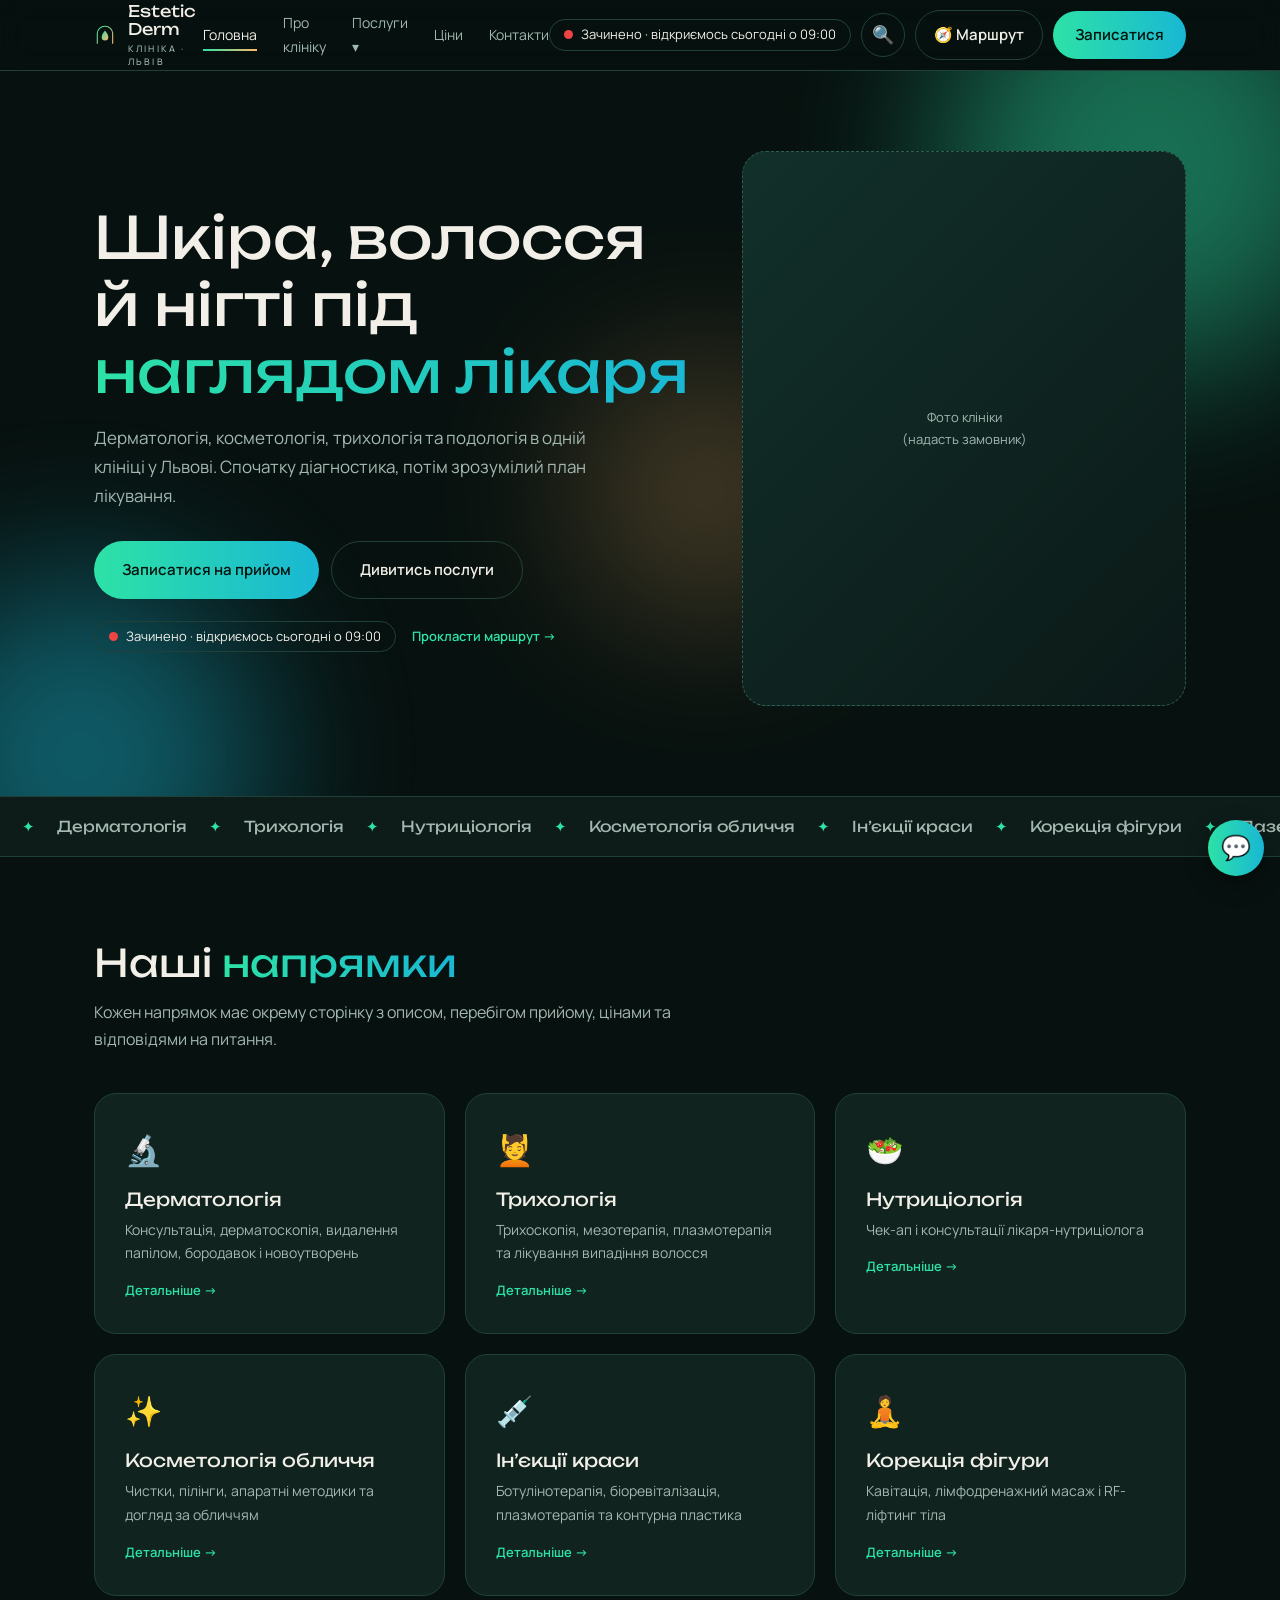
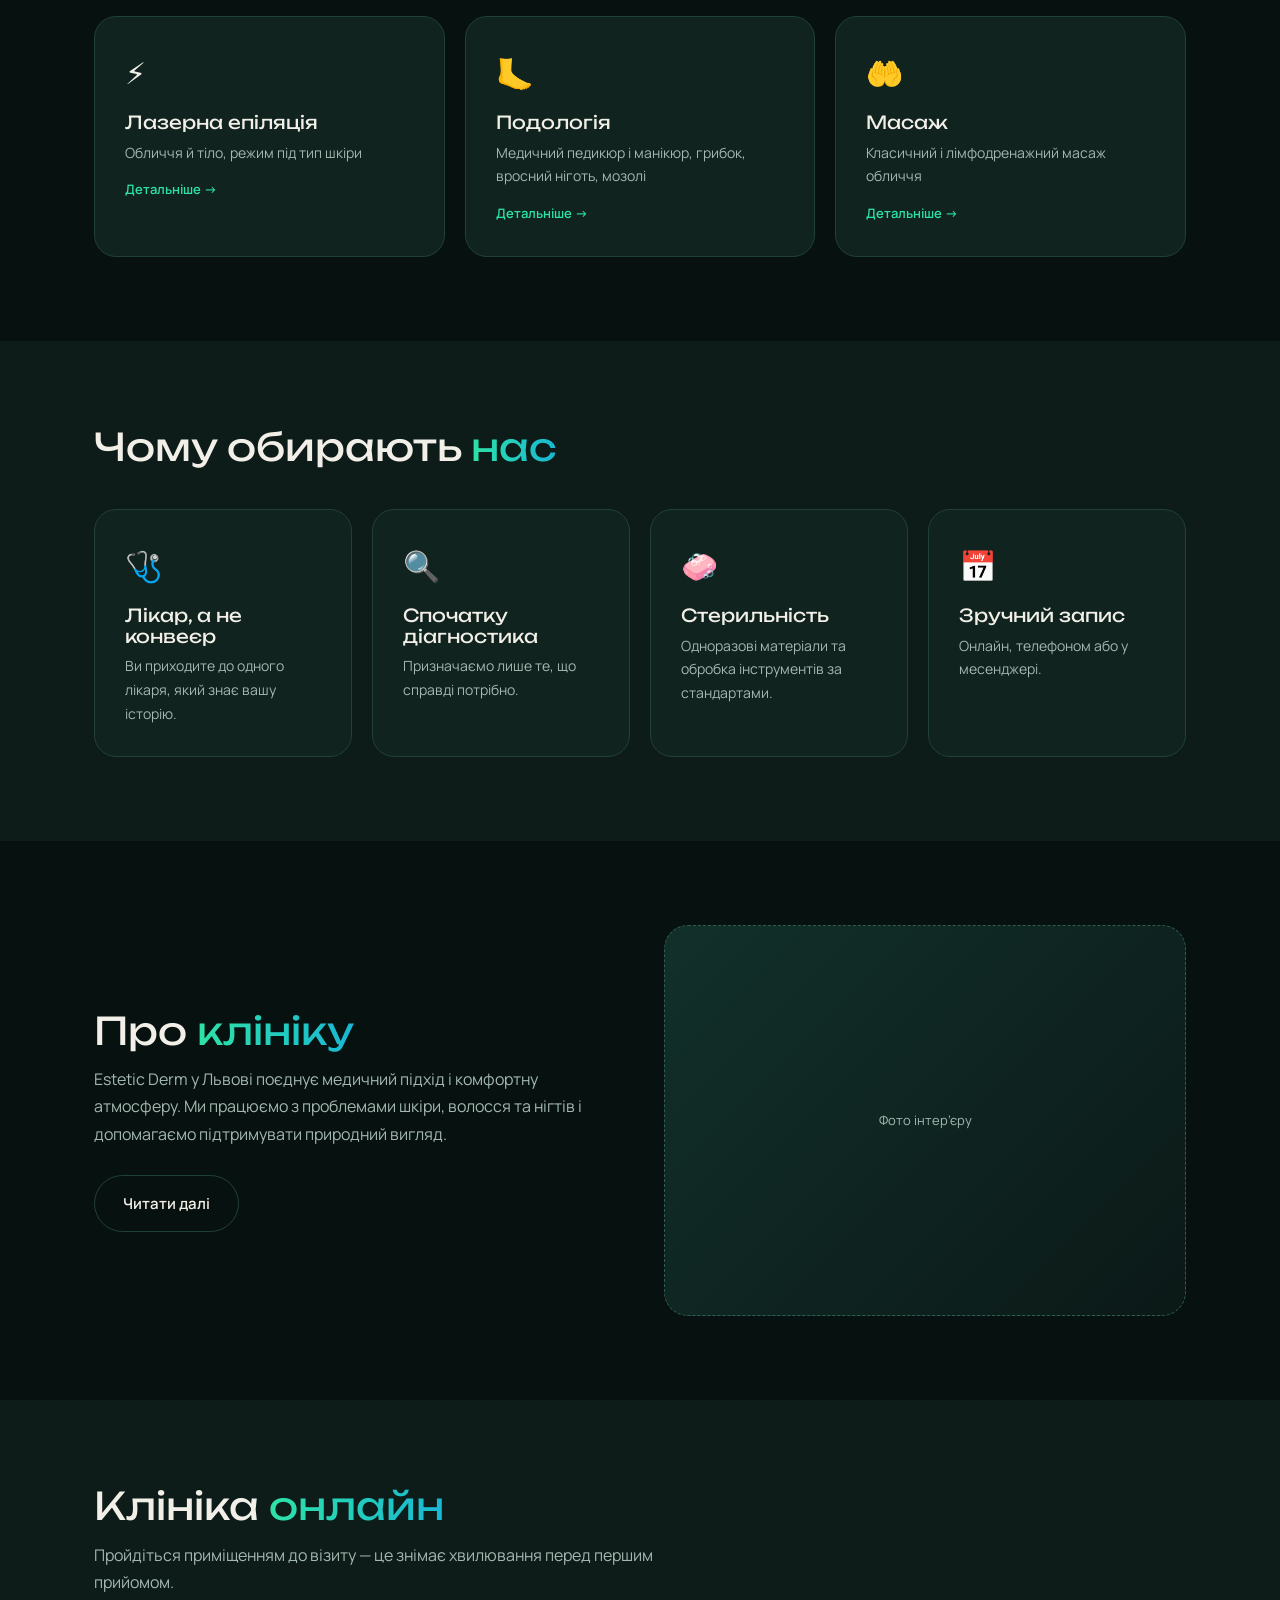
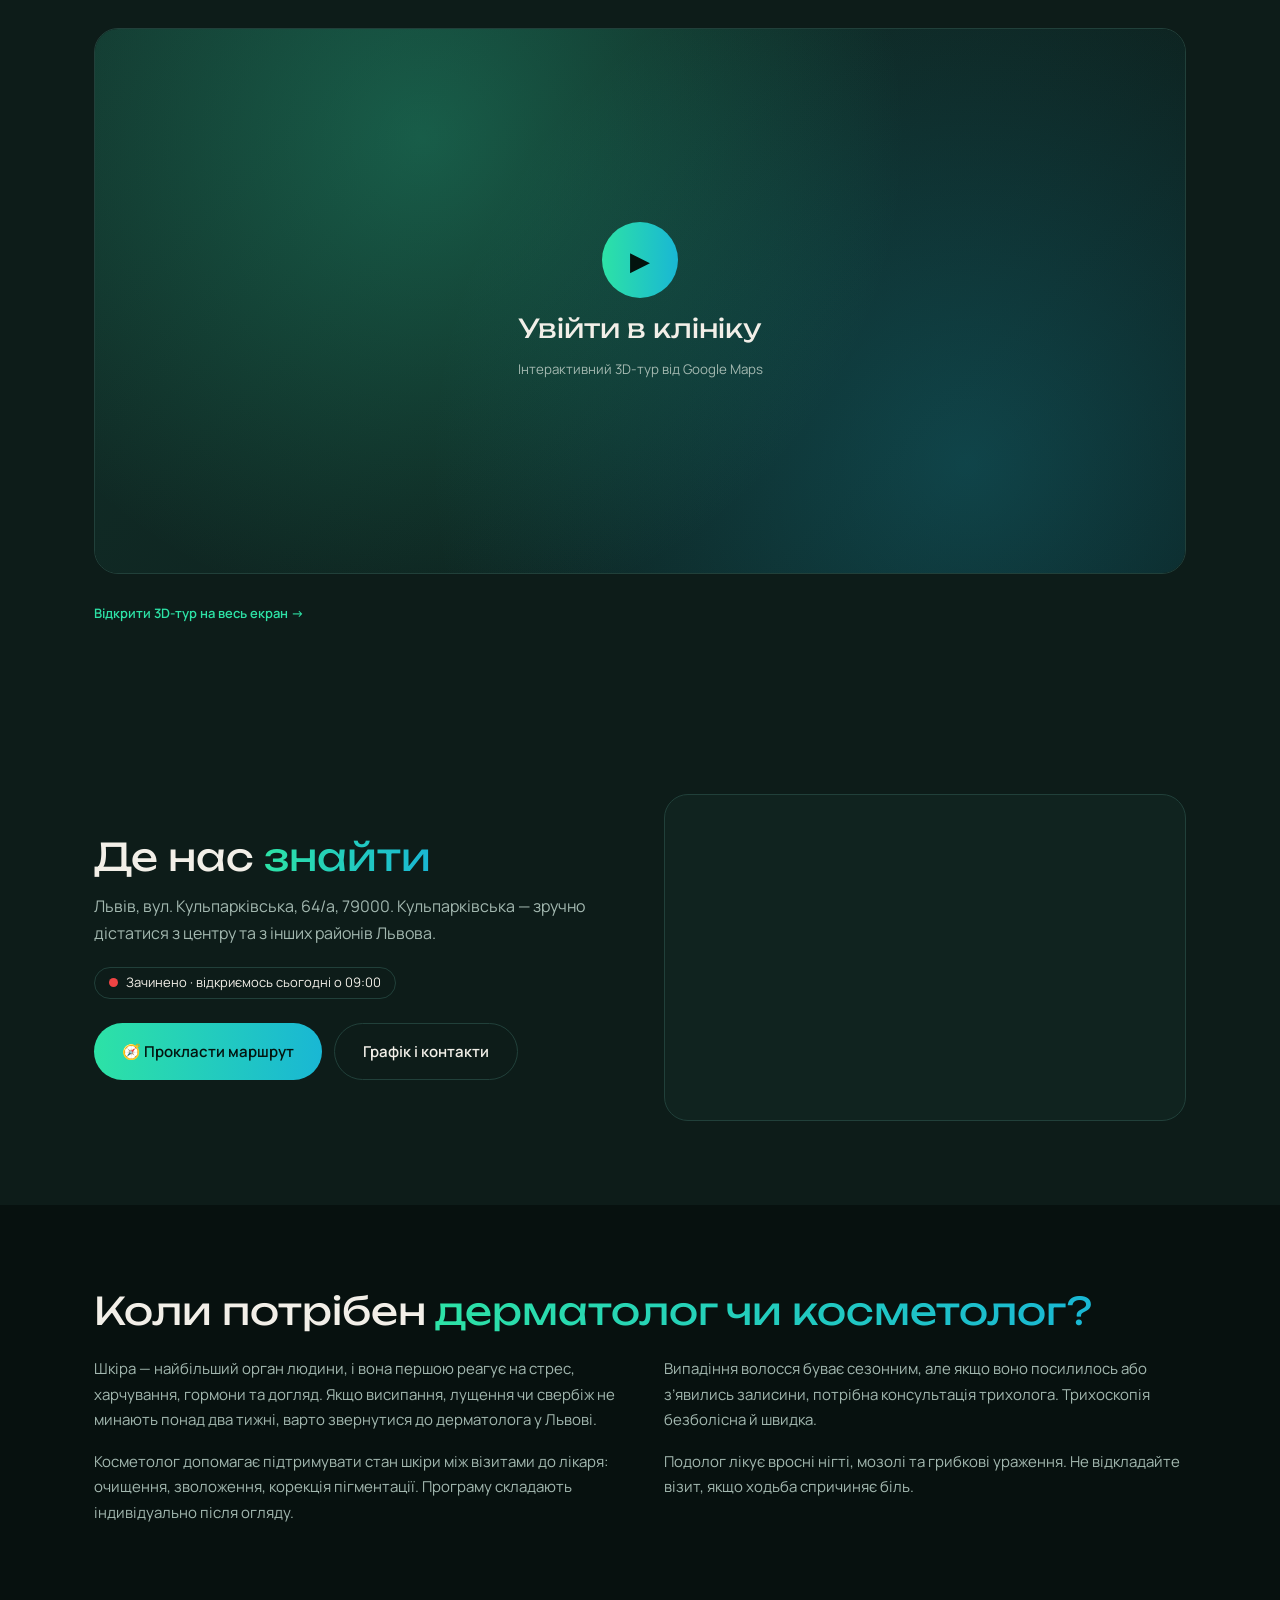
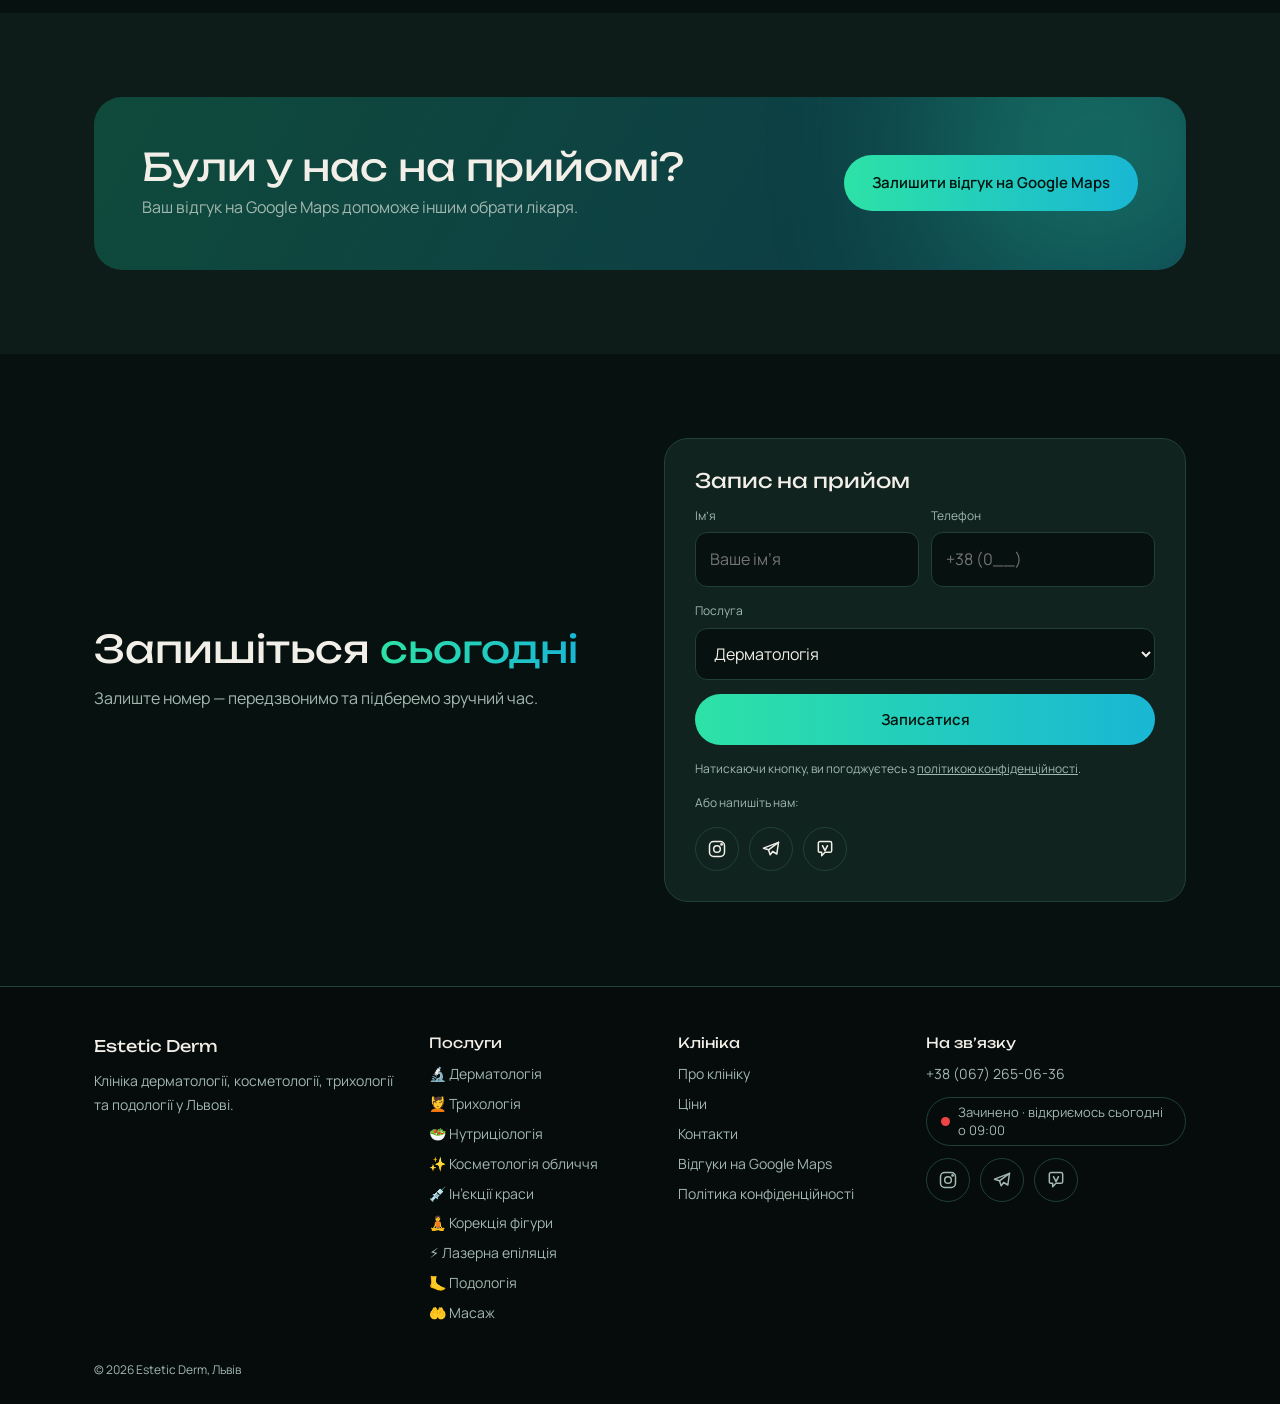
<file: index.html>
<!DOCTYPE html>
<html lang="uk"><head><meta charset="utf-8"><meta name="viewport" content="width=device-width,initial-scale=1,viewport-fit=cover"><title>Клініка дерматології та косметології у Львові | Estetic Derm</title><meta name="description" content="Estetic Derm у Львові: дерматолог, трихолог, нутриціолог, косметолог, ін’єкції краси, лазерна епіляція, подолог, масаж. Ціни та запис онлайн."><link rel="canonical" href="https://esteticderm.lviv.ua/"><meta name="robots" content="index,follow,max-image-preview:large"><meta name="theme-color" content="#07110f">
<meta property="og:type" content="website"><meta property="og:locale" content="uk_UA"><meta property="og:site_name" content="Estetic Derm"><meta property="og:title" content="Клініка дерматології та косметології у Львові | Estetic Derm"><meta property="og:description" content="Estetic Derm у Львові: дерматолог, трихолог, нутриціолог, косметолог, ін’єкції краси, лазерна епіляція, подолог, масаж. Ціни та запис онлайн."><meta property="og:url" content="https://esteticderm.lviv.ua/">
<!-- Google Search Console: <meta name="google-site-verification" content="КОД"> -->
<link rel="icon" href="/assets/favicon.svg" type="image/svg+xml"><link rel="preconnect" href="https://fonts.googleapis.com"><link rel="preconnect" href="https://fonts.gstatic.com" crossorigin><link href="https://fonts.googleapis.com/css2?family=Unbounded:wght@300;400;500&family=Manrope:wght@400;500;600&display=swap" rel="stylesheet"><link rel="stylesheet" href="/assets/style.css">
<script type="application/ld+json">{"@context":"https://schema.org","@graph":[{"@type":"MedicalClinic","@id":"https://esteticderm.lviv.ua/#clinic","name":"Estetic Derm","url":"https://esteticderm.lviv.ua/","telephone":"+380672650636","medicalSpecialty":"Dermatology","sameAs":["https://www.instagram.com/esteticdermlviv","https://t.me/+380672650636","https://maps.app.goo.gl/8QGpFPM9qLtyjUvM8"],"address":{"@type":"PostalAddress","streetAddress":"вул. Кульпарківська, 64/а","addressLocality":"Львів","addressCountry":"UA","postalCode":"79000"},"geo":{"@type":"GeoCoordinates","latitude":49.8261375,"longitude":23.9889812},"hasMap":"https://maps.app.goo.gl/8QGpFPM9qLtyjUvM8","openingHoursSpecification":[{"@type":"OpeningHoursSpecification","dayOfWeek":"Monday","opens":"09:00","closes":"20:00"},{"@type":"OpeningHoursSpecification","dayOfWeek":"Tuesday","opens":"09:00","closes":"20:00"},{"@type":"OpeningHoursSpecification","dayOfWeek":"Wednesday","opens":"09:00","closes":"20:00"},{"@type":"OpeningHoursSpecification","dayOfWeek":"Thursday","opens":"09:00","closes":"20:00"},{"@type":"OpeningHoursSpecification","dayOfWeek":"Friday","opens":"09:00","closes":"20:00"},{"@type":"OpeningHoursSpecification","dayOfWeek":"Saturday","opens":"09:00","closes":"15:00"}]}]}</script><script>document.documentElement.classList.add("js")</script></head>
<body data-s=""><header><div class="w hr"><a class="logo" href="/"><svg viewBox="0 0 40 40" fill="none" aria-hidden="true"><defs><linearGradient id="g" x1="0" y1="0" x2="1" y2="1"><stop offset="0" stop-color="#2de2a6"/><stop offset="1" stop-color="#ffb86b"/></linearGradient></defs><path d="M6 36V17C6 9.8 12.3 4 20 4s14 5.8 14 13v19" stroke="url(#g)" stroke-width="2"/><path d="M20 12c-4 5-6 8.5-6 12a6 6 0 0 0 12 0c0-3.500-2-7-6-12z" fill="url(#g)"/></svg><span class="lw">Estetic Derm<small>КЛІНІКА · ЛЬВІВ</small></span></a>
<nav id="nav"><a href="/" class="on">Головна</a><a href="/pro-nas/">Про клініку</a><div class="dd"><a href="/dermatologiya/">Послуги ▾</a><div class="ddm"><a href="/dermatologiya/">🔬 Дерматологія</a><a href="/trykhologiya/">💆 Трихологія</a><a href="/nutrytsiologiya/">🥗 Нутриціологія</a><a href="/kosmetologiya/">✨ Косметологія обличчя</a><a href="/inektsii-krasy/">💉 Ін’єкції краси</a><a href="/korektsiya-fihury/">🧘 Корекція фігури</a><a href="/lazerna-epilyatsiya/">⚡ Лазерна епіляція</a><a href="/podologiya/">🦶 Подологія</a><a href="/masazh/">🤲 Масаж</a></div></div><a href="/tsiny/">Ціни</a><a href="/kontakty/">Контакти</a></nav>
<div class="hbtns"><span class="live live-h" data-live></span><button class="ib" id="sbtn" aria-label="Пошук по сайту">🔍</button><a class="btn bl" id="rt" href="https://www.google.com/maps/dir/?api=1&destination=49.8261375%2C23.9889812" target="_blank" rel="noopener" style="padding:11px 18px">🧭 Маршрут</a><a class="btn bm hide-s" style="padding:11px 22px" href="/kontakty/">Записатися</a><button class="ib bg" id="bg" aria-label="Меню">☰</button></div></div></header><div id="pg"></div>
<div id="mm"><a href="/">Головна</a><a href="/pro-nas/">Про клініку</a><h3>Послуги</h3><a href="/dermatologiya/">🔬 Дерматологія</a><a href="/trykhologiya/">💆 Трихологія</a><a href="/nutrytsiologiya/">🥗 Нутриціологія</a><a href="/kosmetologiya/">✨ Косметологія обличчя</a><a href="/inektsii-krasy/">💉 Ін’єкції краси</a><a href="/korektsiya-fihury/">🧘 Корекція фігури</a><a href="/lazerna-epilyatsiya/">⚡ Лазерна епіляція</a><a href="/podologiya/">🦶 Подологія</a><a href="/masazh/">🤲 Масаж</a><a href="/tsiny/">Ціни</a><a href="/kontakty/">Контакти</a><span class="live" data-live></span><a class="btn bm" href="https://www.google.com/maps/dir/?api=1&destination=49.8261375%2C23.9889812" target="_blank" rel="noopener">🧭 Прокласти маршрут</a><a class="btn bl" href="tel:+380672650636">📞 +38 (067) 265-06-36</a><div class="soc"><a href="https://www.instagram.com/esteticdermlviv" target="_blank" rel="noopener" aria-label="Instagram"><svg viewBox="0 0 24 24"><rect x="3" y="3" width="18" height="18" rx="5"/><circle cx="12" cy="12" r="4"/><circle cx="17.5" cy="6.5" r=".8"/></svg></a><a href="https://t.me/+380672650636" target="_blank" rel="noopener" aria-label="Telegram"><svg viewBox="0 0 24 24"><path d="M21 4 3 11l6 2 2 6 3-4 5 3z"/><path d="m9 13 12-9"/></svg></a><a href="viber://chat?number=%2B380672650636" aria-label="Viber"><svg viewBox="0 0 24 24"><path d="M4 5a2 2 0 0 1 2-2h12a2 2 0 0 1 2 2v9a2 2 0 0 1-2 2h-6l-4 4v-4H6a2 2 0 0 1-2-2z"/><path d="m9 8 3 6 3-6"/></svg></a></div></div><main>
<section class="hero"><i class="blob b1"></i><i class="blob b2"></i><i class="blob b3"></i><div class="w hg"><div><h1>Шкіра, волосся й нігті під <span class="grad">наглядом лікаря</span></h1><p>Дерматологія, косметологія, трихологія та подологія в одній клініці у Львові. Спочатку діагностика, потім зрозумілий план лікування.</p><div class="bt"><a class="btn bm" href="/kontakty/">Записатися на прийом</a><a class="btn bl" href="/dermatologiya/">Дивитись послуги</a></div><div style="margin-top:22px;display:flex;gap:16px;align-items:center;flex-wrap:wrap"><span class="live" data-live></span><a class="more" style="margin:0" href="https://www.google.com/maps/dir/?api=1&destination=49.8261375%2C23.9889812" target="_blank" rel="noopener">Прокласти маршрут →</a></div></div><div class="ph">Фото клініки<br>(надасть замовник)</div></div></section>
<div class="mq" aria-hidden="true"><div><span>✦</span>Дерматологія<span>✦</span>Трихологія<span>✦</span>Нутриціологія<span>✦</span>Косметологія обличчя<span>✦</span>Ін’єкції краси<span>✦</span>Корекція фігури<span>✦</span>Лазерна епіляція<span>✦</span>Подологія<span>✦</span>Масаж<span>✦</span>Дерматологія<span>✦</span>Трихологія<span>✦</span>Нутриціологія<span>✦</span>Косметологія обличчя<span>✦</span>Ін’єкції краси<span>✦</span>Корекція фігури<span>✦</span>Лазерна епіляція<span>✦</span>Подологія<span>✦</span>Масаж<span>✦</span>Дерматологія<span>✦</span>Трихологія<span>✦</span>Нутриціологія<span>✦</span>Косметологія обличчя<span>✦</span>Ін’єкції краси<span>✦</span>Корекція фігури<span>✦</span>Лазерна епіляція<span>✦</span>Подологія<span>✦</span>Масаж<span>✦</span>Дерматологія<span>✦</span>Трихологія<span>✦</span>Нутриціологія<span>✦</span>Косметологія обличчя<span>✦</span>Ін’єкції краси<span>✦</span>Корекція фігури<span>✦</span>Лазерна епіляція<span>✦</span>Подологія<span>✦</span>Масаж</div></div>
<section><div class="w"><h2 class="rv">Наші <span class="grad">напрямки</span></h2><p class="lead rv">Кожен напрямок має окрему сторінку з описом, перебігом прийому, цінами та відповідями на питання.</p><div class="cards"><a class="card rv" href="/dermatologiya/"><span class="ic">🔬</span><h3>Дерматологія</h3><p>Консультація, дерматоскопія, видалення папілом, бородавок і новоутворень</p><span class="more">Детальніше →</span></a><a class="card rv" href="/trykhologiya/"><span class="ic">💆</span><h3>Трихологія</h3><p>Трихоскопія, мезотерапія, плазмотерапія та лікування випадіння волосся</p><span class="more">Детальніше →</span></a><a class="card rv" href="/nutrytsiologiya/"><span class="ic">🥗</span><h3>Нутриціологія</h3><p>Чек-ап і консультації лікаря-нутриціолога</p><span class="more">Детальніше →</span></a><a class="card rv" href="/kosmetologiya/"><span class="ic">✨</span><h3>Косметологія обличчя</h3><p>Чистки, пілінги, апаратні методики та догляд за обличчям</p><span class="more">Детальніше →</span></a><a class="card rv" href="/inektsii-krasy/"><span class="ic">💉</span><h3>Ін’єкції краси</h3><p>Ботулінотерапія, біоревіталізація, плазмотерапія та контурна пластика</p><span class="more">Детальніше →</span></a><a class="card rv" href="/korektsiya-fihury/"><span class="ic">🧘</span><h3>Корекція фігури</h3><p>Кавітація, лімфодренажний масаж і RF-ліфтинг тіла</p><span class="more">Детальніше →</span></a><a class="card rv" href="/lazerna-epilyatsiya/"><span class="ic">⚡</span><h3>Лазерна епіляція</h3><p>Обличчя й тіло, режим під тип шкіри</p><span class="more">Детальніше →</span></a><a class="card rv" href="/podologiya/"><span class="ic">🦶</span><h3>Подологія</h3><p>Медичний педикюр і манікюр, грибок, вросний ніготь, мозолі</p><span class="more">Детальніше →</span></a><a class="card rv" href="/masazh/"><span class="ic">🤲</span><h3>Масаж</h3><p>Класичний і лімфодренажний масаж обличчя</p><span class="more">Детальніше →</span></a></div></div></section>
<section class="alt"><div class="w"><h2 class="rv">Чому обирають <span class="grad">нас</span></h2><div class="cards f4"><div class="card rv"><span class="ic">🩺</span><h3>Лікар, а не конвеєр</h3><p>Ви приходите до одного лікаря, який знає вашу історію.</p></div><div class="card rv"><span class="ic">🔍</span><h3>Спочатку діагностика</h3><p>Призначаємо лише те, що справді потрібно.</p></div><div class="card rv"><span class="ic">🧼</span><h3>Стерильність</h3><p>Одноразові матеріали та обробка інструментів за стандартами.</p></div><div class="card rv"><span class="ic">📅</span><h3>Зручний запис</h3><p>Онлайн, телефоном або у месенджері.</p></div></div></div></section>
<section><div class="w two"><div class="rv"><h2>Про <span class="grad">клініку</span></h2><p class="lead">Estetic Derm у Львові поєднує медичний підхід і комфортну атмосферу. Ми працюємо з проблемами шкіри, волосся та нігтів і допомагаємо підтримувати природний вигляд.</p><br><a class="btn bl" href="/pro-nas/">Читати далі</a></div><div class="ph rv" style="aspect-ratio:4/3">Фото інтер’єру</div></div></section>
<section class="alt"><div class="w"><h2 class="rv">Клініка <span class="grad">онлайн</span></h2><p class="lead rv">Пройдіться приміщенням до візиту — це знімає хвилювання перед першим прийомом.</p><div class="tourbox rv"><div class="tour-stage"><button type="button" class="tour-cover" data-tour="https://www.google.com/maps/embed?pb=!4v1731500000000!6m8!1m7!1sCIABIhCFaXc7Imheq2GH0orsE_4G!2m2!1d49.8261625!2d23.9889966!3f262.8!4f15.57!5f0.7820865974627469"><span class="play">▶</span><b>Увійти в клініку</b><small>Інтерактивний 3D-тур від Google Maps</small></button></div><a class="more" href="https://maps.app.goo.gl/uFh9UYyHng8m1JB96" target="_blank" rel="noopener">Відкрити 3D-тур на весь екран →</a></div></div></section>
<section class="alt"><div class="w two"><div class="rv"><h2>Де нас <span class="grad">знайти</span></h2><p class="lead">Львів, вул. Кульпарківська, 64/а, 79000. Кульпарківська — зручно дістатися з центру та з інших районів Львова.</p><div style="margin-top:20px"><span class="live" data-live></span></div><div class="bt" style="margin-top:24px"><a class="btn bm" href="https://www.google.com/maps/dir/?api=1&destination=49.8261375%2C23.9889812" target="_blank" rel="noopener">🧭 Прокласти маршрут</a><a class="btn bl" href="/kontakty/">Графік і контакти</a></div></div><div class="mapbox rv"><iframe src="https://maps.google.com/maps?q=49.8261375,23.9889812&hl=uk&z=17&output=embed" title="Estetic Derm на карті Google" loading="lazy" referrerpolicy="no-referrer-when-downgrade"></iframe></div></div></section>
<section><div class="w"><h2 class="rv">Коли потрібен <span class="grad">дерматолог чи косметолог?</span></h2><div class="seo rv"><p>Шкіра — найбільший орган людини, і вона першою реагує на стрес, харчування, гормони та догляд. Якщо висипання, лущення чи свербіж не минають понад два тижні, варто звернутися до дерматолога у Львові.</p><p>Косметолог допомагає підтримувати стан шкіри між візитами до лікаря: очищення, зволоження, корекція пігментації. Програму складають індивідуально після огляду.</p><p>Випадіння волосся буває сезонним, але якщо воно посилилось або з’явились залисини, потрібна консультація трихолога. Трихоскопія безболісна й швидка.</p><p>Подолог лікує вросні нігті, мозолі та грибкові ураження. Не відкладайте візит, якщо ходьба спричиняє біль.</p></div></div></section>
<section class="alt"><div class="w"><div class="cta rv"><div><h2 style="margin:0 0 6px">Були у нас на прийомі?</h2><p class="lead">Ваш відгук на Google Maps допоможе іншим обрати лікаря.</p></div><a class="btn bm" href="https://maps.app.goo.gl/8QGpFPM9qLtyjUvM8" target="_blank" rel="noopener">Залишити відгук на Google Maps</a></div></div></section>
<section><div class="w two"><div class="rv"><h2>Запишіться <span class="grad">сьогодні</span></h2><p class="lead">Залиште номер — передзвонимо та підберемо зручний час.</p></div><div class="rv"><form onsubmit="return false"><h2 style="font-size:20px;margin:0">Запис на прийом</h2><div class="r2"><div><label for="fn">Ім’я</label><input id="fn" name="n" required autocomplete="name" placeholder="Ваше ім’я"></div><div><label for="ft">Телефон</label><input id="ft" name="t" type="tel" required autocomplete="tel" inputmode="tel" placeholder="+38 (0__)"></div></div><div><label for="fs">Послуга</label><select id="fs" name="s"><option>Дерматологія</option><option>Трихологія</option><option>Нутриціологія</option><option>Косметологія обличчя</option><option>Ін’єкції краси</option><option>Корекція фігури</option><option>Лазерна епіляція</option><option>Подологія</option><option>Масаж</option></select></div><input name="website" tabindex="-1" autocomplete="off" aria-hidden="true" style="position:absolute;left:-9999px;width:1px;height:1px;opacity:0"><button class="btn bm" type="submit">Записатися</button><p class="note">Натискаючи кнопку, ви погоджуєтесь з <a href="/polityka-konfidentsiynosti/" style="text-decoration:underline">політикою конфіденційності</a>.</p><p class="note">Або напишіть нам:</p><div class="soc"><a href="https://www.instagram.com/esteticdermlviv" target="_blank" rel="noopener" aria-label="Instagram"><svg viewBox="0 0 24 24"><rect x="3" y="3" width="18" height="18" rx="5"/><circle cx="12" cy="12" r="4"/><circle cx="17.5" cy="6.5" r=".8"/></svg></a><a href="https://t.me/+380672650636" target="_blank" rel="noopener" aria-label="Telegram"><svg viewBox="0 0 24 24"><path d="M21 4 3 11l6 2 2 6 3-4 5 3z"/><path d="m9 13 12-9"/></svg></a><a href="viber://chat?number=%2B380672650636" aria-label="Viber"><svg viewBox="0 0 24 24"><path d="M4 5a2 2 0 0 1 2-2h12a2 2 0 0 1 2 2v9a2 2 0 0 1-2 2h-6l-4 4v-4H6a2 2 0 0 1-2-2z"/><path d="m9 8 3 6 3-6"/></svg></a></div></form></div></div></section></main><footer><div class="w"><div class="fg"><div><span class="lw" style="color:var(--text)">Estetic Derm</span><p style="margin-top:10px;max-width:300px">Клініка дерматології, косметології, трихології та подології у Львові.</p></div><div><h3>Послуги</h3><a href="/dermatologiya/">🔬 Дерматологія</a><a href="/trykhologiya/">💆 Трихологія</a><a href="/nutrytsiologiya/">🥗 Нутриціологія</a><a href="/kosmetologiya/">✨ Косметологія обличчя</a><a href="/inektsii-krasy/">💉 Ін’єкції краси</a><a href="/korektsiya-fihury/">🧘 Корекція фігури</a><a href="/lazerna-epilyatsiya/">⚡ Лазерна епіляція</a><a href="/podologiya/">🦶 Подологія</a><a href="/masazh/">🤲 Масаж</a></div><div><h3>Клініка</h3><a href="/pro-nas/">Про клініку</a><a href="/tsiny/">Ціни</a><a href="/kontakty/">Контакти</a><a href="https://maps.app.goo.gl/8QGpFPM9qLtyjUvM8" target="_blank" rel="noopener">Відгуки на Google Maps</a><a href="/polityka-konfidentsiynosti/">Політика конфіденційності</a></div><div><h3>На зв’язку</h3><a href="tel:+380672650636">+38 (067) 265-06-36</a><span class="live" data-live style="margin:8px 0 12px"></span><div class="soc"><a href="https://www.instagram.com/esteticdermlviv" target="_blank" rel="noopener" aria-label="Instagram"><svg viewBox="0 0 24 24"><rect x="3" y="3" width="18" height="18" rx="5"/><circle cx="12" cy="12" r="4"/><circle cx="17.5" cy="6.5" r=".8"/></svg></a><a href="https://t.me/+380672650636" target="_blank" rel="noopener" aria-label="Telegram"><svg viewBox="0 0 24 24"><path d="M21 4 3 11l6 2 2 6 3-4 5 3z"/><path d="m9 13 12-9"/></svg></a><a href="viber://chat?number=%2B380672650636" aria-label="Viber"><svg viewBox="0 0 24 24"><path d="M4 5a2 2 0 0 1 2-2h12a2 2 0 0 1 2 2v9a2 2 0 0 1-2 2h-6l-4 4v-4H6a2 2 0 0 1-2-2z"/><path d="m9 8 3 6 3-6"/></svg></a></div></div></div><p class="note" style="margin-top:32px">© 2026 Estetic Derm, Львів</p></div></footer>
<div class="mbar"><a class="btn bl" href="tel:+380672650636">📞 Подзвонити</a><a class="btn bl" href="https://www.google.com/maps/dir/?api=1&destination=49.8261375%2C23.9889812" target="_blank" rel="noopener">🧭 Маршрут</a><a class="btn bm" href="/kontakty/">Записатися</a></div>
<div id="so"><div class="sb"><input id="si" placeholder="Знайти послугу чи сторінку…" autocomplete="off" aria-label="Пошук"><div id="sres"></div></div></div>
<div id="fab"><div class="fl"><a href="https://t.me/+380672650636" target="_blank" rel="noopener">Telegram</a><a href="viber://chat?number=%2B380672650636">Viber</a><a href="https://www.instagram.com/esteticdermlviv" target="_blank" rel="noopener">Instagram</a><a href="tel:+380672650636">Подзвонити</a></div><button id="fb" aria-label="Швидкий зв’язок">💬</button></div><div class="toast" id="toast" role="status"></div><script src="/assets/analytics.js" defer></script><script src="/assets/app.js" defer></script></body></html>
</file>
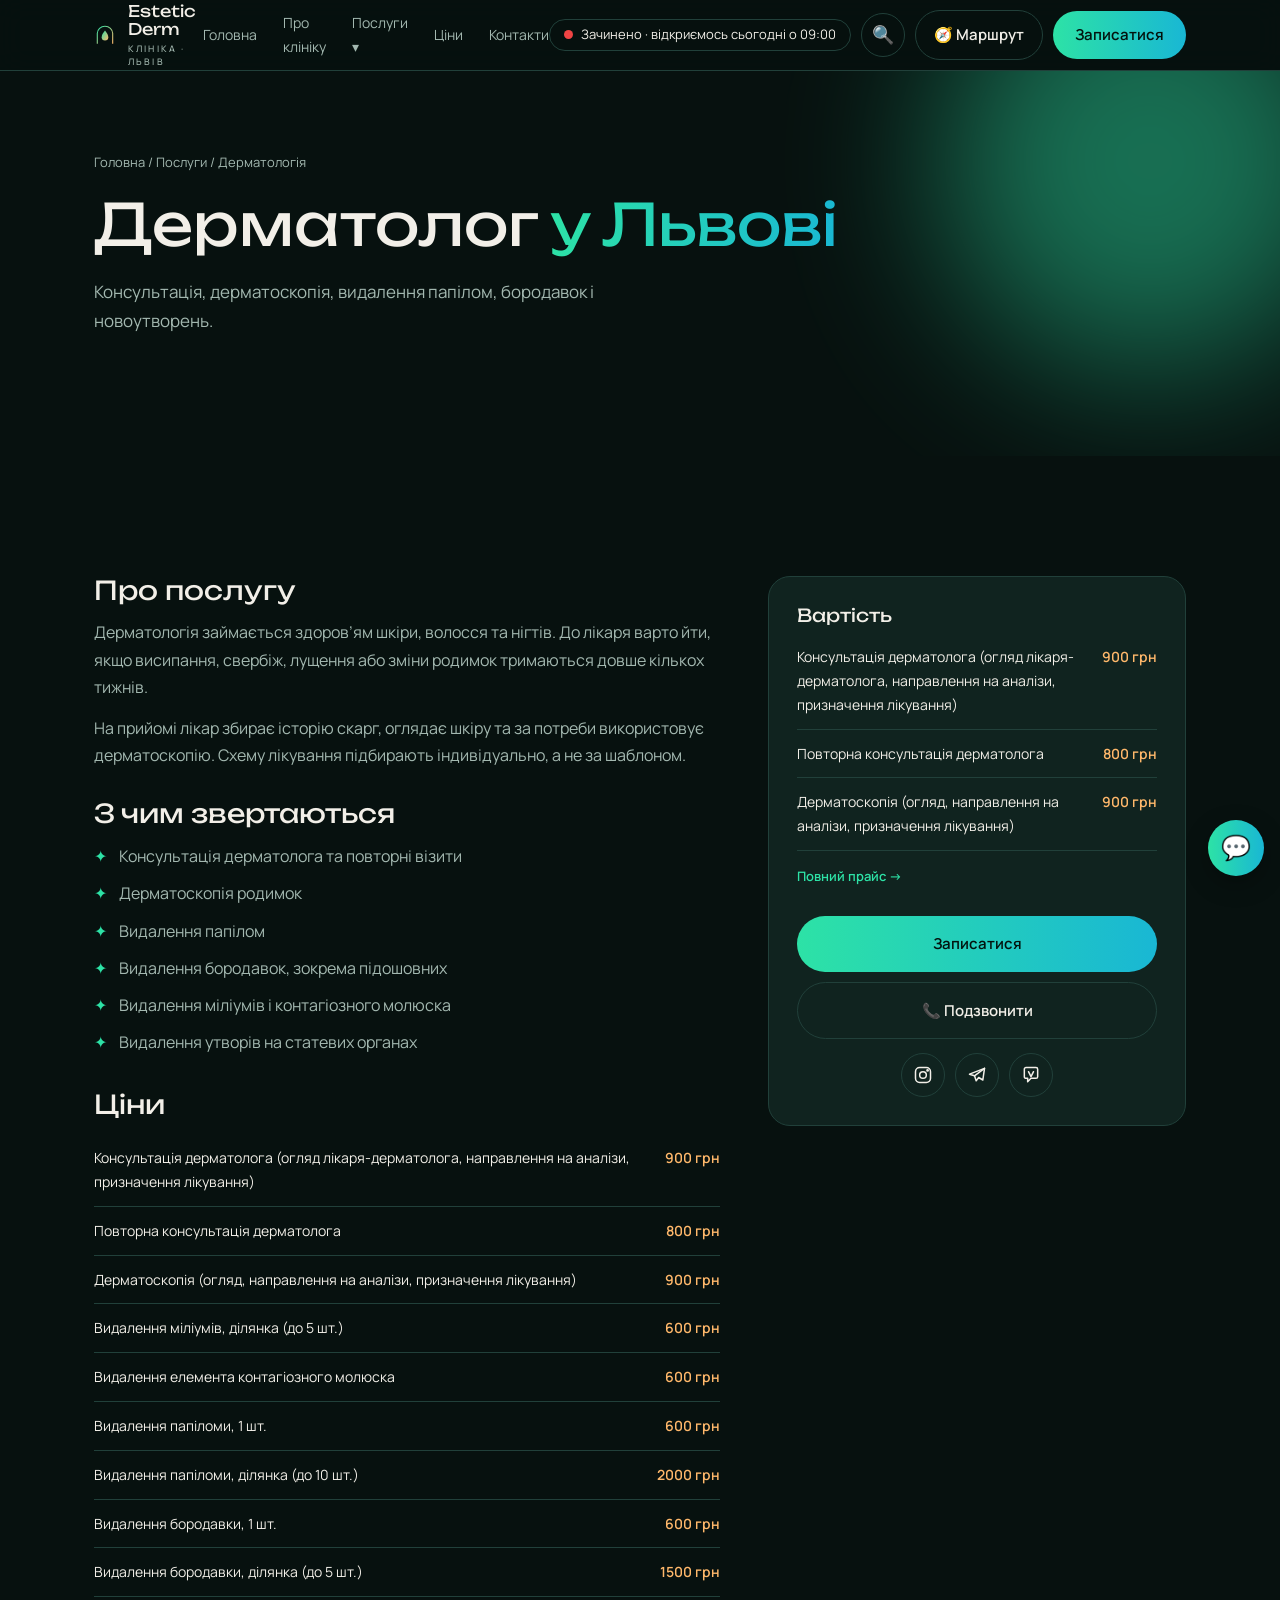
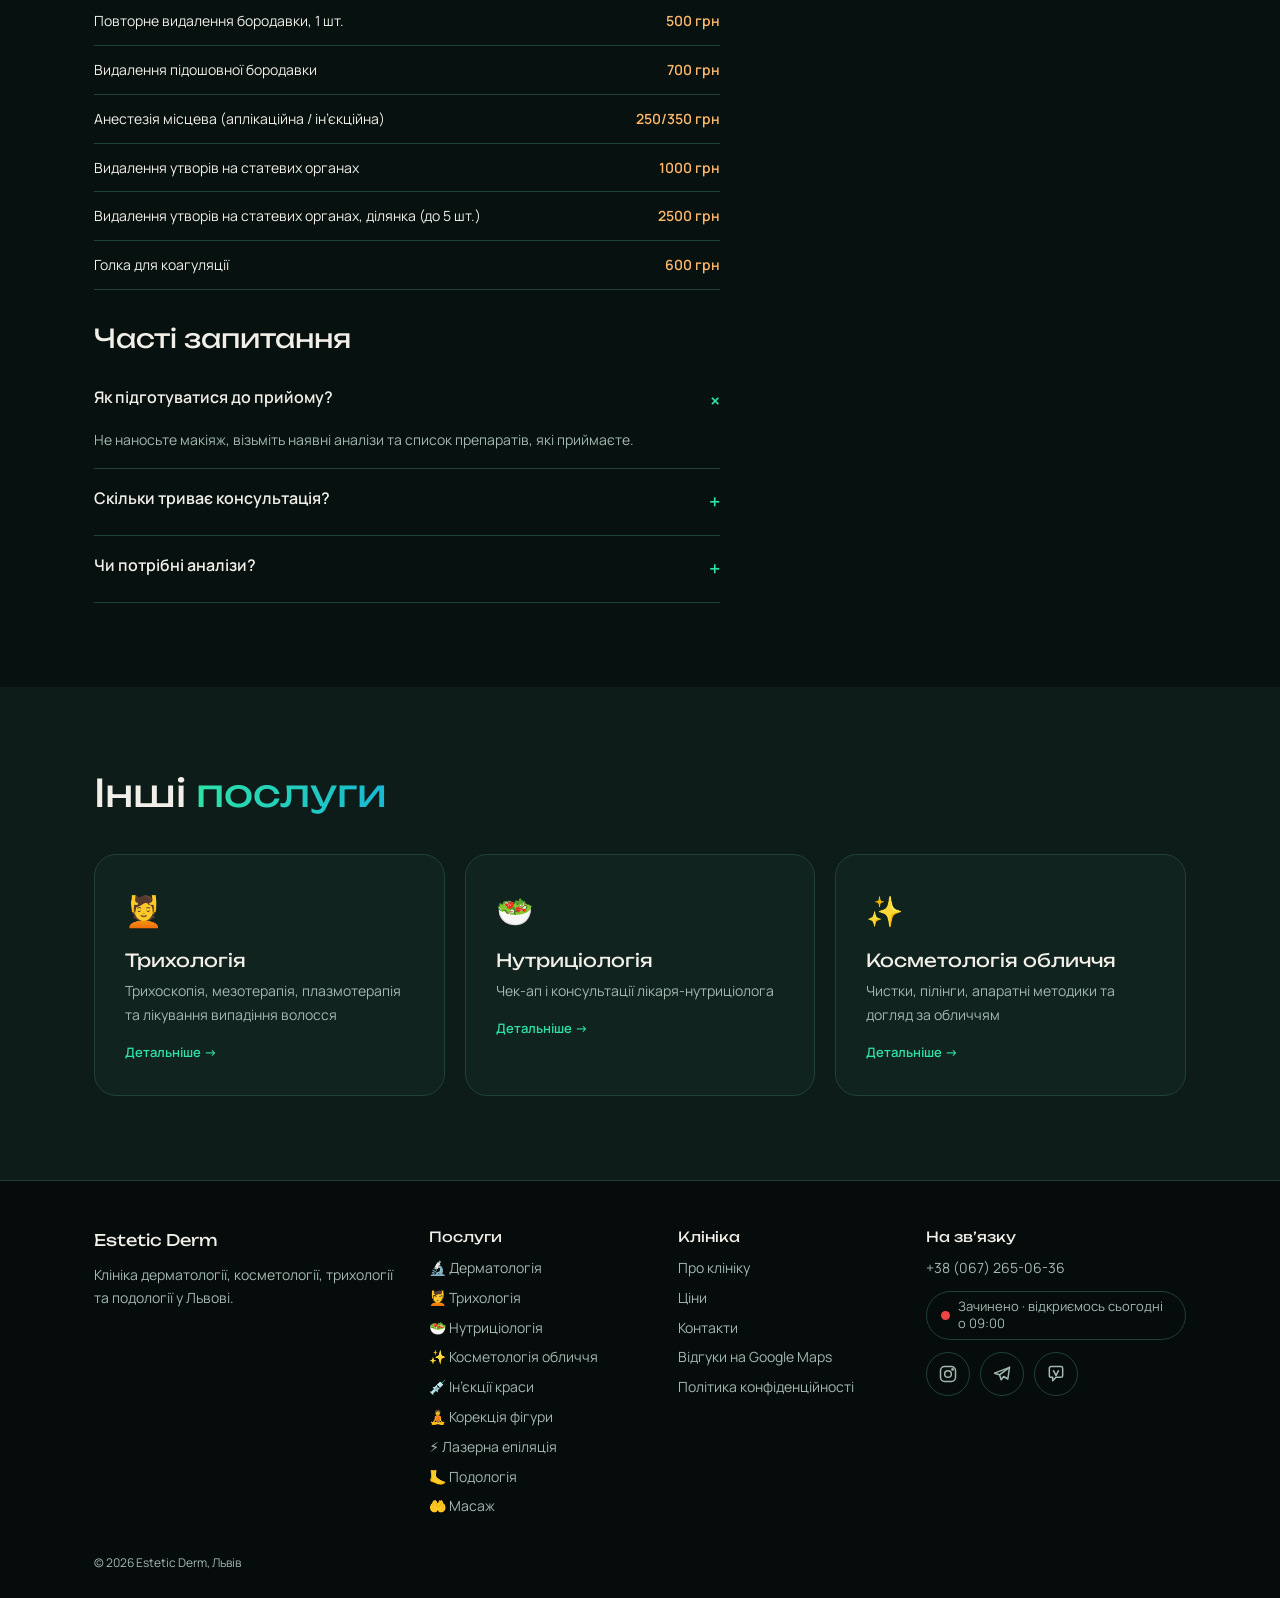
<file: dermatologiya/index.html>
<!DOCTYPE html>
<html lang="uk"><head><meta charset="utf-8"><meta name="viewport" content="width=device-width,initial-scale=1,viewport-fit=cover"><title>Дерматолог у Львові | Estetic Derm</title><meta name="description" content="Дерматолог у Львові. Дерматологія займається здоров’ям шкіри, волосся та нігтів. До лікаря варто йти, якщо висипання, свербіж, лущення або зміни родимок…"><link rel="canonical" href="https://esteticderm.lviv.ua/dermatologiya/"><meta name="robots" content="index,follow,max-image-preview:large"><meta name="theme-color" content="#07110f">
<meta property="og:type" content="website"><meta property="og:locale" content="uk_UA"><meta property="og:site_name" content="Estetic Derm"><meta property="og:title" content="Дерматолог у Львові | Estetic Derm"><meta property="og:description" content="Дерматолог у Львові. Дерматологія займається здоров’ям шкіри, волосся та нігтів. До лікаря варто йти, якщо висипання, свербіж, лущення або зміни родимок…"><meta property="og:url" content="https://esteticderm.lviv.ua/dermatologiya/">
<!-- Google Search Console: <meta name="google-site-verification" content="КОД"> -->
<link rel="icon" href="/assets/favicon.svg" type="image/svg+xml"><link rel="preconnect" href="https://fonts.googleapis.com"><link rel="preconnect" href="https://fonts.gstatic.com" crossorigin><link href="https://fonts.googleapis.com/css2?family=Unbounded:wght@300;400;500&family=Manrope:wght@400;500;600&display=swap" rel="stylesheet"><link rel="stylesheet" href="/assets/style.css">
<script type="application/ld+json">{"@context":"https://schema.org","@graph":[{"@type":"MedicalClinic","@id":"https://esteticderm.lviv.ua/#clinic","name":"Estetic Derm","url":"https://esteticderm.lviv.ua/","telephone":"+380672650636","medicalSpecialty":"Dermatology","sameAs":["https://www.instagram.com/esteticdermlviv","https://t.me/+380672650636","https://maps.app.goo.gl/8QGpFPM9qLtyjUvM8"],"address":{"@type":"PostalAddress","streetAddress":"вул. Кульпарківська, 64/а","addressLocality":"Львів","addressCountry":"UA","postalCode":"79000"},"geo":{"@type":"GeoCoordinates","latitude":49.8261375,"longitude":23.9889812},"hasMap":"https://maps.app.goo.gl/8QGpFPM9qLtyjUvM8","openingHoursSpecification":[{"@type":"OpeningHoursSpecification","dayOfWeek":"Monday","opens":"09:00","closes":"20:00"},{"@type":"OpeningHoursSpecification","dayOfWeek":"Tuesday","opens":"09:00","closes":"20:00"},{"@type":"OpeningHoursSpecification","dayOfWeek":"Wednesday","opens":"09:00","closes":"20:00"},{"@type":"OpeningHoursSpecification","dayOfWeek":"Thursday","opens":"09:00","closes":"20:00"},{"@type":"OpeningHoursSpecification","dayOfWeek":"Friday","opens":"09:00","closes":"20:00"},{"@type":"OpeningHoursSpecification","dayOfWeek":"Saturday","opens":"09:00","closes":"15:00"}]},{"@type":"BreadcrumbList","itemListElement":[{"@type":"ListItem","position":1,"name":"Головна","item":"https://esteticderm.lviv.ua/"},{"@type":"ListItem","position":2,"name":"Послуги","item":"https://esteticderm.lviv.ua/dermatologiya/"},{"@type":"ListItem","position":3,"name":"Дерматологія","item":"https://esteticderm.lviv.ua/dermatologiya/"}]},{"@type":"FAQPage","mainEntity":[{"@type":"Question","name":"Як підготуватися до прийому?","acceptedAnswer":{"@type":"Answer","text":"Не наносьте макіяж, візьміть наявні аналізи та список препаратів, які приймаєте."}},{"@type":"Question","name":"Скільки триває консультація?","acceptedAnswer":{"@type":"Answer","text":"Зазвичай 30–40 хвилин, залежно від скарг."}},{"@type":"Question","name":"Чи потрібні аналізи?","acceptedAnswer":{"@type":"Answer","text":"Лікар призначить їх лише за потреби."}}]}]}</script><script>document.documentElement.classList.add("js")</script></head>
<body data-s="Дерматологія"><header><div class="w hr"><a class="logo" href="/"><svg viewBox="0 0 40 40" fill="none" aria-hidden="true"><defs><linearGradient id="g" x1="0" y1="0" x2="1" y2="1"><stop offset="0" stop-color="#2de2a6"/><stop offset="1" stop-color="#ffb86b"/></linearGradient></defs><path d="M6 36V17C6 9.8 12.3 4 20 4s14 5.8 14 13v19" stroke="url(#g)" stroke-width="2"/><path d="M20 12c-4 5-6 8.5-6 12a6 6 0 0 0 12 0c0-3.500-2-7-6-12z" fill="url(#g)"/></svg><span class="lw">Estetic Derm<small>КЛІНІКА · ЛЬВІВ</small></span></a>
<nav id="nav"><a href="/">Головна</a><a href="/pro-nas/">Про клініку</a><div class="dd"><a href="/dermatologiya/">Послуги ▾</a><div class="ddm"><a href="/dermatologiya/" class="on">🔬 Дерматологія</a><a href="/trykhologiya/">💆 Трихологія</a><a href="/nutrytsiologiya/">🥗 Нутриціологія</a><a href="/kosmetologiya/">✨ Косметологія обличчя</a><a href="/inektsii-krasy/">💉 Ін’єкції краси</a><a href="/korektsiya-fihury/">🧘 Корекція фігури</a><a href="/lazerna-epilyatsiya/">⚡ Лазерна епіляція</a><a href="/podologiya/">🦶 Подологія</a><a href="/masazh/">🤲 Масаж</a></div></div><a href="/tsiny/">Ціни</a><a href="/kontakty/">Контакти</a></nav>
<div class="hbtns"><span class="live live-h" data-live></span><button class="ib" id="sbtn" aria-label="Пошук по сайту">🔍</button><a class="btn bl" id="rt" href="https://www.google.com/maps/dir/?api=1&destination=49.8261375%2C23.9889812" target="_blank" rel="noopener" style="padding:11px 18px">🧭 Маршрут</a><a class="btn bm hide-s" style="padding:11px 22px" href="/kontakty/">Записатися</a><button class="ib bg" id="bg" aria-label="Меню">☰</button></div></div></header><div id="pg"></div>
<div id="mm"><a href="/">Головна</a><a href="/pro-nas/">Про клініку</a><h3>Послуги</h3><a href="/dermatologiya/" class="on">🔬 Дерматологія</a><a href="/trykhologiya/">💆 Трихологія</a><a href="/nutrytsiologiya/">🥗 Нутриціологія</a><a href="/kosmetologiya/">✨ Косметологія обличчя</a><a href="/inektsii-krasy/">💉 Ін’єкції краси</a><a href="/korektsiya-fihury/">🧘 Корекція фігури</a><a href="/lazerna-epilyatsiya/">⚡ Лазерна епіляція</a><a href="/podologiya/">🦶 Подологія</a><a href="/masazh/">🤲 Масаж</a><a href="/tsiny/">Ціни</a><a href="/kontakty/">Контакти</a><span class="live" data-live></span><a class="btn bm" href="https://www.google.com/maps/dir/?api=1&destination=49.8261375%2C23.9889812" target="_blank" rel="noopener">🧭 Прокласти маршрут</a><a class="btn bl" href="tel:+380672650636">📞 +38 (067) 265-06-36</a><div class="soc"><a href="https://www.instagram.com/esteticdermlviv" target="_blank" rel="noopener" aria-label="Instagram"><svg viewBox="0 0 24 24"><rect x="3" y="3" width="18" height="18" rx="5"/><circle cx="12" cy="12" r="4"/><circle cx="17.5" cy="6.5" r=".8"/></svg></a><a href="https://t.me/+380672650636" target="_blank" rel="noopener" aria-label="Telegram"><svg viewBox="0 0 24 24"><path d="M21 4 3 11l6 2 2 6 3-4 5 3z"/><path d="m9 13 12-9"/></svg></a><a href="viber://chat?number=%2B380672650636" aria-label="Viber"><svg viewBox="0 0 24 24"><path d="M4 5a2 2 0 0 1 2-2h12a2 2 0 0 1 2 2v9a2 2 0 0 1-2 2h-6l-4 4v-4H6a2 2 0 0 1-2-2z"/><path d="m9 8 3 6 3-6"/></svg></a></div></div><main>
<section class="hero"><i class="blob b1"></i><div class="w"><div class="crumbs"><a href="/">Головна</a> / <a href="/dermatologiya/">Послуги</a> / Дерматологія</div><h1>Дерматолог <span class="grad">у Львові</span></h1><p class="lead">Консультація, дерматоскопія, видалення папілом, бородавок і новоутворень.</p></div></section>
<section><div class="w"><div class="sp"><div><h2 class="rv" style="font-size:26px">Про послугу</h2><p class="lead rv" style="margin-bottom:14px;max-width:none">Дерматологія займається здоров’ям шкіри, волосся та нігтів. До лікаря варто йти, якщо висипання, свербіж, лущення або зміни родимок тримаються довше кількох тижнів.</p><p class="lead rv" style="margin-bottom:14px;max-width:none">На прийомі лікар збирає історію скарг, оглядає шкіру та за потреби використовує дерматоскопію. Схему лікування підбирають індивідуально, а не за шаблоном.</p><h2 class="rv" style="font-size:26px;margin-top:30px">З чим звертаються</h2><ul class="list rv"><li>Консультація дерматолога та повторні візити</li><li>Дерматоскопія родимок</li><li>Видалення папілом</li><li>Видалення бородавок, зокрема підошовних</li><li>Видалення міліумів і контагіозного молюска</li><li>Видалення утворів на статевих органах</li></ul><h2 class="rv" id="ceny" style="font-size:26px;margin-top:34px">Ціни</h2><div class="rv"><div class="pr"><span>Консультація дерматолога (огляд лікаря-дерматолога, направлення на аналізи, призначення лікування)</span><b>900 грн</b></div><div class="pr"><span>Повторна консультація дерматолога</span><b>800 грн</b></div><div class="pr"><span>Дерматоскопія (огляд, направлення на аналізи, призначення лікування)</span><b>900 грн</b></div><div class="pr"><span>Видалення міліумів, ділянка (до 5 шт.)</span><b>600 грн</b></div><div class="pr"><span>Видалення елемента контагіозного молюска</span><b>600 грн</b></div><div class="pr"><span>Видалення папіломи, 1 шт.</span><b>600 грн</b></div><div class="pr"><span>Видалення папіломи, ділянка (до 10 шт.)</span><b>2000 грн</b></div><div class="pr"><span>Видалення бородавки, 1 шт.</span><b>600 грн</b></div><div class="pr"><span>Видалення бородавки, ділянка (до 5 шт.)</span><b>1500 грн</b></div><div class="pr"><span>Повторне видалення бородавки, 1 шт.</span><b>500 грн</b></div><div class="pr"><span>Видалення підошовної бородавки</span><b>700 грн</b></div><div class="pr"><span>Анестезія місцева (аплікаційна / ін’єкційна)</span><b>250/350 грн</b></div><div class="pr"><span>Видалення утворів на статевих органах</span><b>1000 грн</b></div><div class="pr"><span>Видалення утворів на статевих органах, ділянка (до 5 шт.)</span><b>2500 грн</b></div><div class="pr"><span>Голка для коагуляції</span><b>600 грн</b></div></div><h2 class="rv" style="font-size:26px;margin-top:34px">Часті запитання</h2><details class="rv" open><summary>Як підготуватися до прийому?</summary><p>Не наносьте макіяж, візьміть наявні аналізи та список препаратів, які приймаєте.</p></details><details class="rv"><summary>Скільки триває консультація?</summary><p>Зазвичай 30–40 хвилин, залежно від скарг.</p></details><details class="rv"><summary>Чи потрібні аналізи?</summary><p>Лікар призначить їх лише за потреби.</p></details></div>
<aside class="price rv"><h3>Вартість</h3><div class="pr"><span>Консультація дерматолога (огляд лікаря-дерматолога, направлення на аналізи, призначення лікування)</span><b>900 грн</b></div><div class="pr"><span>Повторна консультація дерматолога</span><b>800 грн</b></div><div class="pr"><span>Дерматоскопія (огляд, направлення на аналізи, призначення лікування)</span><b>900 грн</b></div><a class="more" href="#ceny">Повний прайс →</a><br><br><a class="btn bm" style="width:100%" href="/kontakty/">Записатися</a><a class="btn bl" style="width:100%;margin-top:10px" href="tel:+380672650636">📞 Подзвонити</a><div class="soc"><a href="https://www.instagram.com/esteticdermlviv" target="_blank" rel="noopener" aria-label="Instagram"><svg viewBox="0 0 24 24"><rect x="3" y="3" width="18" height="18" rx="5"/><circle cx="12" cy="12" r="4"/><circle cx="17.5" cy="6.5" r=".8"/></svg></a><a href="https://t.me/+380672650636" target="_blank" rel="noopener" aria-label="Telegram"><svg viewBox="0 0 24 24"><path d="M21 4 3 11l6 2 2 6 3-4 5 3z"/><path d="m9 13 12-9"/></svg></a><a href="viber://chat?number=%2B380672650636" aria-label="Viber"><svg viewBox="0 0 24 24"><path d="M4 5a2 2 0 0 1 2-2h12a2 2 0 0 1 2 2v9a2 2 0 0 1-2 2h-6l-4 4v-4H6a2 2 0 0 1-2-2z"/><path d="m9 8 3 6 3-6"/></svg></a></div></aside></div></div></section>
<section class="alt"><div class="w"><h2 class="rv">Інші <span class="grad">послуги</span></h2><div class="cards"><a class="card rv" href="/trykhologiya/"><span class="ic">💆</span><h3>Трихологія</h3><p>Трихоскопія, мезотерапія, плазмотерапія та лікування випадіння волосся</p><span class="more">Детальніше →</span></a><a class="card rv" href="/nutrytsiologiya/"><span class="ic">🥗</span><h3>Нутриціологія</h3><p>Чек-ап і консультації лікаря-нутриціолога</p><span class="more">Детальніше →</span></a><a class="card rv" href="/kosmetologiya/"><span class="ic">✨</span><h3>Косметологія обличчя</h3><p>Чистки, пілінги, апаратні методики та догляд за обличчям</p><span class="more">Детальніше →</span></a></div></div></section></main><footer><div class="w"><div class="fg"><div><span class="lw" style="color:var(--text)">Estetic Derm</span><p style="margin-top:10px;max-width:300px">Клініка дерматології, косметології, трихології та подології у Львові.</p></div><div><h3>Послуги</h3><a href="/dermatologiya/">🔬 Дерматологія</a><a href="/trykhologiya/">💆 Трихологія</a><a href="/nutrytsiologiya/">🥗 Нутриціологія</a><a href="/kosmetologiya/">✨ Косметологія обличчя</a><a href="/inektsii-krasy/">💉 Ін’єкції краси</a><a href="/korektsiya-fihury/">🧘 Корекція фігури</a><a href="/lazerna-epilyatsiya/">⚡ Лазерна епіляція</a><a href="/podologiya/">🦶 Подологія</a><a href="/masazh/">🤲 Масаж</a></div><div><h3>Клініка</h3><a href="/pro-nas/">Про клініку</a><a href="/tsiny/">Ціни</a><a href="/kontakty/">Контакти</a><a href="https://maps.app.goo.gl/8QGpFPM9qLtyjUvM8" target="_blank" rel="noopener">Відгуки на Google Maps</a><a href="/polityka-konfidentsiynosti/">Політика конфіденційності</a></div><div><h3>На зв’язку</h3><a href="tel:+380672650636">+38 (067) 265-06-36</a><span class="live" data-live style="margin:8px 0 12px"></span><div class="soc"><a href="https://www.instagram.com/esteticdermlviv" target="_blank" rel="noopener" aria-label="Instagram"><svg viewBox="0 0 24 24"><rect x="3" y="3" width="18" height="18" rx="5"/><circle cx="12" cy="12" r="4"/><circle cx="17.5" cy="6.5" r=".8"/></svg></a><a href="https://t.me/+380672650636" target="_blank" rel="noopener" aria-label="Telegram"><svg viewBox="0 0 24 24"><path d="M21 4 3 11l6 2 2 6 3-4 5 3z"/><path d="m9 13 12-9"/></svg></a><a href="viber://chat?number=%2B380672650636" aria-label="Viber"><svg viewBox="0 0 24 24"><path d="M4 5a2 2 0 0 1 2-2h12a2 2 0 0 1 2 2v9a2 2 0 0 1-2 2h-6l-4 4v-4H6a2 2 0 0 1-2-2z"/><path d="m9 8 3 6 3-6"/></svg></a></div></div></div><p class="note" style="margin-top:32px">© 2026 Estetic Derm, Львів</p></div></footer>
<div class="mbar"><a class="btn bl" href="tel:+380672650636">📞 Подзвонити</a><a class="btn bl" href="https://www.google.com/maps/dir/?api=1&destination=49.8261375%2C23.9889812" target="_blank" rel="noopener">🧭 Маршрут</a><a class="btn bm" href="/kontakty/">Записатися</a></div>
<div id="so"><div class="sb"><input id="si" placeholder="Знайти послугу чи сторінку…" autocomplete="off" aria-label="Пошук"><div id="sres"></div></div></div>
<div id="fab"><div class="fl"><a href="https://t.me/+380672650636" target="_blank" rel="noopener">Telegram</a><a href="viber://chat?number=%2B380672650636">Viber</a><a href="https://www.instagram.com/esteticdermlviv" target="_blank" rel="noopener">Instagram</a><a href="tel:+380672650636">Подзвонити</a></div><button id="fb" aria-label="Швидкий зв’язок">💬</button></div><div class="toast" id="toast" role="status"></div><script src="/assets/analytics.js" defer></script><script src="/assets/app.js" defer></script></body></html>
</file>
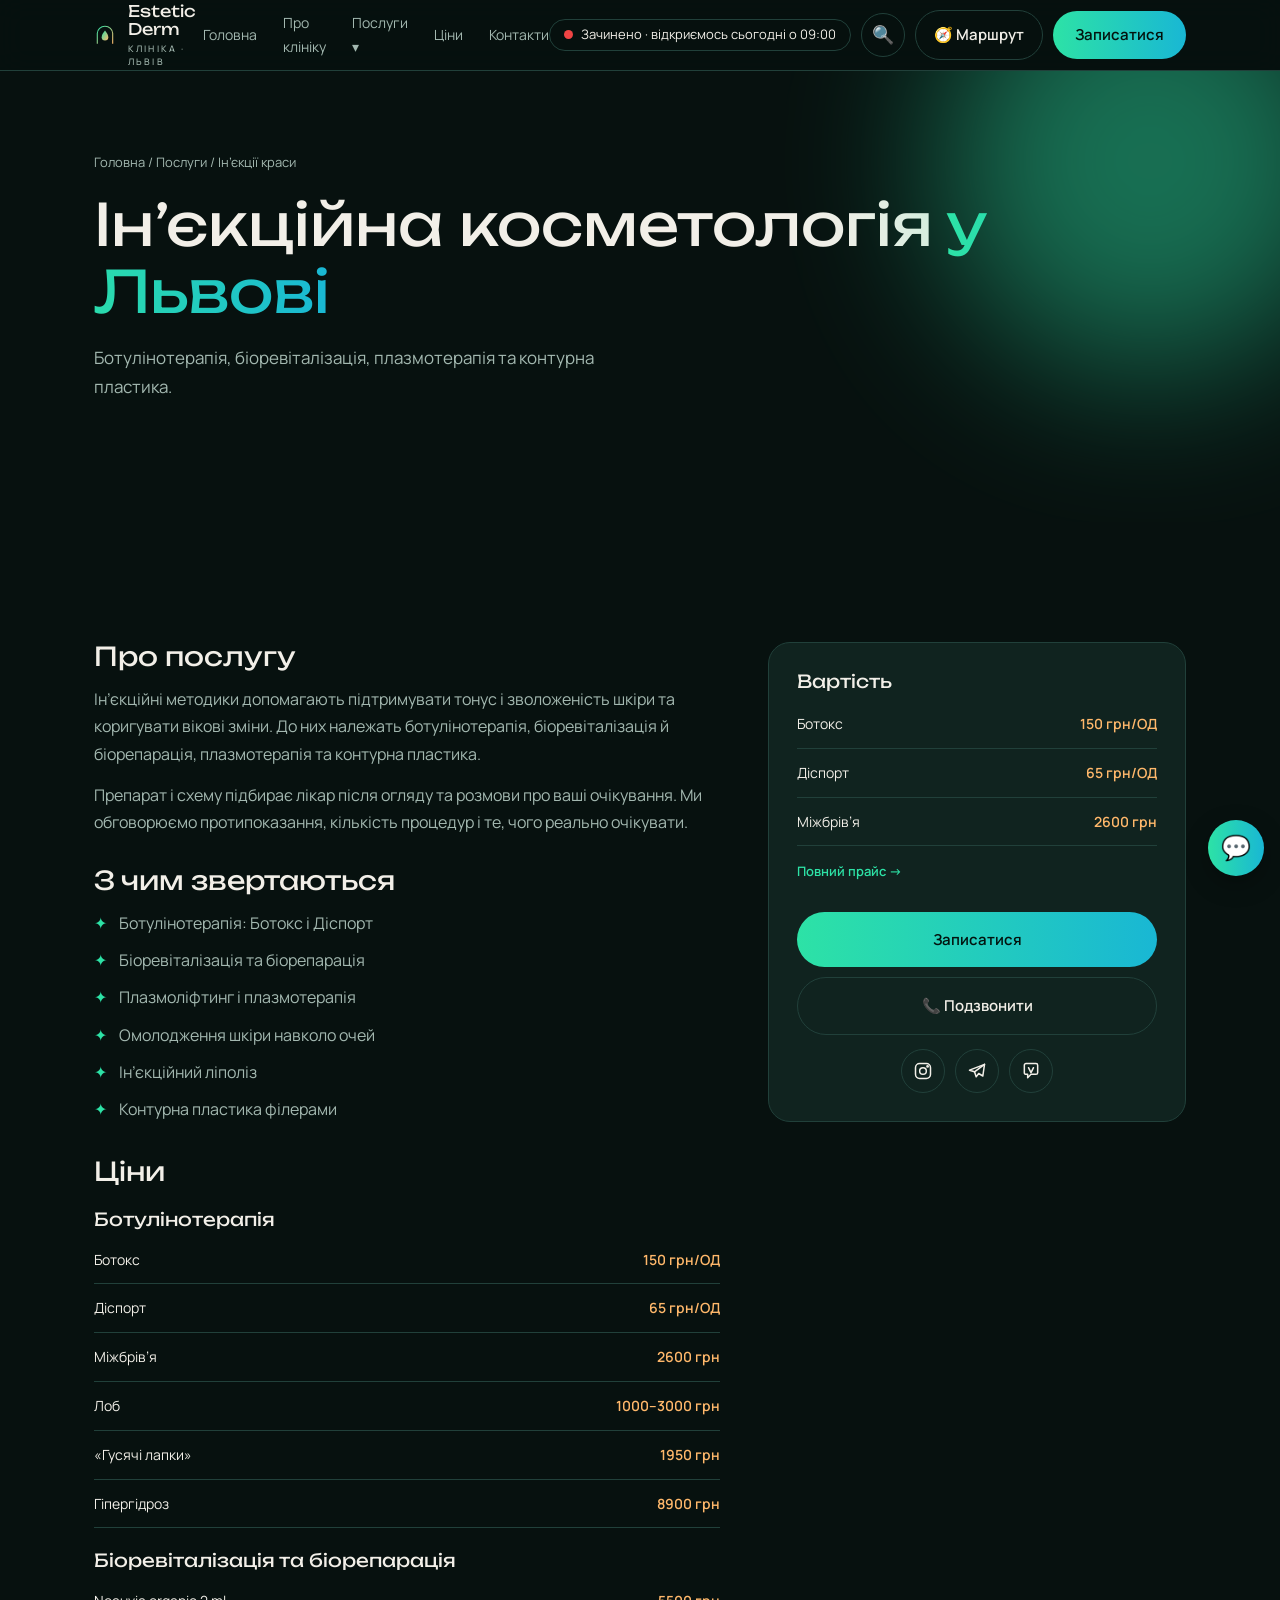
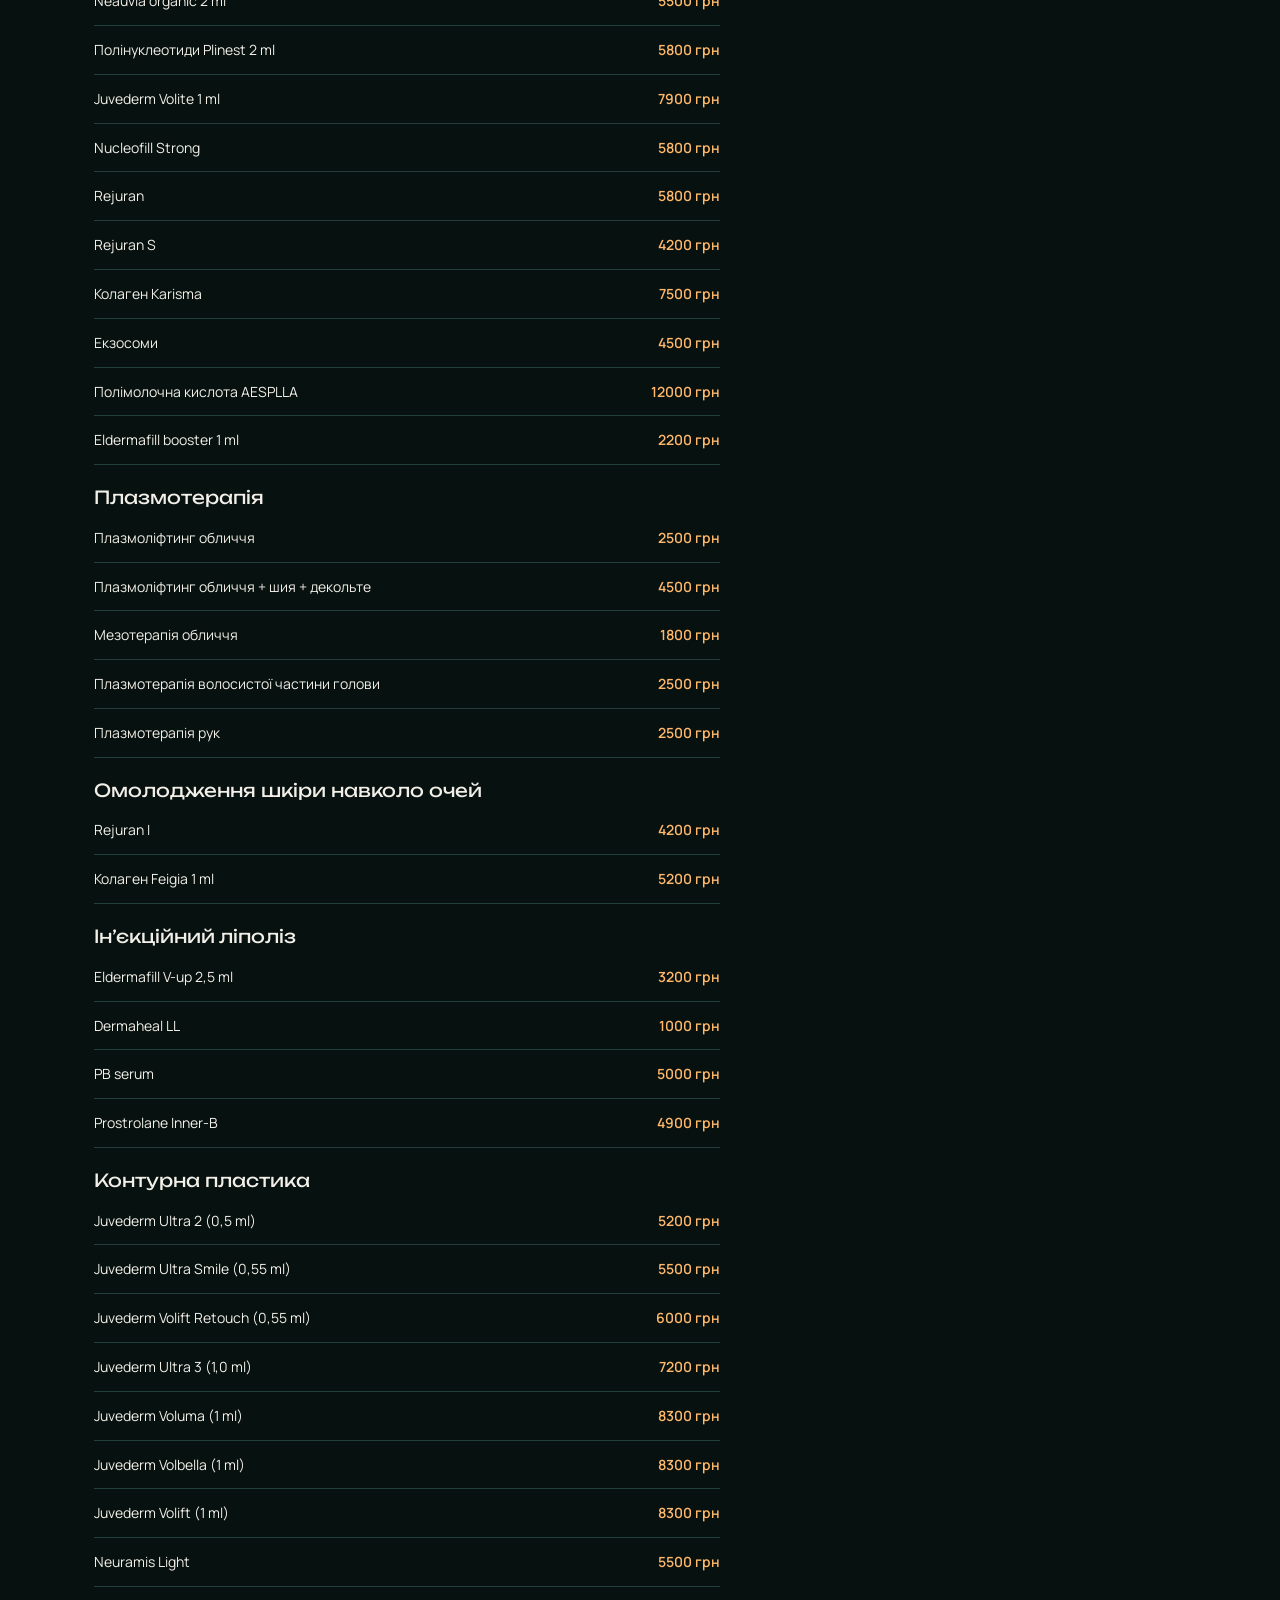
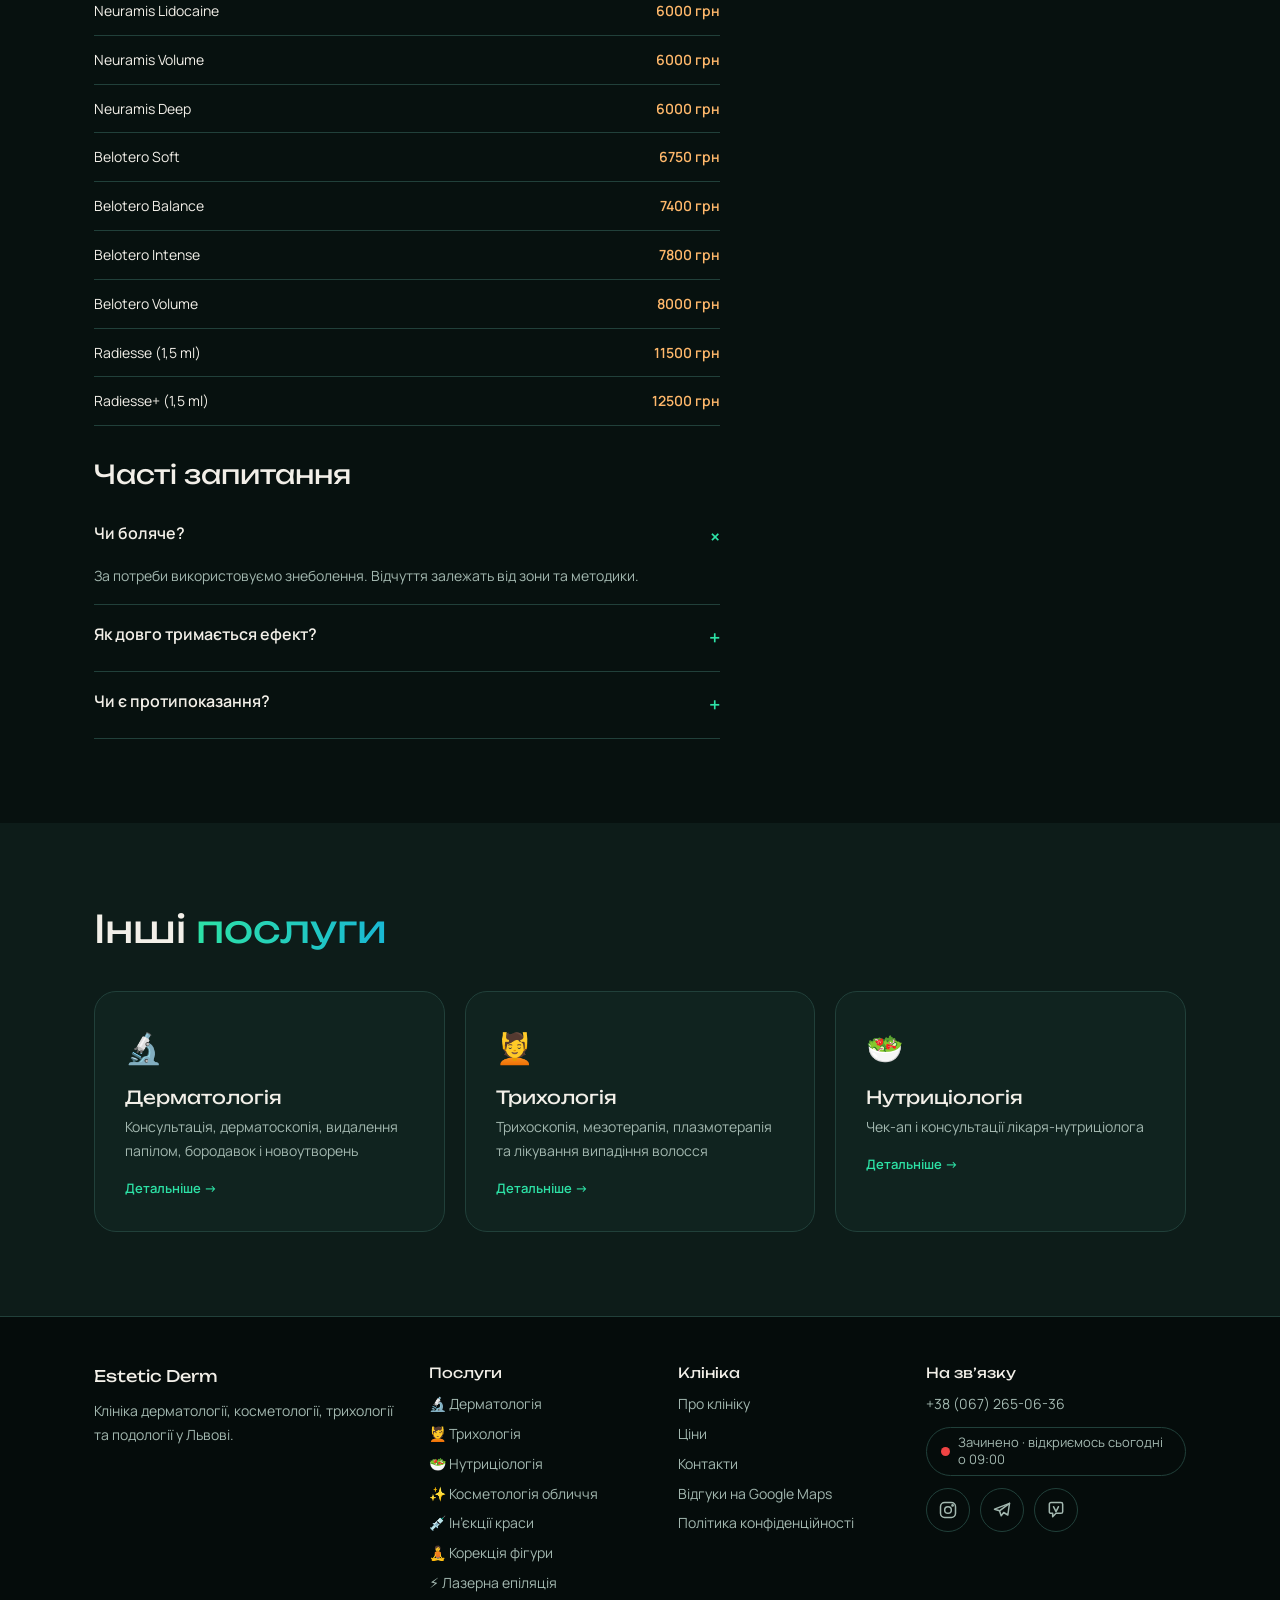
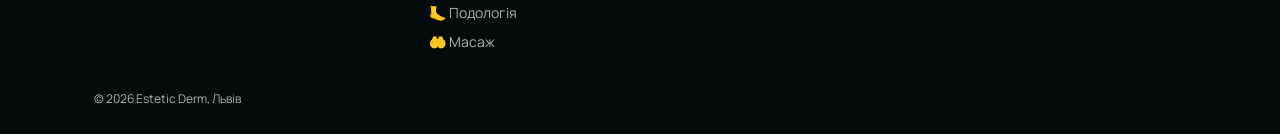
<file: inektsii-krasy/index.html>
<!DOCTYPE html>
<html lang="uk"><head><meta charset="utf-8"><meta name="viewport" content="width=device-width,initial-scale=1,viewport-fit=cover"><title>Ін’єкційна косметологія у Львові | Estetic Derm</title><meta name="description" content="Ін’єкційна косметологія у Львові. Ін’єкційні методики допомагають підтримувати тонус і зволоженість шкіри та коригувати вікові зміни. До них належать…"><link rel="canonical" href="https://esteticderm.lviv.ua/inektsii-krasy/"><meta name="robots" content="index,follow,max-image-preview:large"><meta name="theme-color" content="#07110f">
<meta property="og:type" content="website"><meta property="og:locale" content="uk_UA"><meta property="og:site_name" content="Estetic Derm"><meta property="og:title" content="Ін’єкційна косметологія у Львові | Estetic Derm"><meta property="og:description" content="Ін’єкційна косметологія у Львові. Ін’єкційні методики допомагають підтримувати тонус і зволоженість шкіри та коригувати вікові зміни. До них належать…"><meta property="og:url" content="https://esteticderm.lviv.ua/inektsii-krasy/">
<!-- Google Search Console: <meta name="google-site-verification" content="КОД"> -->
<link rel="icon" href="/assets/favicon.svg" type="image/svg+xml"><link rel="preconnect" href="https://fonts.googleapis.com"><link rel="preconnect" href="https://fonts.gstatic.com" crossorigin><link href="https://fonts.googleapis.com/css2?family=Unbounded:wght@300;400;500&family=Manrope:wght@400;500;600&display=swap" rel="stylesheet"><link rel="stylesheet" href="/assets/style.css">
<script type="application/ld+json">{"@context":"https://schema.org","@graph":[{"@type":"MedicalClinic","@id":"https://esteticderm.lviv.ua/#clinic","name":"Estetic Derm","url":"https://esteticderm.lviv.ua/","telephone":"+380672650636","medicalSpecialty":"Dermatology","sameAs":["https://www.instagram.com/esteticdermlviv","https://t.me/+380672650636","https://maps.app.goo.gl/8QGpFPM9qLtyjUvM8"],"address":{"@type":"PostalAddress","streetAddress":"вул. Кульпарківська, 64/а","addressLocality":"Львів","addressCountry":"UA","postalCode":"79000"},"geo":{"@type":"GeoCoordinates","latitude":49.8261375,"longitude":23.9889812},"hasMap":"https://maps.app.goo.gl/8QGpFPM9qLtyjUvM8","openingHoursSpecification":[{"@type":"OpeningHoursSpecification","dayOfWeek":"Monday","opens":"09:00","closes":"20:00"},{"@type":"OpeningHoursSpecification","dayOfWeek":"Tuesday","opens":"09:00","closes":"20:00"},{"@type":"OpeningHoursSpecification","dayOfWeek":"Wednesday","opens":"09:00","closes":"20:00"},{"@type":"OpeningHoursSpecification","dayOfWeek":"Thursday","opens":"09:00","closes":"20:00"},{"@type":"OpeningHoursSpecification","dayOfWeek":"Friday","opens":"09:00","closes":"20:00"},{"@type":"OpeningHoursSpecification","dayOfWeek":"Saturday","opens":"09:00","closes":"15:00"}]},{"@type":"BreadcrumbList","itemListElement":[{"@type":"ListItem","position":1,"name":"Головна","item":"https://esteticderm.lviv.ua/"},{"@type":"ListItem","position":2,"name":"Послуги","item":"https://esteticderm.lviv.ua/dermatologiya/"},{"@type":"ListItem","position":3,"name":"Ін’єкції краси","item":"https://esteticderm.lviv.ua/inektsii-krasy/"}]},{"@type":"FAQPage","mainEntity":[{"@type":"Question","name":"Чи боляче?","acceptedAnswer":{"@type":"Answer","text":"За потреби використовуємо знеболення. Відчуття залежать від зони та методики."}},{"@type":"Question","name":"Як довго тримається ефект?","acceptedAnswer":{"@type":"Answer","text":"Це залежить від препарату, зони та індивідуальних особливостей. Лікар розповість про орієнтовні терміни."}},{"@type":"Question","name":"Чи є протипоказання?","acceptedAnswer":{"@type":"Answer","text":"Так, наприклад вагітність і деякі захворювання. Їх з’ясовують на консультації."}}]}]}</script><script>document.documentElement.classList.add("js")</script></head>
<body data-s="Ін’єкції краси"><header><div class="w hr"><a class="logo" href="/"><svg viewBox="0 0 40 40" fill="none" aria-hidden="true"><defs><linearGradient id="g" x1="0" y1="0" x2="1" y2="1"><stop offset="0" stop-color="#2de2a6"/><stop offset="1" stop-color="#ffb86b"/></linearGradient></defs><path d="M6 36V17C6 9.8 12.3 4 20 4s14 5.8 14 13v19" stroke="url(#g)" stroke-width="2"/><path d="M20 12c-4 5-6 8.5-6 12a6 6 0 0 0 12 0c0-3.500-2-7-6-12z" fill="url(#g)"/></svg><span class="lw">Estetic Derm<small>КЛІНІКА · ЛЬВІВ</small></span></a>
<nav id="nav"><a href="/">Головна</a><a href="/pro-nas/">Про клініку</a><div class="dd"><a href="/dermatologiya/">Послуги ▾</a><div class="ddm"><a href="/dermatologiya/">🔬 Дерматологія</a><a href="/trykhologiya/">💆 Трихологія</a><a href="/nutrytsiologiya/">🥗 Нутриціологія</a><a href="/kosmetologiya/">✨ Косметологія обличчя</a><a href="/inektsii-krasy/" class="on">💉 Ін’єкції краси</a><a href="/korektsiya-fihury/">🧘 Корекція фігури</a><a href="/lazerna-epilyatsiya/">⚡ Лазерна епіляція</a><a href="/podologiya/">🦶 Подологія</a><a href="/masazh/">🤲 Масаж</a></div></div><a href="/tsiny/">Ціни</a><a href="/kontakty/">Контакти</a></nav>
<div class="hbtns"><span class="live live-h" data-live></span><button class="ib" id="sbtn" aria-label="Пошук по сайту">🔍</button><a class="btn bl" id="rt" href="https://www.google.com/maps/dir/?api=1&destination=49.8261375%2C23.9889812" target="_blank" rel="noopener" style="padding:11px 18px">🧭 Маршрут</a><a class="btn bm hide-s" style="padding:11px 22px" href="/kontakty/">Записатися</a><button class="ib bg" id="bg" aria-label="Меню">☰</button></div></div></header><div id="pg"></div>
<div id="mm"><a href="/">Головна</a><a href="/pro-nas/">Про клініку</a><h3>Послуги</h3><a href="/dermatologiya/">🔬 Дерматологія</a><a href="/trykhologiya/">💆 Трихологія</a><a href="/nutrytsiologiya/">🥗 Нутриціологія</a><a href="/kosmetologiya/">✨ Косметологія обличчя</a><a href="/inektsii-krasy/" class="on">💉 Ін’єкції краси</a><a href="/korektsiya-fihury/">🧘 Корекція фігури</a><a href="/lazerna-epilyatsiya/">⚡ Лазерна епіляція</a><a href="/podologiya/">🦶 Подологія</a><a href="/masazh/">🤲 Масаж</a><a href="/tsiny/">Ціни</a><a href="/kontakty/">Контакти</a><span class="live" data-live></span><a class="btn bm" href="https://www.google.com/maps/dir/?api=1&destination=49.8261375%2C23.9889812" target="_blank" rel="noopener">🧭 Прокласти маршрут</a><a class="btn bl" href="tel:+380672650636">📞 +38 (067) 265-06-36</a><div class="soc"><a href="https://www.instagram.com/esteticdermlviv" target="_blank" rel="noopener" aria-label="Instagram"><svg viewBox="0 0 24 24"><rect x="3" y="3" width="18" height="18" rx="5"/><circle cx="12" cy="12" r="4"/><circle cx="17.5" cy="6.5" r=".8"/></svg></a><a href="https://t.me/+380672650636" target="_blank" rel="noopener" aria-label="Telegram"><svg viewBox="0 0 24 24"><path d="M21 4 3 11l6 2 2 6 3-4 5 3z"/><path d="m9 13 12-9"/></svg></a><a href="viber://chat?number=%2B380672650636" aria-label="Viber"><svg viewBox="0 0 24 24"><path d="M4 5a2 2 0 0 1 2-2h12a2 2 0 0 1 2 2v9a2 2 0 0 1-2 2h-6l-4 4v-4H6a2 2 0 0 1-2-2z"/><path d="m9 8 3 6 3-6"/></svg></a></div></div><main>
<section class="hero"><i class="blob b1"></i><div class="w"><div class="crumbs"><a href="/">Головна</a> / <a href="/dermatologiya/">Послуги</a> / Ін’єкції краси</div><h1>Ін’єкційна косметологія <span class="grad">у Львові</span></h1><p class="lead">Ботулінотерапія, біоревіталізація, плазмотерапія та контурна пластика.</p></div></section>
<section><div class="w"><div class="sp"><div><h2 class="rv" style="font-size:26px">Про послугу</h2><p class="lead rv" style="margin-bottom:14px;max-width:none">Ін’єкційні методики допомагають підтримувати тонус і зволоженість шкіри та коригувати вікові зміни. До них належать ботулінотерапія, біоревіталізація й біорепарація, плазмотерапія та контурна пластика.</p><p class="lead rv" style="margin-bottom:14px;max-width:none">Препарат і схему підбирає лікар після огляду та розмови про ваші очікування. Ми обговорюємо протипоказання, кількість процедур і те, чого реально очікувати.</p><h2 class="rv" style="font-size:26px;margin-top:30px">З чим звертаються</h2><ul class="list rv"><li>Ботулінотерапія: Ботокс і Діспорт</li><li>Біоревіталізація та біорепарація</li><li>Плазмоліфтинг і плазмотерапія</li><li>Омолодження шкіри навколо очей</li><li>Ін’єкційний ліполіз</li><li>Контурна пластика філерами</li></ul><h2 class="rv" id="ceny" style="font-size:26px;margin-top:34px">Ціни</h2><h3 class="rv" style="margin:22px 0 6px">Ботулінотерапія</h3><div class="rv"><div class="pr"><span>Ботокс</span><b>150 грн/ОД</b></div><div class="pr"><span>Діспорт</span><b>65 грн/ОД</b></div><div class="pr"><span>Міжбрів’я</span><b>2600 грн</b></div><div class="pr"><span>Лоб</span><b>1000–3000 грн</b></div><div class="pr"><span>«Гусячі лапки»</span><b>1950 грн</b></div><div class="pr"><span>Гіпергідроз</span><b>8900 грн</b></div></div><h3 class="rv" style="margin:22px 0 6px">Біоревіталізація та біорепарація</h3><div class="rv"><div class="pr"><span>Neauvia organic 2 ml</span><b>5500 грн</b></div><div class="pr"><span>Полінуклеотиди Plinest 2 ml</span><b>5800 грн</b></div><div class="pr"><span>Juvederm Volite 1 ml</span><b>7900 грн</b></div><div class="pr"><span>Nucleofill Strong</span><b>5800 грн</b></div><div class="pr"><span>Rejuran</span><b>5800 грн</b></div><div class="pr"><span>Rejuran S</span><b>4200 грн</b></div><div class="pr"><span>Колаген Karisma</span><b>7500 грн</b></div><div class="pr"><span>Екзосоми</span><b>4500 грн</b></div><div class="pr"><span>Полімолочна кислота AESPLLA</span><b>12000 грн</b></div><div class="pr"><span>Eldermafill booster 1 ml</span><b>2200 грн</b></div></div><h3 class="rv" style="margin:22px 0 6px">Плазмотерапія</h3><div class="rv"><div class="pr"><span>Плазмоліфтинг обличчя</span><b>2500 грн</b></div><div class="pr"><span>Плазмоліфтинг обличчя + шия + декольте</span><b>4500 грн</b></div><div class="pr"><span>Мезотерапія обличчя</span><b>1800 грн</b></div><div class="pr"><span>Плазмотерапія волосистої частини голови</span><b>2500 грн</b></div><div class="pr"><span>Плазмотерапія рук</span><b>2500 грн</b></div></div><h3 class="rv" style="margin:22px 0 6px">Омолодження шкіри навколо очей</h3><div class="rv"><div class="pr"><span>Rejuran I</span><b>4200 грн</b></div><div class="pr"><span>Колаген Feigia 1 ml</span><b>5200 грн</b></div></div><h3 class="rv" style="margin:22px 0 6px">Ін’єкційний ліполіз</h3><div class="rv"><div class="pr"><span>Eldermafill V-up 2,5 ml</span><b>3200 грн</b></div><div class="pr"><span>Dermaheal LL</span><b>1000 грн</b></div><div class="pr"><span>PB serum</span><b>5000 грн</b></div><div class="pr"><span>Prostrolane Inner-B</span><b>4900 грн</b></div></div><h3 class="rv" style="margin:22px 0 6px">Контурна пластика</h3><div class="rv"><div class="pr"><span>Juvederm Ultra 2 (0,5 ml)</span><b>5200 грн</b></div><div class="pr"><span>Juvederm Ultra Smile (0,55 ml)</span><b>5500 грн</b></div><div class="pr"><span>Juvederm Volift Retouch (0,55 ml)</span><b>6000 грн</b></div><div class="pr"><span>Juvederm Ultra 3 (1,0 ml)</span><b>7200 грн</b></div><div class="pr"><span>Juvederm Voluma (1 ml)</span><b>8300 грн</b></div><div class="pr"><span>Juvederm Volbella (1 ml)</span><b>8300 грн</b></div><div class="pr"><span>Juvederm Volift (1 ml)</span><b>8300 грн</b></div><div class="pr"><span>Neuramis Light</span><b>5500 грн</b></div><div class="pr"><span>Neuramis Lidocaine</span><b>6000 грн</b></div><div class="pr"><span>Neuramis Volume</span><b>6000 грн</b></div><div class="pr"><span>Neuramis Deep</span><b>6000 грн</b></div><div class="pr"><span>Belotero Soft</span><b>6750 грн</b></div><div class="pr"><span>Belotero Balance</span><b>7400 грн</b></div><div class="pr"><span>Belotero Intense</span><b>7800 грн</b></div><div class="pr"><span>Belotero Volume</span><b>8000 грн</b></div><div class="pr"><span>Radiesse (1,5 ml)</span><b>11500 грн</b></div><div class="pr"><span>Radiesse+ (1,5 ml)</span><b>12500 грн</b></div></div><h2 class="rv" style="font-size:26px;margin-top:34px">Часті запитання</h2><details class="rv" open><summary>Чи боляче?</summary><p>За потреби використовуємо знеболення. Відчуття залежать від зони та методики.</p></details><details class="rv"><summary>Як довго тримається ефект?</summary><p>Це залежить від препарату, зони та індивідуальних особливостей. Лікар розповість про орієнтовні терміни.</p></details><details class="rv"><summary>Чи є протипоказання?</summary><p>Так, наприклад вагітність і деякі захворювання. Їх з’ясовують на консультації.</p></details></div>
<aside class="price rv"><h3>Вартість</h3><div class="pr"><span>Ботокс</span><b>150 грн/ОД</b></div><div class="pr"><span>Діспорт</span><b>65 грн/ОД</b></div><div class="pr"><span>Міжбрів’я</span><b>2600 грн</b></div><a class="more" href="#ceny">Повний прайс →</a><br><br><a class="btn bm" style="width:100%" href="/kontakty/">Записатися</a><a class="btn bl" style="width:100%;margin-top:10px" href="tel:+380672650636">📞 Подзвонити</a><div class="soc"><a href="https://www.instagram.com/esteticdermlviv" target="_blank" rel="noopener" aria-label="Instagram"><svg viewBox="0 0 24 24"><rect x="3" y="3" width="18" height="18" rx="5"/><circle cx="12" cy="12" r="4"/><circle cx="17.5" cy="6.5" r=".8"/></svg></a><a href="https://t.me/+380672650636" target="_blank" rel="noopener" aria-label="Telegram"><svg viewBox="0 0 24 24"><path d="M21 4 3 11l6 2 2 6 3-4 5 3z"/><path d="m9 13 12-9"/></svg></a><a href="viber://chat?number=%2B380672650636" aria-label="Viber"><svg viewBox="0 0 24 24"><path d="M4 5a2 2 0 0 1 2-2h12a2 2 0 0 1 2 2v9a2 2 0 0 1-2 2h-6l-4 4v-4H6a2 2 0 0 1-2-2z"/><path d="m9 8 3 6 3-6"/></svg></a></div></aside></div></div></section>
<section class="alt"><div class="w"><h2 class="rv">Інші <span class="grad">послуги</span></h2><div class="cards"><a class="card rv" href="/dermatologiya/"><span class="ic">🔬</span><h3>Дерматологія</h3><p>Консультація, дерматоскопія, видалення папілом, бородавок і новоутворень</p><span class="more">Детальніше →</span></a><a class="card rv" href="/trykhologiya/"><span class="ic">💆</span><h3>Трихологія</h3><p>Трихоскопія, мезотерапія, плазмотерапія та лікування випадіння волосся</p><span class="more">Детальніше →</span></a><a class="card rv" href="/nutrytsiologiya/"><span class="ic">🥗</span><h3>Нутриціологія</h3><p>Чек-ап і консультації лікаря-нутриціолога</p><span class="more">Детальніше →</span></a></div></div></section></main><footer><div class="w"><div class="fg"><div><span class="lw" style="color:var(--text)">Estetic Derm</span><p style="margin-top:10px;max-width:300px">Клініка дерматології, косметології, трихології та подології у Львові.</p></div><div><h3>Послуги</h3><a href="/dermatologiya/">🔬 Дерматологія</a><a href="/trykhologiya/">💆 Трихологія</a><a href="/nutrytsiologiya/">🥗 Нутриціологія</a><a href="/kosmetologiya/">✨ Косметологія обличчя</a><a href="/inektsii-krasy/">💉 Ін’єкції краси</a><a href="/korektsiya-fihury/">🧘 Корекція фігури</a><a href="/lazerna-epilyatsiya/">⚡ Лазерна епіляція</a><a href="/podologiya/">🦶 Подологія</a><a href="/masazh/">🤲 Масаж</a></div><div><h3>Клініка</h3><a href="/pro-nas/">Про клініку</a><a href="/tsiny/">Ціни</a><a href="/kontakty/">Контакти</a><a href="https://maps.app.goo.gl/8QGpFPM9qLtyjUvM8" target="_blank" rel="noopener">Відгуки на Google Maps</a><a href="/polityka-konfidentsiynosti/">Політика конфіденційності</a></div><div><h3>На зв’язку</h3><a href="tel:+380672650636">+38 (067) 265-06-36</a><span class="live" data-live style="margin:8px 0 12px"></span><div class="soc"><a href="https://www.instagram.com/esteticdermlviv" target="_blank" rel="noopener" aria-label="Instagram"><svg viewBox="0 0 24 24"><rect x="3" y="3" width="18" height="18" rx="5"/><circle cx="12" cy="12" r="4"/><circle cx="17.5" cy="6.5" r=".8"/></svg></a><a href="https://t.me/+380672650636" target="_blank" rel="noopener" aria-label="Telegram"><svg viewBox="0 0 24 24"><path d="M21 4 3 11l6 2 2 6 3-4 5 3z"/><path d="m9 13 12-9"/></svg></a><a href="viber://chat?number=%2B380672650636" aria-label="Viber"><svg viewBox="0 0 24 24"><path d="M4 5a2 2 0 0 1 2-2h12a2 2 0 0 1 2 2v9a2 2 0 0 1-2 2h-6l-4 4v-4H6a2 2 0 0 1-2-2z"/><path d="m9 8 3 6 3-6"/></svg></a></div></div></div><p class="note" style="margin-top:32px">© 2026 Estetic Derm, Львів</p></div></footer>
<div class="mbar"><a class="btn bl" href="tel:+380672650636">📞 Подзвонити</a><a class="btn bl" href="https://www.google.com/maps/dir/?api=1&destination=49.8261375%2C23.9889812" target="_blank" rel="noopener">🧭 Маршрут</a><a class="btn bm" href="/kontakty/">Записатися</a></div>
<div id="so"><div class="sb"><input id="si" placeholder="Знайти послугу чи сторінку…" autocomplete="off" aria-label="Пошук"><div id="sres"></div></div></div>
<div id="fab"><div class="fl"><a href="https://t.me/+380672650636" target="_blank" rel="noopener">Telegram</a><a href="viber://chat?number=%2B380672650636">Viber</a><a href="https://www.instagram.com/esteticdermlviv" target="_blank" rel="noopener">Instagram</a><a href="tel:+380672650636">Подзвонити</a></div><button id="fb" aria-label="Швидкий зв’язок">💬</button></div><div class="toast" id="toast" role="status"></div><script src="/assets/analytics.js" defer></script><script src="/assets/app.js" defer></script></body></html>
</file>
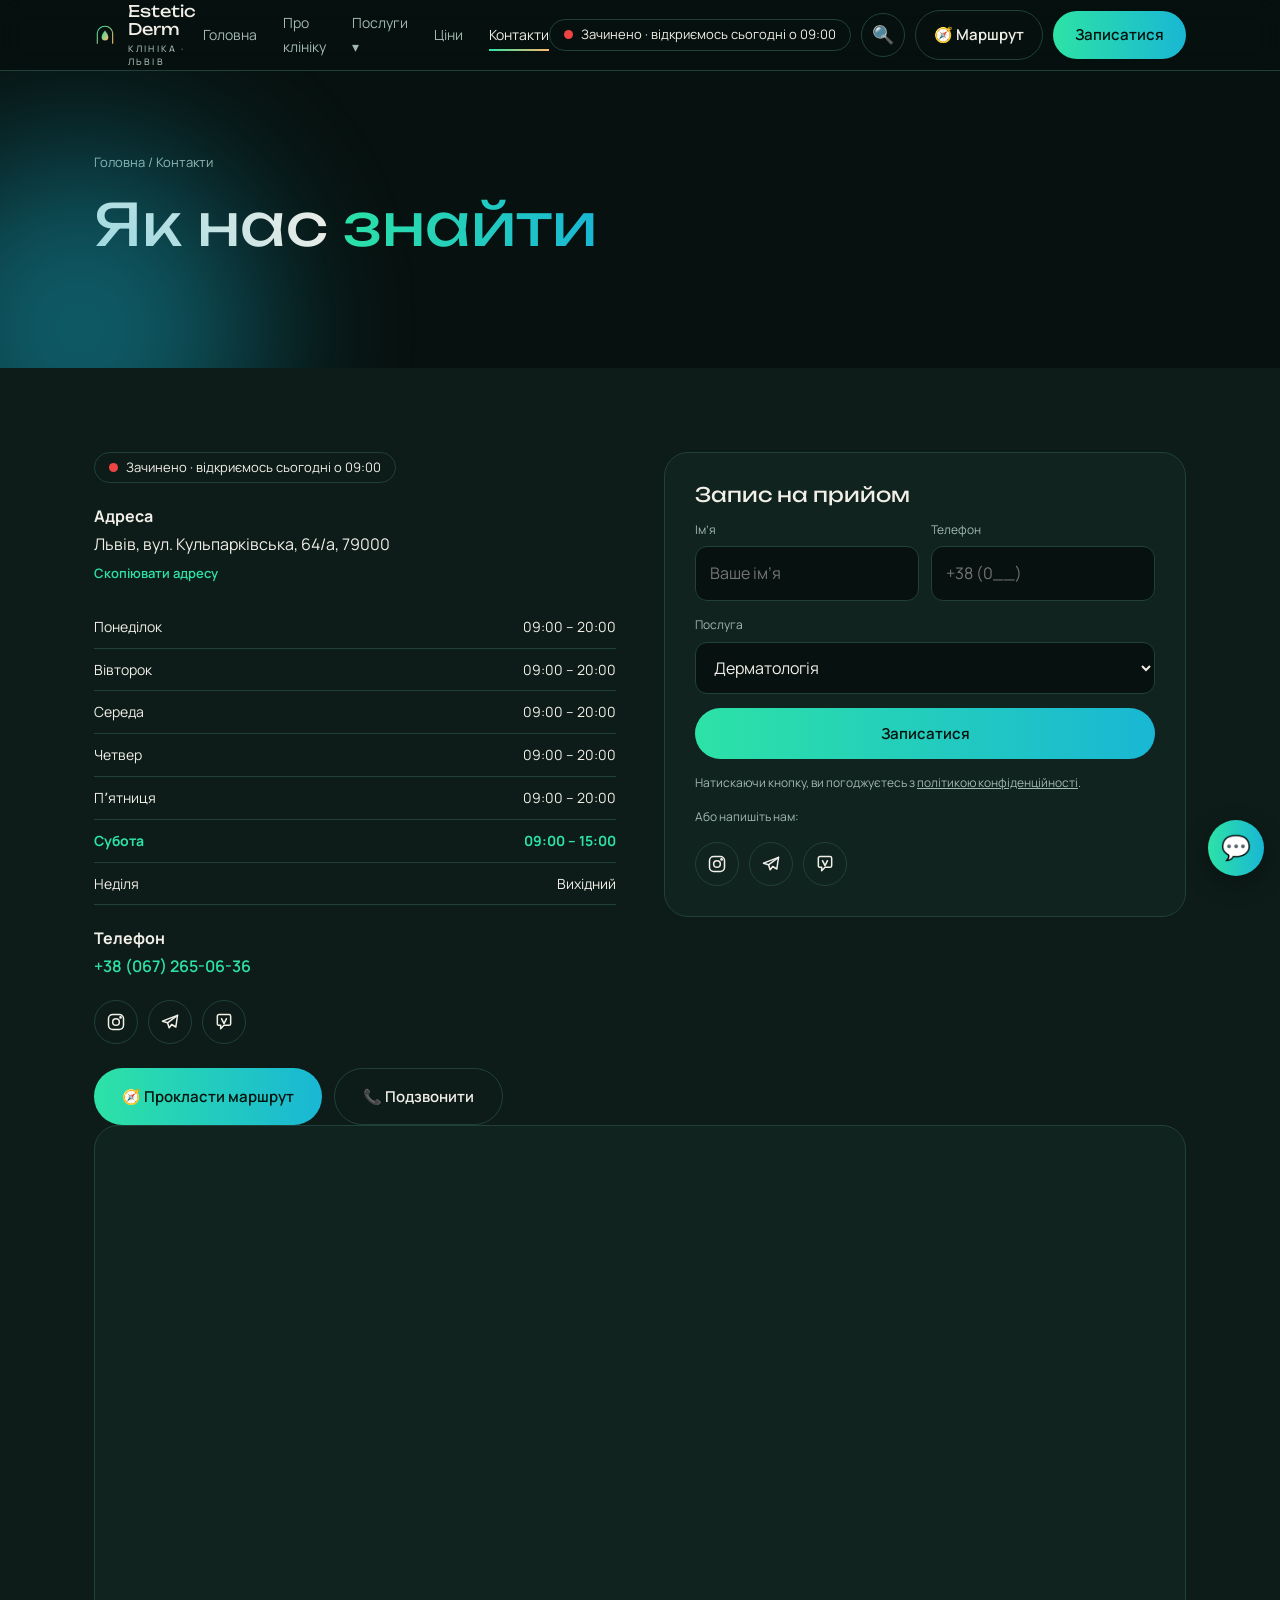
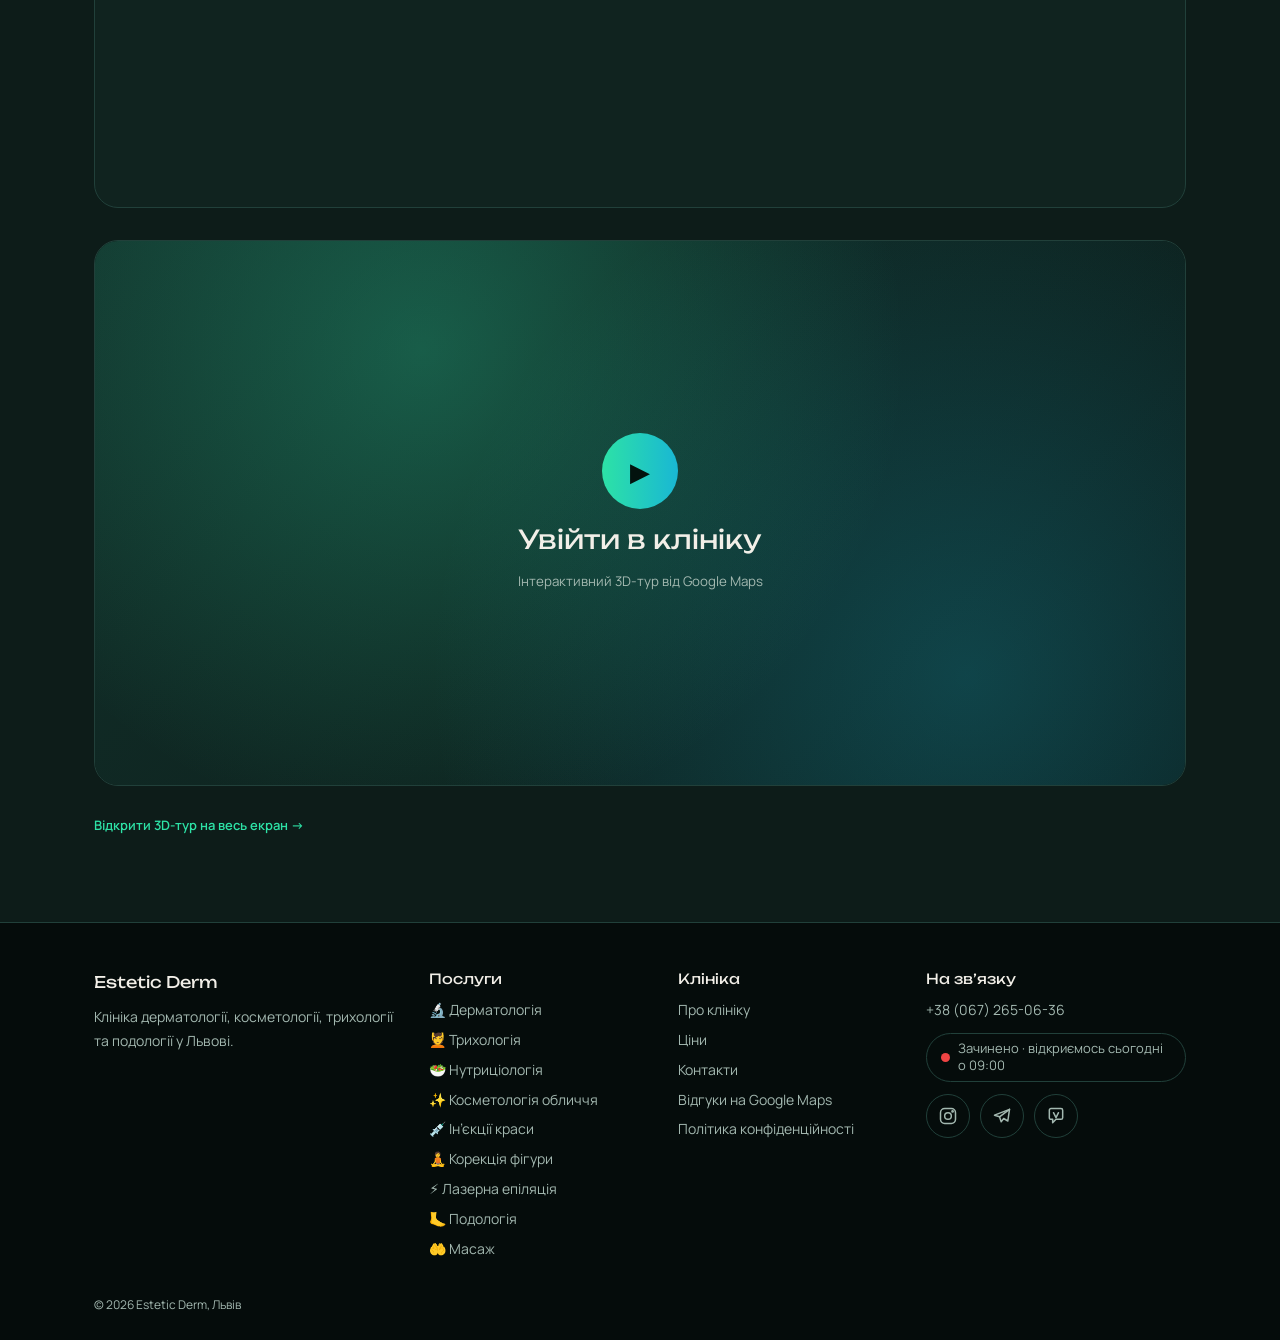
<file: kontakty/index.html>
<!DOCTYPE html>
<html lang="uk"><head><meta charset="utf-8"><meta name="viewport" content="width=device-width,initial-scale=1,viewport-fit=cover"><title>Контакти та запис — клініка Estetic Derm, Львів</title><meta name="description" content="Адреса, телефон, графік роботи та онлайн-запис до клініки Estetic Derm у Львові. Прокладіть маршрут у Google Maps або напишіть у Telegram, Viber, Instagram."><link rel="canonical" href="https://esteticderm.lviv.ua/kontakty/"><meta name="robots" content="index,follow,max-image-preview:large"><meta name="theme-color" content="#07110f">
<meta property="og:type" content="website"><meta property="og:locale" content="uk_UA"><meta property="og:site_name" content="Estetic Derm"><meta property="og:title" content="Контакти та запис — клініка Estetic Derm, Львів"><meta property="og:description" content="Адреса, телефон, графік роботи та онлайн-запис до клініки Estetic Derm у Львові. Прокладіть маршрут у Google Maps або напишіть у Telegram, Viber, Instagram."><meta property="og:url" content="https://esteticderm.lviv.ua/kontakty/">
<!-- Google Search Console: <meta name="google-site-verification" content="КОД"> -->
<link rel="icon" href="/assets/favicon.svg" type="image/svg+xml"><link rel="preconnect" href="https://fonts.googleapis.com"><link rel="preconnect" href="https://fonts.gstatic.com" crossorigin><link href="https://fonts.googleapis.com/css2?family=Unbounded:wght@300;400;500&family=Manrope:wght@400;500;600&display=swap" rel="stylesheet"><link rel="stylesheet" href="/assets/style.css">
<script type="application/ld+json">{"@context":"https://schema.org","@graph":[{"@type":"MedicalClinic","@id":"https://esteticderm.lviv.ua/#clinic","name":"Estetic Derm","url":"https://esteticderm.lviv.ua/","telephone":"+380672650636","medicalSpecialty":"Dermatology","sameAs":["https://www.instagram.com/esteticdermlviv","https://t.me/+380672650636","https://maps.app.goo.gl/8QGpFPM9qLtyjUvM8"],"address":{"@type":"PostalAddress","streetAddress":"вул. Кульпарківська, 64/а","addressLocality":"Львів","addressCountry":"UA","postalCode":"79000"},"geo":{"@type":"GeoCoordinates","latitude":49.8261375,"longitude":23.9889812},"hasMap":"https://maps.app.goo.gl/8QGpFPM9qLtyjUvM8","openingHoursSpecification":[{"@type":"OpeningHoursSpecification","dayOfWeek":"Monday","opens":"09:00","closes":"20:00"},{"@type":"OpeningHoursSpecification","dayOfWeek":"Tuesday","opens":"09:00","closes":"20:00"},{"@type":"OpeningHoursSpecification","dayOfWeek":"Wednesday","opens":"09:00","closes":"20:00"},{"@type":"OpeningHoursSpecification","dayOfWeek":"Thursday","opens":"09:00","closes":"20:00"},{"@type":"OpeningHoursSpecification","dayOfWeek":"Friday","opens":"09:00","closes":"20:00"},{"@type":"OpeningHoursSpecification","dayOfWeek":"Saturday","opens":"09:00","closes":"15:00"}]},{"@type":"ContactPage","url":"https://esteticderm.lviv.ua/kontakty/"}]}</script><script>document.documentElement.classList.add("js")</script></head>
<body data-s=""><header><div class="w hr"><a class="logo" href="/"><svg viewBox="0 0 40 40" fill="none" aria-hidden="true"><defs><linearGradient id="g" x1="0" y1="0" x2="1" y2="1"><stop offset="0" stop-color="#2de2a6"/><stop offset="1" stop-color="#ffb86b"/></linearGradient></defs><path d="M6 36V17C6 9.8 12.3 4 20 4s14 5.8 14 13v19" stroke="url(#g)" stroke-width="2"/><path d="M20 12c-4 5-6 8.5-6 12a6 6 0 0 0 12 0c0-3.500-2-7-6-12z" fill="url(#g)"/></svg><span class="lw">Estetic Derm<small>КЛІНІКА · ЛЬВІВ</small></span></a>
<nav id="nav"><a href="/">Головна</a><a href="/pro-nas/">Про клініку</a><div class="dd"><a href="/dermatologiya/">Послуги ▾</a><div class="ddm"><a href="/dermatologiya/">🔬 Дерматологія</a><a href="/trykhologiya/">💆 Трихологія</a><a href="/nutrytsiologiya/">🥗 Нутриціологія</a><a href="/kosmetologiya/">✨ Косметологія обличчя</a><a href="/inektsii-krasy/">💉 Ін’єкції краси</a><a href="/korektsiya-fihury/">🧘 Корекція фігури</a><a href="/lazerna-epilyatsiya/">⚡ Лазерна епіляція</a><a href="/podologiya/">🦶 Подологія</a><a href="/masazh/">🤲 Масаж</a></div></div><a href="/tsiny/">Ціни</a><a href="/kontakty/" class="on">Контакти</a></nav>
<div class="hbtns"><span class="live live-h" data-live></span><button class="ib" id="sbtn" aria-label="Пошук по сайту">🔍</button><a class="btn bl" id="rt" href="https://www.google.com/maps/dir/?api=1&destination=49.8261375%2C23.9889812" target="_blank" rel="noopener" style="padding:11px 18px">🧭 Маршрут</a><a class="btn bm hide-s" style="padding:11px 22px" href="/kontakty/">Записатися</a><button class="ib bg" id="bg" aria-label="Меню">☰</button></div></div></header><div id="pg"></div>
<div id="mm"><a href="/">Головна</a><a href="/pro-nas/">Про клініку</a><h3>Послуги</h3><a href="/dermatologiya/">🔬 Дерматологія</a><a href="/trykhologiya/">💆 Трихологія</a><a href="/nutrytsiologiya/">🥗 Нутриціологія</a><a href="/kosmetologiya/">✨ Косметологія обличчя</a><a href="/inektsii-krasy/">💉 Ін’єкції краси</a><a href="/korektsiya-fihury/">🧘 Корекція фігури</a><a href="/lazerna-epilyatsiya/">⚡ Лазерна епіляція</a><a href="/podologiya/">🦶 Подологія</a><a href="/masazh/">🤲 Масаж</a><a href="/tsiny/">Ціни</a><a href="/kontakty/">Контакти</a><span class="live" data-live></span><a class="btn bm" href="https://www.google.com/maps/dir/?api=1&destination=49.8261375%2C23.9889812" target="_blank" rel="noopener">🧭 Прокласти маршрут</a><a class="btn bl" href="tel:+380672650636">📞 +38 (067) 265-06-36</a><div class="soc"><a href="https://www.instagram.com/esteticdermlviv" target="_blank" rel="noopener" aria-label="Instagram"><svg viewBox="0 0 24 24"><rect x="3" y="3" width="18" height="18" rx="5"/><circle cx="12" cy="12" r="4"/><circle cx="17.5" cy="6.5" r=".8"/></svg></a><a href="https://t.me/+380672650636" target="_blank" rel="noopener" aria-label="Telegram"><svg viewBox="0 0 24 24"><path d="M21 4 3 11l6 2 2 6 3-4 5 3z"/><path d="m9 13 12-9"/></svg></a><a href="viber://chat?number=%2B380672650636" aria-label="Viber"><svg viewBox="0 0 24 24"><path d="M4 5a2 2 0 0 1 2-2h12a2 2 0 0 1 2 2v9a2 2 0 0 1-2 2h-6l-4 4v-4H6a2 2 0 0 1-2-2z"/><path d="m9 8 3 6 3-6"/></svg></a></div></div><main>
<section class="hero"><i class="blob b2"></i><div class="w"><div class="crumbs"><a href="/">Головна</a> / Контакти</div><h1>Як нас <span class="grad">знайти</span></h1></div></section><section class="alt"><div class="w two" style="align-items:start"><div class="rv"><p style="margin-bottom:20px"><span class="live" data-live></span></p><p style="margin-bottom:20px"><b>Адреса</b><br>Львів, вул. Кульпарківська, 64/а, 79000<br><button class="more" style="background:none;border:0;cursor:pointer;margin:6px 0 0;font-family:inherit" data-copy="Львів, вул. Кульпарківська, 64/а">Скопіювати адресу</button></p><div style="margin-bottom:20px"><b>Графік роботи</b><div class="sch" data-sch></div></div><p style="margin-bottom:20px"><b>Телефон</b><br><a href="tel:+380672650636" style="color:var(--g1);font-weight:600">+38 (067) 265-06-36</a></p><div class="soc"><a href="https://www.instagram.com/esteticdermlviv" target="_blank" rel="noopener" aria-label="Instagram"><svg viewBox="0 0 24 24"><rect x="3" y="3" width="18" height="18" rx="5"/><circle cx="12" cy="12" r="4"/><circle cx="17.5" cy="6.5" r=".8"/></svg></a><a href="https://t.me/+380672650636" target="_blank" rel="noopener" aria-label="Telegram"><svg viewBox="0 0 24 24"><path d="M21 4 3 11l6 2 2 6 3-4 5 3z"/><path d="m9 13 12-9"/></svg></a><a href="viber://chat?number=%2B380672650636" aria-label="Viber"><svg viewBox="0 0 24 24"><path d="M4 5a2 2 0 0 1 2-2h12a2 2 0 0 1 2 2v9a2 2 0 0 1-2 2h-6l-4 4v-4H6a2 2 0 0 1-2-2z"/><path d="m9 8 3 6 3-6"/></svg></a></div><div class="bt" style="margin-top:24px"><a class="btn bm" href="https://www.google.com/maps/dir/?api=1&destination=49.8261375%2C23.9889812" target="_blank" rel="noopener">🧭 Прокласти маршрут</a><a class="btn bl" href="tel:+380672650636">📞 Подзвонити</a></div></div><div class="rv"><form onsubmit="return false"><h2 style="font-size:20px;margin:0">Запис на прийом</h2><div class="r2"><div><label for="fn">Ім’я</label><input id="fn" name="n" required autocomplete="name" placeholder="Ваше ім’я"></div><div><label for="ft">Телефон</label><input id="ft" name="t" type="tel" required autocomplete="tel" inputmode="tel" placeholder="+38 (0__)"></div></div><div><label for="fs">Послуга</label><select id="fs" name="s"><option>Дерматологія</option><option>Трихологія</option><option>Нутриціологія</option><option>Косметологія обличчя</option><option>Ін’єкції краси</option><option>Корекція фігури</option><option>Лазерна епіляція</option><option>Подологія</option><option>Масаж</option></select></div><input name="website" tabindex="-1" autocomplete="off" aria-hidden="true" style="position:absolute;left:-9999px;width:1px;height:1px;opacity:0"><button class="btn bm" type="submit">Записатися</button><p class="note">Натискаючи кнопку, ви погоджуєтесь з <a href="/polityka-konfidentsiynosti/" style="text-decoration:underline">політикою конфіденційності</a>.</p><p class="note">Або напишіть нам:</p><div class="soc"><a href="https://www.instagram.com/esteticdermlviv" target="_blank" rel="noopener" aria-label="Instagram"><svg viewBox="0 0 24 24"><rect x="3" y="3" width="18" height="18" rx="5"/><circle cx="12" cy="12" r="4"/><circle cx="17.5" cy="6.5" r=".8"/></svg></a><a href="https://t.me/+380672650636" target="_blank" rel="noopener" aria-label="Telegram"><svg viewBox="0 0 24 24"><path d="M21 4 3 11l6 2 2 6 3-4 5 3z"/><path d="m9 13 12-9"/></svg></a><a href="viber://chat?number=%2B380672650636" aria-label="Viber"><svg viewBox="0 0 24 24"><path d="M4 5a2 2 0 0 1 2-2h12a2 2 0 0 1 2 2v9a2 2 0 0 1-2 2h-6l-4 4v-4H6a2 2 0 0 1-2-2z"/><path d="m9 8 3 6 3-6"/></svg></a></div></form></div></div><div class="w"><div class="mapbox rv"><iframe src="https://maps.google.com/maps?q=49.8261375,23.9889812&hl=uk&z=17&output=embed" title="Estetic Derm на карті Google" loading="lazy" referrerpolicy="no-referrer-when-downgrade"></iframe></div><div class="tourbox rv"><div class="tour-stage"><button type="button" class="tour-cover" data-tour="https://www.google.com/maps/embed?pb=!4v1731500000000!6m8!1m7!1sCIABIhCFaXc7Imheq2GH0orsE_4G!2m2!1d49.8261625!2d23.9889966!3f262.8!4f15.57!5f0.7820865974627469"><span class="play">▶</span><b>Увійти в клініку</b><small>Інтерактивний 3D-тур від Google Maps</small></button></div><a class="more" href="https://maps.app.goo.gl/uFh9UYyHng8m1JB96" target="_blank" rel="noopener">Відкрити 3D-тур на весь екран →</a></div></div></section></main><footer><div class="w"><div class="fg"><div><span class="lw" style="color:var(--text)">Estetic Derm</span><p style="margin-top:10px;max-width:300px">Клініка дерматології, косметології, трихології та подології у Львові.</p></div><div><h3>Послуги</h3><a href="/dermatologiya/">🔬 Дерматологія</a><a href="/trykhologiya/">💆 Трихологія</a><a href="/nutrytsiologiya/">🥗 Нутриціологія</a><a href="/kosmetologiya/">✨ Косметологія обличчя</a><a href="/inektsii-krasy/">💉 Ін’єкції краси</a><a href="/korektsiya-fihury/">🧘 Корекція фігури</a><a href="/lazerna-epilyatsiya/">⚡ Лазерна епіляція</a><a href="/podologiya/">🦶 Подологія</a><a href="/masazh/">🤲 Масаж</a></div><div><h3>Клініка</h3><a href="/pro-nas/">Про клініку</a><a href="/tsiny/">Ціни</a><a href="/kontakty/">Контакти</a><a href="https://maps.app.goo.gl/8QGpFPM9qLtyjUvM8" target="_blank" rel="noopener">Відгуки на Google Maps</a><a href="/polityka-konfidentsiynosti/">Політика конфіденційності</a></div><div><h3>На зв’язку</h3><a href="tel:+380672650636">+38 (067) 265-06-36</a><span class="live" data-live style="margin:8px 0 12px"></span><div class="soc"><a href="https://www.instagram.com/esteticdermlviv" target="_blank" rel="noopener" aria-label="Instagram"><svg viewBox="0 0 24 24"><rect x="3" y="3" width="18" height="18" rx="5"/><circle cx="12" cy="12" r="4"/><circle cx="17.5" cy="6.5" r=".8"/></svg></a><a href="https://t.me/+380672650636" target="_blank" rel="noopener" aria-label="Telegram"><svg viewBox="0 0 24 24"><path d="M21 4 3 11l6 2 2 6 3-4 5 3z"/><path d="m9 13 12-9"/></svg></a><a href="viber://chat?number=%2B380672650636" aria-label="Viber"><svg viewBox="0 0 24 24"><path d="M4 5a2 2 0 0 1 2-2h12a2 2 0 0 1 2 2v9a2 2 0 0 1-2 2h-6l-4 4v-4H6a2 2 0 0 1-2-2z"/><path d="m9 8 3 6 3-6"/></svg></a></div></div></div><p class="note" style="margin-top:32px">© 2026 Estetic Derm, Львів</p></div></footer>
<div class="mbar"><a class="btn bl" href="tel:+380672650636">📞 Подзвонити</a><a class="btn bl" href="https://www.google.com/maps/dir/?api=1&destination=49.8261375%2C23.9889812" target="_blank" rel="noopener">🧭 Маршрут</a><a class="btn bm" href="/kontakty/">Записатися</a></div>
<div id="so"><div class="sb"><input id="si" placeholder="Знайти послугу чи сторінку…" autocomplete="off" aria-label="Пошук"><div id="sres"></div></div></div>
<div id="fab"><div class="fl"><a href="https://t.me/+380672650636" target="_blank" rel="noopener">Telegram</a><a href="viber://chat?number=%2B380672650636">Viber</a><a href="https://www.instagram.com/esteticdermlviv" target="_blank" rel="noopener">Instagram</a><a href="tel:+380672650636">Подзвонити</a></div><button id="fb" aria-label="Швидкий зв’язок">💬</button></div><div class="toast" id="toast" role="status"></div><script src="/assets/analytics.js" defer></script><script src="/assets/app.js" defer></script></body></html>
</file>
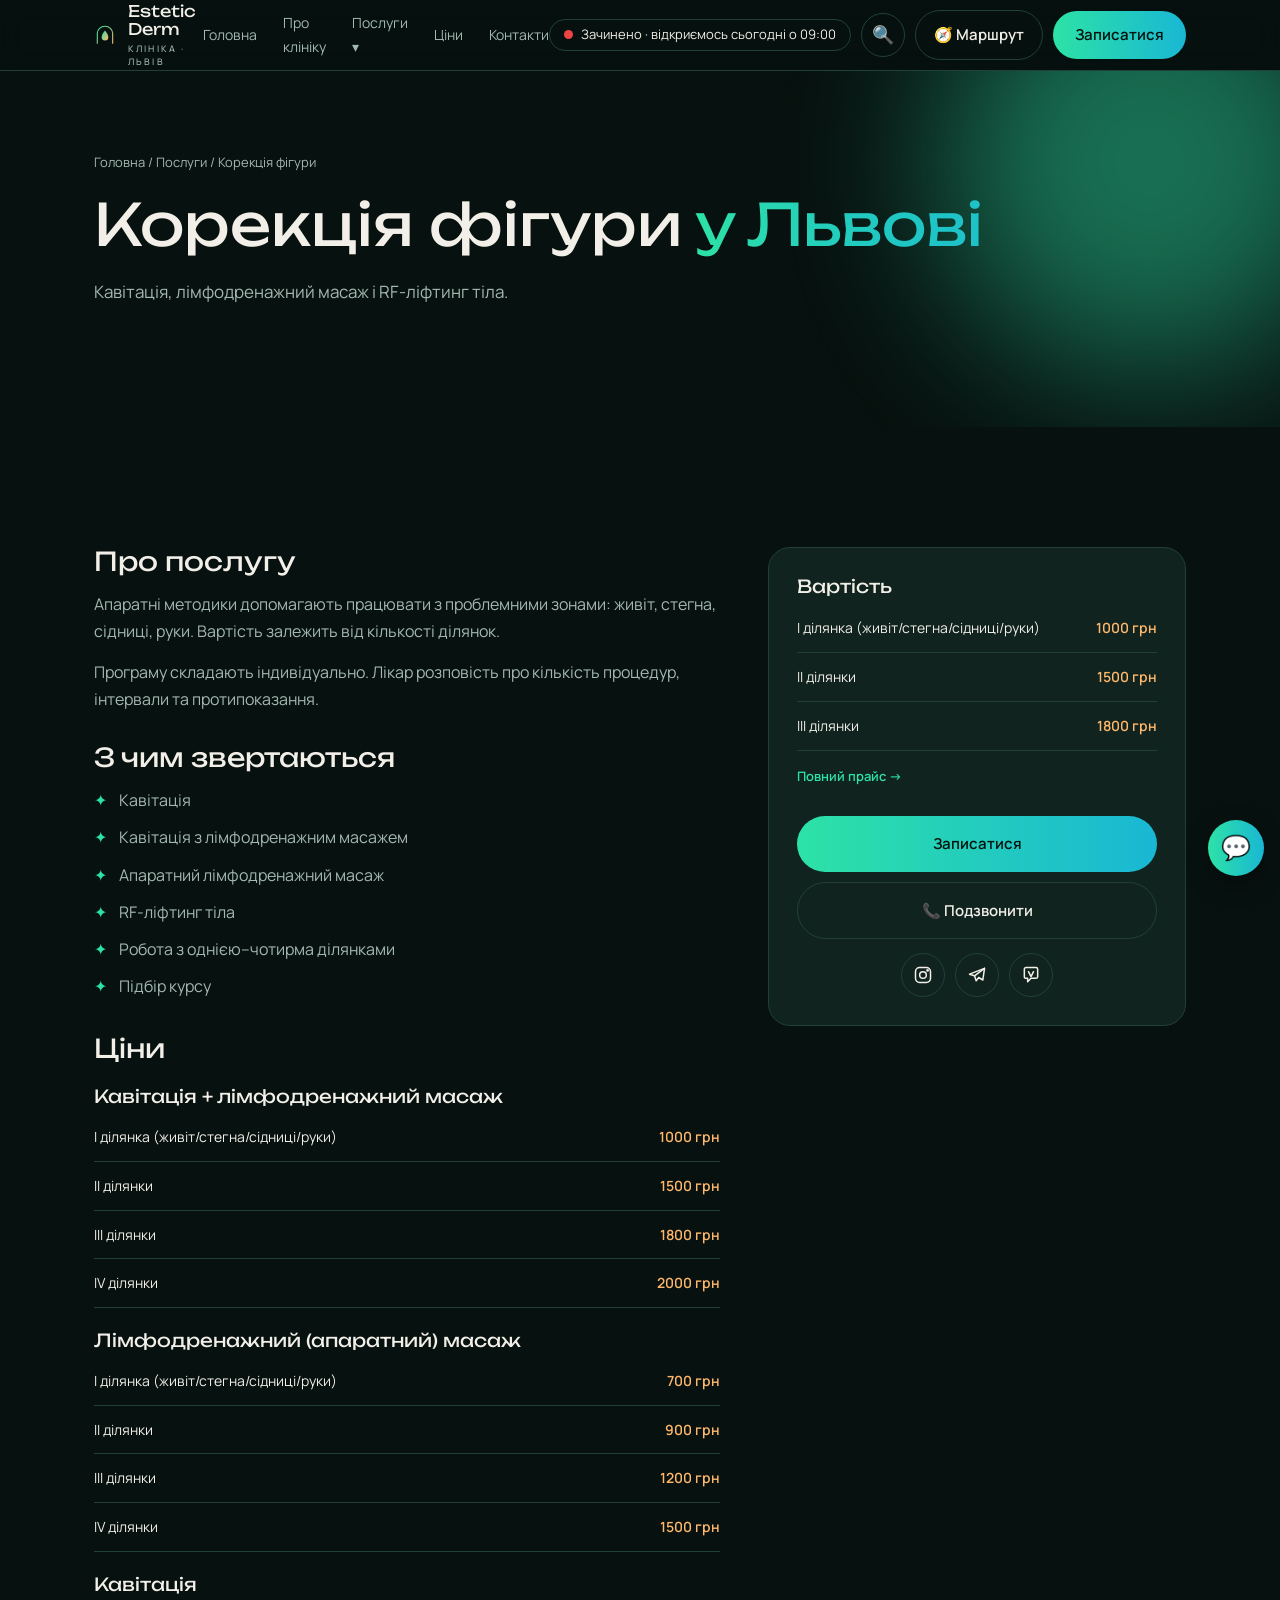
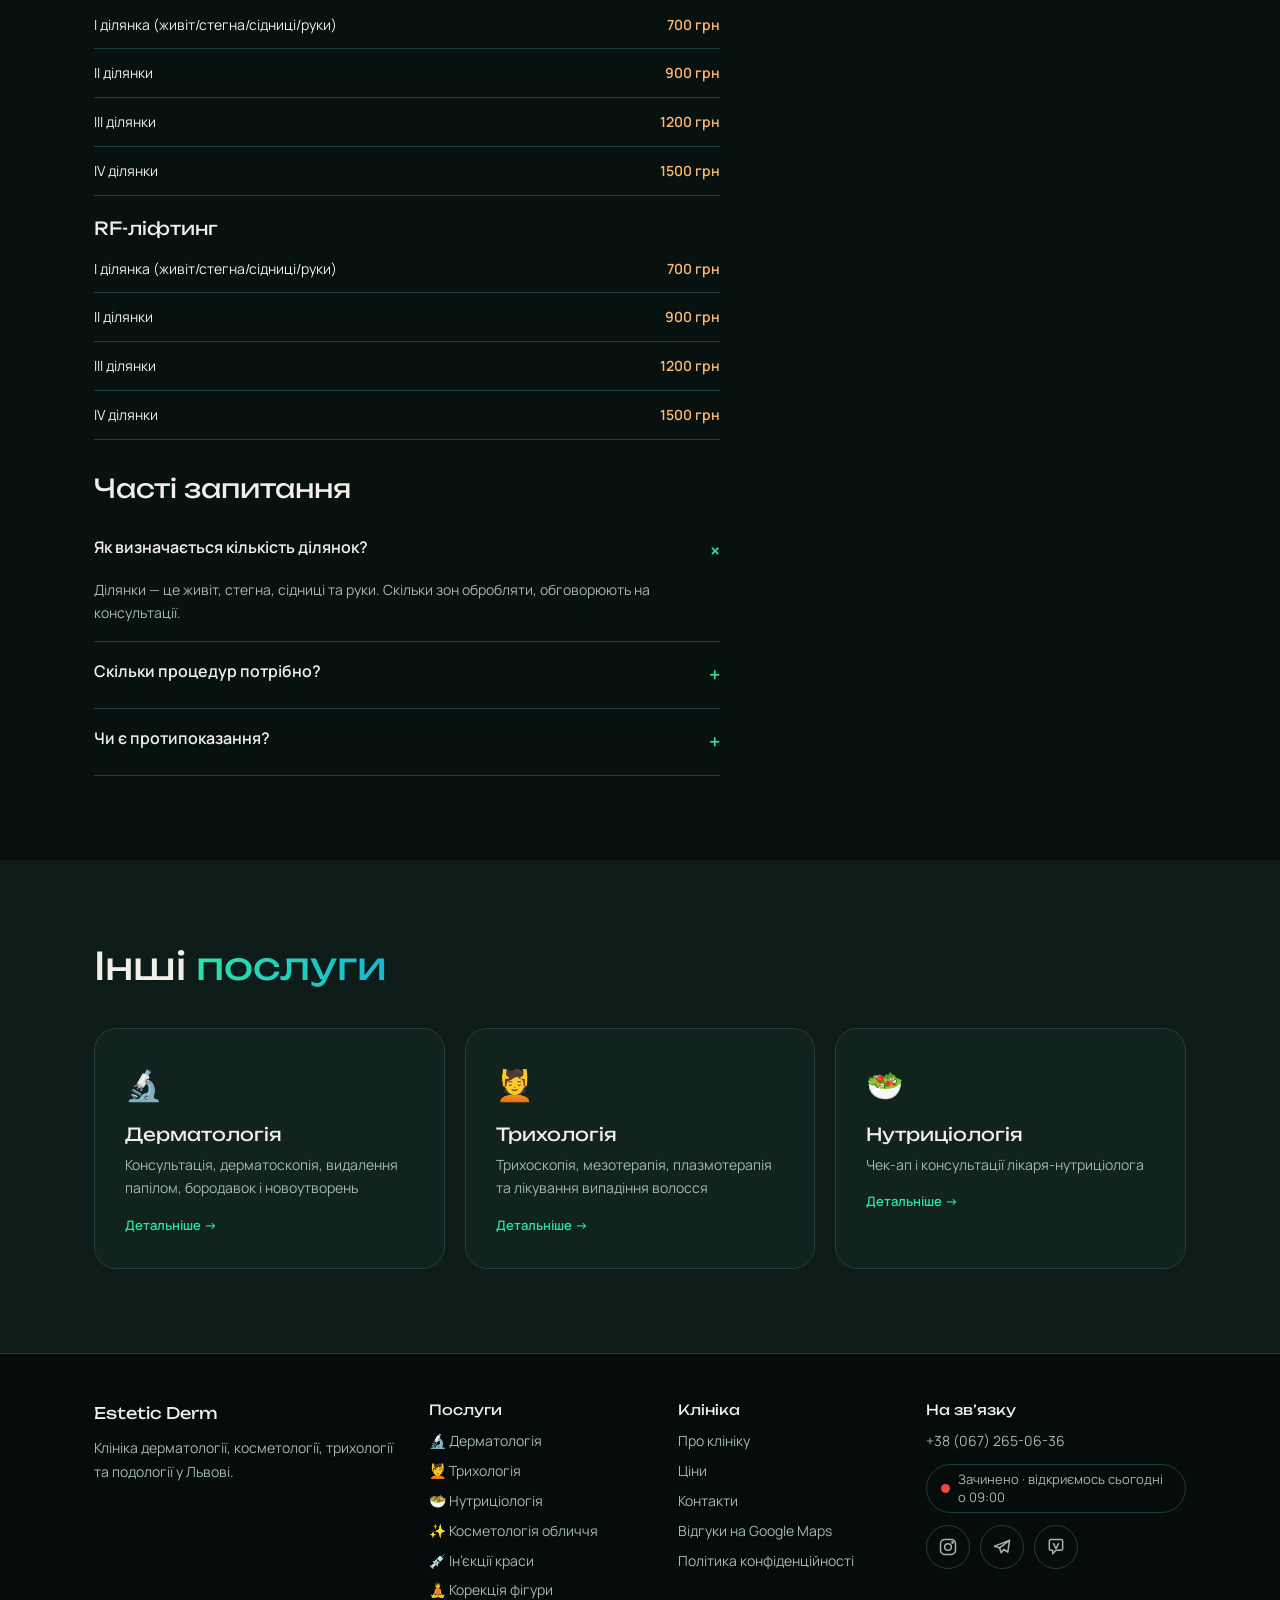
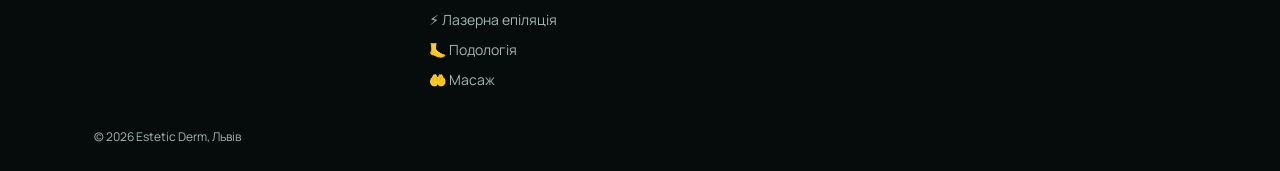
<file: korektsiya-fihury/index.html>
<!DOCTYPE html>
<html lang="uk"><head><meta charset="utf-8"><meta name="viewport" content="width=device-width,initial-scale=1,viewport-fit=cover"><title>Корекція фігури у Львові | Estetic Derm</title><meta name="description" content="Корекція фігури у Львові. Апаратні методики допомагають працювати з проблемними зонами: живіт, стегна, сідниці, руки. Вартість залежить від кількості…"><link rel="canonical" href="https://esteticderm.lviv.ua/korektsiya-fihury/"><meta name="robots" content="index,follow,max-image-preview:large"><meta name="theme-color" content="#07110f">
<meta property="og:type" content="website"><meta property="og:locale" content="uk_UA"><meta property="og:site_name" content="Estetic Derm"><meta property="og:title" content="Корекція фігури у Львові | Estetic Derm"><meta property="og:description" content="Корекція фігури у Львові. Апаратні методики допомагають працювати з проблемними зонами: живіт, стегна, сідниці, руки. Вартість залежить від кількості…"><meta property="og:url" content="https://esteticderm.lviv.ua/korektsiya-fihury/">
<!-- Google Search Console: <meta name="google-site-verification" content="КОД"> -->
<link rel="icon" href="/assets/favicon.svg" type="image/svg+xml"><link rel="preconnect" href="https://fonts.googleapis.com"><link rel="preconnect" href="https://fonts.gstatic.com" crossorigin><link href="https://fonts.googleapis.com/css2?family=Unbounded:wght@300;400;500&family=Manrope:wght@400;500;600&display=swap" rel="stylesheet"><link rel="stylesheet" href="/assets/style.css">
<script type="application/ld+json">{"@context":"https://schema.org","@graph":[{"@type":"MedicalClinic","@id":"https://esteticderm.lviv.ua/#clinic","name":"Estetic Derm","url":"https://esteticderm.lviv.ua/","telephone":"+380672650636","medicalSpecialty":"Dermatology","sameAs":["https://www.instagram.com/esteticdermlviv","https://t.me/+380672650636","https://maps.app.goo.gl/8QGpFPM9qLtyjUvM8"],"address":{"@type":"PostalAddress","streetAddress":"вул. Кульпарківська, 64/а","addressLocality":"Львів","addressCountry":"UA","postalCode":"79000"},"geo":{"@type":"GeoCoordinates","latitude":49.8261375,"longitude":23.9889812},"hasMap":"https://maps.app.goo.gl/8QGpFPM9qLtyjUvM8","openingHoursSpecification":[{"@type":"OpeningHoursSpecification","dayOfWeek":"Monday","opens":"09:00","closes":"20:00"},{"@type":"OpeningHoursSpecification","dayOfWeek":"Tuesday","opens":"09:00","closes":"20:00"},{"@type":"OpeningHoursSpecification","dayOfWeek":"Wednesday","opens":"09:00","closes":"20:00"},{"@type":"OpeningHoursSpecification","dayOfWeek":"Thursday","opens":"09:00","closes":"20:00"},{"@type":"OpeningHoursSpecification","dayOfWeek":"Friday","opens":"09:00","closes":"20:00"},{"@type":"OpeningHoursSpecification","dayOfWeek":"Saturday","opens":"09:00","closes":"15:00"}]},{"@type":"BreadcrumbList","itemListElement":[{"@type":"ListItem","position":1,"name":"Головна","item":"https://esteticderm.lviv.ua/"},{"@type":"ListItem","position":2,"name":"Послуги","item":"https://esteticderm.lviv.ua/dermatologiya/"},{"@type":"ListItem","position":3,"name":"Корекція фігури","item":"https://esteticderm.lviv.ua/korektsiya-fihury/"}]},{"@type":"FAQPage","mainEntity":[{"@type":"Question","name":"Як визначається кількість ділянок?","acceptedAnswer":{"@type":"Answer","text":"Ділянки — це живіт, стегна, сідниці та руки. Скільки зон обробляти, обговорюють на консультації."}},{"@type":"Question","name":"Скільки процедур потрібно?","acceptedAnswer":{"@type":"Answer","text":"Курс залежить від мети та стану тканин. Лікар підкаже орієнтовну кількість."}},{"@type":"Question","name":"Чи є протипоказання?","acceptedAnswer":{"@type":"Answer","text":"Так, їх з’ясовують перед курсом."}}]}]}</script><script>document.documentElement.classList.add("js")</script></head>
<body data-s="Корекція фігури"><header><div class="w hr"><a class="logo" href="/"><svg viewBox="0 0 40 40" fill="none" aria-hidden="true"><defs><linearGradient id="g" x1="0" y1="0" x2="1" y2="1"><stop offset="0" stop-color="#2de2a6"/><stop offset="1" stop-color="#ffb86b"/></linearGradient></defs><path d="M6 36V17C6 9.8 12.3 4 20 4s14 5.8 14 13v19" stroke="url(#g)" stroke-width="2"/><path d="M20 12c-4 5-6 8.5-6 12a6 6 0 0 0 12 0c0-3.500-2-7-6-12z" fill="url(#g)"/></svg><span class="lw">Estetic Derm<small>КЛІНІКА · ЛЬВІВ</small></span></a>
<nav id="nav"><a href="/">Головна</a><a href="/pro-nas/">Про клініку</a><div class="dd"><a href="/dermatologiya/">Послуги ▾</a><div class="ddm"><a href="/dermatologiya/">🔬 Дерматологія</a><a href="/trykhologiya/">💆 Трихологія</a><a href="/nutrytsiologiya/">🥗 Нутриціологія</a><a href="/kosmetologiya/">✨ Косметологія обличчя</a><a href="/inektsii-krasy/">💉 Ін’єкції краси</a><a href="/korektsiya-fihury/" class="on">🧘 Корекція фігури</a><a href="/lazerna-epilyatsiya/">⚡ Лазерна епіляція</a><a href="/podologiya/">🦶 Подологія</a><a href="/masazh/">🤲 Масаж</a></div></div><a href="/tsiny/">Ціни</a><a href="/kontakty/">Контакти</a></nav>
<div class="hbtns"><span class="live live-h" data-live></span><button class="ib" id="sbtn" aria-label="Пошук по сайту">🔍</button><a class="btn bl" id="rt" href="https://www.google.com/maps/dir/?api=1&destination=49.8261375%2C23.9889812" target="_blank" rel="noopener" style="padding:11px 18px">🧭 Маршрут</a><a class="btn bm hide-s" style="padding:11px 22px" href="/kontakty/">Записатися</a><button class="ib bg" id="bg" aria-label="Меню">☰</button></div></div></header><div id="pg"></div>
<div id="mm"><a href="/">Головна</a><a href="/pro-nas/">Про клініку</a><h3>Послуги</h3><a href="/dermatologiya/">🔬 Дерматологія</a><a href="/trykhologiya/">💆 Трихологія</a><a href="/nutrytsiologiya/">🥗 Нутриціологія</a><a href="/kosmetologiya/">✨ Косметологія обличчя</a><a href="/inektsii-krasy/">💉 Ін’єкції краси</a><a href="/korektsiya-fihury/" class="on">🧘 Корекція фігури</a><a href="/lazerna-epilyatsiya/">⚡ Лазерна епіляція</a><a href="/podologiya/">🦶 Подологія</a><a href="/masazh/">🤲 Масаж</a><a href="/tsiny/">Ціни</a><a href="/kontakty/">Контакти</a><span class="live" data-live></span><a class="btn bm" href="https://www.google.com/maps/dir/?api=1&destination=49.8261375%2C23.9889812" target="_blank" rel="noopener">🧭 Прокласти маршрут</a><a class="btn bl" href="tel:+380672650636">📞 +38 (067) 265-06-36</a><div class="soc"><a href="https://www.instagram.com/esteticdermlviv" target="_blank" rel="noopener" aria-label="Instagram"><svg viewBox="0 0 24 24"><rect x="3" y="3" width="18" height="18" rx="5"/><circle cx="12" cy="12" r="4"/><circle cx="17.5" cy="6.5" r=".8"/></svg></a><a href="https://t.me/+380672650636" target="_blank" rel="noopener" aria-label="Telegram"><svg viewBox="0 0 24 24"><path d="M21 4 3 11l6 2 2 6 3-4 5 3z"/><path d="m9 13 12-9"/></svg></a><a href="viber://chat?number=%2B380672650636" aria-label="Viber"><svg viewBox="0 0 24 24"><path d="M4 5a2 2 0 0 1 2-2h12a2 2 0 0 1 2 2v9a2 2 0 0 1-2 2h-6l-4 4v-4H6a2 2 0 0 1-2-2z"/><path d="m9 8 3 6 3-6"/></svg></a></div></div><main>
<section class="hero"><i class="blob b1"></i><div class="w"><div class="crumbs"><a href="/">Головна</a> / <a href="/dermatologiya/">Послуги</a> / Корекція фігури</div><h1>Корекція фігури <span class="grad">у Львові</span></h1><p class="lead">Кавітація, лімфодренажний масаж і RF-ліфтинг тіла.</p></div></section>
<section><div class="w"><div class="sp"><div><h2 class="rv" style="font-size:26px">Про послугу</h2><p class="lead rv" style="margin-bottom:14px;max-width:none">Апаратні методики допомагають працювати з проблемними зонами: живіт, стегна, сідниці, руки. Вартість залежить від кількості ділянок.</p><p class="lead rv" style="margin-bottom:14px;max-width:none">Програму складають індивідуально. Лікар розповість про кількість процедур, інтервали та протипоказання.</p><h2 class="rv" style="font-size:26px;margin-top:30px">З чим звертаються</h2><ul class="list rv"><li>Кавітація</li><li>Кавітація з лімфодренажним масажем</li><li>Апаратний лімфодренажний масаж</li><li>RF-ліфтинг тіла</li><li>Робота з однією–чотирма ділянками</li><li>Підбір курсу</li></ul><h2 class="rv" id="ceny" style="font-size:26px;margin-top:34px">Ціни</h2><h3 class="rv" style="margin:22px 0 6px">Кавітація + лімфодренажний масаж</h3><div class="rv"><div class="pr"><span>I ділянка (живіт/стегна/сідниці/руки)</span><b>1000 грн</b></div><div class="pr"><span>II ділянки</span><b>1500 грн</b></div><div class="pr"><span>III ділянки</span><b>1800 грн</b></div><div class="pr"><span>IV ділянки</span><b>2000 грн</b></div></div><h3 class="rv" style="margin:22px 0 6px">Лімфодренажний (апаратний) масаж</h3><div class="rv"><div class="pr"><span>I ділянка (живіт/стегна/сідниці/руки)</span><b>700 грн</b></div><div class="pr"><span>II ділянки</span><b>900 грн</b></div><div class="pr"><span>III ділянки</span><b>1200 грн</b></div><div class="pr"><span>IV ділянки</span><b>1500 грн</b></div></div><h3 class="rv" style="margin:22px 0 6px">Кавітація</h3><div class="rv"><div class="pr"><span>I ділянка (живіт/стегна/сідниці/руки)</span><b>700 грн</b></div><div class="pr"><span>II ділянки</span><b>900 грн</b></div><div class="pr"><span>III ділянки</span><b>1200 грн</b></div><div class="pr"><span>IV ділянки</span><b>1500 грн</b></div></div><h3 class="rv" style="margin:22px 0 6px">RF-ліфтинг</h3><div class="rv"><div class="pr"><span>I ділянка (живіт/стегна/сідниці/руки)</span><b>700 грн</b></div><div class="pr"><span>II ділянки</span><b>900 грн</b></div><div class="pr"><span>III ділянки</span><b>1200 грн</b></div><div class="pr"><span>IV ділянки</span><b>1500 грн</b></div></div><h2 class="rv" style="font-size:26px;margin-top:34px">Часті запитання</h2><details class="rv" open><summary>Як визначається кількість ділянок?</summary><p>Ділянки — це живіт, стегна, сідниці та руки. Скільки зон обробляти, обговорюють на консультації.</p></details><details class="rv"><summary>Скільки процедур потрібно?</summary><p>Курс залежить від мети та стану тканин. Лікар підкаже орієнтовну кількість.</p></details><details class="rv"><summary>Чи є протипоказання?</summary><p>Так, їх з’ясовують перед курсом.</p></details></div>
<aside class="price rv"><h3>Вартість</h3><div class="pr"><span>I ділянка (живіт/стегна/сідниці/руки)</span><b>1000 грн</b></div><div class="pr"><span>II ділянки</span><b>1500 грн</b></div><div class="pr"><span>III ділянки</span><b>1800 грн</b></div><a class="more" href="#ceny">Повний прайс →</a><br><br><a class="btn bm" style="width:100%" href="/kontakty/">Записатися</a><a class="btn bl" style="width:100%;margin-top:10px" href="tel:+380672650636">📞 Подзвонити</a><div class="soc"><a href="https://www.instagram.com/esteticdermlviv" target="_blank" rel="noopener" aria-label="Instagram"><svg viewBox="0 0 24 24"><rect x="3" y="3" width="18" height="18" rx="5"/><circle cx="12" cy="12" r="4"/><circle cx="17.5" cy="6.5" r=".8"/></svg></a><a href="https://t.me/+380672650636" target="_blank" rel="noopener" aria-label="Telegram"><svg viewBox="0 0 24 24"><path d="M21 4 3 11l6 2 2 6 3-4 5 3z"/><path d="m9 13 12-9"/></svg></a><a href="viber://chat?number=%2B380672650636" aria-label="Viber"><svg viewBox="0 0 24 24"><path d="M4 5a2 2 0 0 1 2-2h12a2 2 0 0 1 2 2v9a2 2 0 0 1-2 2h-6l-4 4v-4H6a2 2 0 0 1-2-2z"/><path d="m9 8 3 6 3-6"/></svg></a></div></aside></div></div></section>
<section class="alt"><div class="w"><h2 class="rv">Інші <span class="grad">послуги</span></h2><div class="cards"><a class="card rv" href="/dermatologiya/"><span class="ic">🔬</span><h3>Дерматологія</h3><p>Консультація, дерматоскопія, видалення папілом, бородавок і новоутворень</p><span class="more">Детальніше →</span></a><a class="card rv" href="/trykhologiya/"><span class="ic">💆</span><h3>Трихологія</h3><p>Трихоскопія, мезотерапія, плазмотерапія та лікування випадіння волосся</p><span class="more">Детальніше →</span></a><a class="card rv" href="/nutrytsiologiya/"><span class="ic">🥗</span><h3>Нутриціологія</h3><p>Чек-ап і консультації лікаря-нутриціолога</p><span class="more">Детальніше →</span></a></div></div></section></main><footer><div class="w"><div class="fg"><div><span class="lw" style="color:var(--text)">Estetic Derm</span><p style="margin-top:10px;max-width:300px">Клініка дерматології, косметології, трихології та подології у Львові.</p></div><div><h3>Послуги</h3><a href="/dermatologiya/">🔬 Дерматологія</a><a href="/trykhologiya/">💆 Трихологія</a><a href="/nutrytsiologiya/">🥗 Нутриціологія</a><a href="/kosmetologiya/">✨ Косметологія обличчя</a><a href="/inektsii-krasy/">💉 Ін’єкції краси</a><a href="/korektsiya-fihury/">🧘 Корекція фігури</a><a href="/lazerna-epilyatsiya/">⚡ Лазерна епіляція</a><a href="/podologiya/">🦶 Подологія</a><a href="/masazh/">🤲 Масаж</a></div><div><h3>Клініка</h3><a href="/pro-nas/">Про клініку</a><a href="/tsiny/">Ціни</a><a href="/kontakty/">Контакти</a><a href="https://maps.app.goo.gl/8QGpFPM9qLtyjUvM8" target="_blank" rel="noopener">Відгуки на Google Maps</a><a href="/polityka-konfidentsiynosti/">Політика конфіденційності</a></div><div><h3>На зв’язку</h3><a href="tel:+380672650636">+38 (067) 265-06-36</a><span class="live" data-live style="margin:8px 0 12px"></span><div class="soc"><a href="https://www.instagram.com/esteticdermlviv" target="_blank" rel="noopener" aria-label="Instagram"><svg viewBox="0 0 24 24"><rect x="3" y="3" width="18" height="18" rx="5"/><circle cx="12" cy="12" r="4"/><circle cx="17.5" cy="6.5" r=".8"/></svg></a><a href="https://t.me/+380672650636" target="_blank" rel="noopener" aria-label="Telegram"><svg viewBox="0 0 24 24"><path d="M21 4 3 11l6 2 2 6 3-4 5 3z"/><path d="m9 13 12-9"/></svg></a><a href="viber://chat?number=%2B380672650636" aria-label="Viber"><svg viewBox="0 0 24 24"><path d="M4 5a2 2 0 0 1 2-2h12a2 2 0 0 1 2 2v9a2 2 0 0 1-2 2h-6l-4 4v-4H6a2 2 0 0 1-2-2z"/><path d="m9 8 3 6 3-6"/></svg></a></div></div></div><p class="note" style="margin-top:32px">© 2026 Estetic Derm, Львів</p></div></footer>
<div class="mbar"><a class="btn bl" href="tel:+380672650636">📞 Подзвонити</a><a class="btn bl" href="https://www.google.com/maps/dir/?api=1&destination=49.8261375%2C23.9889812" target="_blank" rel="noopener">🧭 Маршрут</a><a class="btn bm" href="/kontakty/">Записатися</a></div>
<div id="so"><div class="sb"><input id="si" placeholder="Знайти послугу чи сторінку…" autocomplete="off" aria-label="Пошук"><div id="sres"></div></div></div>
<div id="fab"><div class="fl"><a href="https://t.me/+380672650636" target="_blank" rel="noopener">Telegram</a><a href="viber://chat?number=%2B380672650636">Viber</a><a href="https://www.instagram.com/esteticdermlviv" target="_blank" rel="noopener">Instagram</a><a href="tel:+380672650636">Подзвонити</a></div><button id="fb" aria-label="Швидкий зв’язок">💬</button></div><div class="toast" id="toast" role="status"></div><script src="/assets/analytics.js" defer></script><script src="/assets/app.js" defer></script></body></html>
</file>
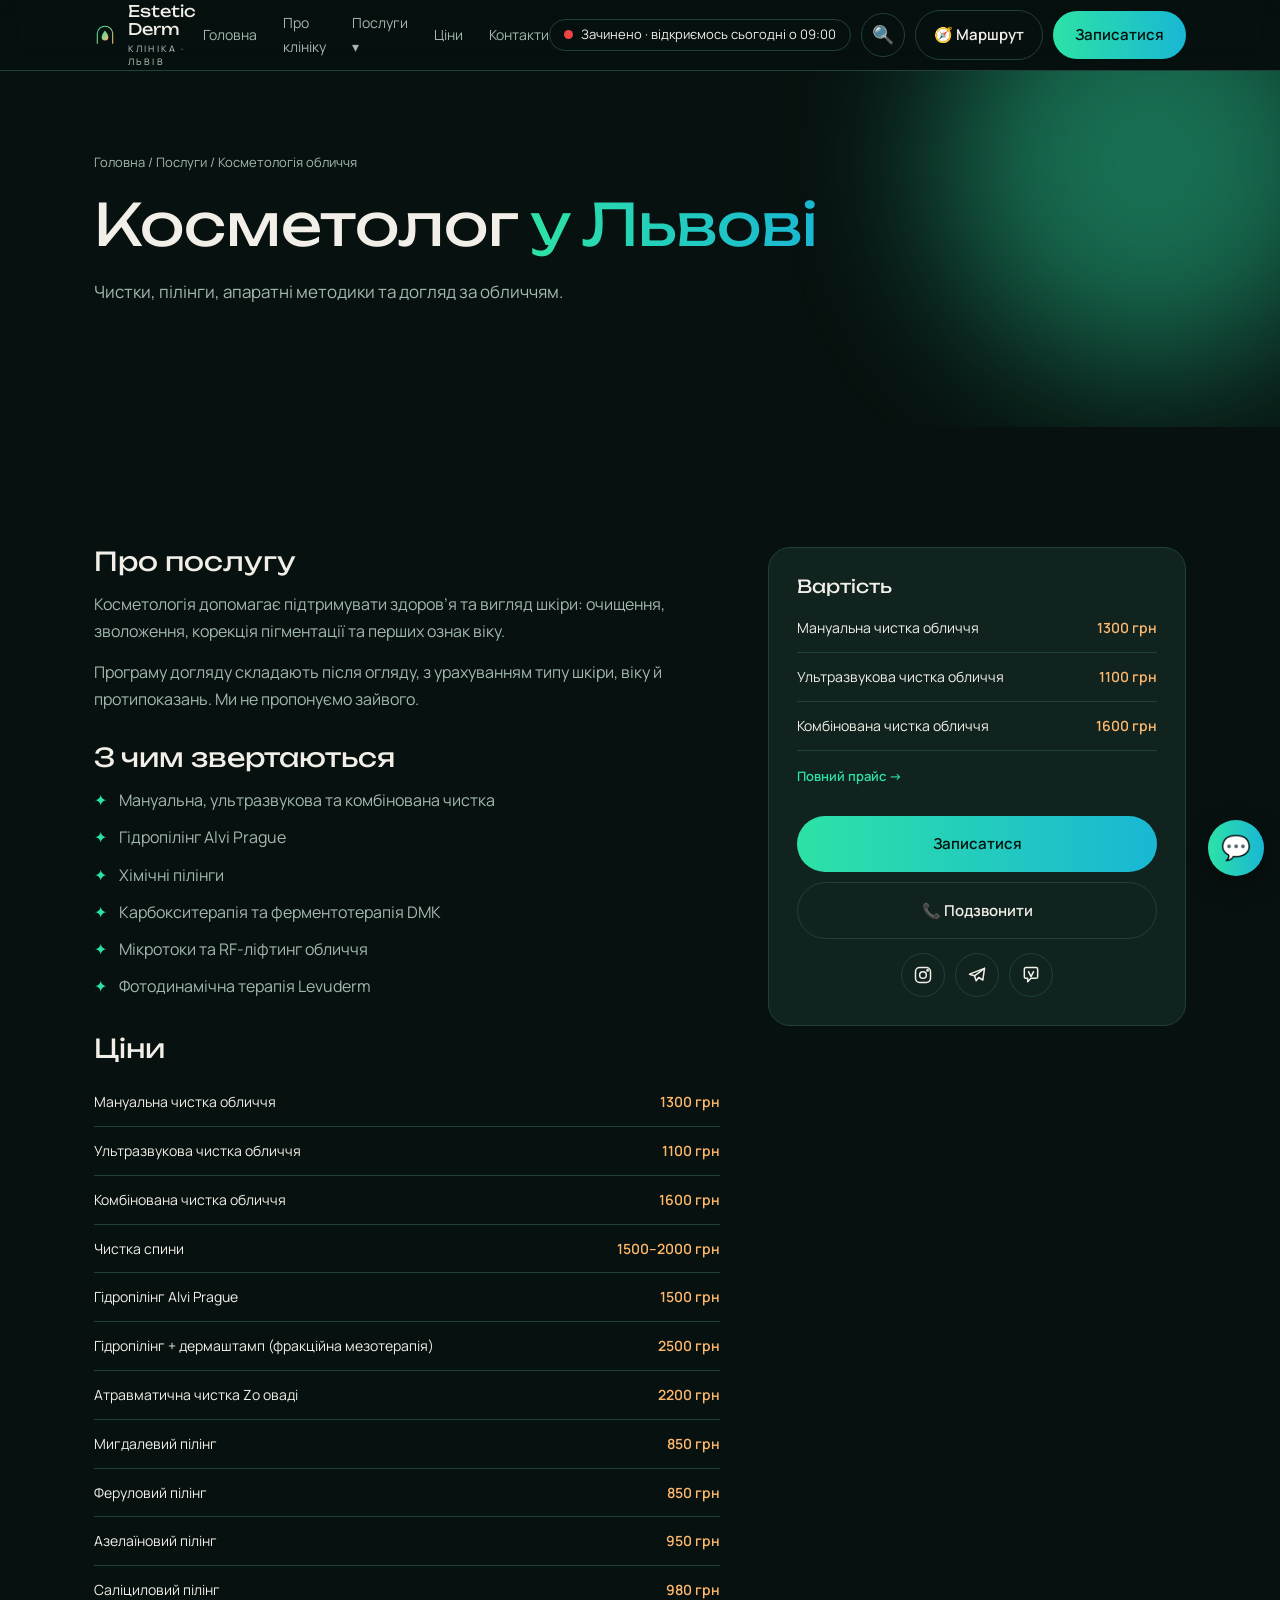
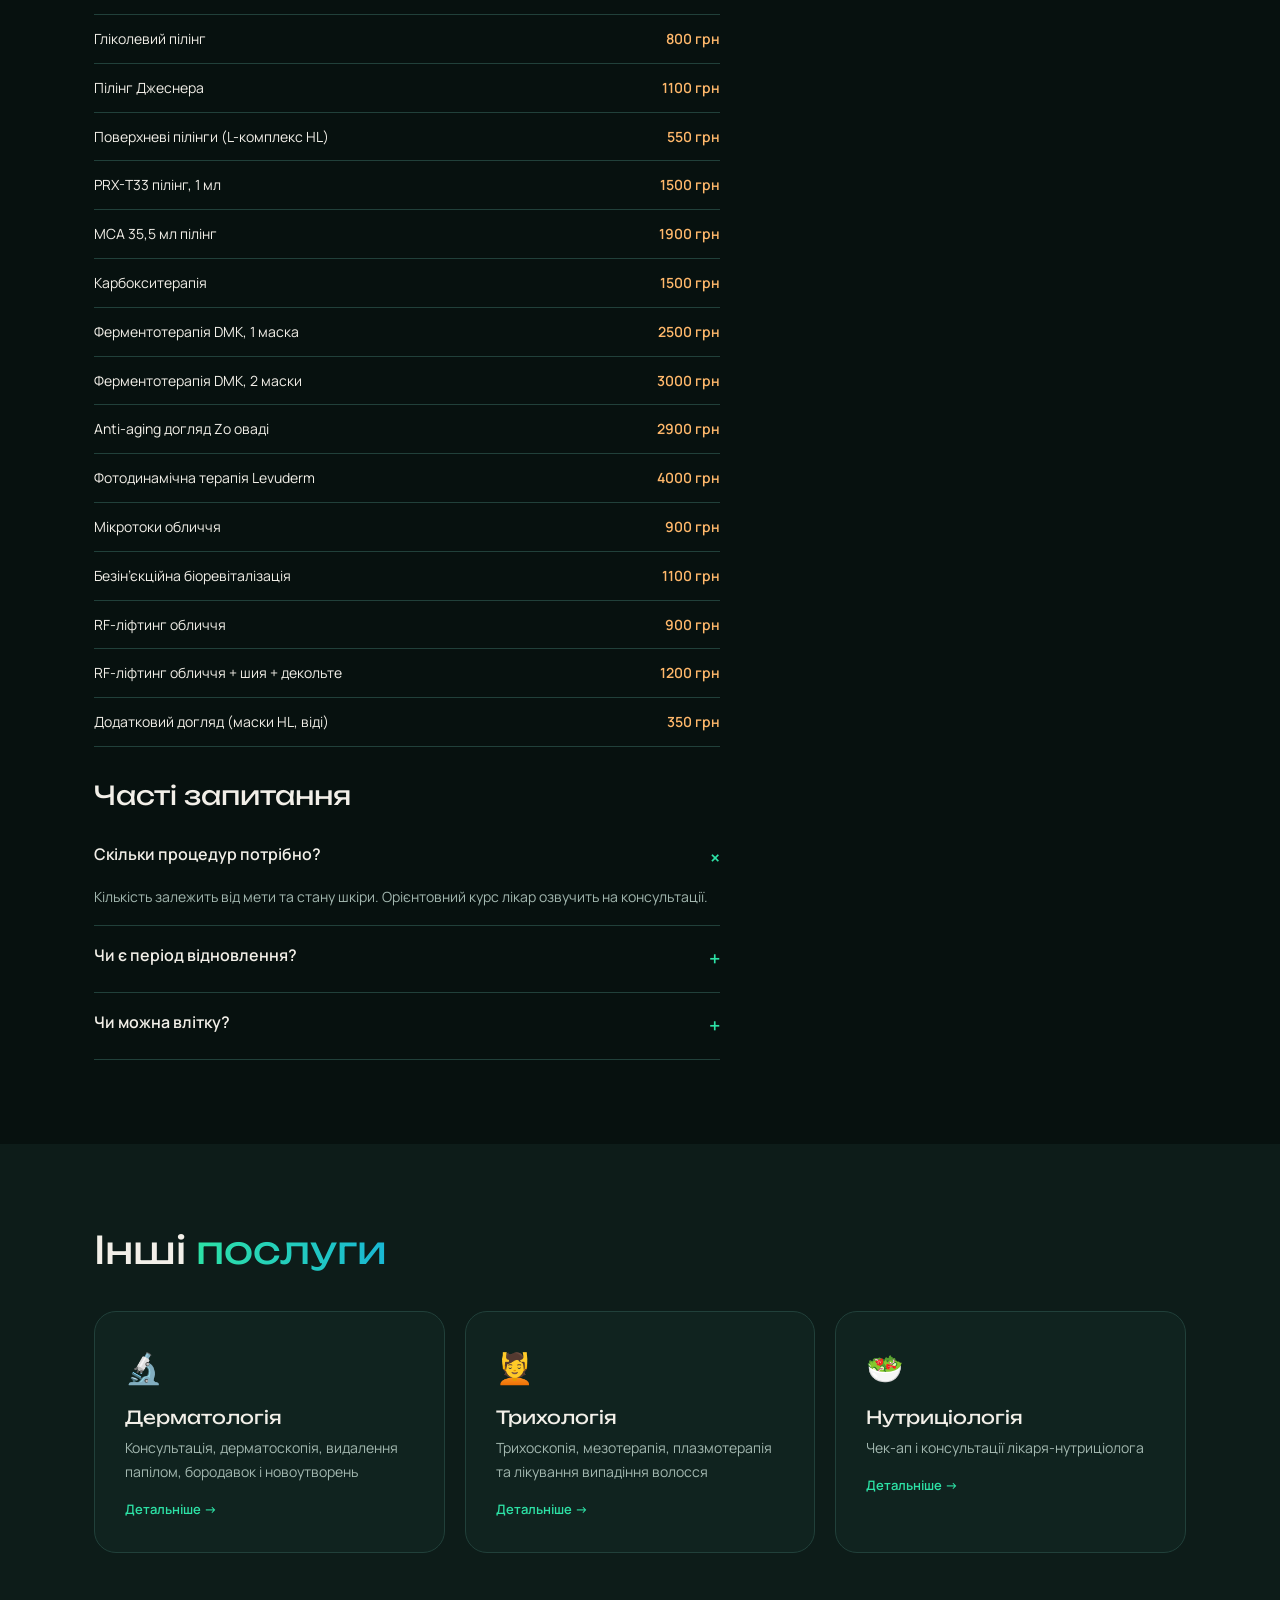
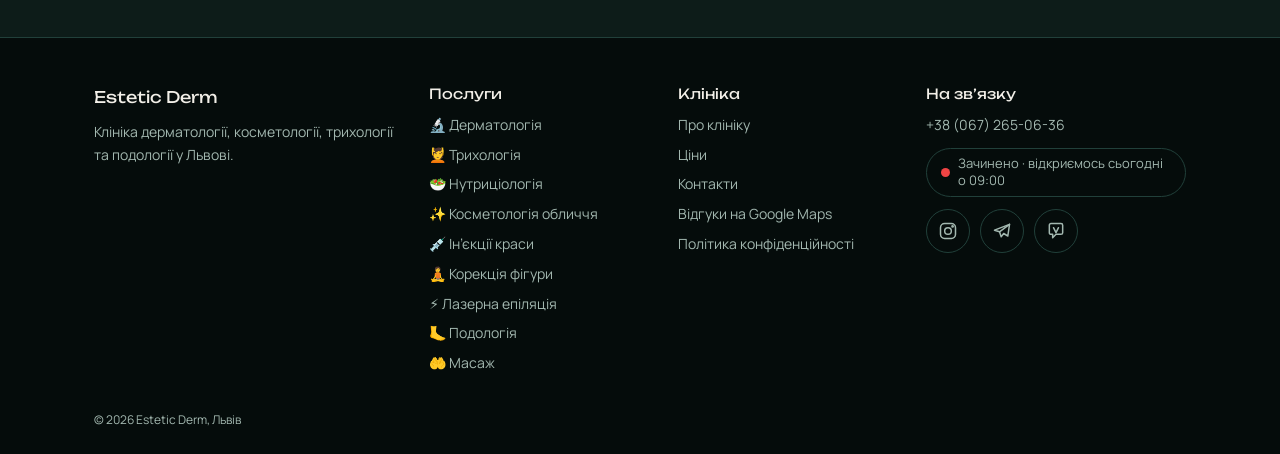
<file: kosmetologiya/index.html>
<!DOCTYPE html>
<html lang="uk"><head><meta charset="utf-8"><meta name="viewport" content="width=device-width,initial-scale=1,viewport-fit=cover"><title>Косметолог у Львові | Estetic Derm</title><meta name="description" content="Косметолог у Львові. Косметологія допомагає підтримувати здоров’я та вигляд шкіри: очищення, зволоження, корекція пігментації та перших ознак віку."><link rel="canonical" href="https://esteticderm.lviv.ua/kosmetologiya/"><meta name="robots" content="index,follow,max-image-preview:large"><meta name="theme-color" content="#07110f">
<meta property="og:type" content="website"><meta property="og:locale" content="uk_UA"><meta property="og:site_name" content="Estetic Derm"><meta property="og:title" content="Косметолог у Львові | Estetic Derm"><meta property="og:description" content="Косметолог у Львові. Косметологія допомагає підтримувати здоров’я та вигляд шкіри: очищення, зволоження, корекція пігментації та перших ознак віку."><meta property="og:url" content="https://esteticderm.lviv.ua/kosmetologiya/">
<!-- Google Search Console: <meta name="google-site-verification" content="КОД"> -->
<link rel="icon" href="/assets/favicon.svg" type="image/svg+xml"><link rel="preconnect" href="https://fonts.googleapis.com"><link rel="preconnect" href="https://fonts.gstatic.com" crossorigin><link href="https://fonts.googleapis.com/css2?family=Unbounded:wght@300;400;500&family=Manrope:wght@400;500;600&display=swap" rel="stylesheet"><link rel="stylesheet" href="/assets/style.css">
<script type="application/ld+json">{"@context":"https://schema.org","@graph":[{"@type":"MedicalClinic","@id":"https://esteticderm.lviv.ua/#clinic","name":"Estetic Derm","url":"https://esteticderm.lviv.ua/","telephone":"+380672650636","medicalSpecialty":"Dermatology","sameAs":["https://www.instagram.com/esteticdermlviv","https://t.me/+380672650636","https://maps.app.goo.gl/8QGpFPM9qLtyjUvM8"],"address":{"@type":"PostalAddress","streetAddress":"вул. Кульпарківська, 64/а","addressLocality":"Львів","addressCountry":"UA","postalCode":"79000"},"geo":{"@type":"GeoCoordinates","latitude":49.8261375,"longitude":23.9889812},"hasMap":"https://maps.app.goo.gl/8QGpFPM9qLtyjUvM8","openingHoursSpecification":[{"@type":"OpeningHoursSpecification","dayOfWeek":"Monday","opens":"09:00","closes":"20:00"},{"@type":"OpeningHoursSpecification","dayOfWeek":"Tuesday","opens":"09:00","closes":"20:00"},{"@type":"OpeningHoursSpecification","dayOfWeek":"Wednesday","opens":"09:00","closes":"20:00"},{"@type":"OpeningHoursSpecification","dayOfWeek":"Thursday","opens":"09:00","closes":"20:00"},{"@type":"OpeningHoursSpecification","dayOfWeek":"Friday","opens":"09:00","closes":"20:00"},{"@type":"OpeningHoursSpecification","dayOfWeek":"Saturday","opens":"09:00","closes":"15:00"}]},{"@type":"BreadcrumbList","itemListElement":[{"@type":"ListItem","position":1,"name":"Головна","item":"https://esteticderm.lviv.ua/"},{"@type":"ListItem","position":2,"name":"Послуги","item":"https://esteticderm.lviv.ua/dermatologiya/"},{"@type":"ListItem","position":3,"name":"Косметологія обличчя","item":"https://esteticderm.lviv.ua/kosmetologiya/"}]},{"@type":"FAQPage","mainEntity":[{"@type":"Question","name":"Скільки процедур потрібно?","acceptedAnswer":{"@type":"Answer","text":"Кількість залежить від мети та стану шкіри. Орієнтовний курс лікар озвучить на консультації."}},{"@type":"Question","name":"Чи є період відновлення?","acceptedAnswer":{"@type":"Answer","text":"Після деяких процедур потрібні кілька днів. Лікар розповість про це заздалегідь."}},{"@type":"Question","name":"Чи можна влітку?","acceptedAnswer":{"@type":"Answer","text":"Частину процедур краще проходити в прохолодний сезон — це обговорюється індивідуально."}}]}]}</script><script>document.documentElement.classList.add("js")</script></head>
<body data-s="Косметологія обличчя"><header><div class="w hr"><a class="logo" href="/"><svg viewBox="0 0 40 40" fill="none" aria-hidden="true"><defs><linearGradient id="g" x1="0" y1="0" x2="1" y2="1"><stop offset="0" stop-color="#2de2a6"/><stop offset="1" stop-color="#ffb86b"/></linearGradient></defs><path d="M6 36V17C6 9.8 12.3 4 20 4s14 5.8 14 13v19" stroke="url(#g)" stroke-width="2"/><path d="M20 12c-4 5-6 8.5-6 12a6 6 0 0 0 12 0c0-3.500-2-7-6-12z" fill="url(#g)"/></svg><span class="lw">Estetic Derm<small>КЛІНІКА · ЛЬВІВ</small></span></a>
<nav id="nav"><a href="/">Головна</a><a href="/pro-nas/">Про клініку</a><div class="dd"><a href="/dermatologiya/">Послуги ▾</a><div class="ddm"><a href="/dermatologiya/">🔬 Дерматологія</a><a href="/trykhologiya/">💆 Трихологія</a><a href="/nutrytsiologiya/">🥗 Нутриціологія</a><a href="/kosmetologiya/" class="on">✨ Косметологія обличчя</a><a href="/inektsii-krasy/">💉 Ін’єкції краси</a><a href="/korektsiya-fihury/">🧘 Корекція фігури</a><a href="/lazerna-epilyatsiya/">⚡ Лазерна епіляція</a><a href="/podologiya/">🦶 Подологія</a><a href="/masazh/">🤲 Масаж</a></div></div><a href="/tsiny/">Ціни</a><a href="/kontakty/">Контакти</a></nav>
<div class="hbtns"><span class="live live-h" data-live></span><button class="ib" id="sbtn" aria-label="Пошук по сайту">🔍</button><a class="btn bl" id="rt" href="https://www.google.com/maps/dir/?api=1&destination=49.8261375%2C23.9889812" target="_blank" rel="noopener" style="padding:11px 18px">🧭 Маршрут</a><a class="btn bm hide-s" style="padding:11px 22px" href="/kontakty/">Записатися</a><button class="ib bg" id="bg" aria-label="Меню">☰</button></div></div></header><div id="pg"></div>
<div id="mm"><a href="/">Головна</a><a href="/pro-nas/">Про клініку</a><h3>Послуги</h3><a href="/dermatologiya/">🔬 Дерматологія</a><a href="/trykhologiya/">💆 Трихологія</a><a href="/nutrytsiologiya/">🥗 Нутриціологія</a><a href="/kosmetologiya/" class="on">✨ Косметологія обличчя</a><a href="/inektsii-krasy/">💉 Ін’єкції краси</a><a href="/korektsiya-fihury/">🧘 Корекція фігури</a><a href="/lazerna-epilyatsiya/">⚡ Лазерна епіляція</a><a href="/podologiya/">🦶 Подологія</a><a href="/masazh/">🤲 Масаж</a><a href="/tsiny/">Ціни</a><a href="/kontakty/">Контакти</a><span class="live" data-live></span><a class="btn bm" href="https://www.google.com/maps/dir/?api=1&destination=49.8261375%2C23.9889812" target="_blank" rel="noopener">🧭 Прокласти маршрут</a><a class="btn bl" href="tel:+380672650636">📞 +38 (067) 265-06-36</a><div class="soc"><a href="https://www.instagram.com/esteticdermlviv" target="_blank" rel="noopener" aria-label="Instagram"><svg viewBox="0 0 24 24"><rect x="3" y="3" width="18" height="18" rx="5"/><circle cx="12" cy="12" r="4"/><circle cx="17.5" cy="6.5" r=".8"/></svg></a><a href="https://t.me/+380672650636" target="_blank" rel="noopener" aria-label="Telegram"><svg viewBox="0 0 24 24"><path d="M21 4 3 11l6 2 2 6 3-4 5 3z"/><path d="m9 13 12-9"/></svg></a><a href="viber://chat?number=%2B380672650636" aria-label="Viber"><svg viewBox="0 0 24 24"><path d="M4 5a2 2 0 0 1 2-2h12a2 2 0 0 1 2 2v9a2 2 0 0 1-2 2h-6l-4 4v-4H6a2 2 0 0 1-2-2z"/><path d="m9 8 3 6 3-6"/></svg></a></div></div><main>
<section class="hero"><i class="blob b1"></i><div class="w"><div class="crumbs"><a href="/">Головна</a> / <a href="/dermatologiya/">Послуги</a> / Косметологія обличчя</div><h1>Косметолог <span class="grad">у Львові</span></h1><p class="lead">Чистки, пілінги, апаратні методики та догляд за обличчям.</p></div></section>
<section><div class="w"><div class="sp"><div><h2 class="rv" style="font-size:26px">Про послугу</h2><p class="lead rv" style="margin-bottom:14px;max-width:none">Косметологія допомагає підтримувати здоров’я та вигляд шкіри: очищення, зволоження, корекція пігментації та перших ознак віку.</p><p class="lead rv" style="margin-bottom:14px;max-width:none">Програму догляду складають після огляду, з урахуванням типу шкіри, віку й протипоказань. Ми не пропонуємо зайвого.</p><h2 class="rv" style="font-size:26px;margin-top:30px">З чим звертаються</h2><ul class="list rv"><li>Мануальна, ультразвукова та комбінована чистка</li><li>Гідропілінг Alvi Prague</li><li>Хімічні пілінги</li><li>Карбокситерапія та ферментотерапія DMK</li><li>Мікротоки та RF-ліфтинг обличчя</li><li>Фотодинамічна терапія Levuderm</li></ul><h2 class="rv" id="ceny" style="font-size:26px;margin-top:34px">Ціни</h2><div class="rv"><div class="pr"><span>Мануальна чистка обличчя</span><b>1300 грн</b></div><div class="pr"><span>Ультразвукова чистка обличчя</span><b>1100 грн</b></div><div class="pr"><span>Комбінована чистка обличчя</span><b>1600 грн</b></div><div class="pr"><span>Чистка спини</span><b>1500–2000 грн</b></div><div class="pr"><span>Гідропілінг Alvi Prague</span><b>1500 грн</b></div><div class="pr"><span>Гідропілінг + дермаштамп (фракційна мезотерапія)</span><b>2500 грн</b></div><div class="pr"><span>Атравматична чистка Zo оваді</span><b>2200 грн</b></div><div class="pr"><span>Мигдалевий пілінг</span><b>850 грн</b></div><div class="pr"><span>Феруловий пілінг</span><b>850 грн</b></div><div class="pr"><span>Азелаїновий пілінг</span><b>950 грн</b></div><div class="pr"><span>Саліциловий пілінг</span><b>980 грн</b></div><div class="pr"><span>Гліколевий пілінг</span><b>800 грн</b></div><div class="pr"><span>Пілінг Джеснера</span><b>1100 грн</b></div><div class="pr"><span>Поверхневі пілінги (L-комплекс HL)</span><b>550 грн</b></div><div class="pr"><span>PRX-T33 пілінг, 1 мл</span><b>1500 грн</b></div><div class="pr"><span>MCA 35,5 мл пілінг</span><b>1900 грн</b></div><div class="pr"><span>Карбокситерапія</span><b>1500 грн</b></div><div class="pr"><span>Ферментотерапія DMK, 1 маска</span><b>2500 грн</b></div><div class="pr"><span>Ферментотерапія DMK, 2 маски</span><b>3000 грн</b></div><div class="pr"><span>Anti-aging догляд Zo оваді</span><b>2900 грн</b></div><div class="pr"><span>Фотодинамічна терапія Levuderm</span><b>4000 грн</b></div><div class="pr"><span>Мікротоки обличчя</span><b>900 грн</b></div><div class="pr"><span>Безін’єкційна біоревіталізація</span><b>1100 грн</b></div><div class="pr"><span>RF-ліфтинг обличчя</span><b>900 грн</b></div><div class="pr"><span>RF-ліфтинг обличчя + шия + декольте</span><b>1200 грн</b></div><div class="pr"><span>Додатковий догляд (маски HL, віді)</span><b>350 грн</b></div></div><h2 class="rv" style="font-size:26px;margin-top:34px">Часті запитання</h2><details class="rv" open><summary>Скільки процедур потрібно?</summary><p>Кількість залежить від мети та стану шкіри. Орієнтовний курс лікар озвучить на консультації.</p></details><details class="rv"><summary>Чи є період відновлення?</summary><p>Після деяких процедур потрібні кілька днів. Лікар розповість про це заздалегідь.</p></details><details class="rv"><summary>Чи можна влітку?</summary><p>Частину процедур краще проходити в прохолодний сезон — це обговорюється індивідуально.</p></details></div>
<aside class="price rv"><h3>Вартість</h3><div class="pr"><span>Мануальна чистка обличчя</span><b>1300 грн</b></div><div class="pr"><span>Ультразвукова чистка обличчя</span><b>1100 грн</b></div><div class="pr"><span>Комбінована чистка обличчя</span><b>1600 грн</b></div><a class="more" href="#ceny">Повний прайс →</a><br><br><a class="btn bm" style="width:100%" href="/kontakty/">Записатися</a><a class="btn bl" style="width:100%;margin-top:10px" href="tel:+380672650636">📞 Подзвонити</a><div class="soc"><a href="https://www.instagram.com/esteticdermlviv" target="_blank" rel="noopener" aria-label="Instagram"><svg viewBox="0 0 24 24"><rect x="3" y="3" width="18" height="18" rx="5"/><circle cx="12" cy="12" r="4"/><circle cx="17.5" cy="6.5" r=".8"/></svg></a><a href="https://t.me/+380672650636" target="_blank" rel="noopener" aria-label="Telegram"><svg viewBox="0 0 24 24"><path d="M21 4 3 11l6 2 2 6 3-4 5 3z"/><path d="m9 13 12-9"/></svg></a><a href="viber://chat?number=%2B380672650636" aria-label="Viber"><svg viewBox="0 0 24 24"><path d="M4 5a2 2 0 0 1 2-2h12a2 2 0 0 1 2 2v9a2 2 0 0 1-2 2h-6l-4 4v-4H6a2 2 0 0 1-2-2z"/><path d="m9 8 3 6 3-6"/></svg></a></div></aside></div></div></section>
<section class="alt"><div class="w"><h2 class="rv">Інші <span class="grad">послуги</span></h2><div class="cards"><a class="card rv" href="/dermatologiya/"><span class="ic">🔬</span><h3>Дерматологія</h3><p>Консультація, дерматоскопія, видалення папілом, бородавок і новоутворень</p><span class="more">Детальніше →</span></a><a class="card rv" href="/trykhologiya/"><span class="ic">💆</span><h3>Трихологія</h3><p>Трихоскопія, мезотерапія, плазмотерапія та лікування випадіння волосся</p><span class="more">Детальніше →</span></a><a class="card rv" href="/nutrytsiologiya/"><span class="ic">🥗</span><h3>Нутриціологія</h3><p>Чек-ап і консультації лікаря-нутриціолога</p><span class="more">Детальніше →</span></a></div></div></section></main><footer><div class="w"><div class="fg"><div><span class="lw" style="color:var(--text)">Estetic Derm</span><p style="margin-top:10px;max-width:300px">Клініка дерматології, косметології, трихології та подології у Львові.</p></div><div><h3>Послуги</h3><a href="/dermatologiya/">🔬 Дерматологія</a><a href="/trykhologiya/">💆 Трихологія</a><a href="/nutrytsiologiya/">🥗 Нутриціологія</a><a href="/kosmetologiya/">✨ Косметологія обличчя</a><a href="/inektsii-krasy/">💉 Ін’єкції краси</a><a href="/korektsiya-fihury/">🧘 Корекція фігури</a><a href="/lazerna-epilyatsiya/">⚡ Лазерна епіляція</a><a href="/podologiya/">🦶 Подологія</a><a href="/masazh/">🤲 Масаж</a></div><div><h3>Клініка</h3><a href="/pro-nas/">Про клініку</a><a href="/tsiny/">Ціни</a><a href="/kontakty/">Контакти</a><a href="https://maps.app.goo.gl/8QGpFPM9qLtyjUvM8" target="_blank" rel="noopener">Відгуки на Google Maps</a><a href="/polityka-konfidentsiynosti/">Політика конфіденційності</a></div><div><h3>На зв’язку</h3><a href="tel:+380672650636">+38 (067) 265-06-36</a><span class="live" data-live style="margin:8px 0 12px"></span><div class="soc"><a href="https://www.instagram.com/esteticdermlviv" target="_blank" rel="noopener" aria-label="Instagram"><svg viewBox="0 0 24 24"><rect x="3" y="3" width="18" height="18" rx="5"/><circle cx="12" cy="12" r="4"/><circle cx="17.5" cy="6.5" r=".8"/></svg></a><a href="https://t.me/+380672650636" target="_blank" rel="noopener" aria-label="Telegram"><svg viewBox="0 0 24 24"><path d="M21 4 3 11l6 2 2 6 3-4 5 3z"/><path d="m9 13 12-9"/></svg></a><a href="viber://chat?number=%2B380672650636" aria-label="Viber"><svg viewBox="0 0 24 24"><path d="M4 5a2 2 0 0 1 2-2h12a2 2 0 0 1 2 2v9a2 2 0 0 1-2 2h-6l-4 4v-4H6a2 2 0 0 1-2-2z"/><path d="m9 8 3 6 3-6"/></svg></a></div></div></div><p class="note" style="margin-top:32px">© 2026 Estetic Derm, Львів</p></div></footer>
<div class="mbar"><a class="btn bl" href="tel:+380672650636">📞 Подзвонити</a><a class="btn bl" href="https://www.google.com/maps/dir/?api=1&destination=49.8261375%2C23.9889812" target="_blank" rel="noopener">🧭 Маршрут</a><a class="btn bm" href="/kontakty/">Записатися</a></div>
<div id="so"><div class="sb"><input id="si" placeholder="Знайти послугу чи сторінку…" autocomplete="off" aria-label="Пошук"><div id="sres"></div></div></div>
<div id="fab"><div class="fl"><a href="https://t.me/+380672650636" target="_blank" rel="noopener">Telegram</a><a href="viber://chat?number=%2B380672650636">Viber</a><a href="https://www.instagram.com/esteticdermlviv" target="_blank" rel="noopener">Instagram</a><a href="tel:+380672650636">Подзвонити</a></div><button id="fb" aria-label="Швидкий зв’язок">💬</button></div><div class="toast" id="toast" role="status"></div><script src="/assets/analytics.js" defer></script><script src="/assets/app.js" defer></script></body></html>
</file>
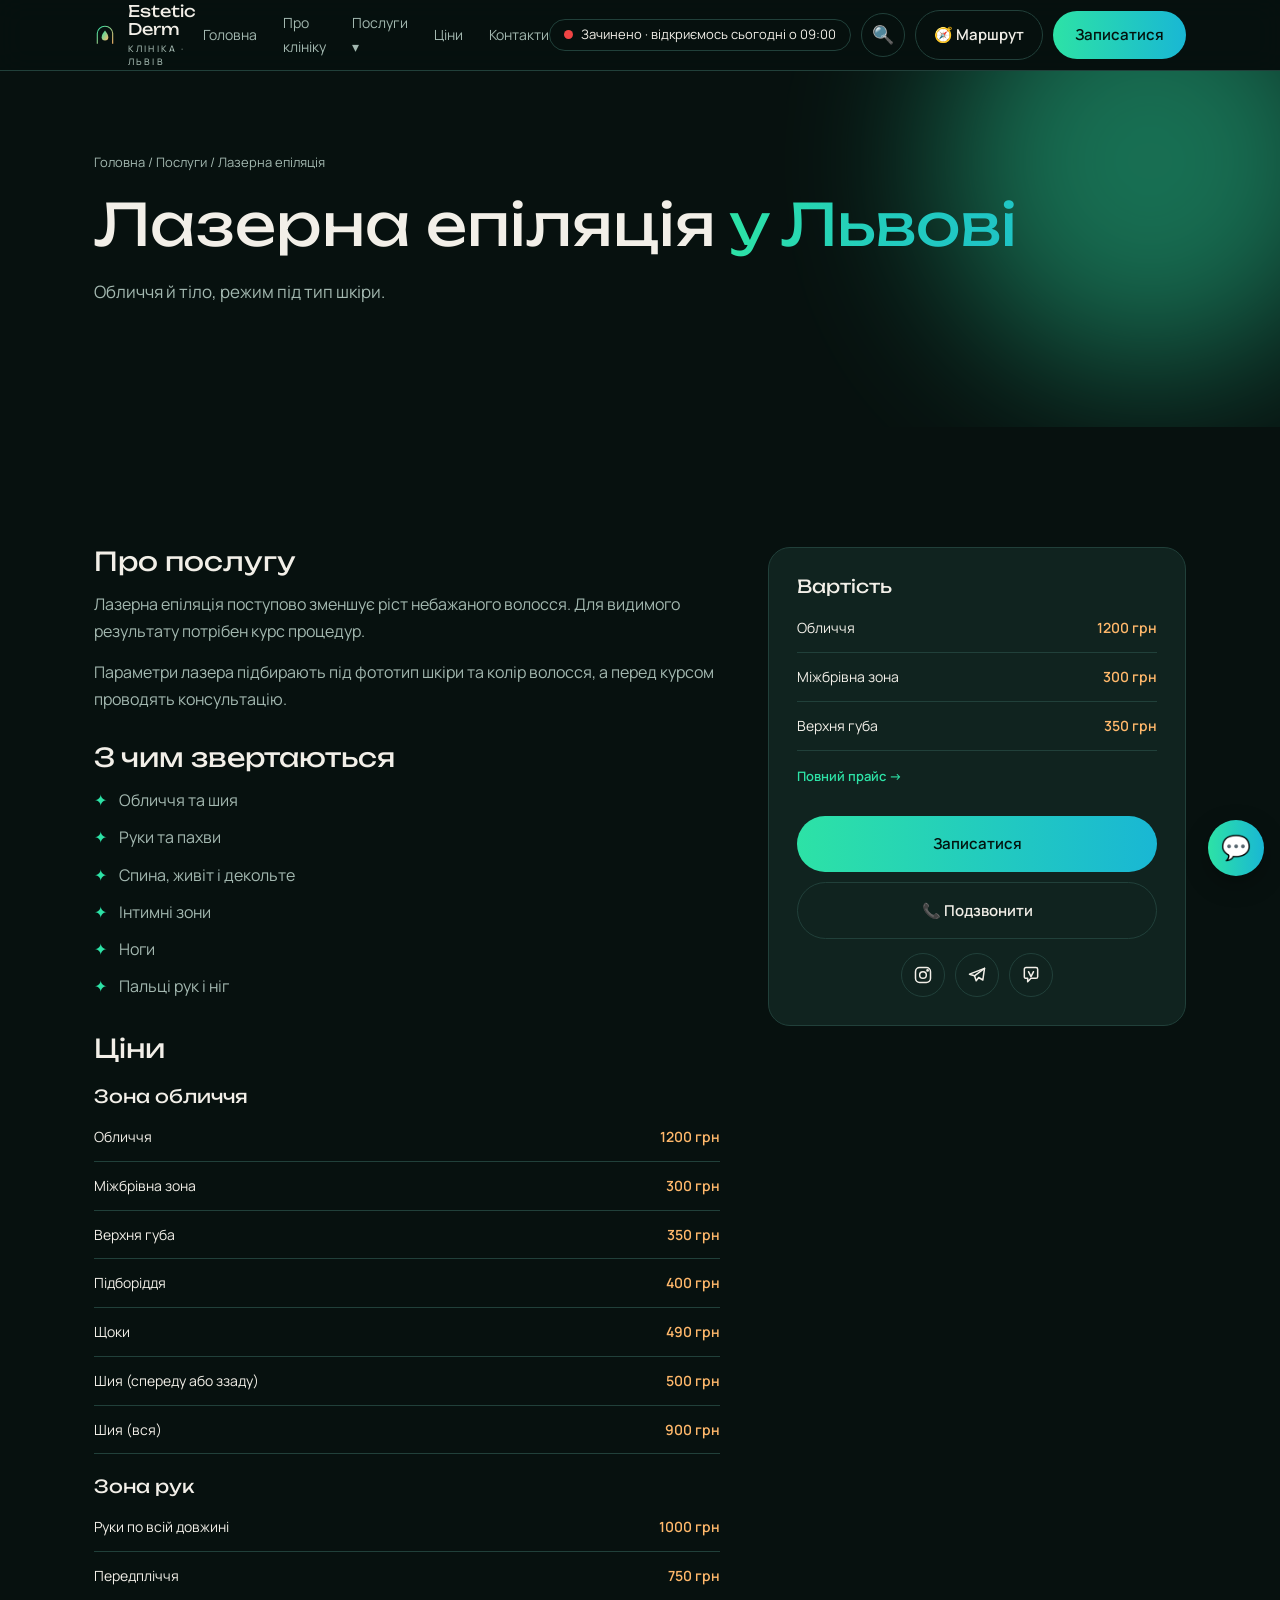
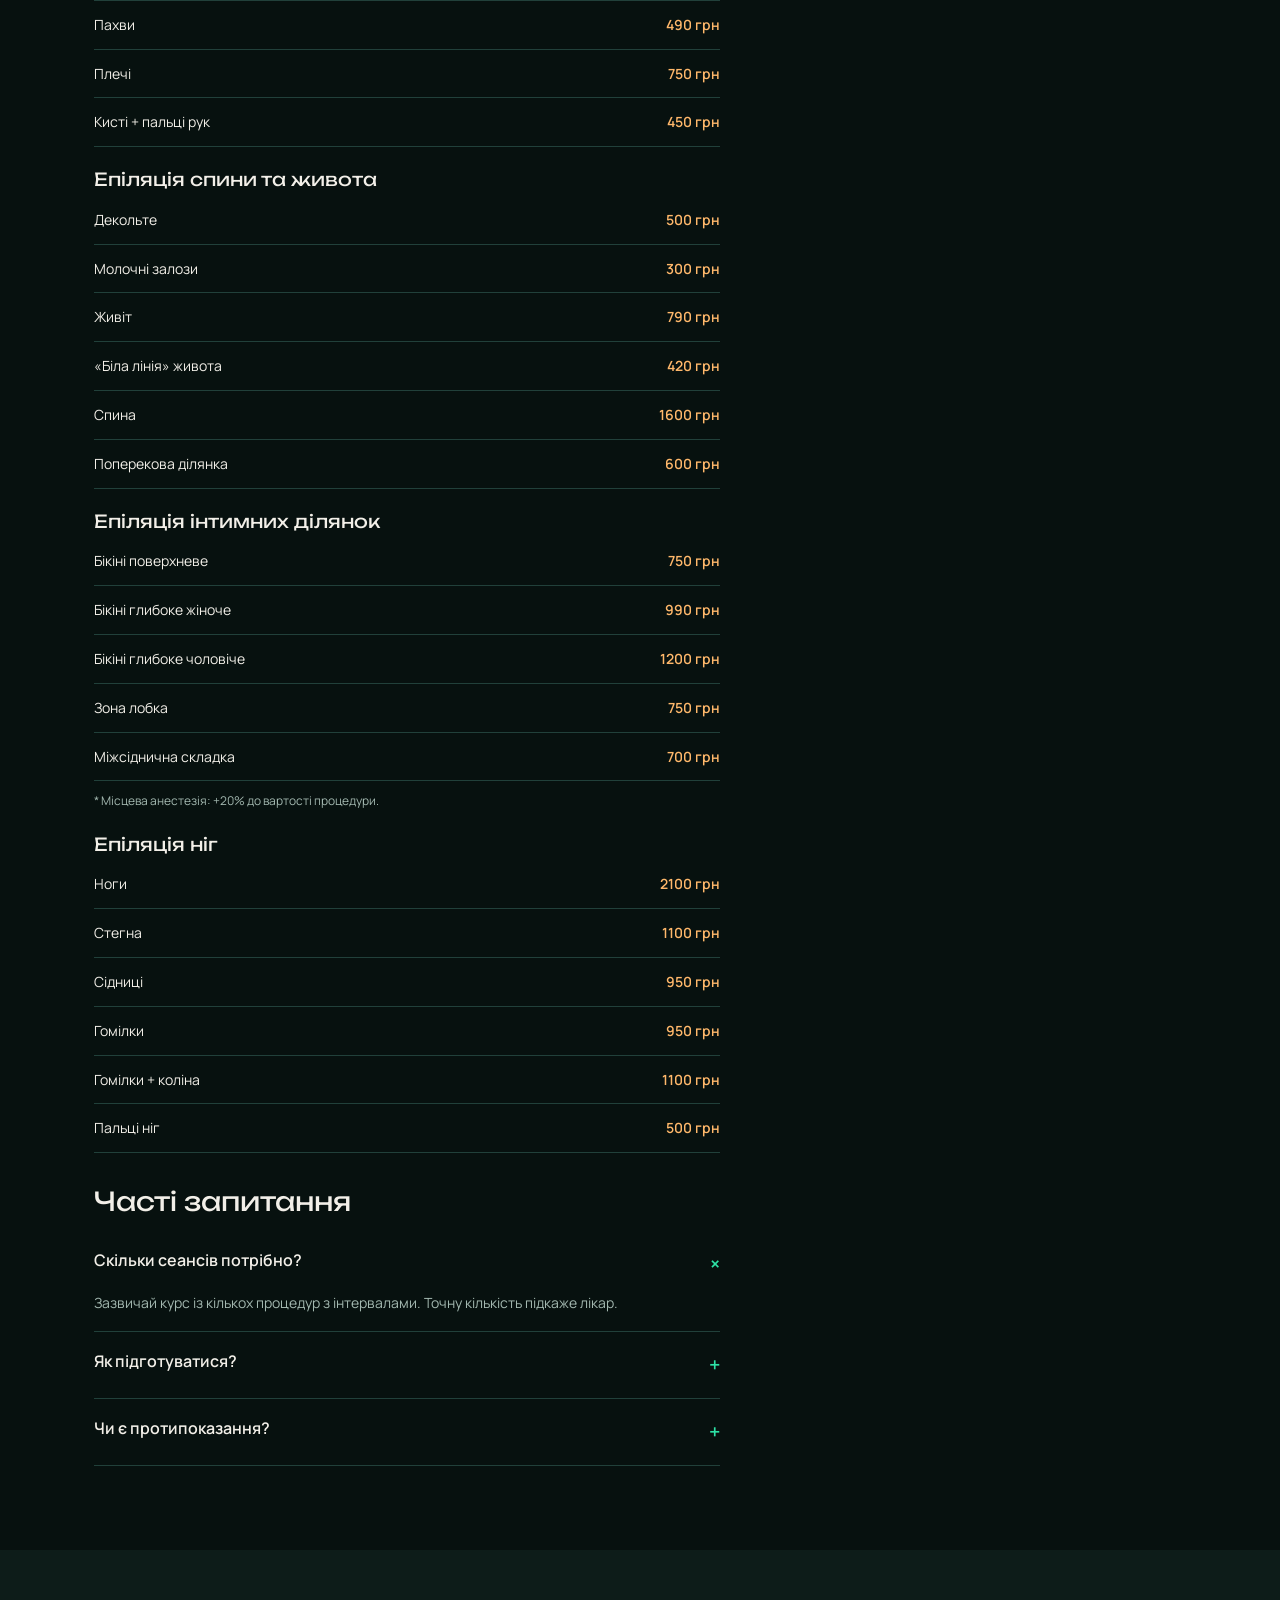
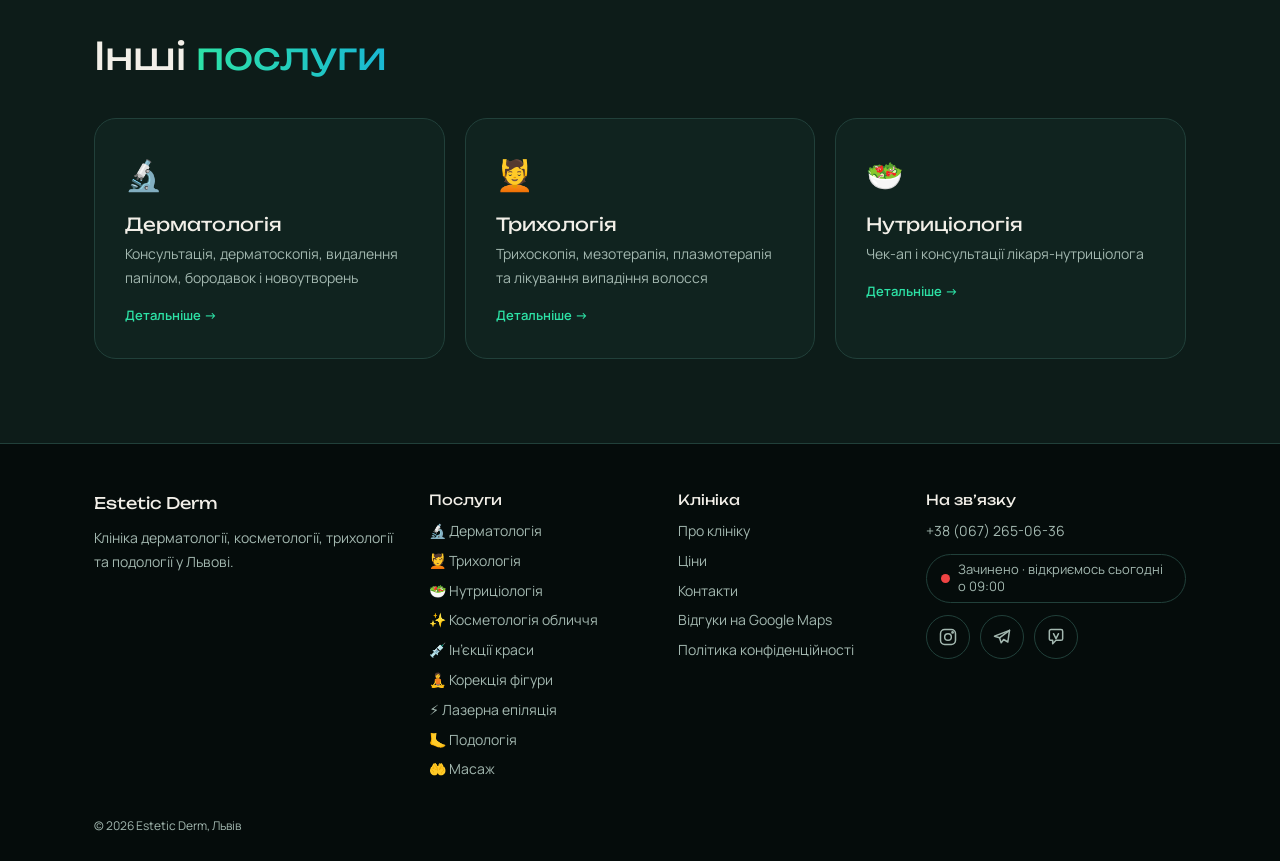
<file: lazerna-epilyatsiya/index.html>
<!DOCTYPE html>
<html lang="uk"><head><meta charset="utf-8"><meta name="viewport" content="width=device-width,initial-scale=1,viewport-fit=cover"><title>Лазерна епіляція у Львові | Estetic Derm</title><meta name="description" content="Лазерна епіляція у Львові. Лазерна епіляція поступово зменшує ріст небажаного волосся. Для видимого результату потрібен курс процедур."><link rel="canonical" href="https://esteticderm.lviv.ua/lazerna-epilyatsiya/"><meta name="robots" content="index,follow,max-image-preview:large"><meta name="theme-color" content="#07110f">
<meta property="og:type" content="website"><meta property="og:locale" content="uk_UA"><meta property="og:site_name" content="Estetic Derm"><meta property="og:title" content="Лазерна епіляція у Львові | Estetic Derm"><meta property="og:description" content="Лазерна епіляція у Львові. Лазерна епіляція поступово зменшує ріст небажаного волосся. Для видимого результату потрібен курс процедур."><meta property="og:url" content="https://esteticderm.lviv.ua/lazerna-epilyatsiya/">
<!-- Google Search Console: <meta name="google-site-verification" content="КОД"> -->
<link rel="icon" href="/assets/favicon.svg" type="image/svg+xml"><link rel="preconnect" href="https://fonts.googleapis.com"><link rel="preconnect" href="https://fonts.gstatic.com" crossorigin><link href="https://fonts.googleapis.com/css2?family=Unbounded:wght@300;400;500&family=Manrope:wght@400;500;600&display=swap" rel="stylesheet"><link rel="stylesheet" href="/assets/style.css">
<script type="application/ld+json">{"@context":"https://schema.org","@graph":[{"@type":"MedicalClinic","@id":"https://esteticderm.lviv.ua/#clinic","name":"Estetic Derm","url":"https://esteticderm.lviv.ua/","telephone":"+380672650636","medicalSpecialty":"Dermatology","sameAs":["https://www.instagram.com/esteticdermlviv","https://t.me/+380672650636","https://maps.app.goo.gl/8QGpFPM9qLtyjUvM8"],"address":{"@type":"PostalAddress","streetAddress":"вул. Кульпарківська, 64/а","addressLocality":"Львів","addressCountry":"UA","postalCode":"79000"},"geo":{"@type":"GeoCoordinates","latitude":49.8261375,"longitude":23.9889812},"hasMap":"https://maps.app.goo.gl/8QGpFPM9qLtyjUvM8","openingHoursSpecification":[{"@type":"OpeningHoursSpecification","dayOfWeek":"Monday","opens":"09:00","closes":"20:00"},{"@type":"OpeningHoursSpecification","dayOfWeek":"Tuesday","opens":"09:00","closes":"20:00"},{"@type":"OpeningHoursSpecification","dayOfWeek":"Wednesday","opens":"09:00","closes":"20:00"},{"@type":"OpeningHoursSpecification","dayOfWeek":"Thursday","opens":"09:00","closes":"20:00"},{"@type":"OpeningHoursSpecification","dayOfWeek":"Friday","opens":"09:00","closes":"20:00"},{"@type":"OpeningHoursSpecification","dayOfWeek":"Saturday","opens":"09:00","closes":"15:00"}]},{"@type":"BreadcrumbList","itemListElement":[{"@type":"ListItem","position":1,"name":"Головна","item":"https://esteticderm.lviv.ua/"},{"@type":"ListItem","position":2,"name":"Послуги","item":"https://esteticderm.lviv.ua/dermatologiya/"},{"@type":"ListItem","position":3,"name":"Лазерна епіляція","item":"https://esteticderm.lviv.ua/lazerna-epilyatsiya/"}]},{"@type":"FAQPage","mainEntity":[{"@type":"Question","name":"Скільки сеансів потрібно?","acceptedAnswer":{"@type":"Answer","text":"Зазвичай курс із кількох процедур з інтервалами. Точну кількість підкаже лікар."}},{"@type":"Question","name":"Як підготуватися?","acceptedAnswer":{"@type":"Answer","text":"Поголіть зону та уникайте засмаги перед процедурою."}},{"@type":"Question","name":"Чи є протипоказання?","acceptedAnswer":{"@type":"Answer","text":"Так, наприклад вагітність і деякі захворювання. Їх з’ясовують на консультації."}}]}]}</script><script>document.documentElement.classList.add("js")</script></head>
<body data-s="Лазерна епіляція"><header><div class="w hr"><a class="logo" href="/"><svg viewBox="0 0 40 40" fill="none" aria-hidden="true"><defs><linearGradient id="g" x1="0" y1="0" x2="1" y2="1"><stop offset="0" stop-color="#2de2a6"/><stop offset="1" stop-color="#ffb86b"/></linearGradient></defs><path d="M6 36V17C6 9.8 12.3 4 20 4s14 5.8 14 13v19" stroke="url(#g)" stroke-width="2"/><path d="M20 12c-4 5-6 8.5-6 12a6 6 0 0 0 12 0c0-3.500-2-7-6-12z" fill="url(#g)"/></svg><span class="lw">Estetic Derm<small>КЛІНІКА · ЛЬВІВ</small></span></a>
<nav id="nav"><a href="/">Головна</a><a href="/pro-nas/">Про клініку</a><div class="dd"><a href="/dermatologiya/">Послуги ▾</a><div class="ddm"><a href="/dermatologiya/">🔬 Дерматологія</a><a href="/trykhologiya/">💆 Трихологія</a><a href="/nutrytsiologiya/">🥗 Нутриціологія</a><a href="/kosmetologiya/">✨ Косметологія обличчя</a><a href="/inektsii-krasy/">💉 Ін’єкції краси</a><a href="/korektsiya-fihury/">🧘 Корекція фігури</a><a href="/lazerna-epilyatsiya/" class="on">⚡ Лазерна епіляція</a><a href="/podologiya/">🦶 Подологія</a><a href="/masazh/">🤲 Масаж</a></div></div><a href="/tsiny/">Ціни</a><a href="/kontakty/">Контакти</a></nav>
<div class="hbtns"><span class="live live-h" data-live></span><button class="ib" id="sbtn" aria-label="Пошук по сайту">🔍</button><a class="btn bl" id="rt" href="https://www.google.com/maps/dir/?api=1&destination=49.8261375%2C23.9889812" target="_blank" rel="noopener" style="padding:11px 18px">🧭 Маршрут</a><a class="btn bm hide-s" style="padding:11px 22px" href="/kontakty/">Записатися</a><button class="ib bg" id="bg" aria-label="Меню">☰</button></div></div></header><div id="pg"></div>
<div id="mm"><a href="/">Головна</a><a href="/pro-nas/">Про клініку</a><h3>Послуги</h3><a href="/dermatologiya/">🔬 Дерматологія</a><a href="/trykhologiya/">💆 Трихологія</a><a href="/nutrytsiologiya/">🥗 Нутриціологія</a><a href="/kosmetologiya/">✨ Косметологія обличчя</a><a href="/inektsii-krasy/">💉 Ін’єкції краси</a><a href="/korektsiya-fihury/">🧘 Корекція фігури</a><a href="/lazerna-epilyatsiya/" class="on">⚡ Лазерна епіляція</a><a href="/podologiya/">🦶 Подологія</a><a href="/masazh/">🤲 Масаж</a><a href="/tsiny/">Ціни</a><a href="/kontakty/">Контакти</a><span class="live" data-live></span><a class="btn bm" href="https://www.google.com/maps/dir/?api=1&destination=49.8261375%2C23.9889812" target="_blank" rel="noopener">🧭 Прокласти маршрут</a><a class="btn bl" href="tel:+380672650636">📞 +38 (067) 265-06-36</a><div class="soc"><a href="https://www.instagram.com/esteticdermlviv" target="_blank" rel="noopener" aria-label="Instagram"><svg viewBox="0 0 24 24"><rect x="3" y="3" width="18" height="18" rx="5"/><circle cx="12" cy="12" r="4"/><circle cx="17.5" cy="6.5" r=".8"/></svg></a><a href="https://t.me/+380672650636" target="_blank" rel="noopener" aria-label="Telegram"><svg viewBox="0 0 24 24"><path d="M21 4 3 11l6 2 2 6 3-4 5 3z"/><path d="m9 13 12-9"/></svg></a><a href="viber://chat?number=%2B380672650636" aria-label="Viber"><svg viewBox="0 0 24 24"><path d="M4 5a2 2 0 0 1 2-2h12a2 2 0 0 1 2 2v9a2 2 0 0 1-2 2h-6l-4 4v-4H6a2 2 0 0 1-2-2z"/><path d="m9 8 3 6 3-6"/></svg></a></div></div><main>
<section class="hero"><i class="blob b1"></i><div class="w"><div class="crumbs"><a href="/">Головна</a> / <a href="/dermatologiya/">Послуги</a> / Лазерна епіляція</div><h1>Лазерна епіляція <span class="grad">у Львові</span></h1><p class="lead">Обличчя й тіло, режим під тип шкіри.</p></div></section>
<section><div class="w"><div class="sp"><div><h2 class="rv" style="font-size:26px">Про послугу</h2><p class="lead rv" style="margin-bottom:14px;max-width:none">Лазерна епіляція поступово зменшує ріст небажаного волосся. Для видимого результату потрібен курс процедур.</p><p class="lead rv" style="margin-bottom:14px;max-width:none">Параметри лазера підбирають під фототип шкіри та колір волосся, а перед курсом проводять консультацію.</p><h2 class="rv" style="font-size:26px;margin-top:30px">З чим звертаються</h2><ul class="list rv"><li>Обличчя та шия</li><li>Руки та пахви</li><li>Спина, живіт і декольте</li><li>Інтимні зони</li><li>Ноги</li><li>Пальці рук і ніг</li></ul><h2 class="rv" id="ceny" style="font-size:26px;margin-top:34px">Ціни</h2><h3 class="rv" style="margin:22px 0 6px">Зона обличчя</h3><div class="rv"><div class="pr"><span>Обличчя</span><b>1200 грн</b></div><div class="pr"><span>Міжбрівна зона</span><b>300 грн</b></div><div class="pr"><span>Верхня губа</span><b>350 грн</b></div><div class="pr"><span>Підборіддя</span><b>400 грн</b></div><div class="pr"><span>Щоки</span><b>490 грн</b></div><div class="pr"><span>Шия (спереду або ззаду)</span><b>500 грн</b></div><div class="pr"><span>Шия (вся)</span><b>900 грн</b></div></div><h3 class="rv" style="margin:22px 0 6px">Зона рук</h3><div class="rv"><div class="pr"><span>Руки по всій довжині</span><b>1000 грн</b></div><div class="pr"><span>Передпліччя</span><b>750 грн</b></div><div class="pr"><span>Пахви</span><b>490 грн</b></div><div class="pr"><span>Плечі</span><b>750 грн</b></div><div class="pr"><span>Кисті + пальці рук</span><b>450 грн</b></div></div><h3 class="rv" style="margin:22px 0 6px">Епіляція спини та живота</h3><div class="rv"><div class="pr"><span>Декольте</span><b>500 грн</b></div><div class="pr"><span>Молочні залози</span><b>300 грн</b></div><div class="pr"><span>Живіт</span><b>790 грн</b></div><div class="pr"><span>«Біла лінія» живота</span><b>420 грн</b></div><div class="pr"><span>Спина</span><b>1600 грн</b></div><div class="pr"><span>Поперекова ділянка</span><b>600 грн</b></div></div><h3 class="rv" style="margin:22px 0 6px">Епіляція інтимних ділянок</h3><div class="rv"><div class="pr"><span>Бікіні поверхневе</span><b>750 грн</b></div><div class="pr"><span>Бікіні глибоке жіноче</span><b>990 грн</b></div><div class="pr"><span>Бікіні глибоке чоловіче</span><b>1200 грн</b></div><div class="pr"><span>Зона лобка</span><b>750 грн</b></div><div class="pr"><span>Міжсіднична складка</span><b>700 грн</b></div><p class="note" style="margin:10px 0">* Місцева анестезія: +20% до вартості процедури.</p></div><h3 class="rv" style="margin:22px 0 6px">Епіляція ніг</h3><div class="rv"><div class="pr"><span>Ноги</span><b>2100 грн</b></div><div class="pr"><span>Стегна</span><b>1100 грн</b></div><div class="pr"><span>Сідниці</span><b>950 грн</b></div><div class="pr"><span>Гомілки</span><b>950 грн</b></div><div class="pr"><span>Гомілки + коліна</span><b>1100 грн</b></div><div class="pr"><span>Пальці ніг</span><b>500 грн</b></div></div><h2 class="rv" style="font-size:26px;margin-top:34px">Часті запитання</h2><details class="rv" open><summary>Скільки сеансів потрібно?</summary><p>Зазвичай курс із кількох процедур з інтервалами. Точну кількість підкаже лікар.</p></details><details class="rv"><summary>Як підготуватися?</summary><p>Поголіть зону та уникайте засмаги перед процедурою.</p></details><details class="rv"><summary>Чи є протипоказання?</summary><p>Так, наприклад вагітність і деякі захворювання. Їх з’ясовують на консультації.</p></details></div>
<aside class="price rv"><h3>Вартість</h3><div class="pr"><span>Обличчя</span><b>1200 грн</b></div><div class="pr"><span>Міжбрівна зона</span><b>300 грн</b></div><div class="pr"><span>Верхня губа</span><b>350 грн</b></div><a class="more" href="#ceny">Повний прайс →</a><br><br><a class="btn bm" style="width:100%" href="/kontakty/">Записатися</a><a class="btn bl" style="width:100%;margin-top:10px" href="tel:+380672650636">📞 Подзвонити</a><div class="soc"><a href="https://www.instagram.com/esteticdermlviv" target="_blank" rel="noopener" aria-label="Instagram"><svg viewBox="0 0 24 24"><rect x="3" y="3" width="18" height="18" rx="5"/><circle cx="12" cy="12" r="4"/><circle cx="17.5" cy="6.5" r=".8"/></svg></a><a href="https://t.me/+380672650636" target="_blank" rel="noopener" aria-label="Telegram"><svg viewBox="0 0 24 24"><path d="M21 4 3 11l6 2 2 6 3-4 5 3z"/><path d="m9 13 12-9"/></svg></a><a href="viber://chat?number=%2B380672650636" aria-label="Viber"><svg viewBox="0 0 24 24"><path d="M4 5a2 2 0 0 1 2-2h12a2 2 0 0 1 2 2v9a2 2 0 0 1-2 2h-6l-4 4v-4H6a2 2 0 0 1-2-2z"/><path d="m9 8 3 6 3-6"/></svg></a></div></aside></div></div></section>
<section class="alt"><div class="w"><h2 class="rv">Інші <span class="grad">послуги</span></h2><div class="cards"><a class="card rv" href="/dermatologiya/"><span class="ic">🔬</span><h3>Дерматологія</h3><p>Консультація, дерматоскопія, видалення папілом, бородавок і новоутворень</p><span class="more">Детальніше →</span></a><a class="card rv" href="/trykhologiya/"><span class="ic">💆</span><h3>Трихологія</h3><p>Трихоскопія, мезотерапія, плазмотерапія та лікування випадіння волосся</p><span class="more">Детальніше →</span></a><a class="card rv" href="/nutrytsiologiya/"><span class="ic">🥗</span><h3>Нутриціологія</h3><p>Чек-ап і консультації лікаря-нутриціолога</p><span class="more">Детальніше →</span></a></div></div></section></main><footer><div class="w"><div class="fg"><div><span class="lw" style="color:var(--text)">Estetic Derm</span><p style="margin-top:10px;max-width:300px">Клініка дерматології, косметології, трихології та подології у Львові.</p></div><div><h3>Послуги</h3><a href="/dermatologiya/">🔬 Дерматологія</a><a href="/trykhologiya/">💆 Трихологія</a><a href="/nutrytsiologiya/">🥗 Нутриціологія</a><a href="/kosmetologiya/">✨ Косметологія обличчя</a><a href="/inektsii-krasy/">💉 Ін’єкції краси</a><a href="/korektsiya-fihury/">🧘 Корекція фігури</a><a href="/lazerna-epilyatsiya/">⚡ Лазерна епіляція</a><a href="/podologiya/">🦶 Подологія</a><a href="/masazh/">🤲 Масаж</a></div><div><h3>Клініка</h3><a href="/pro-nas/">Про клініку</a><a href="/tsiny/">Ціни</a><a href="/kontakty/">Контакти</a><a href="https://maps.app.goo.gl/8QGpFPM9qLtyjUvM8" target="_blank" rel="noopener">Відгуки на Google Maps</a><a href="/polityka-konfidentsiynosti/">Політика конфіденційності</a></div><div><h3>На зв’язку</h3><a href="tel:+380672650636">+38 (067) 265-06-36</a><span class="live" data-live style="margin:8px 0 12px"></span><div class="soc"><a href="https://www.instagram.com/esteticdermlviv" target="_blank" rel="noopener" aria-label="Instagram"><svg viewBox="0 0 24 24"><rect x="3" y="3" width="18" height="18" rx="5"/><circle cx="12" cy="12" r="4"/><circle cx="17.5" cy="6.5" r=".8"/></svg></a><a href="https://t.me/+380672650636" target="_blank" rel="noopener" aria-label="Telegram"><svg viewBox="0 0 24 24"><path d="M21 4 3 11l6 2 2 6 3-4 5 3z"/><path d="m9 13 12-9"/></svg></a><a href="viber://chat?number=%2B380672650636" aria-label="Viber"><svg viewBox="0 0 24 24"><path d="M4 5a2 2 0 0 1 2-2h12a2 2 0 0 1 2 2v9a2 2 0 0 1-2 2h-6l-4 4v-4H6a2 2 0 0 1-2-2z"/><path d="m9 8 3 6 3-6"/></svg></a></div></div></div><p class="note" style="margin-top:32px">© 2026 Estetic Derm, Львів</p></div></footer>
<div class="mbar"><a class="btn bl" href="tel:+380672650636">📞 Подзвонити</a><a class="btn bl" href="https://www.google.com/maps/dir/?api=1&destination=49.8261375%2C23.9889812" target="_blank" rel="noopener">🧭 Маршрут</a><a class="btn bm" href="/kontakty/">Записатися</a></div>
<div id="so"><div class="sb"><input id="si" placeholder="Знайти послугу чи сторінку…" autocomplete="off" aria-label="Пошук"><div id="sres"></div></div></div>
<div id="fab"><div class="fl"><a href="https://t.me/+380672650636" target="_blank" rel="noopener">Telegram</a><a href="viber://chat?number=%2B380672650636">Viber</a><a href="https://www.instagram.com/esteticdermlviv" target="_blank" rel="noopener">Instagram</a><a href="tel:+380672650636">Подзвонити</a></div><button id="fb" aria-label="Швидкий зв’язок">💬</button></div><div class="toast" id="toast" role="status"></div><script src="/assets/analytics.js" defer></script><script src="/assets/app.js" defer></script></body></html>
</file>
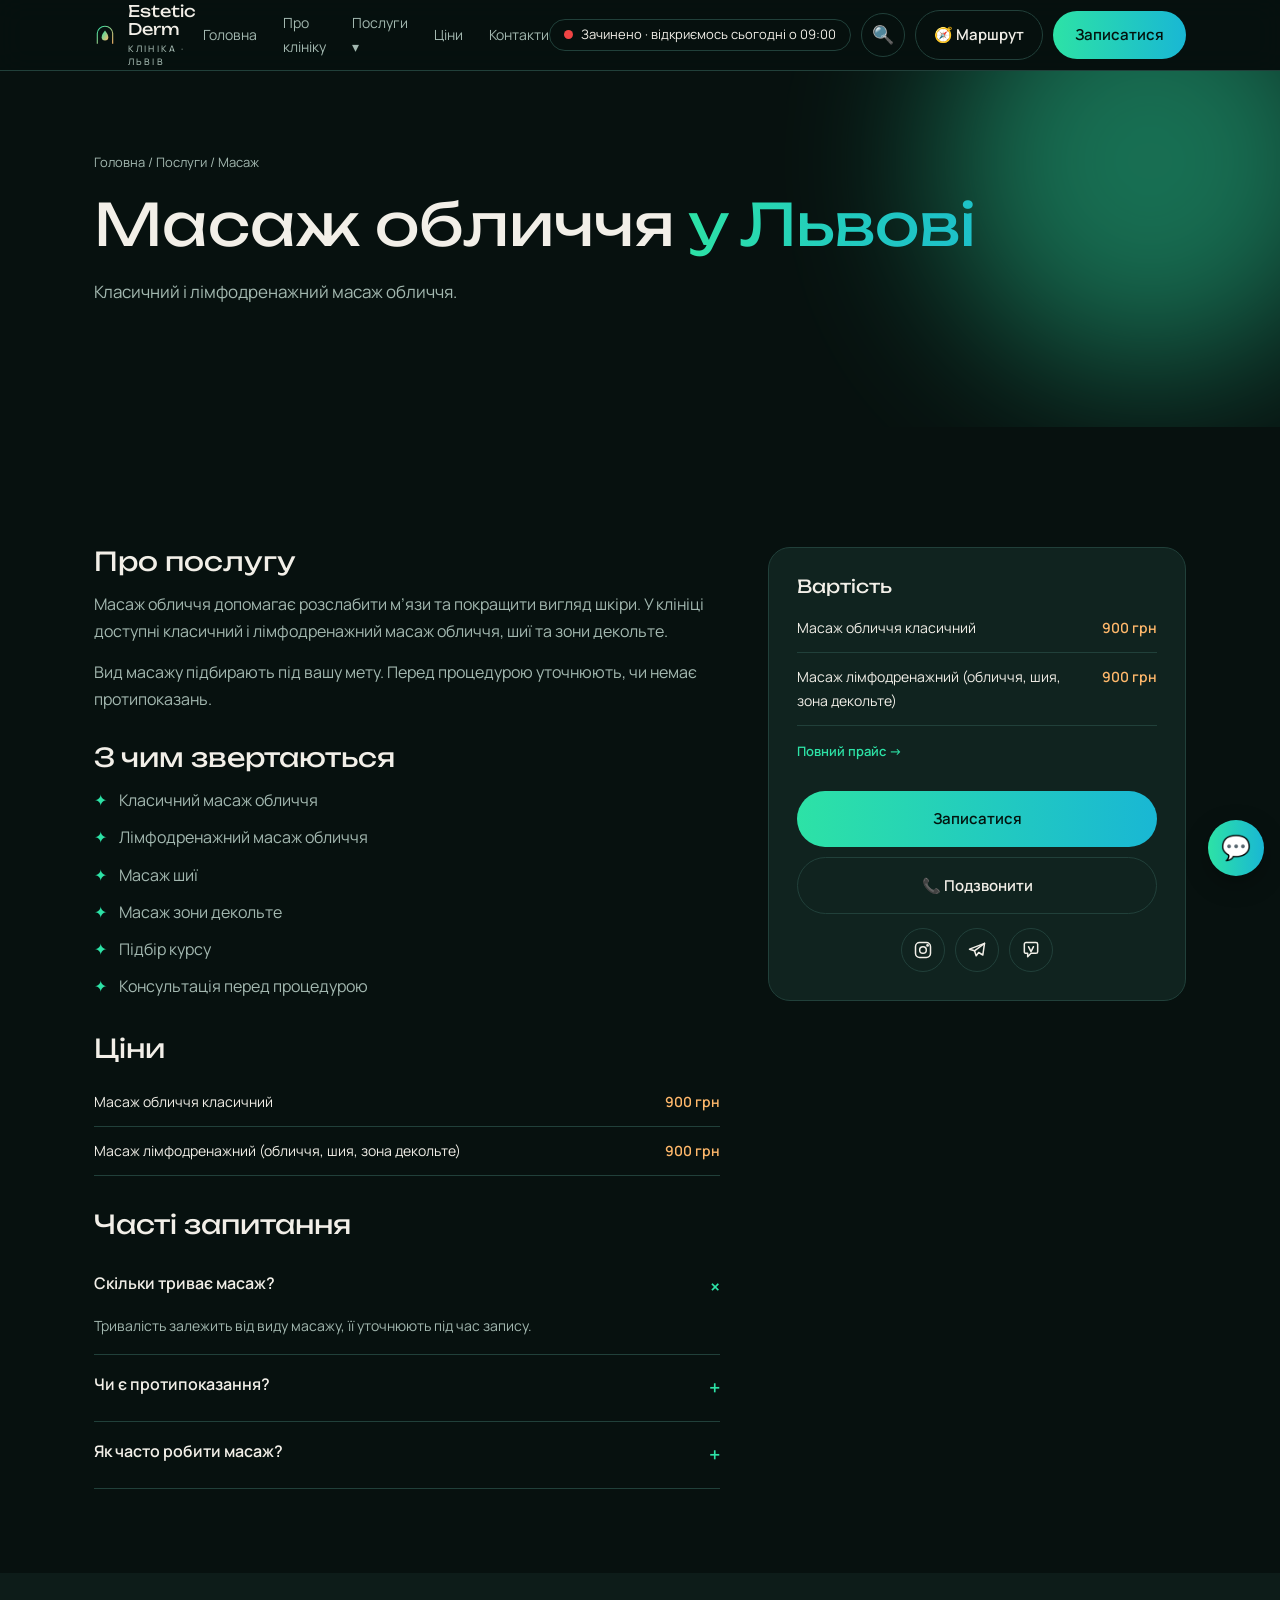
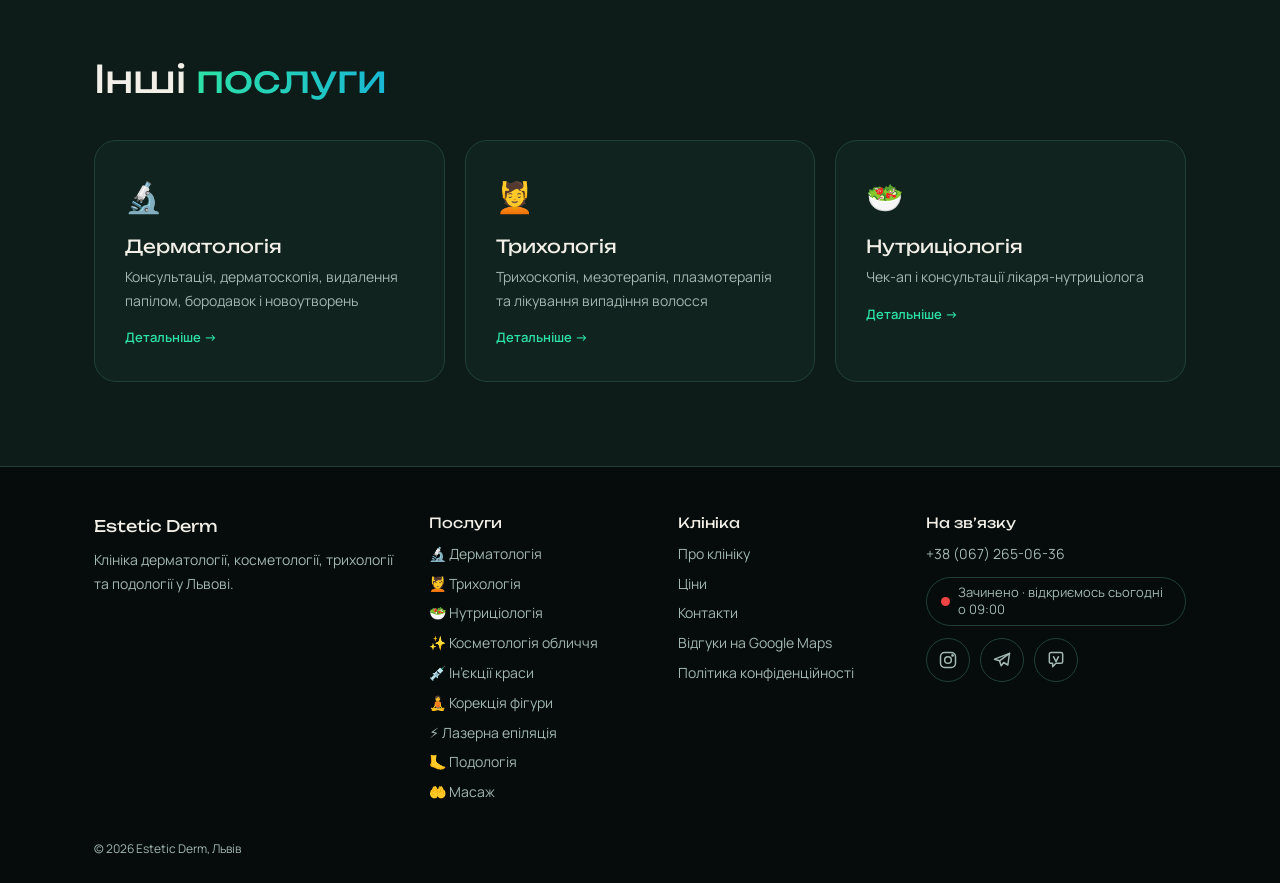
<file: masazh/index.html>
<!DOCTYPE html>
<html lang="uk"><head><meta charset="utf-8"><meta name="viewport" content="width=device-width,initial-scale=1,viewport-fit=cover"><title>Масаж обличчя у Львові | Estetic Derm</title><meta name="description" content="Масаж обличчя у Львові. Масаж обличчя допомагає розслабити м’язи та покращити вигляд шкіри. У клініці доступні класичний і лімфодренажний масаж обличчя,…"><link rel="canonical" href="https://esteticderm.lviv.ua/masazh/"><meta name="robots" content="index,follow,max-image-preview:large"><meta name="theme-color" content="#07110f">
<meta property="og:type" content="website"><meta property="og:locale" content="uk_UA"><meta property="og:site_name" content="Estetic Derm"><meta property="og:title" content="Масаж обличчя у Львові | Estetic Derm"><meta property="og:description" content="Масаж обличчя у Львові. Масаж обличчя допомагає розслабити м’язи та покращити вигляд шкіри. У клініці доступні класичний і лімфодренажний масаж обличчя,…"><meta property="og:url" content="https://esteticderm.lviv.ua/masazh/">
<!-- Google Search Console: <meta name="google-site-verification" content="КОД"> -->
<link rel="icon" href="/assets/favicon.svg" type="image/svg+xml"><link rel="preconnect" href="https://fonts.googleapis.com"><link rel="preconnect" href="https://fonts.gstatic.com" crossorigin><link href="https://fonts.googleapis.com/css2?family=Unbounded:wght@300;400;500&family=Manrope:wght@400;500;600&display=swap" rel="stylesheet"><link rel="stylesheet" href="/assets/style.css">
<script type="application/ld+json">{"@context":"https://schema.org","@graph":[{"@type":"MedicalClinic","@id":"https://esteticderm.lviv.ua/#clinic","name":"Estetic Derm","url":"https://esteticderm.lviv.ua/","telephone":"+380672650636","medicalSpecialty":"Dermatology","sameAs":["https://www.instagram.com/esteticdermlviv","https://t.me/+380672650636","https://maps.app.goo.gl/8QGpFPM9qLtyjUvM8"],"address":{"@type":"PostalAddress","streetAddress":"вул. Кульпарківська, 64/а","addressLocality":"Львів","addressCountry":"UA","postalCode":"79000"},"geo":{"@type":"GeoCoordinates","latitude":49.8261375,"longitude":23.9889812},"hasMap":"https://maps.app.goo.gl/8QGpFPM9qLtyjUvM8","openingHoursSpecification":[{"@type":"OpeningHoursSpecification","dayOfWeek":"Monday","opens":"09:00","closes":"20:00"},{"@type":"OpeningHoursSpecification","dayOfWeek":"Tuesday","opens":"09:00","closes":"20:00"},{"@type":"OpeningHoursSpecification","dayOfWeek":"Wednesday","opens":"09:00","closes":"20:00"},{"@type":"OpeningHoursSpecification","dayOfWeek":"Thursday","opens":"09:00","closes":"20:00"},{"@type":"OpeningHoursSpecification","dayOfWeek":"Friday","opens":"09:00","closes":"20:00"},{"@type":"OpeningHoursSpecification","dayOfWeek":"Saturday","opens":"09:00","closes":"15:00"}]},{"@type":"BreadcrumbList","itemListElement":[{"@type":"ListItem","position":1,"name":"Головна","item":"https://esteticderm.lviv.ua/"},{"@type":"ListItem","position":2,"name":"Послуги","item":"https://esteticderm.lviv.ua/dermatologiya/"},{"@type":"ListItem","position":3,"name":"Масаж","item":"https://esteticderm.lviv.ua/masazh/"}]},{"@type":"FAQPage","mainEntity":[{"@type":"Question","name":"Скільки триває масаж?","acceptedAnswer":{"@type":"Answer","text":"Тривалість залежить від виду масажу, її уточнюють під час запису."}},{"@type":"Question","name":"Чи є протипоказання?","acceptedAnswer":{"@type":"Answer","text":"Так, наприклад запальні процеси на шкірі. Їх з’ясовують перед процедурою."}},{"@type":"Question","name":"Як часто робити масаж?","acceptedAnswer":{"@type":"Answer","text":"Курс і частоту підказує спеціаліст індивідуально."}}]}]}</script><script>document.documentElement.classList.add("js")</script></head>
<body data-s="Масаж"><header><div class="w hr"><a class="logo" href="/"><svg viewBox="0 0 40 40" fill="none" aria-hidden="true"><defs><linearGradient id="g" x1="0" y1="0" x2="1" y2="1"><stop offset="0" stop-color="#2de2a6"/><stop offset="1" stop-color="#ffb86b"/></linearGradient></defs><path d="M6 36V17C6 9.8 12.3 4 20 4s14 5.8 14 13v19" stroke="url(#g)" stroke-width="2"/><path d="M20 12c-4 5-6 8.5-6 12a6 6 0 0 0 12 0c0-3.500-2-7-6-12z" fill="url(#g)"/></svg><span class="lw">Estetic Derm<small>КЛІНІКА · ЛЬВІВ</small></span></a>
<nav id="nav"><a href="/">Головна</a><a href="/pro-nas/">Про клініку</a><div class="dd"><a href="/dermatologiya/">Послуги ▾</a><div class="ddm"><a href="/dermatologiya/">🔬 Дерматологія</a><a href="/trykhologiya/">💆 Трихологія</a><a href="/nutrytsiologiya/">🥗 Нутриціологія</a><a href="/kosmetologiya/">✨ Косметологія обличчя</a><a href="/inektsii-krasy/">💉 Ін’єкції краси</a><a href="/korektsiya-fihury/">🧘 Корекція фігури</a><a href="/lazerna-epilyatsiya/">⚡ Лазерна епіляція</a><a href="/podologiya/">🦶 Подологія</a><a href="/masazh/" class="on">🤲 Масаж</a></div></div><a href="/tsiny/">Ціни</a><a href="/kontakty/">Контакти</a></nav>
<div class="hbtns"><span class="live live-h" data-live></span><button class="ib" id="sbtn" aria-label="Пошук по сайту">🔍</button><a class="btn bl" id="rt" href="https://www.google.com/maps/dir/?api=1&destination=49.8261375%2C23.9889812" target="_blank" rel="noopener" style="padding:11px 18px">🧭 Маршрут</a><a class="btn bm hide-s" style="padding:11px 22px" href="/kontakty/">Записатися</a><button class="ib bg" id="bg" aria-label="Меню">☰</button></div></div></header><div id="pg"></div>
<div id="mm"><a href="/">Головна</a><a href="/pro-nas/">Про клініку</a><h3>Послуги</h3><a href="/dermatologiya/">🔬 Дерматологія</a><a href="/trykhologiya/">💆 Трихологія</a><a href="/nutrytsiologiya/">🥗 Нутриціологія</a><a href="/kosmetologiya/">✨ Косметологія обличчя</a><a href="/inektsii-krasy/">💉 Ін’єкції краси</a><a href="/korektsiya-fihury/">🧘 Корекція фігури</a><a href="/lazerna-epilyatsiya/">⚡ Лазерна епіляція</a><a href="/podologiya/">🦶 Подологія</a><a href="/masazh/" class="on">🤲 Масаж</a><a href="/tsiny/">Ціни</a><a href="/kontakty/">Контакти</a><span class="live" data-live></span><a class="btn bm" href="https://www.google.com/maps/dir/?api=1&destination=49.8261375%2C23.9889812" target="_blank" rel="noopener">🧭 Прокласти маршрут</a><a class="btn bl" href="tel:+380672650636">📞 +38 (067) 265-06-36</a><div class="soc"><a href="https://www.instagram.com/esteticdermlviv" target="_blank" rel="noopener" aria-label="Instagram"><svg viewBox="0 0 24 24"><rect x="3" y="3" width="18" height="18" rx="5"/><circle cx="12" cy="12" r="4"/><circle cx="17.5" cy="6.5" r=".8"/></svg></a><a href="https://t.me/+380672650636" target="_blank" rel="noopener" aria-label="Telegram"><svg viewBox="0 0 24 24"><path d="M21 4 3 11l6 2 2 6 3-4 5 3z"/><path d="m9 13 12-9"/></svg></a><a href="viber://chat?number=%2B380672650636" aria-label="Viber"><svg viewBox="0 0 24 24"><path d="M4 5a2 2 0 0 1 2-2h12a2 2 0 0 1 2 2v9a2 2 0 0 1-2 2h-6l-4 4v-4H6a2 2 0 0 1-2-2z"/><path d="m9 8 3 6 3-6"/></svg></a></div></div><main>
<section class="hero"><i class="blob b1"></i><div class="w"><div class="crumbs"><a href="/">Головна</a> / <a href="/dermatologiya/">Послуги</a> / Масаж</div><h1>Масаж обличчя <span class="grad">у Львові</span></h1><p class="lead">Класичний і лімфодренажний масаж обличчя.</p></div></section>
<section><div class="w"><div class="sp"><div><h2 class="rv" style="font-size:26px">Про послугу</h2><p class="lead rv" style="margin-bottom:14px;max-width:none">Масаж обличчя допомагає розслабити м’язи та покращити вигляд шкіри. У клініці доступні класичний і лімфодренажний масаж обличчя, шиї та зони декольте.</p><p class="lead rv" style="margin-bottom:14px;max-width:none">Вид масажу підбирають під вашу мету. Перед процедурою уточнюють, чи немає протипоказань.</p><h2 class="rv" style="font-size:26px;margin-top:30px">З чим звертаються</h2><ul class="list rv"><li>Класичний масаж обличчя</li><li>Лімфодренажний масаж обличчя</li><li>Масаж шиї</li><li>Масаж зони декольте</li><li>Підбір курсу</li><li>Консультація перед процедурою</li></ul><h2 class="rv" id="ceny" style="font-size:26px;margin-top:34px">Ціни</h2><div class="rv"><div class="pr"><span>Масаж обличчя класичний</span><b>900 грн</b></div><div class="pr"><span>Масаж лімфодренажний (обличчя, шия, зона декольте)</span><b>900 грн</b></div></div><h2 class="rv" style="font-size:26px;margin-top:34px">Часті запитання</h2><details class="rv" open><summary>Скільки триває масаж?</summary><p>Тривалість залежить від виду масажу, її уточнюють під час запису.</p></details><details class="rv"><summary>Чи є протипоказання?</summary><p>Так, наприклад запальні процеси на шкірі. Їх з’ясовують перед процедурою.</p></details><details class="rv"><summary>Як часто робити масаж?</summary><p>Курс і частоту підказує спеціаліст індивідуально.</p></details></div>
<aside class="price rv"><h3>Вартість</h3><div class="pr"><span>Масаж обличчя класичний</span><b>900 грн</b></div><div class="pr"><span>Масаж лімфодренажний (обличчя, шия, зона декольте)</span><b>900 грн</b></div><a class="more" href="#ceny">Повний прайс →</a><br><br><a class="btn bm" style="width:100%" href="/kontakty/">Записатися</a><a class="btn bl" style="width:100%;margin-top:10px" href="tel:+380672650636">📞 Подзвонити</a><div class="soc"><a href="https://www.instagram.com/esteticdermlviv" target="_blank" rel="noopener" aria-label="Instagram"><svg viewBox="0 0 24 24"><rect x="3" y="3" width="18" height="18" rx="5"/><circle cx="12" cy="12" r="4"/><circle cx="17.5" cy="6.5" r=".8"/></svg></a><a href="https://t.me/+380672650636" target="_blank" rel="noopener" aria-label="Telegram"><svg viewBox="0 0 24 24"><path d="M21 4 3 11l6 2 2 6 3-4 5 3z"/><path d="m9 13 12-9"/></svg></a><a href="viber://chat?number=%2B380672650636" aria-label="Viber"><svg viewBox="0 0 24 24"><path d="M4 5a2 2 0 0 1 2-2h12a2 2 0 0 1 2 2v9a2 2 0 0 1-2 2h-6l-4 4v-4H6a2 2 0 0 1-2-2z"/><path d="m9 8 3 6 3-6"/></svg></a></div></aside></div></div></section>
<section class="alt"><div class="w"><h2 class="rv">Інші <span class="grad">послуги</span></h2><div class="cards"><a class="card rv" href="/dermatologiya/"><span class="ic">🔬</span><h3>Дерматологія</h3><p>Консультація, дерматоскопія, видалення папілом, бородавок і новоутворень</p><span class="more">Детальніше →</span></a><a class="card rv" href="/trykhologiya/"><span class="ic">💆</span><h3>Трихологія</h3><p>Трихоскопія, мезотерапія, плазмотерапія та лікування випадіння волосся</p><span class="more">Детальніше →</span></a><a class="card rv" href="/nutrytsiologiya/"><span class="ic">🥗</span><h3>Нутриціологія</h3><p>Чек-ап і консультації лікаря-нутриціолога</p><span class="more">Детальніше →</span></a></div></div></section></main><footer><div class="w"><div class="fg"><div><span class="lw" style="color:var(--text)">Estetic Derm</span><p style="margin-top:10px;max-width:300px">Клініка дерматології, косметології, трихології та подології у Львові.</p></div><div><h3>Послуги</h3><a href="/dermatologiya/">🔬 Дерматологія</a><a href="/trykhologiya/">💆 Трихологія</a><a href="/nutrytsiologiya/">🥗 Нутриціологія</a><a href="/kosmetologiya/">✨ Косметологія обличчя</a><a href="/inektsii-krasy/">💉 Ін’єкції краси</a><a href="/korektsiya-fihury/">🧘 Корекція фігури</a><a href="/lazerna-epilyatsiya/">⚡ Лазерна епіляція</a><a href="/podologiya/">🦶 Подологія</a><a href="/masazh/">🤲 Масаж</a></div><div><h3>Клініка</h3><a href="/pro-nas/">Про клініку</a><a href="/tsiny/">Ціни</a><a href="/kontakty/">Контакти</a><a href="https://maps.app.goo.gl/8QGpFPM9qLtyjUvM8" target="_blank" rel="noopener">Відгуки на Google Maps</a><a href="/polityka-konfidentsiynosti/">Політика конфіденційності</a></div><div><h3>На зв’язку</h3><a href="tel:+380672650636">+38 (067) 265-06-36</a><span class="live" data-live style="margin:8px 0 12px"></span><div class="soc"><a href="https://www.instagram.com/esteticdermlviv" target="_blank" rel="noopener" aria-label="Instagram"><svg viewBox="0 0 24 24"><rect x="3" y="3" width="18" height="18" rx="5"/><circle cx="12" cy="12" r="4"/><circle cx="17.5" cy="6.5" r=".8"/></svg></a><a href="https://t.me/+380672650636" target="_blank" rel="noopener" aria-label="Telegram"><svg viewBox="0 0 24 24"><path d="M21 4 3 11l6 2 2 6 3-4 5 3z"/><path d="m9 13 12-9"/></svg></a><a href="viber://chat?number=%2B380672650636" aria-label="Viber"><svg viewBox="0 0 24 24"><path d="M4 5a2 2 0 0 1 2-2h12a2 2 0 0 1 2 2v9a2 2 0 0 1-2 2h-6l-4 4v-4H6a2 2 0 0 1-2-2z"/><path d="m9 8 3 6 3-6"/></svg></a></div></div></div><p class="note" style="margin-top:32px">© 2026 Estetic Derm, Львів</p></div></footer>
<div class="mbar"><a class="btn bl" href="tel:+380672650636">📞 Подзвонити</a><a class="btn bl" href="https://www.google.com/maps/dir/?api=1&destination=49.8261375%2C23.9889812" target="_blank" rel="noopener">🧭 Маршрут</a><a class="btn bm" href="/kontakty/">Записатися</a></div>
<div id="so"><div class="sb"><input id="si" placeholder="Знайти послугу чи сторінку…" autocomplete="off" aria-label="Пошук"><div id="sres"></div></div></div>
<div id="fab"><div class="fl"><a href="https://t.me/+380672650636" target="_blank" rel="noopener">Telegram</a><a href="viber://chat?number=%2B380672650636">Viber</a><a href="https://www.instagram.com/esteticdermlviv" target="_blank" rel="noopener">Instagram</a><a href="tel:+380672650636">Подзвонити</a></div><button id="fb" aria-label="Швидкий зв’язок">💬</button></div><div class="toast" id="toast" role="status"></div><script src="/assets/analytics.js" defer></script><script src="/assets/app.js" defer></script></body></html>
</file>
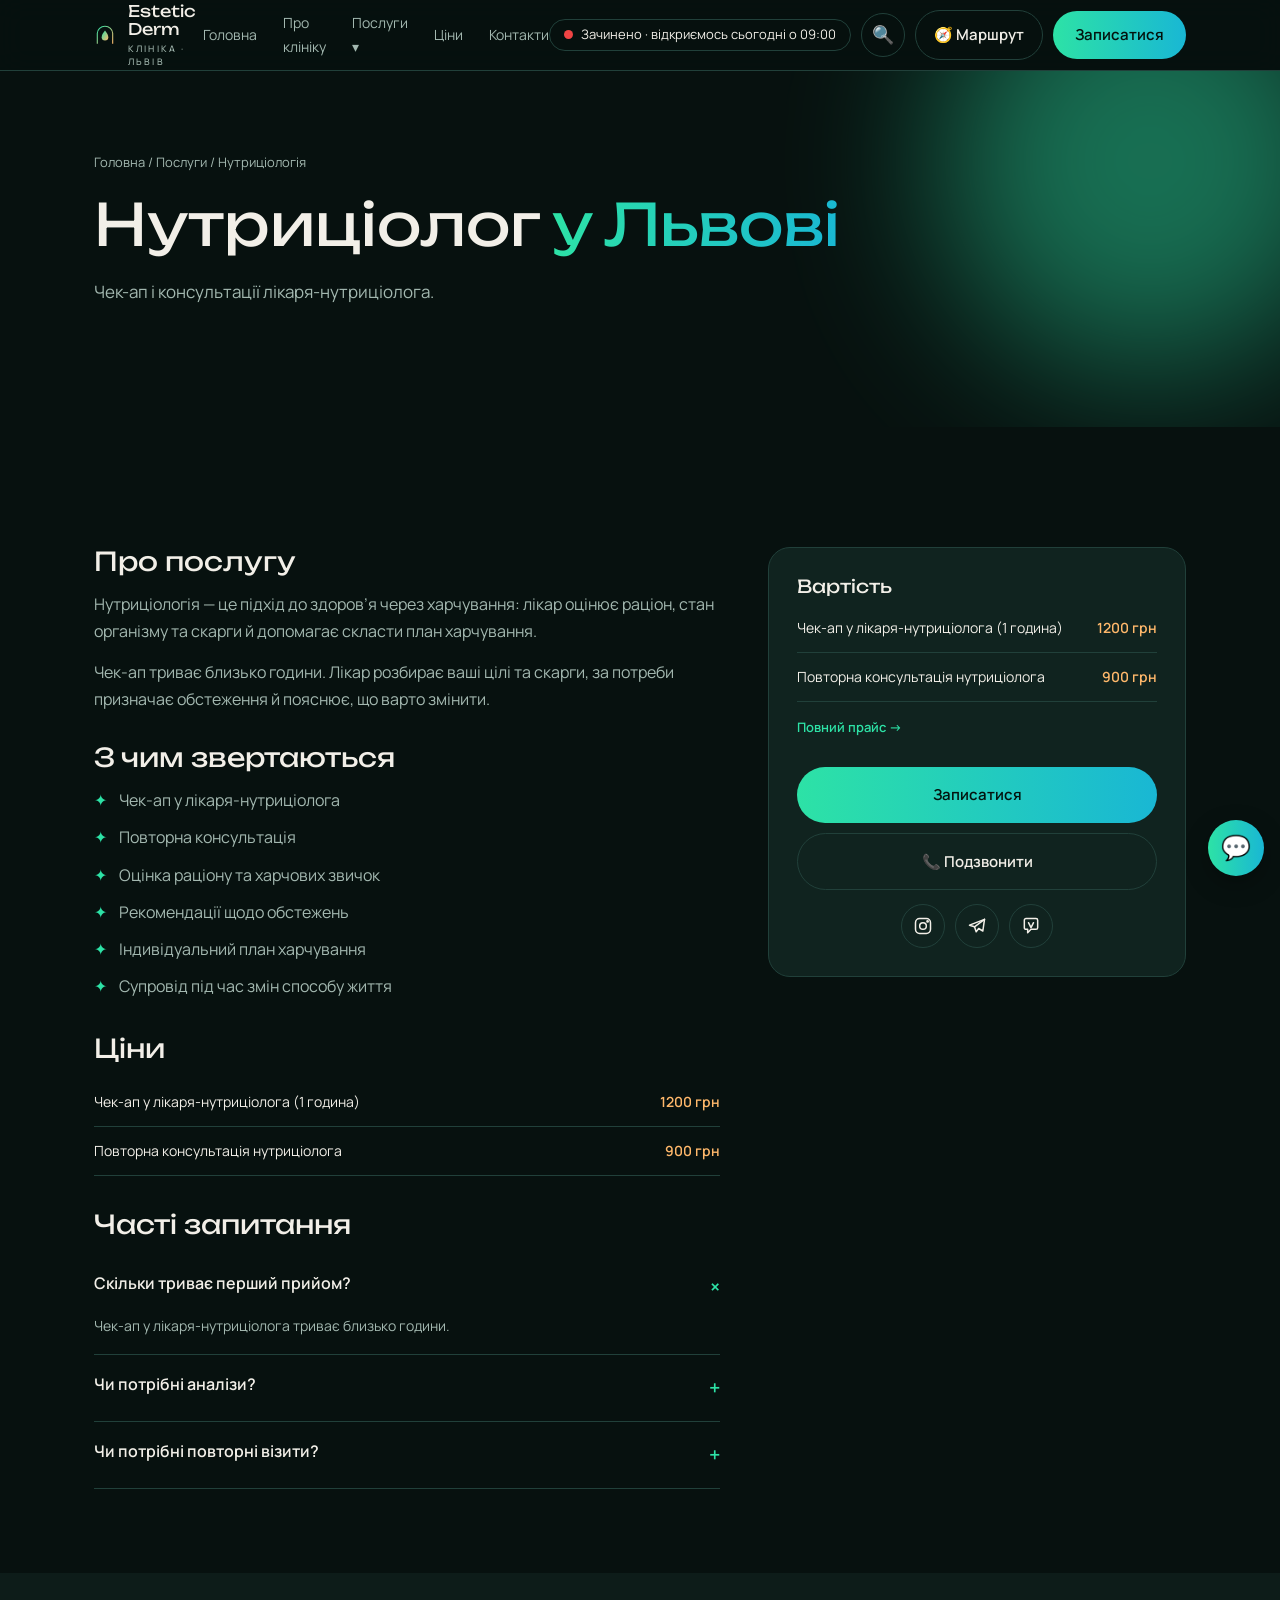
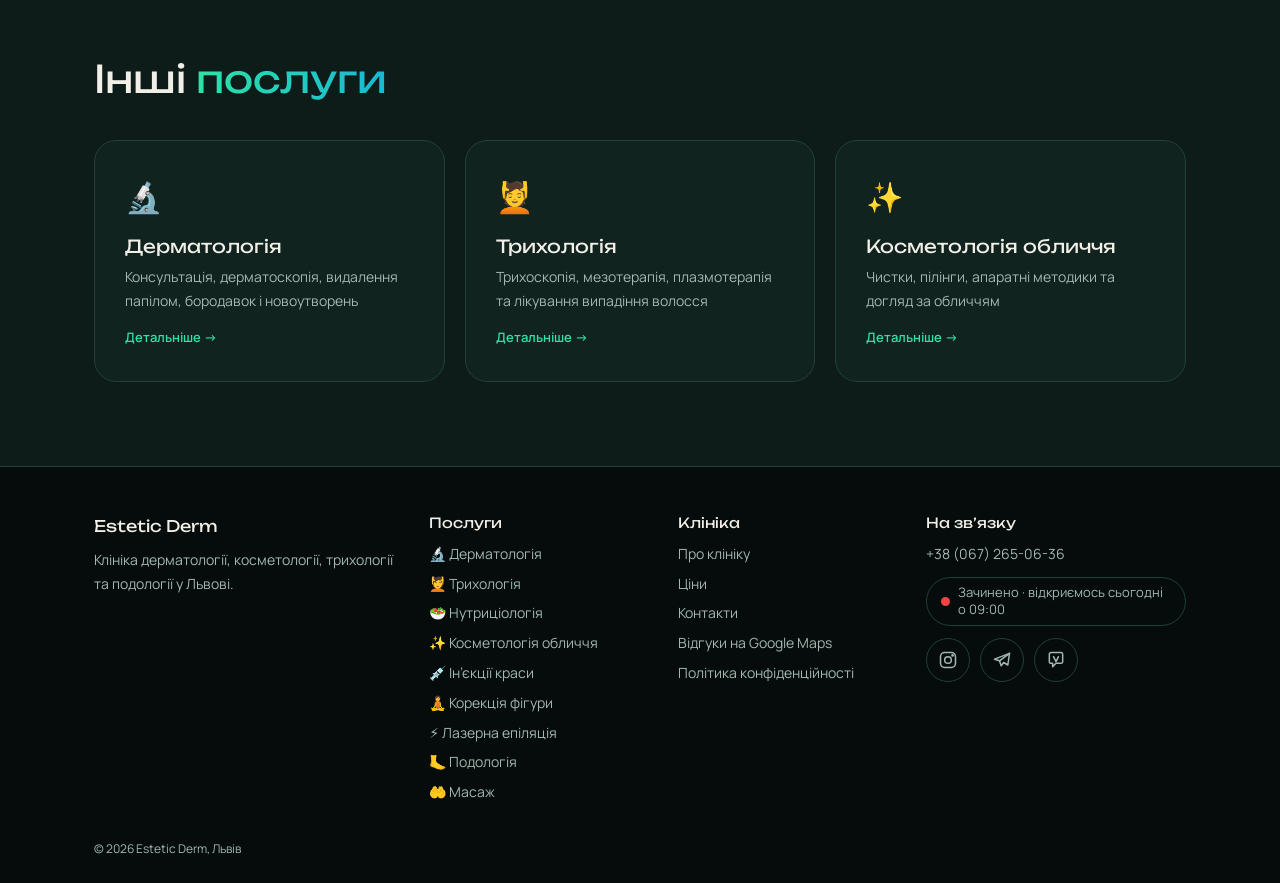
<file: nutrytsiologiya/index.html>
<!DOCTYPE html>
<html lang="uk"><head><meta charset="utf-8"><meta name="viewport" content="width=device-width,initial-scale=1,viewport-fit=cover"><title>Нутриціолог у Львові | Estetic Derm</title><meta name="description" content="Нутриціолог у Львові. Нутриціологія — це підхід до здоров’я через харчування: лікар оцінює раціон, стан організму та скарги й допомагає скласти план…"><link rel="canonical" href="https://esteticderm.lviv.ua/nutrytsiologiya/"><meta name="robots" content="index,follow,max-image-preview:large"><meta name="theme-color" content="#07110f">
<meta property="og:type" content="website"><meta property="og:locale" content="uk_UA"><meta property="og:site_name" content="Estetic Derm"><meta property="og:title" content="Нутриціолог у Львові | Estetic Derm"><meta property="og:description" content="Нутриціолог у Львові. Нутриціологія — це підхід до здоров’я через харчування: лікар оцінює раціон, стан організму та скарги й допомагає скласти план…"><meta property="og:url" content="https://esteticderm.lviv.ua/nutrytsiologiya/">
<!-- Google Search Console: <meta name="google-site-verification" content="КОД"> -->
<link rel="icon" href="/assets/favicon.svg" type="image/svg+xml"><link rel="preconnect" href="https://fonts.googleapis.com"><link rel="preconnect" href="https://fonts.gstatic.com" crossorigin><link href="https://fonts.googleapis.com/css2?family=Unbounded:wght@300;400;500&family=Manrope:wght@400;500;600&display=swap" rel="stylesheet"><link rel="stylesheet" href="/assets/style.css">
<script type="application/ld+json">{"@context":"https://schema.org","@graph":[{"@type":"MedicalClinic","@id":"https://esteticderm.lviv.ua/#clinic","name":"Estetic Derm","url":"https://esteticderm.lviv.ua/","telephone":"+380672650636","medicalSpecialty":"Dermatology","sameAs":["https://www.instagram.com/esteticdermlviv","https://t.me/+380672650636","https://maps.app.goo.gl/8QGpFPM9qLtyjUvM8"],"address":{"@type":"PostalAddress","streetAddress":"вул. Кульпарківська, 64/а","addressLocality":"Львів","addressCountry":"UA","postalCode":"79000"},"geo":{"@type":"GeoCoordinates","latitude":49.8261375,"longitude":23.9889812},"hasMap":"https://maps.app.goo.gl/8QGpFPM9qLtyjUvM8","openingHoursSpecification":[{"@type":"OpeningHoursSpecification","dayOfWeek":"Monday","opens":"09:00","closes":"20:00"},{"@type":"OpeningHoursSpecification","dayOfWeek":"Tuesday","opens":"09:00","closes":"20:00"},{"@type":"OpeningHoursSpecification","dayOfWeek":"Wednesday","opens":"09:00","closes":"20:00"},{"@type":"OpeningHoursSpecification","dayOfWeek":"Thursday","opens":"09:00","closes":"20:00"},{"@type":"OpeningHoursSpecification","dayOfWeek":"Friday","opens":"09:00","closes":"20:00"},{"@type":"OpeningHoursSpecification","dayOfWeek":"Saturday","opens":"09:00","closes":"15:00"}]},{"@type":"BreadcrumbList","itemListElement":[{"@type":"ListItem","position":1,"name":"Головна","item":"https://esteticderm.lviv.ua/"},{"@type":"ListItem","position":2,"name":"Послуги","item":"https://esteticderm.lviv.ua/dermatologiya/"},{"@type":"ListItem","position":3,"name":"Нутриціологія","item":"https://esteticderm.lviv.ua/nutrytsiologiya/"}]},{"@type":"FAQPage","mainEntity":[{"@type":"Question","name":"Скільки триває перший прийом?","acceptedAnswer":{"@type":"Answer","text":"Чек-ап у лікаря-нутриціолога триває близько години."}},{"@type":"Question","name":"Чи потрібні аналізи?","acceptedAnswer":{"@type":"Answer","text":"Лікар підкаже, які обстеження варто пройти, залежно від ваших скарг."}},{"@type":"Question","name":"Чи потрібні повторні візити?","acceptedAnswer":{"@type":"Answer","text":"Повторна консультація допомагає оцінити результат і скоригувати план."}}]}]}</script><script>document.documentElement.classList.add("js")</script></head>
<body data-s="Нутриціологія"><header><div class="w hr"><a class="logo" href="/"><svg viewBox="0 0 40 40" fill="none" aria-hidden="true"><defs><linearGradient id="g" x1="0" y1="0" x2="1" y2="1"><stop offset="0" stop-color="#2de2a6"/><stop offset="1" stop-color="#ffb86b"/></linearGradient></defs><path d="M6 36V17C6 9.8 12.3 4 20 4s14 5.8 14 13v19" stroke="url(#g)" stroke-width="2"/><path d="M20 12c-4 5-6 8.5-6 12a6 6 0 0 0 12 0c0-3.500-2-7-6-12z" fill="url(#g)"/></svg><span class="lw">Estetic Derm<small>КЛІНІКА · ЛЬВІВ</small></span></a>
<nav id="nav"><a href="/">Головна</a><a href="/pro-nas/">Про клініку</a><div class="dd"><a href="/dermatologiya/">Послуги ▾</a><div class="ddm"><a href="/dermatologiya/">🔬 Дерматологія</a><a href="/trykhologiya/">💆 Трихологія</a><a href="/nutrytsiologiya/" class="on">🥗 Нутриціологія</a><a href="/kosmetologiya/">✨ Косметологія обличчя</a><a href="/inektsii-krasy/">💉 Ін’єкції краси</a><a href="/korektsiya-fihury/">🧘 Корекція фігури</a><a href="/lazerna-epilyatsiya/">⚡ Лазерна епіляція</a><a href="/podologiya/">🦶 Подологія</a><a href="/masazh/">🤲 Масаж</a></div></div><a href="/tsiny/">Ціни</a><a href="/kontakty/">Контакти</a></nav>
<div class="hbtns"><span class="live live-h" data-live></span><button class="ib" id="sbtn" aria-label="Пошук по сайту">🔍</button><a class="btn bl" id="rt" href="https://www.google.com/maps/dir/?api=1&destination=49.8261375%2C23.9889812" target="_blank" rel="noopener" style="padding:11px 18px">🧭 Маршрут</a><a class="btn bm hide-s" style="padding:11px 22px" href="/kontakty/">Записатися</a><button class="ib bg" id="bg" aria-label="Меню">☰</button></div></div></header><div id="pg"></div>
<div id="mm"><a href="/">Головна</a><a href="/pro-nas/">Про клініку</a><h3>Послуги</h3><a href="/dermatologiya/">🔬 Дерматологія</a><a href="/trykhologiya/">💆 Трихологія</a><a href="/nutrytsiologiya/" class="on">🥗 Нутриціологія</a><a href="/kosmetologiya/">✨ Косметологія обличчя</a><a href="/inektsii-krasy/">💉 Ін’єкції краси</a><a href="/korektsiya-fihury/">🧘 Корекція фігури</a><a href="/lazerna-epilyatsiya/">⚡ Лазерна епіляція</a><a href="/podologiya/">🦶 Подологія</a><a href="/masazh/">🤲 Масаж</a><a href="/tsiny/">Ціни</a><a href="/kontakty/">Контакти</a><span class="live" data-live></span><a class="btn bm" href="https://www.google.com/maps/dir/?api=1&destination=49.8261375%2C23.9889812" target="_blank" rel="noopener">🧭 Прокласти маршрут</a><a class="btn bl" href="tel:+380672650636">📞 +38 (067) 265-06-36</a><div class="soc"><a href="https://www.instagram.com/esteticdermlviv" target="_blank" rel="noopener" aria-label="Instagram"><svg viewBox="0 0 24 24"><rect x="3" y="3" width="18" height="18" rx="5"/><circle cx="12" cy="12" r="4"/><circle cx="17.5" cy="6.5" r=".8"/></svg></a><a href="https://t.me/+380672650636" target="_blank" rel="noopener" aria-label="Telegram"><svg viewBox="0 0 24 24"><path d="M21 4 3 11l6 2 2 6 3-4 5 3z"/><path d="m9 13 12-9"/></svg></a><a href="viber://chat?number=%2B380672650636" aria-label="Viber"><svg viewBox="0 0 24 24"><path d="M4 5a2 2 0 0 1 2-2h12a2 2 0 0 1 2 2v9a2 2 0 0 1-2 2h-6l-4 4v-4H6a2 2 0 0 1-2-2z"/><path d="m9 8 3 6 3-6"/></svg></a></div></div><main>
<section class="hero"><i class="blob b1"></i><div class="w"><div class="crumbs"><a href="/">Головна</a> / <a href="/dermatologiya/">Послуги</a> / Нутриціологія</div><h1>Нутриціолог <span class="grad">у Львові</span></h1><p class="lead">Чек-ап і консультації лікаря-нутриціолога.</p></div></section>
<section><div class="w"><div class="sp"><div><h2 class="rv" style="font-size:26px">Про послугу</h2><p class="lead rv" style="margin-bottom:14px;max-width:none">Нутриціологія — це підхід до здоров’я через харчування: лікар оцінює раціон, стан організму та скарги й допомагає скласти план харчування.</p><p class="lead rv" style="margin-bottom:14px;max-width:none">Чек-ап триває близько години. Лікар розбирає ваші цілі та скарги, за потреби призначає обстеження й пояснює, що варто змінити.</p><h2 class="rv" style="font-size:26px;margin-top:30px">З чим звертаються</h2><ul class="list rv"><li>Чек-ап у лікаря-нутриціолога</li><li>Повторна консультація</li><li>Оцінка раціону та харчових звичок</li><li>Рекомендації щодо обстежень</li><li>Індивідуальний план харчування</li><li>Супровід під час змін способу життя</li></ul><h2 class="rv" id="ceny" style="font-size:26px;margin-top:34px">Ціни</h2><div class="rv"><div class="pr"><span>Чек-ап у лікаря-нутриціолога (1 година)</span><b>1200 грн</b></div><div class="pr"><span>Повторна консультація нутриціолога</span><b>900 грн</b></div></div><h2 class="rv" style="font-size:26px;margin-top:34px">Часті запитання</h2><details class="rv" open><summary>Скільки триває перший прийом?</summary><p>Чек-ап у лікаря-нутриціолога триває близько години.</p></details><details class="rv"><summary>Чи потрібні аналізи?</summary><p>Лікар підкаже, які обстеження варто пройти, залежно від ваших скарг.</p></details><details class="rv"><summary>Чи потрібні повторні візити?</summary><p>Повторна консультація допомагає оцінити результат і скоригувати план.</p></details></div>
<aside class="price rv"><h3>Вартість</h3><div class="pr"><span>Чек-ап у лікаря-нутриціолога (1 година)</span><b>1200 грн</b></div><div class="pr"><span>Повторна консультація нутриціолога</span><b>900 грн</b></div><a class="more" href="#ceny">Повний прайс →</a><br><br><a class="btn bm" style="width:100%" href="/kontakty/">Записатися</a><a class="btn bl" style="width:100%;margin-top:10px" href="tel:+380672650636">📞 Подзвонити</a><div class="soc"><a href="https://www.instagram.com/esteticdermlviv" target="_blank" rel="noopener" aria-label="Instagram"><svg viewBox="0 0 24 24"><rect x="3" y="3" width="18" height="18" rx="5"/><circle cx="12" cy="12" r="4"/><circle cx="17.5" cy="6.5" r=".8"/></svg></a><a href="https://t.me/+380672650636" target="_blank" rel="noopener" aria-label="Telegram"><svg viewBox="0 0 24 24"><path d="M21 4 3 11l6 2 2 6 3-4 5 3z"/><path d="m9 13 12-9"/></svg></a><a href="viber://chat?number=%2B380672650636" aria-label="Viber"><svg viewBox="0 0 24 24"><path d="M4 5a2 2 0 0 1 2-2h12a2 2 0 0 1 2 2v9a2 2 0 0 1-2 2h-6l-4 4v-4H6a2 2 0 0 1-2-2z"/><path d="m9 8 3 6 3-6"/></svg></a></div></aside></div></div></section>
<section class="alt"><div class="w"><h2 class="rv">Інші <span class="grad">послуги</span></h2><div class="cards"><a class="card rv" href="/dermatologiya/"><span class="ic">🔬</span><h3>Дерматологія</h3><p>Консультація, дерматоскопія, видалення папілом, бородавок і новоутворень</p><span class="more">Детальніше →</span></a><a class="card rv" href="/trykhologiya/"><span class="ic">💆</span><h3>Трихологія</h3><p>Трихоскопія, мезотерапія, плазмотерапія та лікування випадіння волосся</p><span class="more">Детальніше →</span></a><a class="card rv" href="/kosmetologiya/"><span class="ic">✨</span><h3>Косметологія обличчя</h3><p>Чистки, пілінги, апаратні методики та догляд за обличчям</p><span class="more">Детальніше →</span></a></div></div></section></main><footer><div class="w"><div class="fg"><div><span class="lw" style="color:var(--text)">Estetic Derm</span><p style="margin-top:10px;max-width:300px">Клініка дерматології, косметології, трихології та подології у Львові.</p></div><div><h3>Послуги</h3><a href="/dermatologiya/">🔬 Дерматологія</a><a href="/trykhologiya/">💆 Трихологія</a><a href="/nutrytsiologiya/">🥗 Нутриціологія</a><a href="/kosmetologiya/">✨ Косметологія обличчя</a><a href="/inektsii-krasy/">💉 Ін’єкції краси</a><a href="/korektsiya-fihury/">🧘 Корекція фігури</a><a href="/lazerna-epilyatsiya/">⚡ Лазерна епіляція</a><a href="/podologiya/">🦶 Подологія</a><a href="/masazh/">🤲 Масаж</a></div><div><h3>Клініка</h3><a href="/pro-nas/">Про клініку</a><a href="/tsiny/">Ціни</a><a href="/kontakty/">Контакти</a><a href="https://maps.app.goo.gl/8QGpFPM9qLtyjUvM8" target="_blank" rel="noopener">Відгуки на Google Maps</a><a href="/polityka-konfidentsiynosti/">Політика конфіденційності</a></div><div><h3>На зв’язку</h3><a href="tel:+380672650636">+38 (067) 265-06-36</a><span class="live" data-live style="margin:8px 0 12px"></span><div class="soc"><a href="https://www.instagram.com/esteticdermlviv" target="_blank" rel="noopener" aria-label="Instagram"><svg viewBox="0 0 24 24"><rect x="3" y="3" width="18" height="18" rx="5"/><circle cx="12" cy="12" r="4"/><circle cx="17.5" cy="6.5" r=".8"/></svg></a><a href="https://t.me/+380672650636" target="_blank" rel="noopener" aria-label="Telegram"><svg viewBox="0 0 24 24"><path d="M21 4 3 11l6 2 2 6 3-4 5 3z"/><path d="m9 13 12-9"/></svg></a><a href="viber://chat?number=%2B380672650636" aria-label="Viber"><svg viewBox="0 0 24 24"><path d="M4 5a2 2 0 0 1 2-2h12a2 2 0 0 1 2 2v9a2 2 0 0 1-2 2h-6l-4 4v-4H6a2 2 0 0 1-2-2z"/><path d="m9 8 3 6 3-6"/></svg></a></div></div></div><p class="note" style="margin-top:32px">© 2026 Estetic Derm, Львів</p></div></footer>
<div class="mbar"><a class="btn bl" href="tel:+380672650636">📞 Подзвонити</a><a class="btn bl" href="https://www.google.com/maps/dir/?api=1&destination=49.8261375%2C23.9889812" target="_blank" rel="noopener">🧭 Маршрут</a><a class="btn bm" href="/kontakty/">Записатися</a></div>
<div id="so"><div class="sb"><input id="si" placeholder="Знайти послугу чи сторінку…" autocomplete="off" aria-label="Пошук"><div id="sres"></div></div></div>
<div id="fab"><div class="fl"><a href="https://t.me/+380672650636" target="_blank" rel="noopener">Telegram</a><a href="viber://chat?number=%2B380672650636">Viber</a><a href="https://www.instagram.com/esteticdermlviv" target="_blank" rel="noopener">Instagram</a><a href="tel:+380672650636">Подзвонити</a></div><button id="fb" aria-label="Швидкий зв’язок">💬</button></div><div class="toast" id="toast" role="status"></div><script src="/assets/analytics.js" defer></script><script src="/assets/app.js" defer></script></body></html>
</file>
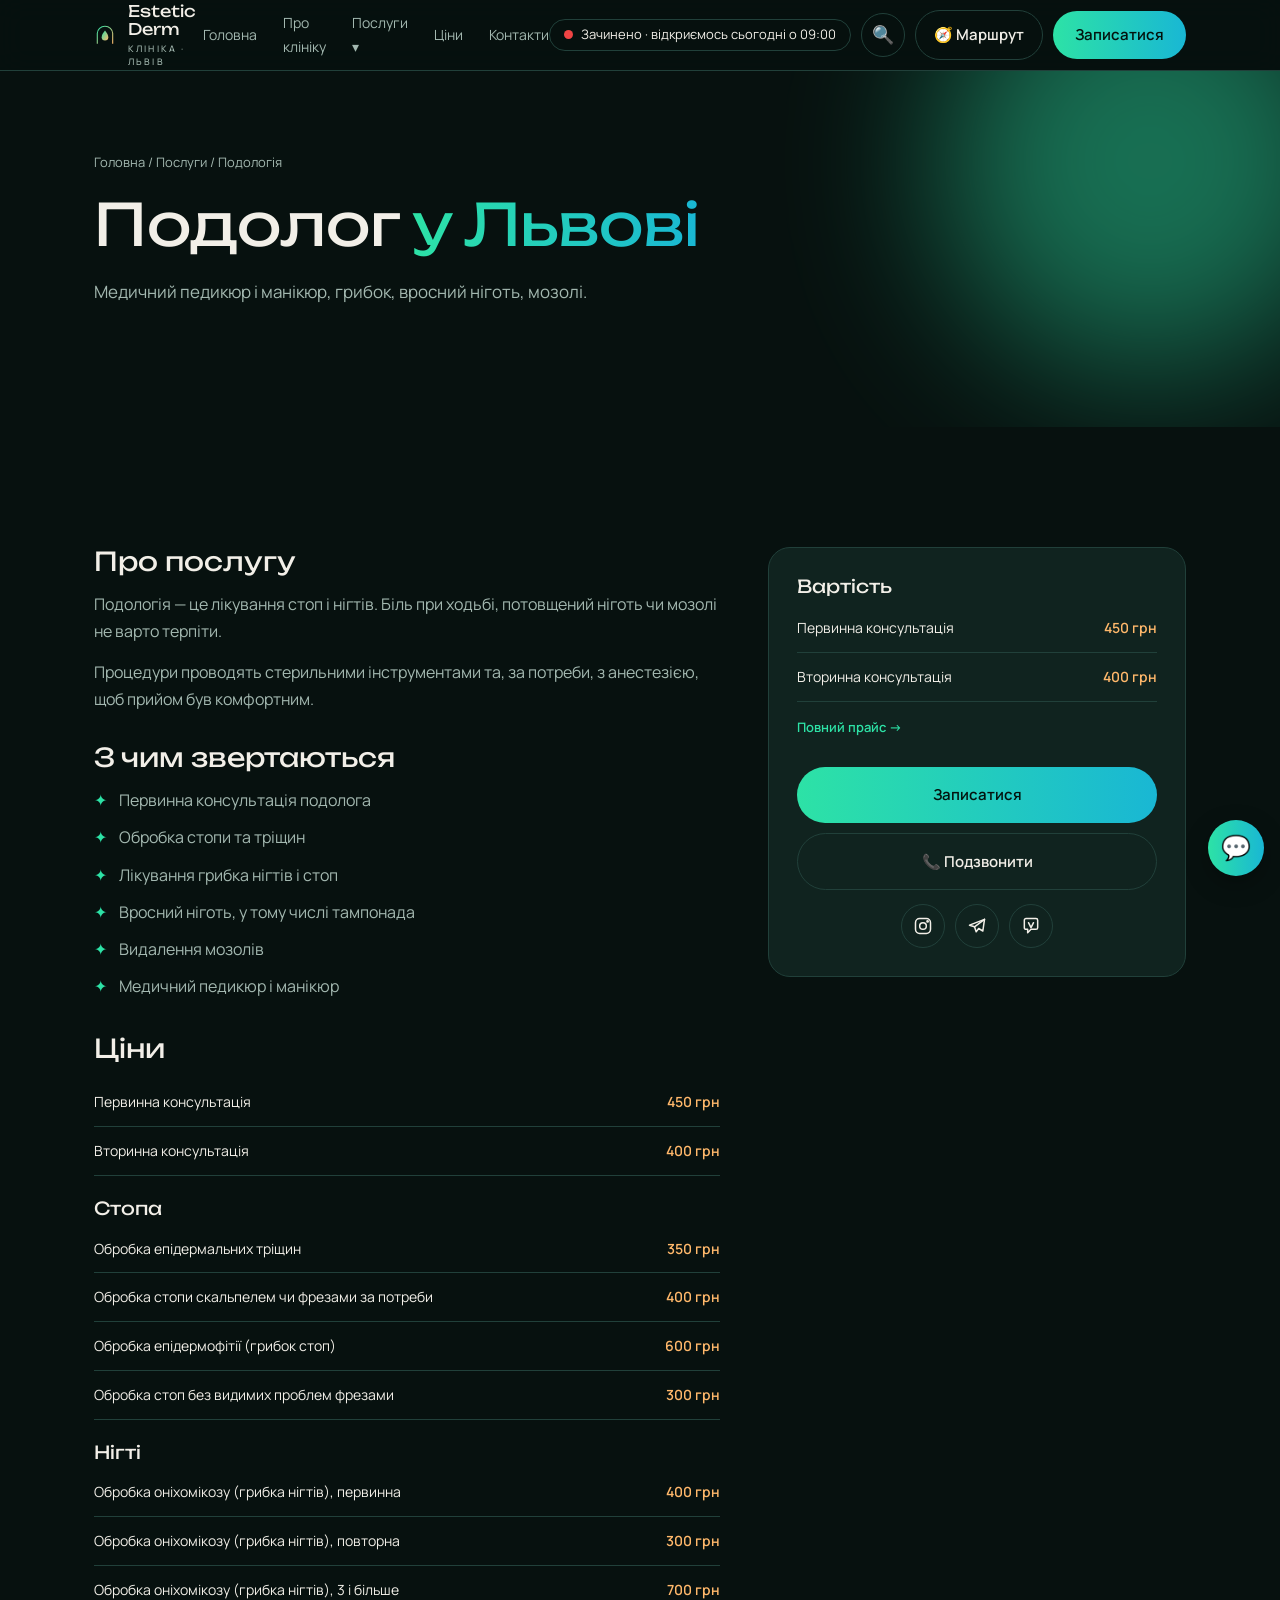
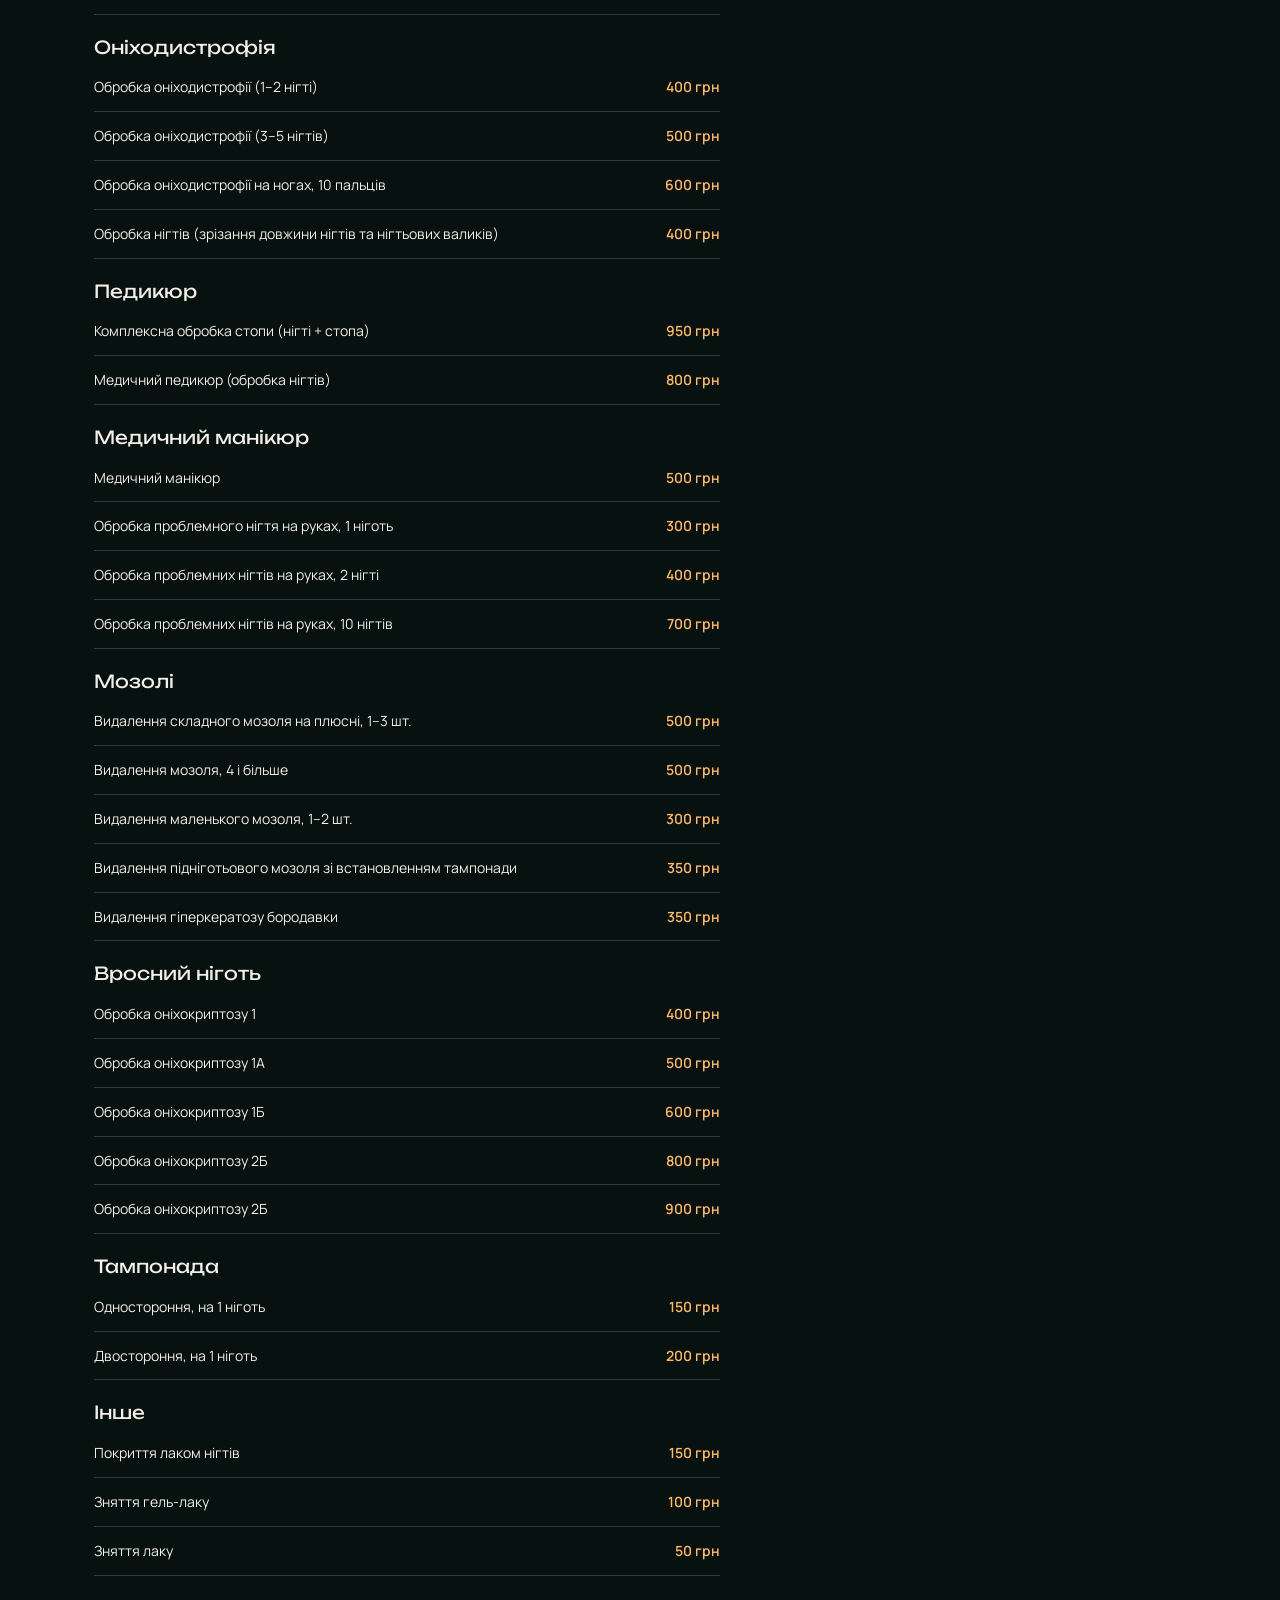
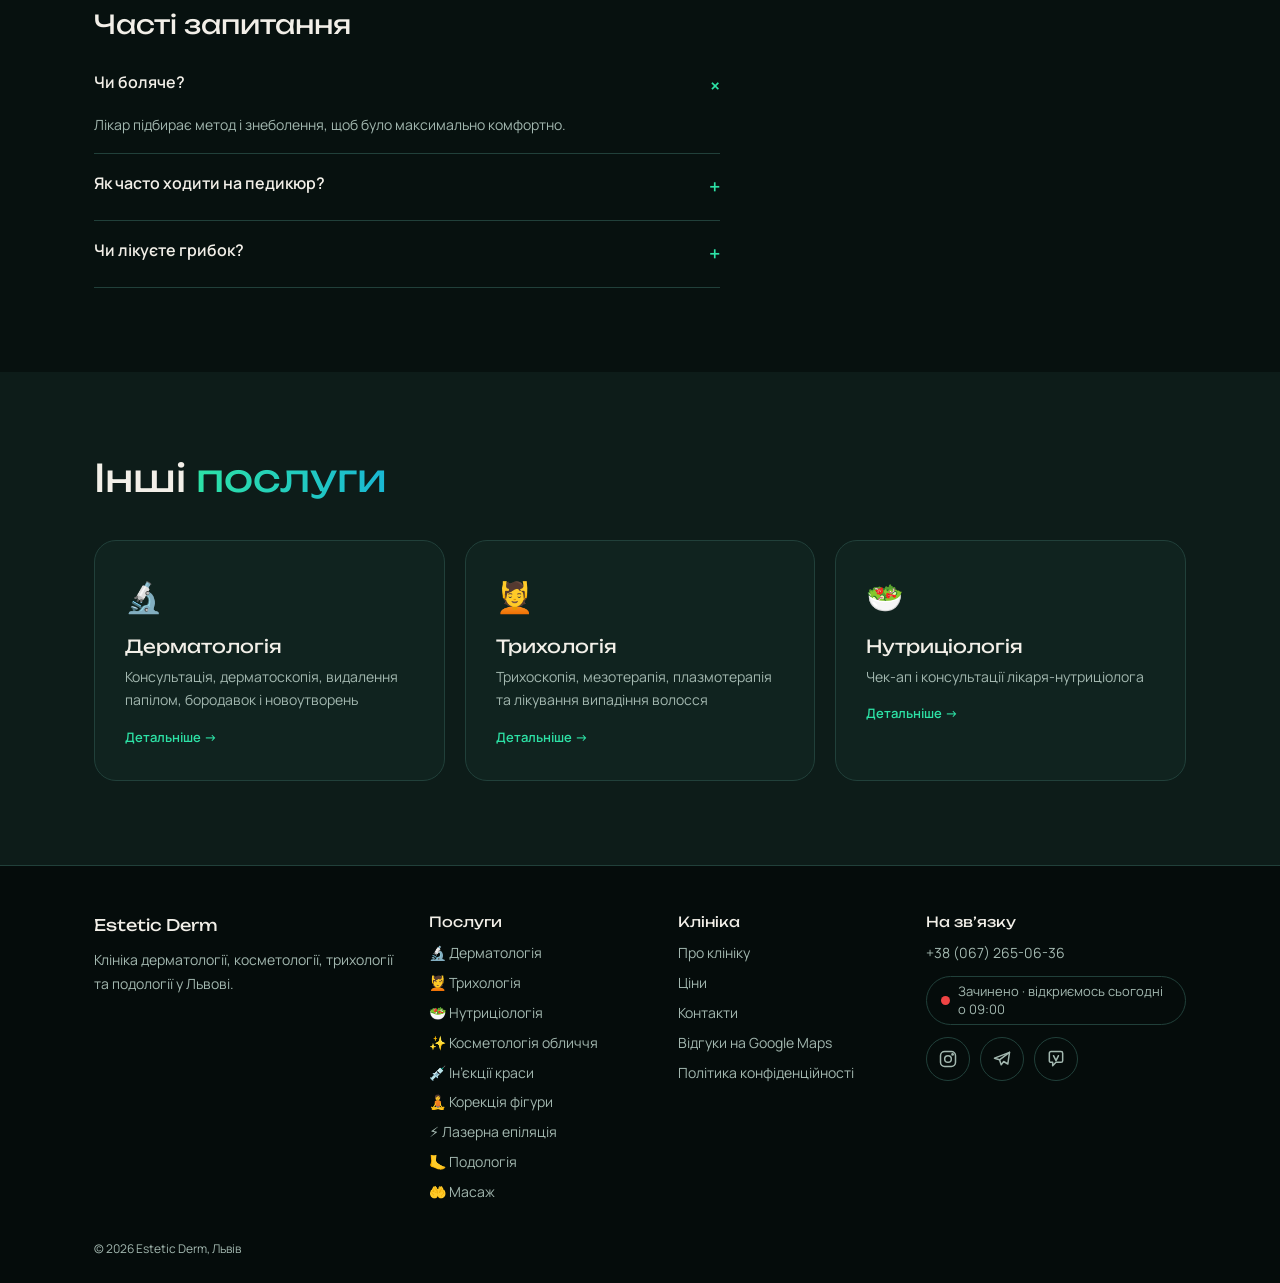
<file: podologiya/index.html>
<!DOCTYPE html>
<html lang="uk"><head><meta charset="utf-8"><meta name="viewport" content="width=device-width,initial-scale=1,viewport-fit=cover"><title>Подолог у Львові | Estetic Derm</title><meta name="description" content="Подолог у Львові. Подологія — це лікування стоп і нігтів. Біль при ходьбі, потовщений ніготь чи мозолі не варто терпіти."><link rel="canonical" href="https://esteticderm.lviv.ua/podologiya/"><meta name="robots" content="index,follow,max-image-preview:large"><meta name="theme-color" content="#07110f">
<meta property="og:type" content="website"><meta property="og:locale" content="uk_UA"><meta property="og:site_name" content="Estetic Derm"><meta property="og:title" content="Подолог у Львові | Estetic Derm"><meta property="og:description" content="Подолог у Львові. Подологія — це лікування стоп і нігтів. Біль при ходьбі, потовщений ніготь чи мозолі не варто терпіти."><meta property="og:url" content="https://esteticderm.lviv.ua/podologiya/">
<!-- Google Search Console: <meta name="google-site-verification" content="КОД"> -->
<link rel="icon" href="/assets/favicon.svg" type="image/svg+xml"><link rel="preconnect" href="https://fonts.googleapis.com"><link rel="preconnect" href="https://fonts.gstatic.com" crossorigin><link href="https://fonts.googleapis.com/css2?family=Unbounded:wght@300;400;500&family=Manrope:wght@400;500;600&display=swap" rel="stylesheet"><link rel="stylesheet" href="/assets/style.css">
<script type="application/ld+json">{"@context":"https://schema.org","@graph":[{"@type":"MedicalClinic","@id":"https://esteticderm.lviv.ua/#clinic","name":"Estetic Derm","url":"https://esteticderm.lviv.ua/","telephone":"+380672650636","medicalSpecialty":"Dermatology","sameAs":["https://www.instagram.com/esteticdermlviv","https://t.me/+380672650636","https://maps.app.goo.gl/8QGpFPM9qLtyjUvM8"],"address":{"@type":"PostalAddress","streetAddress":"вул. Кульпарківська, 64/а","addressLocality":"Львів","addressCountry":"UA","postalCode":"79000"},"geo":{"@type":"GeoCoordinates","latitude":49.8261375,"longitude":23.9889812},"hasMap":"https://maps.app.goo.gl/8QGpFPM9qLtyjUvM8","openingHoursSpecification":[{"@type":"OpeningHoursSpecification","dayOfWeek":"Monday","opens":"09:00","closes":"20:00"},{"@type":"OpeningHoursSpecification","dayOfWeek":"Tuesday","opens":"09:00","closes":"20:00"},{"@type":"OpeningHoursSpecification","dayOfWeek":"Wednesday","opens":"09:00","closes":"20:00"},{"@type":"OpeningHoursSpecification","dayOfWeek":"Thursday","opens":"09:00","closes":"20:00"},{"@type":"OpeningHoursSpecification","dayOfWeek":"Friday","opens":"09:00","closes":"20:00"},{"@type":"OpeningHoursSpecification","dayOfWeek":"Saturday","opens":"09:00","closes":"15:00"}]},{"@type":"BreadcrumbList","itemListElement":[{"@type":"ListItem","position":1,"name":"Головна","item":"https://esteticderm.lviv.ua/"},{"@type":"ListItem","position":2,"name":"Послуги","item":"https://esteticderm.lviv.ua/dermatologiya/"},{"@type":"ListItem","position":3,"name":"Подологія","item":"https://esteticderm.lviv.ua/podologiya/"}]},{"@type":"FAQPage","mainEntity":[{"@type":"Question","name":"Чи боляче?","acceptedAnswer":{"@type":"Answer","text":"Лікар підбирає метод і знеболення, щоб було максимально комфортно."}},{"@type":"Question","name":"Як часто ходити на педикюр?","acceptedAnswer":{"@type":"Answer","text":"У середньому раз на 4–6 тижнів."}},{"@type":"Question","name":"Чи лікуєте грибок?","acceptedAnswer":{"@type":"Answer","text":"Так, після діагностики призначається комплексне лікування."}}]}]}</script><script>document.documentElement.classList.add("js")</script></head>
<body data-s="Подологія"><header><div class="w hr"><a class="logo" href="/"><svg viewBox="0 0 40 40" fill="none" aria-hidden="true"><defs><linearGradient id="g" x1="0" y1="0" x2="1" y2="1"><stop offset="0" stop-color="#2de2a6"/><stop offset="1" stop-color="#ffb86b"/></linearGradient></defs><path d="M6 36V17C6 9.8 12.3 4 20 4s14 5.8 14 13v19" stroke="url(#g)" stroke-width="2"/><path d="M20 12c-4 5-6 8.5-6 12a6 6 0 0 0 12 0c0-3.500-2-7-6-12z" fill="url(#g)"/></svg><span class="lw">Estetic Derm<small>КЛІНІКА · ЛЬВІВ</small></span></a>
<nav id="nav"><a href="/">Головна</a><a href="/pro-nas/">Про клініку</a><div class="dd"><a href="/dermatologiya/">Послуги ▾</a><div class="ddm"><a href="/dermatologiya/">🔬 Дерматологія</a><a href="/trykhologiya/">💆 Трихологія</a><a href="/nutrytsiologiya/">🥗 Нутриціологія</a><a href="/kosmetologiya/">✨ Косметологія обличчя</a><a href="/inektsii-krasy/">💉 Ін’єкції краси</a><a href="/korektsiya-fihury/">🧘 Корекція фігури</a><a href="/lazerna-epilyatsiya/">⚡ Лазерна епіляція</a><a href="/podologiya/" class="on">🦶 Подологія</a><a href="/masazh/">🤲 Масаж</a></div></div><a href="/tsiny/">Ціни</a><a href="/kontakty/">Контакти</a></nav>
<div class="hbtns"><span class="live live-h" data-live></span><button class="ib" id="sbtn" aria-label="Пошук по сайту">🔍</button><a class="btn bl" id="rt" href="https://www.google.com/maps/dir/?api=1&destination=49.8261375%2C23.9889812" target="_blank" rel="noopener" style="padding:11px 18px">🧭 Маршрут</a><a class="btn bm hide-s" style="padding:11px 22px" href="/kontakty/">Записатися</a><button class="ib bg" id="bg" aria-label="Меню">☰</button></div></div></header><div id="pg"></div>
<div id="mm"><a href="/">Головна</a><a href="/pro-nas/">Про клініку</a><h3>Послуги</h3><a href="/dermatologiya/">🔬 Дерматологія</a><a href="/trykhologiya/">💆 Трихологія</a><a href="/nutrytsiologiya/">🥗 Нутриціологія</a><a href="/kosmetologiya/">✨ Косметологія обличчя</a><a href="/inektsii-krasy/">💉 Ін’єкції краси</a><a href="/korektsiya-fihury/">🧘 Корекція фігури</a><a href="/lazerna-epilyatsiya/">⚡ Лазерна епіляція</a><a href="/podologiya/" class="on">🦶 Подологія</a><a href="/masazh/">🤲 Масаж</a><a href="/tsiny/">Ціни</a><a href="/kontakty/">Контакти</a><span class="live" data-live></span><a class="btn bm" href="https://www.google.com/maps/dir/?api=1&destination=49.8261375%2C23.9889812" target="_blank" rel="noopener">🧭 Прокласти маршрут</a><a class="btn bl" href="tel:+380672650636">📞 +38 (067) 265-06-36</a><div class="soc"><a href="https://www.instagram.com/esteticdermlviv" target="_blank" rel="noopener" aria-label="Instagram"><svg viewBox="0 0 24 24"><rect x="3" y="3" width="18" height="18" rx="5"/><circle cx="12" cy="12" r="4"/><circle cx="17.5" cy="6.5" r=".8"/></svg></a><a href="https://t.me/+380672650636" target="_blank" rel="noopener" aria-label="Telegram"><svg viewBox="0 0 24 24"><path d="M21 4 3 11l6 2 2 6 3-4 5 3z"/><path d="m9 13 12-9"/></svg></a><a href="viber://chat?number=%2B380672650636" aria-label="Viber"><svg viewBox="0 0 24 24"><path d="M4 5a2 2 0 0 1 2-2h12a2 2 0 0 1 2 2v9a2 2 0 0 1-2 2h-6l-4 4v-4H6a2 2 0 0 1-2-2z"/><path d="m9 8 3 6 3-6"/></svg></a></div></div><main>
<section class="hero"><i class="blob b1"></i><div class="w"><div class="crumbs"><a href="/">Головна</a> / <a href="/dermatologiya/">Послуги</a> / Подологія</div><h1>Подолог <span class="grad">у Львові</span></h1><p class="lead">Медичний педикюр і манікюр, грибок, вросний ніготь, мозолі.</p></div></section>
<section><div class="w"><div class="sp"><div><h2 class="rv" style="font-size:26px">Про послугу</h2><p class="lead rv" style="margin-bottom:14px;max-width:none">Подологія — це лікування стоп і нігтів. Біль при ходьбі, потовщений ніготь чи мозолі не варто терпіти.</p><p class="lead rv" style="margin-bottom:14px;max-width:none">Процедури проводять стерильними інструментами та, за потреби, з анестезією, щоб прийом був комфортним.</p><h2 class="rv" style="font-size:26px;margin-top:30px">З чим звертаються</h2><ul class="list rv"><li>Первинна консультація подолога</li><li>Обробка стопи та тріщин</li><li>Лікування грибка нігтів і стоп</li><li>Вросний ніготь, у тому числі тампонада</li><li>Видалення мозолів</li><li>Медичний педикюр і манікюр</li></ul><h2 class="rv" id="ceny" style="font-size:26px;margin-top:34px">Ціни</h2><div class="rv"><div class="pr"><span>Первинна консультація</span><b>450 грн</b></div><div class="pr"><span>Вторинна консультація</span><b>400 грн</b></div></div><h3 class="rv" style="margin:22px 0 6px">Стопа</h3><div class="rv"><div class="pr"><span>Обробка епідермальних тріщин</span><b>350 грн</b></div><div class="pr"><span>Обробка стопи скальпелем чи фрезами за потреби</span><b>400 грн</b></div><div class="pr"><span>Обробка епідермофітії (грибок стоп)</span><b>600 грн</b></div><div class="pr"><span>Обробка стоп без видимих проблем фрезами</span><b>300 грн</b></div></div><h3 class="rv" style="margin:22px 0 6px">Нігті</h3><div class="rv"><div class="pr"><span>Обробка оніхомікозу (грибка нігтів), первинна</span><b>400 грн</b></div><div class="pr"><span>Обробка оніхомікозу (грибка нігтів), повторна</span><b>300 грн</b></div><div class="pr"><span>Обробка оніхомікозу (грибка нігтів), 3 і більше</span><b>700 грн</b></div></div><h3 class="rv" style="margin:22px 0 6px">Оніходистрофія</h3><div class="rv"><div class="pr"><span>Обробка оніходистрофії (1–2 нігті)</span><b>400 грн</b></div><div class="pr"><span>Обробка оніходистрофії (3–5 нігтів)</span><b>500 грн</b></div><div class="pr"><span>Обробка оніходистрофії на ногах, 10 пальців</span><b>600 грн</b></div><div class="pr"><span>Обробка нігтів (зрізання довжини нігтів та нігтьових валиків)</span><b>400 грн</b></div></div><h3 class="rv" style="margin:22px 0 6px">Педикюр</h3><div class="rv"><div class="pr"><span>Комплексна обробка стопи (нігті + стопа)</span><b>950 грн</b></div><div class="pr"><span>Медичний педикюр (обробка нігтів)</span><b>800 грн</b></div></div><h3 class="rv" style="margin:22px 0 6px">Медичний манікюр</h3><div class="rv"><div class="pr"><span>Медичний манікюр</span><b>500 грн</b></div><div class="pr"><span>Обробка проблемного нігтя на руках, 1 ніготь</span><b>300 грн</b></div><div class="pr"><span>Обробка проблемних нігтів на руках, 2 нігті</span><b>400 грн</b></div><div class="pr"><span>Обробка проблемних нігтів на руках, 10 нігтів</span><b>700 грн</b></div></div><h3 class="rv" style="margin:22px 0 6px">Мозолі</h3><div class="rv"><div class="pr"><span>Видалення складного мозоля на плюсні, 1–3 шт.</span><b>500 грн</b></div><div class="pr"><span>Видалення мозоля, 4 і більше</span><b>500 грн</b></div><div class="pr"><span>Видалення маленького мозоля, 1–2 шт.</span><b>300 грн</b></div><div class="pr"><span>Видалення підніготьового мозоля зі встановленням тампонади</span><b>350 грн</b></div><div class="pr"><span>Видалення гіперкератозу бородавки</span><b>350 грн</b></div></div><h3 class="rv" style="margin:22px 0 6px">Вросний ніготь</h3><div class="rv"><div class="pr"><span>Обробка оніхокриптозу 1</span><b>400 грн</b></div><div class="pr"><span>Обробка оніхокриптозу 1А</span><b>500 грн</b></div><div class="pr"><span>Обробка оніхокриптозу 1Б</span><b>600 грн</b></div><div class="pr"><span>Обробка оніхокриптозу 2Б</span><b>800 грн</b></div><div class="pr"><span>Обробка оніхокриптозу 2Б</span><b>900 грн</b></div></div><h3 class="rv" style="margin:22px 0 6px">Тампонада</h3><div class="rv"><div class="pr"><span>Одностороння, на 1 ніготь</span><b>150 грн</b></div><div class="pr"><span>Двостороння, на 1 ніготь</span><b>200 грн</b></div></div><h3 class="rv" style="margin:22px 0 6px">Інше</h3><div class="rv"><div class="pr"><span>Покриття лаком нігтів</span><b>150 грн</b></div><div class="pr"><span>Зняття гель-лаку</span><b>100 грн</b></div><div class="pr"><span>Зняття лаку</span><b>50 грн</b></div></div><h2 class="rv" style="font-size:26px;margin-top:34px">Часті запитання</h2><details class="rv" open><summary>Чи боляче?</summary><p>Лікар підбирає метод і знеболення, щоб було максимально комфортно.</p></details><details class="rv"><summary>Як часто ходити на педикюр?</summary><p>У середньому раз на 4–6 тижнів.</p></details><details class="rv"><summary>Чи лікуєте грибок?</summary><p>Так, після діагностики призначається комплексне лікування.</p></details></div>
<aside class="price rv"><h3>Вартість</h3><div class="pr"><span>Первинна консультація</span><b>450 грн</b></div><div class="pr"><span>Вторинна консультація</span><b>400 грн</b></div><a class="more" href="#ceny">Повний прайс →</a><br><br><a class="btn bm" style="width:100%" href="/kontakty/">Записатися</a><a class="btn bl" style="width:100%;margin-top:10px" href="tel:+380672650636">📞 Подзвонити</a><div class="soc"><a href="https://www.instagram.com/esteticdermlviv" target="_blank" rel="noopener" aria-label="Instagram"><svg viewBox="0 0 24 24"><rect x="3" y="3" width="18" height="18" rx="5"/><circle cx="12" cy="12" r="4"/><circle cx="17.5" cy="6.5" r=".8"/></svg></a><a href="https://t.me/+380672650636" target="_blank" rel="noopener" aria-label="Telegram"><svg viewBox="0 0 24 24"><path d="M21 4 3 11l6 2 2 6 3-4 5 3z"/><path d="m9 13 12-9"/></svg></a><a href="viber://chat?number=%2B380672650636" aria-label="Viber"><svg viewBox="0 0 24 24"><path d="M4 5a2 2 0 0 1 2-2h12a2 2 0 0 1 2 2v9a2 2 0 0 1-2 2h-6l-4 4v-4H6a2 2 0 0 1-2-2z"/><path d="m9 8 3 6 3-6"/></svg></a></div></aside></div></div></section>
<section class="alt"><div class="w"><h2 class="rv">Інші <span class="grad">послуги</span></h2><div class="cards"><a class="card rv" href="/dermatologiya/"><span class="ic">🔬</span><h3>Дерматологія</h3><p>Консультація, дерматоскопія, видалення папілом, бородавок і новоутворень</p><span class="more">Детальніше →</span></a><a class="card rv" href="/trykhologiya/"><span class="ic">💆</span><h3>Трихологія</h3><p>Трихоскопія, мезотерапія, плазмотерапія та лікування випадіння волосся</p><span class="more">Детальніше →</span></a><a class="card rv" href="/nutrytsiologiya/"><span class="ic">🥗</span><h3>Нутриціологія</h3><p>Чек-ап і консультації лікаря-нутриціолога</p><span class="more">Детальніше →</span></a></div></div></section></main><footer><div class="w"><div class="fg"><div><span class="lw" style="color:var(--text)">Estetic Derm</span><p style="margin-top:10px;max-width:300px">Клініка дерматології, косметології, трихології та подології у Львові.</p></div><div><h3>Послуги</h3><a href="/dermatologiya/">🔬 Дерматологія</a><a href="/trykhologiya/">💆 Трихологія</a><a href="/nutrytsiologiya/">🥗 Нутриціологія</a><a href="/kosmetologiya/">✨ Косметологія обличчя</a><a href="/inektsii-krasy/">💉 Ін’єкції краси</a><a href="/korektsiya-fihury/">🧘 Корекція фігури</a><a href="/lazerna-epilyatsiya/">⚡ Лазерна епіляція</a><a href="/podologiya/">🦶 Подологія</a><a href="/masazh/">🤲 Масаж</a></div><div><h3>Клініка</h3><a href="/pro-nas/">Про клініку</a><a href="/tsiny/">Ціни</a><a href="/kontakty/">Контакти</a><a href="https://maps.app.goo.gl/8QGpFPM9qLtyjUvM8" target="_blank" rel="noopener">Відгуки на Google Maps</a><a href="/polityka-konfidentsiynosti/">Політика конфіденційності</a></div><div><h3>На зв’язку</h3><a href="tel:+380672650636">+38 (067) 265-06-36</a><span class="live" data-live style="margin:8px 0 12px"></span><div class="soc"><a href="https://www.instagram.com/esteticdermlviv" target="_blank" rel="noopener" aria-label="Instagram"><svg viewBox="0 0 24 24"><rect x="3" y="3" width="18" height="18" rx="5"/><circle cx="12" cy="12" r="4"/><circle cx="17.5" cy="6.5" r=".8"/></svg></a><a href="https://t.me/+380672650636" target="_blank" rel="noopener" aria-label="Telegram"><svg viewBox="0 0 24 24"><path d="M21 4 3 11l6 2 2 6 3-4 5 3z"/><path d="m9 13 12-9"/></svg></a><a href="viber://chat?number=%2B380672650636" aria-label="Viber"><svg viewBox="0 0 24 24"><path d="M4 5a2 2 0 0 1 2-2h12a2 2 0 0 1 2 2v9a2 2 0 0 1-2 2h-6l-4 4v-4H6a2 2 0 0 1-2-2z"/><path d="m9 8 3 6 3-6"/></svg></a></div></div></div><p class="note" style="margin-top:32px">© 2026 Estetic Derm, Львів</p></div></footer>
<div class="mbar"><a class="btn bl" href="tel:+380672650636">📞 Подзвонити</a><a class="btn bl" href="https://www.google.com/maps/dir/?api=1&destination=49.8261375%2C23.9889812" target="_blank" rel="noopener">🧭 Маршрут</a><a class="btn bm" href="/kontakty/">Записатися</a></div>
<div id="so"><div class="sb"><input id="si" placeholder="Знайти послугу чи сторінку…" autocomplete="off" aria-label="Пошук"><div id="sres"></div></div></div>
<div id="fab"><div class="fl"><a href="https://t.me/+380672650636" target="_blank" rel="noopener">Telegram</a><a href="viber://chat?number=%2B380672650636">Viber</a><a href="https://www.instagram.com/esteticdermlviv" target="_blank" rel="noopener">Instagram</a><a href="tel:+380672650636">Подзвонити</a></div><button id="fb" aria-label="Швидкий зв’язок">💬</button></div><div class="toast" id="toast" role="status"></div><script src="/assets/analytics.js" defer></script><script src="/assets/app.js" defer></script></body></html>
</file>
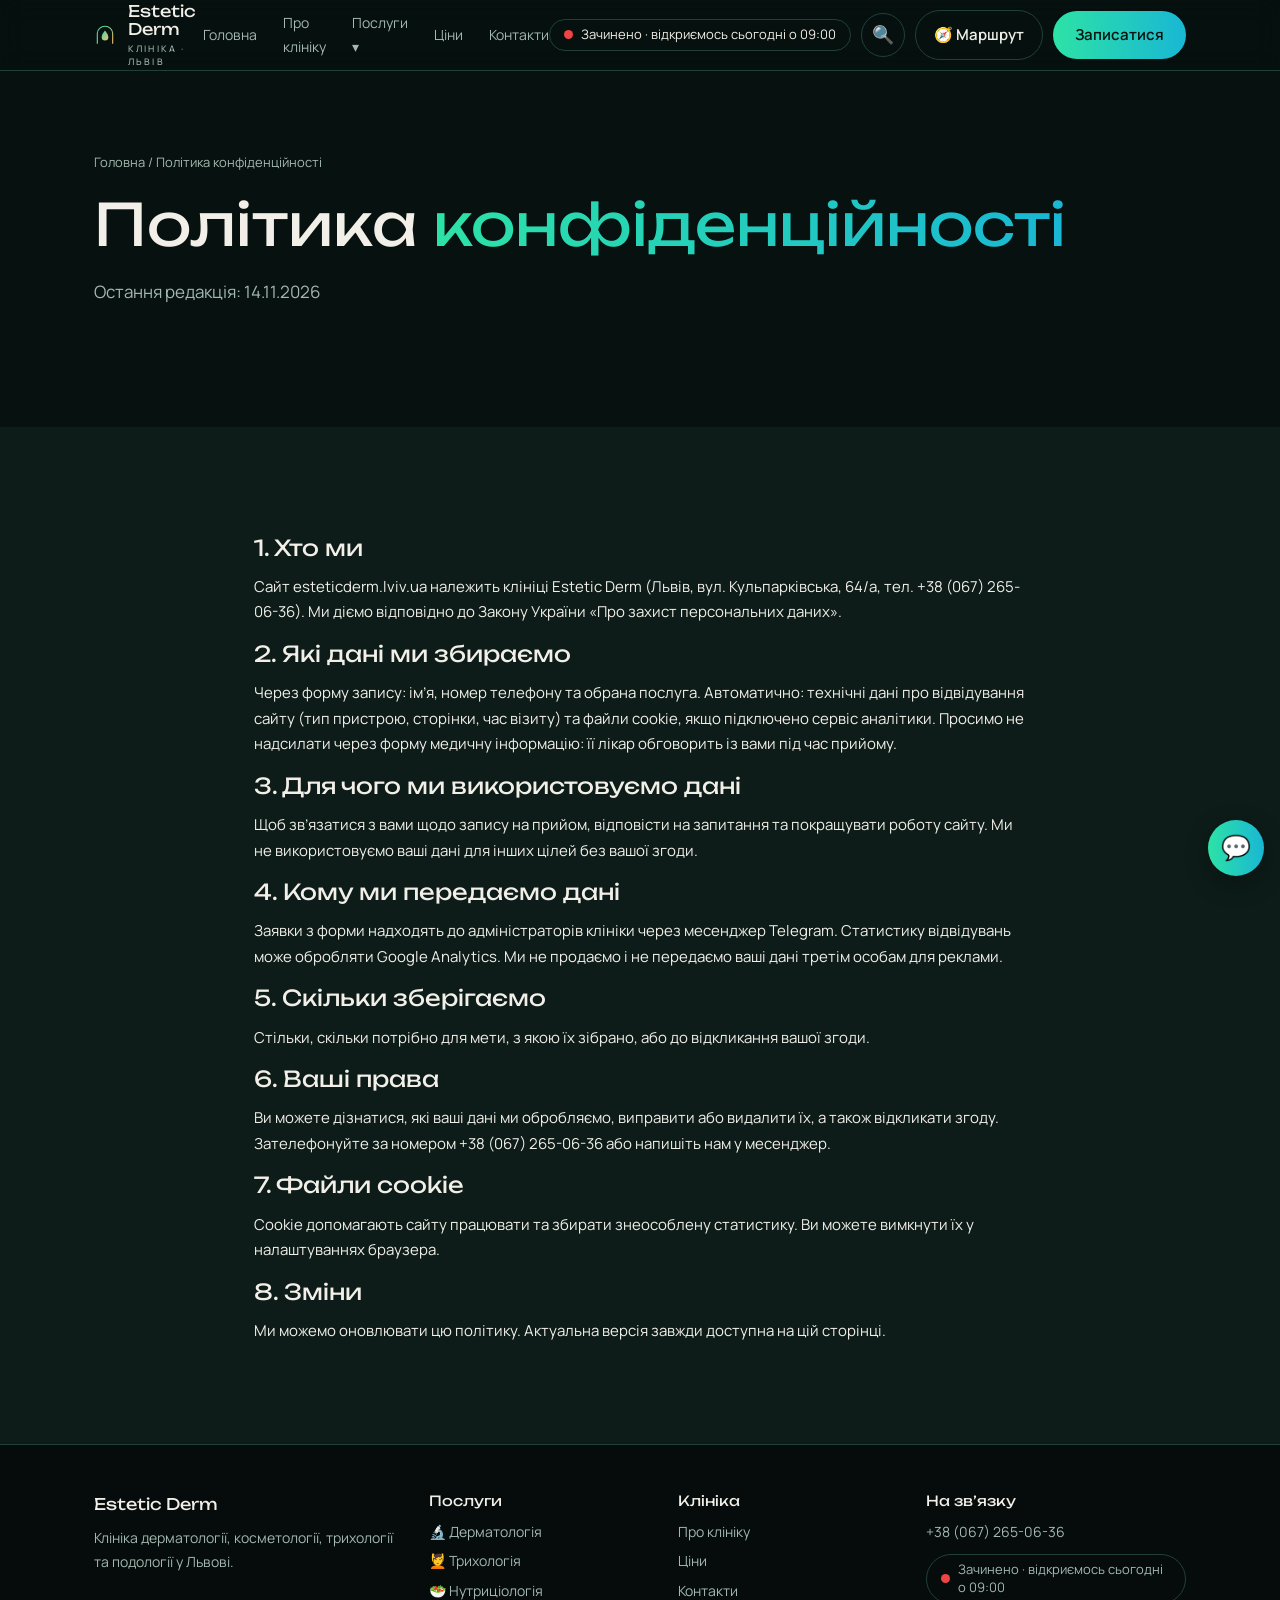
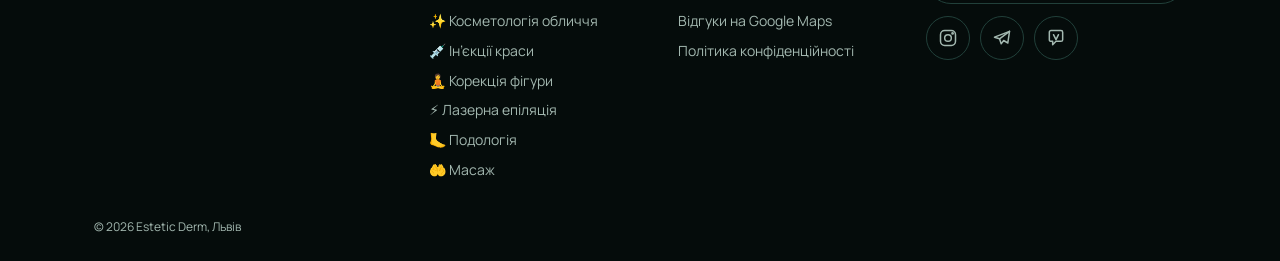
<file: polityka-konfidentsiynosti/index.html>
<!DOCTYPE html>
<html lang="uk"><head><meta charset="utf-8"><meta name="viewport" content="width=device-width,initial-scale=1,viewport-fit=cover"><title>Політика конфіденційності | Estetic Derm</title><meta name="description" content="Як клініка Estetic Derm у Львові збирає, використовує та захищає персональні дані відвідувачів сайту."><link rel="canonical" href="https://esteticderm.lviv.ua/polityka-konfidentsiynosti/"><meta name="robots" content="index,follow,max-image-preview:large"><meta name="theme-color" content="#07110f">
<meta property="og:type" content="website"><meta property="og:locale" content="uk_UA"><meta property="og:site_name" content="Estetic Derm"><meta property="og:title" content="Політика конфіденційності | Estetic Derm"><meta property="og:description" content="Як клініка Estetic Derm у Львові збирає, використовує та захищає персональні дані відвідувачів сайту."><meta property="og:url" content="https://esteticderm.lviv.ua/polityka-konfidentsiynosti/">
<!-- Google Search Console: <meta name="google-site-verification" content="КОД"> -->
<link rel="icon" href="/assets/favicon.svg" type="image/svg+xml"><link rel="preconnect" href="https://fonts.googleapis.com"><link rel="preconnect" href="https://fonts.gstatic.com" crossorigin><link href="https://fonts.googleapis.com/css2?family=Unbounded:wght@300;400;500&family=Manrope:wght@400;500;600&display=swap" rel="stylesheet"><link rel="stylesheet" href="/assets/style.css">
<script type="application/ld+json">{"@context":"https://schema.org","@graph":[{"@type":"MedicalClinic","@id":"https://esteticderm.lviv.ua/#clinic","name":"Estetic Derm","url":"https://esteticderm.lviv.ua/","telephone":"+380672650636","medicalSpecialty":"Dermatology","sameAs":["https://www.instagram.com/esteticdermlviv","https://t.me/+380672650636","https://maps.app.goo.gl/8QGpFPM9qLtyjUvM8"],"address":{"@type":"PostalAddress","streetAddress":"вул. Кульпарківська, 64/а","addressLocality":"Львів","addressCountry":"UA","postalCode":"79000"},"geo":{"@type":"GeoCoordinates","latitude":49.8261375,"longitude":23.9889812},"hasMap":"https://maps.app.goo.gl/8QGpFPM9qLtyjUvM8","openingHoursSpecification":[{"@type":"OpeningHoursSpecification","dayOfWeek":"Monday","opens":"09:00","closes":"20:00"},{"@type":"OpeningHoursSpecification","dayOfWeek":"Tuesday","opens":"09:00","closes":"20:00"},{"@type":"OpeningHoursSpecification","dayOfWeek":"Wednesday","opens":"09:00","closes":"20:00"},{"@type":"OpeningHoursSpecification","dayOfWeek":"Thursday","opens":"09:00","closes":"20:00"},{"@type":"OpeningHoursSpecification","dayOfWeek":"Friday","opens":"09:00","closes":"20:00"},{"@type":"OpeningHoursSpecification","dayOfWeek":"Saturday","opens":"09:00","closes":"15:00"}]}]}</script><script>document.documentElement.classList.add("js")</script></head>
<body data-s=""><header><div class="w hr"><a class="logo" href="/"><svg viewBox="0 0 40 40" fill="none" aria-hidden="true"><defs><linearGradient id="g" x1="0" y1="0" x2="1" y2="1"><stop offset="0" stop-color="#2de2a6"/><stop offset="1" stop-color="#ffb86b"/></linearGradient></defs><path d="M6 36V17C6 9.8 12.3 4 20 4s14 5.8 14 13v19" stroke="url(#g)" stroke-width="2"/><path d="M20 12c-4 5-6 8.5-6 12a6 6 0 0 0 12 0c0-3.500-2-7-6-12z" fill="url(#g)"/></svg><span class="lw">Estetic Derm<small>КЛІНІКА · ЛЬВІВ</small></span></a>
<nav id="nav"><a href="/">Головна</a><a href="/pro-nas/">Про клініку</a><div class="dd"><a href="/dermatologiya/">Послуги ▾</a><div class="ddm"><a href="/dermatologiya/">🔬 Дерматологія</a><a href="/trykhologiya/">💆 Трихологія</a><a href="/nutrytsiologiya/">🥗 Нутриціологія</a><a href="/kosmetologiya/">✨ Косметологія обличчя</a><a href="/inektsii-krasy/">💉 Ін’єкції краси</a><a href="/korektsiya-fihury/">🧘 Корекція фігури</a><a href="/lazerna-epilyatsiya/">⚡ Лазерна епіляція</a><a href="/podologiya/">🦶 Подологія</a><a href="/masazh/">🤲 Масаж</a></div></div><a href="/tsiny/">Ціни</a><a href="/kontakty/">Контакти</a></nav>
<div class="hbtns"><span class="live live-h" data-live></span><button class="ib" id="sbtn" aria-label="Пошук по сайту">🔍</button><a class="btn bl" id="rt" href="https://www.google.com/maps/dir/?api=1&destination=49.8261375%2C23.9889812" target="_blank" rel="noopener" style="padding:11px 18px">🧭 Маршрут</a><a class="btn bm hide-s" style="padding:11px 22px" href="/kontakty/">Записатися</a><button class="ib bg" id="bg" aria-label="Меню">☰</button></div></div></header><div id="pg"></div>
<div id="mm"><a href="/">Головна</a><a href="/pro-nas/">Про клініку</a><h3>Послуги</h3><a href="/dermatologiya/">🔬 Дерматологія</a><a href="/trykhologiya/">💆 Трихологія</a><a href="/nutrytsiologiya/">🥗 Нутриціологія</a><a href="/kosmetologiya/">✨ Косметологія обличчя</a><a href="/inektsii-krasy/">💉 Ін’єкції краси</a><a href="/korektsiya-fihury/">🧘 Корекція фігури</a><a href="/lazerna-epilyatsiya/">⚡ Лазерна епіляція</a><a href="/podologiya/">🦶 Подологія</a><a href="/masazh/">🤲 Масаж</a><a href="/tsiny/">Ціни</a><a href="/kontakty/">Контакти</a><span class="live" data-live></span><a class="btn bm" href="https://www.google.com/maps/dir/?api=1&destination=49.8261375%2C23.9889812" target="_blank" rel="noopener">🧭 Прокласти маршрут</a><a class="btn bl" href="tel:+380672650636">📞 +38 (067) 265-06-36</a><div class="soc"><a href="https://www.instagram.com/esteticdermlviv" target="_blank" rel="noopener" aria-label="Instagram"><svg viewBox="0 0 24 24"><rect x="3" y="3" width="18" height="18" rx="5"/><circle cx="12" cy="12" r="4"/><circle cx="17.5" cy="6.5" r=".8"/></svg></a><a href="https://t.me/+380672650636" target="_blank" rel="noopener" aria-label="Telegram"><svg viewBox="0 0 24 24"><path d="M21 4 3 11l6 2 2 6 3-4 5 3z"/><path d="m9 13 12-9"/></svg></a><a href="viber://chat?number=%2B380672650636" aria-label="Viber"><svg viewBox="0 0 24 24"><path d="M4 5a2 2 0 0 1 2-2h12a2 2 0 0 1 2 2v9a2 2 0 0 1-2 2h-6l-4 4v-4H6a2 2 0 0 1-2-2z"/><path d="m9 8 3 6 3-6"/></svg></a></div></div><main><section class="hero"><div class="w"><div class="crumbs"><a href="/">Головна</a> / Політика конфіденційності</div><h1>Політика <span class="grad">конфіденційності</span></h1><p class="lead">Остання редакція: 14.11.2026</p></div></section>
<section class="alt"><div class="w" style="max-width:820px"><div class="seo" style="columns:1;color:var(--text)"><h2 style="font-size:22px">1. Хто ми</h2><p>Сайт esteticderm.lviv.ua належить клініці Estetic Derm (Львів, вул. Кульпарківська, 64/а, тел. +38 (067) 265-06-36). Ми діємо відповідно до Закону України «Про захист персональних даних».</p>
<h2 style="font-size:22px">2. Які дані ми збираємо</h2><p>Через форму запису: ім’я, номер телефону та обрана послуга. Автоматично: технічні дані про відвідування сайту (тип пристрою, сторінки, час візиту) та файли cookie, якщо підключено сервіс аналітики. Просимо не надсилати через форму медичну інформацію: її лікар обговорить із вами під час прийому.</p>
<h2 style="font-size:22px">3. Для чого ми використовуємо дані</h2><p>Щоб зв’язатися з вами щодо запису на прийом, відповісти на запитання та покращувати роботу сайту. Ми не використовуємо ваші дані для інших цілей без вашої згоди.</p>
<h2 style="font-size:22px">4. Кому ми передаємо дані</h2><p>Заявки з форми надходять до адміністраторів клініки через месенджер Telegram. Статистику відвідувань може обробляти Google Analytics. Ми не продаємо і не передаємо ваші дані третім особам для реклами.</p>
<h2 style="font-size:22px">5. Скільки зберігаємо</h2><p>Стільки, скільки потрібно для мети, з якою їх зібрано, або до відкликання вашої згоди.</p>
<h2 style="font-size:22px">6. Ваші права</h2><p>Ви можете дізнатися, які ваші дані ми обробляємо, виправити або видалити їх, а також відкликати згоду. Зателефонуйте за номером +38 (067) 265-06-36 або напишіть нам у месенджер.</p>
<h2 style="font-size:22px">7. Файли cookie</h2><p>Cookie допомагають сайту працювати та збирати знеособлену статистику. Ви можете вимкнути їх у налаштуваннях браузера.</p>
<h2 style="font-size:22px">8. Зміни</h2><p>Ми можемо оновлювати цю політику. Актуальна версія завжди доступна на цій сторінці.</p></div></div></section></main><footer><div class="w"><div class="fg"><div><span class="lw" style="color:var(--text)">Estetic Derm</span><p style="margin-top:10px;max-width:300px">Клініка дерматології, косметології, трихології та подології у Львові.</p></div><div><h3>Послуги</h3><a href="/dermatologiya/">🔬 Дерматологія</a><a href="/trykhologiya/">💆 Трихологія</a><a href="/nutrytsiologiya/">🥗 Нутриціологія</a><a href="/kosmetologiya/">✨ Косметологія обличчя</a><a href="/inektsii-krasy/">💉 Ін’єкції краси</a><a href="/korektsiya-fihury/">🧘 Корекція фігури</a><a href="/lazerna-epilyatsiya/">⚡ Лазерна епіляція</a><a href="/podologiya/">🦶 Подологія</a><a href="/masazh/">🤲 Масаж</a></div><div><h3>Клініка</h3><a href="/pro-nas/">Про клініку</a><a href="/tsiny/">Ціни</a><a href="/kontakty/">Контакти</a><a href="https://maps.app.goo.gl/8QGpFPM9qLtyjUvM8" target="_blank" rel="noopener">Відгуки на Google Maps</a><a href="/polityka-konfidentsiynosti/">Політика конфіденційності</a></div><div><h3>На зв’язку</h3><a href="tel:+380672650636">+38 (067) 265-06-36</a><span class="live" data-live style="margin:8px 0 12px"></span><div class="soc"><a href="https://www.instagram.com/esteticdermlviv" target="_blank" rel="noopener" aria-label="Instagram"><svg viewBox="0 0 24 24"><rect x="3" y="3" width="18" height="18" rx="5"/><circle cx="12" cy="12" r="4"/><circle cx="17.5" cy="6.5" r=".8"/></svg></a><a href="https://t.me/+380672650636" target="_blank" rel="noopener" aria-label="Telegram"><svg viewBox="0 0 24 24"><path d="M21 4 3 11l6 2 2 6 3-4 5 3z"/><path d="m9 13 12-9"/></svg></a><a href="viber://chat?number=%2B380672650636" aria-label="Viber"><svg viewBox="0 0 24 24"><path d="M4 5a2 2 0 0 1 2-2h12a2 2 0 0 1 2 2v9a2 2 0 0 1-2 2h-6l-4 4v-4H6a2 2 0 0 1-2-2z"/><path d="m9 8 3 6 3-6"/></svg></a></div></div></div><p class="note" style="margin-top:32px">© 2026 Estetic Derm, Львів</p></div></footer>
<div class="mbar"><a class="btn bl" href="tel:+380672650636">📞 Подзвонити</a><a class="btn bl" href="https://www.google.com/maps/dir/?api=1&destination=49.8261375%2C23.9889812" target="_blank" rel="noopener">🧭 Маршрут</a><a class="btn bm" href="/kontakty/">Записатися</a></div>
<div id="so"><div class="sb"><input id="si" placeholder="Знайти послугу чи сторінку…" autocomplete="off" aria-label="Пошук"><div id="sres"></div></div></div>
<div id="fab"><div class="fl"><a href="https://t.me/+380672650636" target="_blank" rel="noopener">Telegram</a><a href="viber://chat?number=%2B380672650636">Viber</a><a href="https://www.instagram.com/esteticdermlviv" target="_blank" rel="noopener">Instagram</a><a href="tel:+380672650636">Подзвонити</a></div><button id="fb" aria-label="Швидкий зв’язок">💬</button></div><div class="toast" id="toast" role="status"></div><script src="/assets/analytics.js" defer></script><script src="/assets/app.js" defer></script></body></html>
</file>
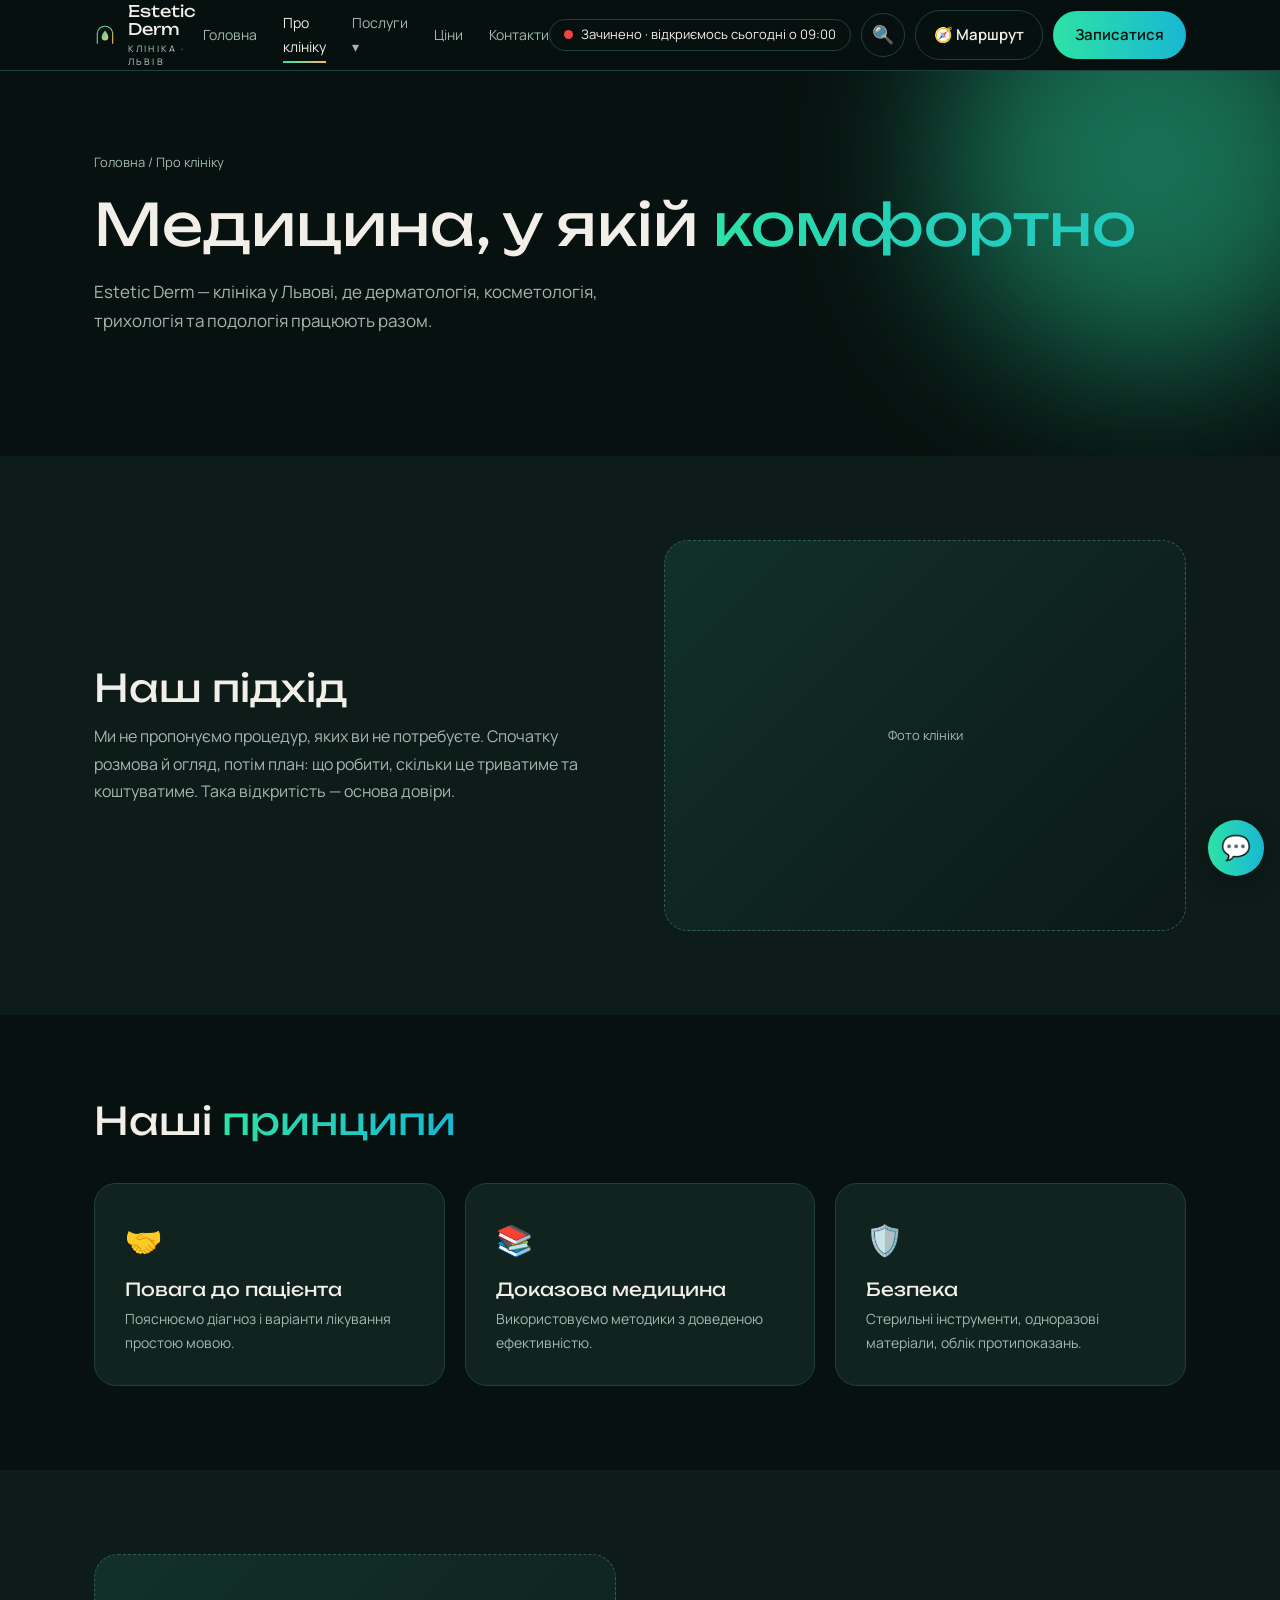
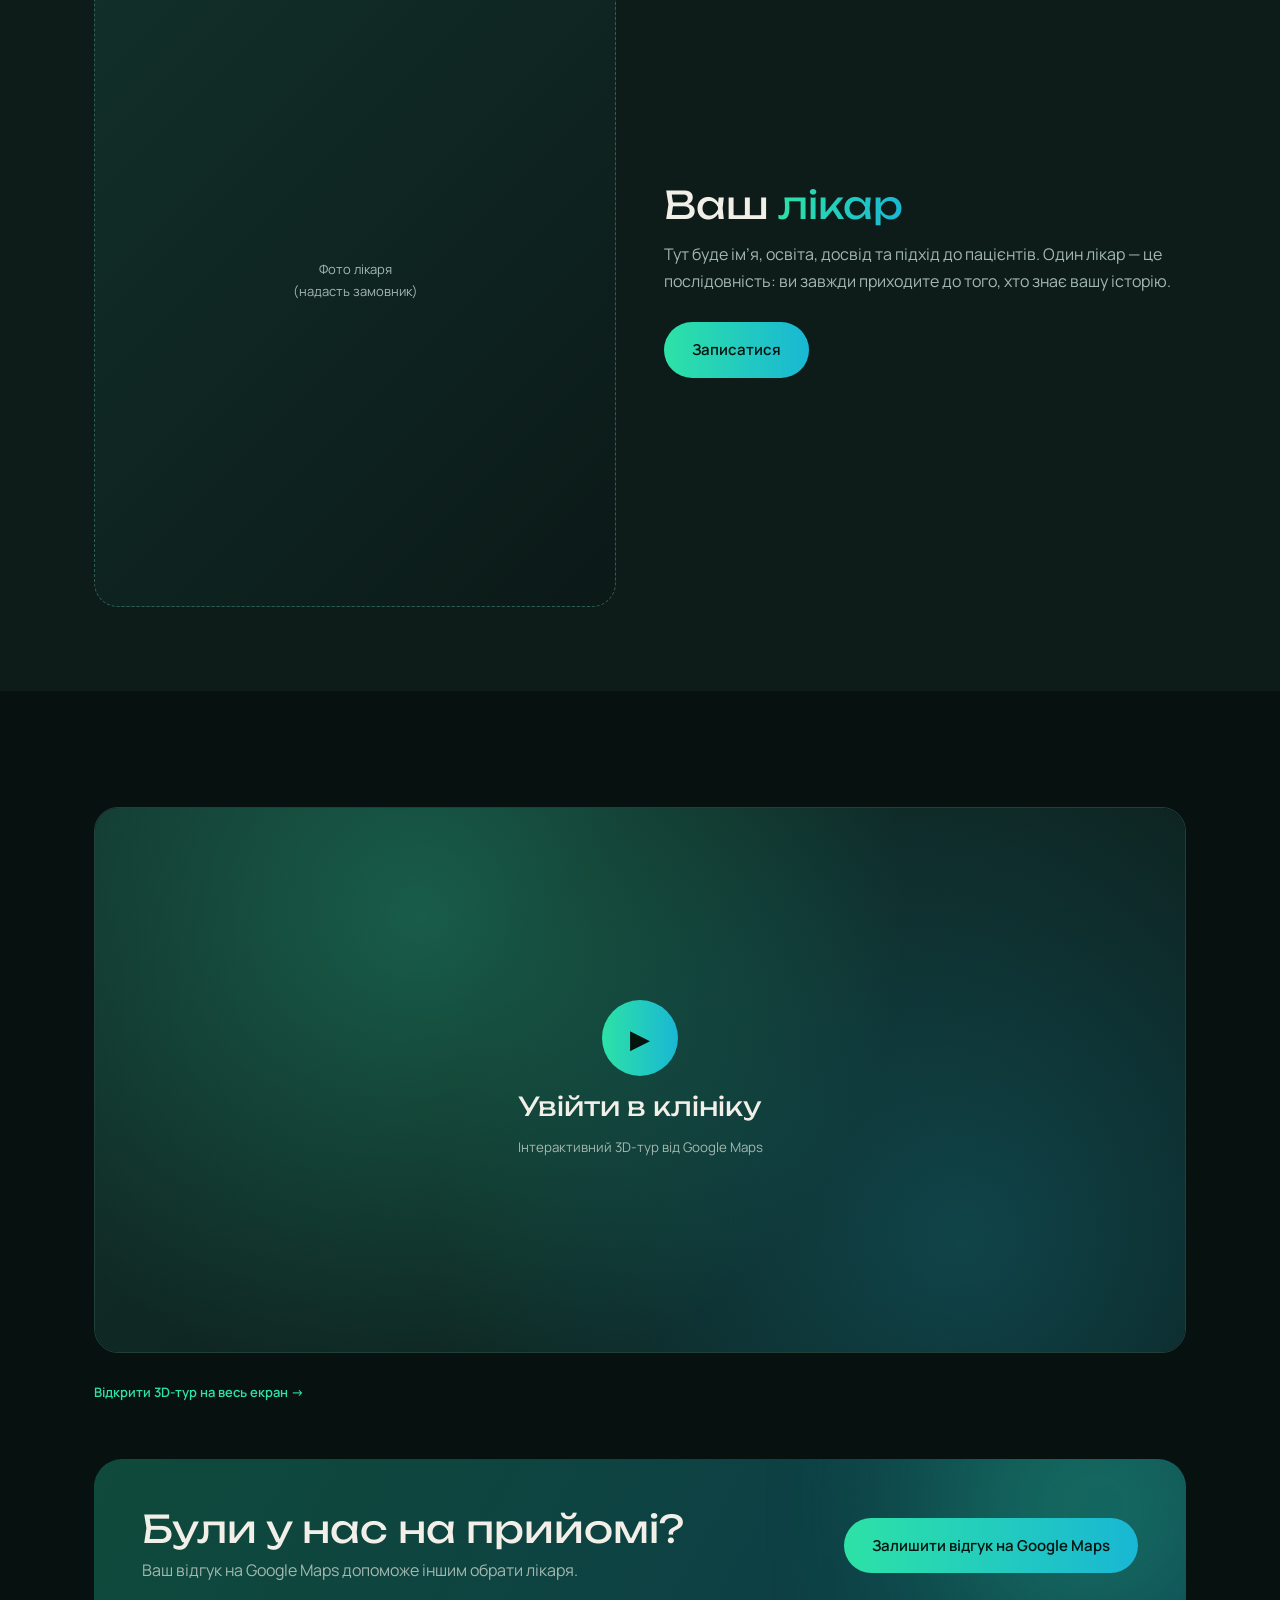
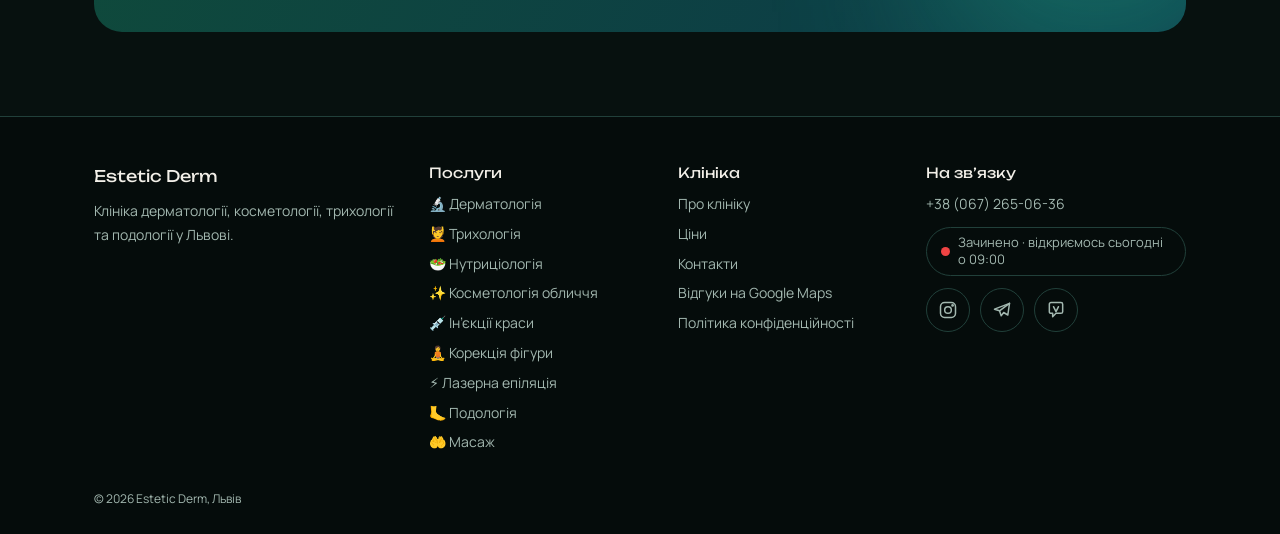
<file: pro-nas/index.html>
<!DOCTYPE html>
<html lang="uk"><head><meta charset="utf-8"><meta name="viewport" content="width=device-width,initial-scale=1,viewport-fit=cover"><title>Про клініку Estetic Derm у Львові — лікар, підхід, принципи</title><meta name="description" content="Клініка Estetic Derm у Львові: дерматологія, косметологія, трихологія й подологія. Один лікар, діагностика перед лікуванням, відкритий план і стерильність."><link rel="canonical" href="https://esteticderm.lviv.ua/pro-nas/"><meta name="robots" content="index,follow,max-image-preview:large"><meta name="theme-color" content="#07110f">
<meta property="og:type" content="website"><meta property="og:locale" content="uk_UA"><meta property="og:site_name" content="Estetic Derm"><meta property="og:title" content="Про клініку Estetic Derm у Львові — лікар, підхід, принципи"><meta property="og:description" content="Клініка Estetic Derm у Львові: дерматологія, косметологія, трихологія й подологія. Один лікар, діагностика перед лікуванням, відкритий план і стерильність."><meta property="og:url" content="https://esteticderm.lviv.ua/pro-nas/">
<!-- Google Search Console: <meta name="google-site-verification" content="КОД"> -->
<link rel="icon" href="/assets/favicon.svg" type="image/svg+xml"><link rel="preconnect" href="https://fonts.googleapis.com"><link rel="preconnect" href="https://fonts.gstatic.com" crossorigin><link href="https://fonts.googleapis.com/css2?family=Unbounded:wght@300;400;500&family=Manrope:wght@400;500;600&display=swap" rel="stylesheet"><link rel="stylesheet" href="/assets/style.css">
<script type="application/ld+json">{"@context":"https://schema.org","@graph":[{"@type":"MedicalClinic","@id":"https://esteticderm.lviv.ua/#clinic","name":"Estetic Derm","url":"https://esteticderm.lviv.ua/","telephone":"+380672650636","medicalSpecialty":"Dermatology","sameAs":["https://www.instagram.com/esteticdermlviv","https://t.me/+380672650636","https://maps.app.goo.gl/8QGpFPM9qLtyjUvM8"],"address":{"@type":"PostalAddress","streetAddress":"вул. Кульпарківська, 64/а","addressLocality":"Львів","addressCountry":"UA","postalCode":"79000"},"geo":{"@type":"GeoCoordinates","latitude":49.8261375,"longitude":23.9889812},"hasMap":"https://maps.app.goo.gl/8QGpFPM9qLtyjUvM8","openingHoursSpecification":[{"@type":"OpeningHoursSpecification","dayOfWeek":"Monday","opens":"09:00","closes":"20:00"},{"@type":"OpeningHoursSpecification","dayOfWeek":"Tuesday","opens":"09:00","closes":"20:00"},{"@type":"OpeningHoursSpecification","dayOfWeek":"Wednesday","opens":"09:00","closes":"20:00"},{"@type":"OpeningHoursSpecification","dayOfWeek":"Thursday","opens":"09:00","closes":"20:00"},{"@type":"OpeningHoursSpecification","dayOfWeek":"Friday","opens":"09:00","closes":"20:00"},{"@type":"OpeningHoursSpecification","dayOfWeek":"Saturday","opens":"09:00","closes":"15:00"}]},{"@type":"AboutPage","name":"Про клініку Estetic Derm","url":"https://esteticderm.lviv.ua/pro-nas/"}]}</script><script>document.documentElement.classList.add("js")</script></head>
<body data-s=""><header><div class="w hr"><a class="logo" href="/"><svg viewBox="0 0 40 40" fill="none" aria-hidden="true"><defs><linearGradient id="g" x1="0" y1="0" x2="1" y2="1"><stop offset="0" stop-color="#2de2a6"/><stop offset="1" stop-color="#ffb86b"/></linearGradient></defs><path d="M6 36V17C6 9.8 12.3 4 20 4s14 5.8 14 13v19" stroke="url(#g)" stroke-width="2"/><path d="M20 12c-4 5-6 8.5-6 12a6 6 0 0 0 12 0c0-3.500-2-7-6-12z" fill="url(#g)"/></svg><span class="lw">Estetic Derm<small>КЛІНІКА · ЛЬВІВ</small></span></a>
<nav id="nav"><a href="/">Головна</a><a href="/pro-nas/" class="on">Про клініку</a><div class="dd"><a href="/dermatologiya/">Послуги ▾</a><div class="ddm"><a href="/dermatologiya/">🔬 Дерматологія</a><a href="/trykhologiya/">💆 Трихологія</a><a href="/nutrytsiologiya/">🥗 Нутриціологія</a><a href="/kosmetologiya/">✨ Косметологія обличчя</a><a href="/inektsii-krasy/">💉 Ін’єкції краси</a><a href="/korektsiya-fihury/">🧘 Корекція фігури</a><a href="/lazerna-epilyatsiya/">⚡ Лазерна епіляція</a><a href="/podologiya/">🦶 Подологія</a><a href="/masazh/">🤲 Масаж</a></div></div><a href="/tsiny/">Ціни</a><a href="/kontakty/">Контакти</a></nav>
<div class="hbtns"><span class="live live-h" data-live></span><button class="ib" id="sbtn" aria-label="Пошук по сайту">🔍</button><a class="btn bl" id="rt" href="https://www.google.com/maps/dir/?api=1&destination=49.8261375%2C23.9889812" target="_blank" rel="noopener" style="padding:11px 18px">🧭 Маршрут</a><a class="btn bm hide-s" style="padding:11px 22px" href="/kontakty/">Записатися</a><button class="ib bg" id="bg" aria-label="Меню">☰</button></div></div></header><div id="pg"></div>
<div id="mm"><a href="/">Головна</a><a href="/pro-nas/">Про клініку</a><h3>Послуги</h3><a href="/dermatologiya/">🔬 Дерматологія</a><a href="/trykhologiya/">💆 Трихологія</a><a href="/nutrytsiologiya/">🥗 Нутриціологія</a><a href="/kosmetologiya/">✨ Косметологія обличчя</a><a href="/inektsii-krasy/">💉 Ін’єкції краси</a><a href="/korektsiya-fihury/">🧘 Корекція фігури</a><a href="/lazerna-epilyatsiya/">⚡ Лазерна епіляція</a><a href="/podologiya/">🦶 Подологія</a><a href="/masazh/">🤲 Масаж</a><a href="/tsiny/">Ціни</a><a href="/kontakty/">Контакти</a><span class="live" data-live></span><a class="btn bm" href="https://www.google.com/maps/dir/?api=1&destination=49.8261375%2C23.9889812" target="_blank" rel="noopener">🧭 Прокласти маршрут</a><a class="btn bl" href="tel:+380672650636">📞 +38 (067) 265-06-36</a><div class="soc"><a href="https://www.instagram.com/esteticdermlviv" target="_blank" rel="noopener" aria-label="Instagram"><svg viewBox="0 0 24 24"><rect x="3" y="3" width="18" height="18" rx="5"/><circle cx="12" cy="12" r="4"/><circle cx="17.5" cy="6.5" r=".8"/></svg></a><a href="https://t.me/+380672650636" target="_blank" rel="noopener" aria-label="Telegram"><svg viewBox="0 0 24 24"><path d="M21 4 3 11l6 2 2 6 3-4 5 3z"/><path d="m9 13 12-9"/></svg></a><a href="viber://chat?number=%2B380672650636" aria-label="Viber"><svg viewBox="0 0 24 24"><path d="M4 5a2 2 0 0 1 2-2h12a2 2 0 0 1 2 2v9a2 2 0 0 1-2 2h-6l-4 4v-4H6a2 2 0 0 1-2-2z"/><path d="m9 8 3 6 3-6"/></svg></a></div></div><main>
<section class="hero"><i class="blob b1"></i><div class="w"><div class="crumbs"><a href="/">Головна</a> / Про клініку</div><h1>Медицина, у якій <span class="grad">комфортно</span></h1><p class="lead">Estetic Derm — клініка у Львові, де дерматологія, косметологія, трихологія та подологія працюють разом.</p></div></section>
<section class="alt"><div class="w two"><div class="rv"><h2>Наш підхід</h2><p class="lead">Ми не пропонуємо процедур, яких ви не потребуєте. Спочатку розмова й огляд, потім план: що робити, скільки це триватиме та коштуватиме. Така відкритість — основа довіри.</p></div><div class="ph rv" style="aspect-ratio:4/3">Фото клініки</div></div></section>
<section><div class="w"><h2 class="rv">Наші <span class="grad">принципи</span></h2><div class="cards"><div class="card rv"><span class="ic">🤝</span><h3>Повага до пацієнта</h3><p>Пояснюємо діагноз і варіанти лікування простою мовою.</p></div><div class="card rv"><span class="ic">📚</span><h3>Доказова медицина</h3><p>Використовуємо методики з доведеною ефективністю.</p></div><div class="card rv"><span class="ic">🛡️</span><h3>Безпека</h3><p>Стерильні інструменти, одноразові матеріали, облік протипоказань.</p></div></div></div></section>
<section class="alt"><div class="w two"><div class="ph rv" style="aspect-ratio:4/5">Фото лікаря<br>(надасть замовник)</div><div class="rv"><h2>Ваш <span class="grad">лікар</span></h2><p class="lead">Тут буде ім’я, освіта, досвід та підхід до пацієнтів. Один лікар — це послідовність: ви завжди приходите до того, хто знає вашу історію.</p><br><a class="btn bm" href="/kontakty/">Записатися</a></div></div></section>
<section><div class="w"><div class="tourbox rv"><div class="tour-stage"><button type="button" class="tour-cover" data-tour="https://www.google.com/maps/embed?pb=!4v1731500000000!6m8!1m7!1sCIABIhCFaXc7Imheq2GH0orsE_4G!2m2!1d49.8261625!2d23.9889966!3f262.8!4f15.57!5f0.7820865974627469"><span class="play">▶</span><b>Увійти в клініку</b><small>Інтерактивний 3D-тур від Google Maps</small></button></div><a class="more" href="https://maps.app.goo.gl/uFh9UYyHng8m1JB96" target="_blank" rel="noopener">Відкрити 3D-тур на весь екран →</a></div><br><br><div class="cta rv"><div><h2 style="margin:0 0 6px">Були у нас на прийомі?</h2><p class="lead">Ваш відгук на Google Maps допоможе іншим обрати лікаря.</p></div><a class="btn bm" href="https://maps.app.goo.gl/8QGpFPM9qLtyjUvM8" target="_blank" rel="noopener">Залишити відгук на Google Maps</a></div></div></section></main><footer><div class="w"><div class="fg"><div><span class="lw" style="color:var(--text)">Estetic Derm</span><p style="margin-top:10px;max-width:300px">Клініка дерматології, косметології, трихології та подології у Львові.</p></div><div><h3>Послуги</h3><a href="/dermatologiya/">🔬 Дерматологія</a><a href="/trykhologiya/">💆 Трихологія</a><a href="/nutrytsiologiya/">🥗 Нутриціологія</a><a href="/kosmetologiya/">✨ Косметологія обличчя</a><a href="/inektsii-krasy/">💉 Ін’єкції краси</a><a href="/korektsiya-fihury/">🧘 Корекція фігури</a><a href="/lazerna-epilyatsiya/">⚡ Лазерна епіляція</a><a href="/podologiya/">🦶 Подологія</a><a href="/masazh/">🤲 Масаж</a></div><div><h3>Клініка</h3><a href="/pro-nas/">Про клініку</a><a href="/tsiny/">Ціни</a><a href="/kontakty/">Контакти</a><a href="https://maps.app.goo.gl/8QGpFPM9qLtyjUvM8" target="_blank" rel="noopener">Відгуки на Google Maps</a><a href="/polityka-konfidentsiynosti/">Політика конфіденційності</a></div><div><h3>На зв’язку</h3><a href="tel:+380672650636">+38 (067) 265-06-36</a><span class="live" data-live style="margin:8px 0 12px"></span><div class="soc"><a href="https://www.instagram.com/esteticdermlviv" target="_blank" rel="noopener" aria-label="Instagram"><svg viewBox="0 0 24 24"><rect x="3" y="3" width="18" height="18" rx="5"/><circle cx="12" cy="12" r="4"/><circle cx="17.5" cy="6.5" r=".8"/></svg></a><a href="https://t.me/+380672650636" target="_blank" rel="noopener" aria-label="Telegram"><svg viewBox="0 0 24 24"><path d="M21 4 3 11l6 2 2 6 3-4 5 3z"/><path d="m9 13 12-9"/></svg></a><a href="viber://chat?number=%2B380672650636" aria-label="Viber"><svg viewBox="0 0 24 24"><path d="M4 5a2 2 0 0 1 2-2h12a2 2 0 0 1 2 2v9a2 2 0 0 1-2 2h-6l-4 4v-4H6a2 2 0 0 1-2-2z"/><path d="m9 8 3 6 3-6"/></svg></a></div></div></div><p class="note" style="margin-top:32px">© 2026 Estetic Derm, Львів</p></div></footer>
<div class="mbar"><a class="btn bl" href="tel:+380672650636">📞 Подзвонити</a><a class="btn bl" href="https://www.google.com/maps/dir/?api=1&destination=49.8261375%2C23.9889812" target="_blank" rel="noopener">🧭 Маршрут</a><a class="btn bm" href="/kontakty/">Записатися</a></div>
<div id="so"><div class="sb"><input id="si" placeholder="Знайти послугу чи сторінку…" autocomplete="off" aria-label="Пошук"><div id="sres"></div></div></div>
<div id="fab"><div class="fl"><a href="https://t.me/+380672650636" target="_blank" rel="noopener">Telegram</a><a href="viber://chat?number=%2B380672650636">Viber</a><a href="https://www.instagram.com/esteticdermlviv" target="_blank" rel="noopener">Instagram</a><a href="tel:+380672650636">Подзвонити</a></div><button id="fb" aria-label="Швидкий зв’язок">💬</button></div><div class="toast" id="toast" role="status"></div><script src="/assets/analytics.js" defer></script><script src="/assets/app.js" defer></script></body></html>
</file>
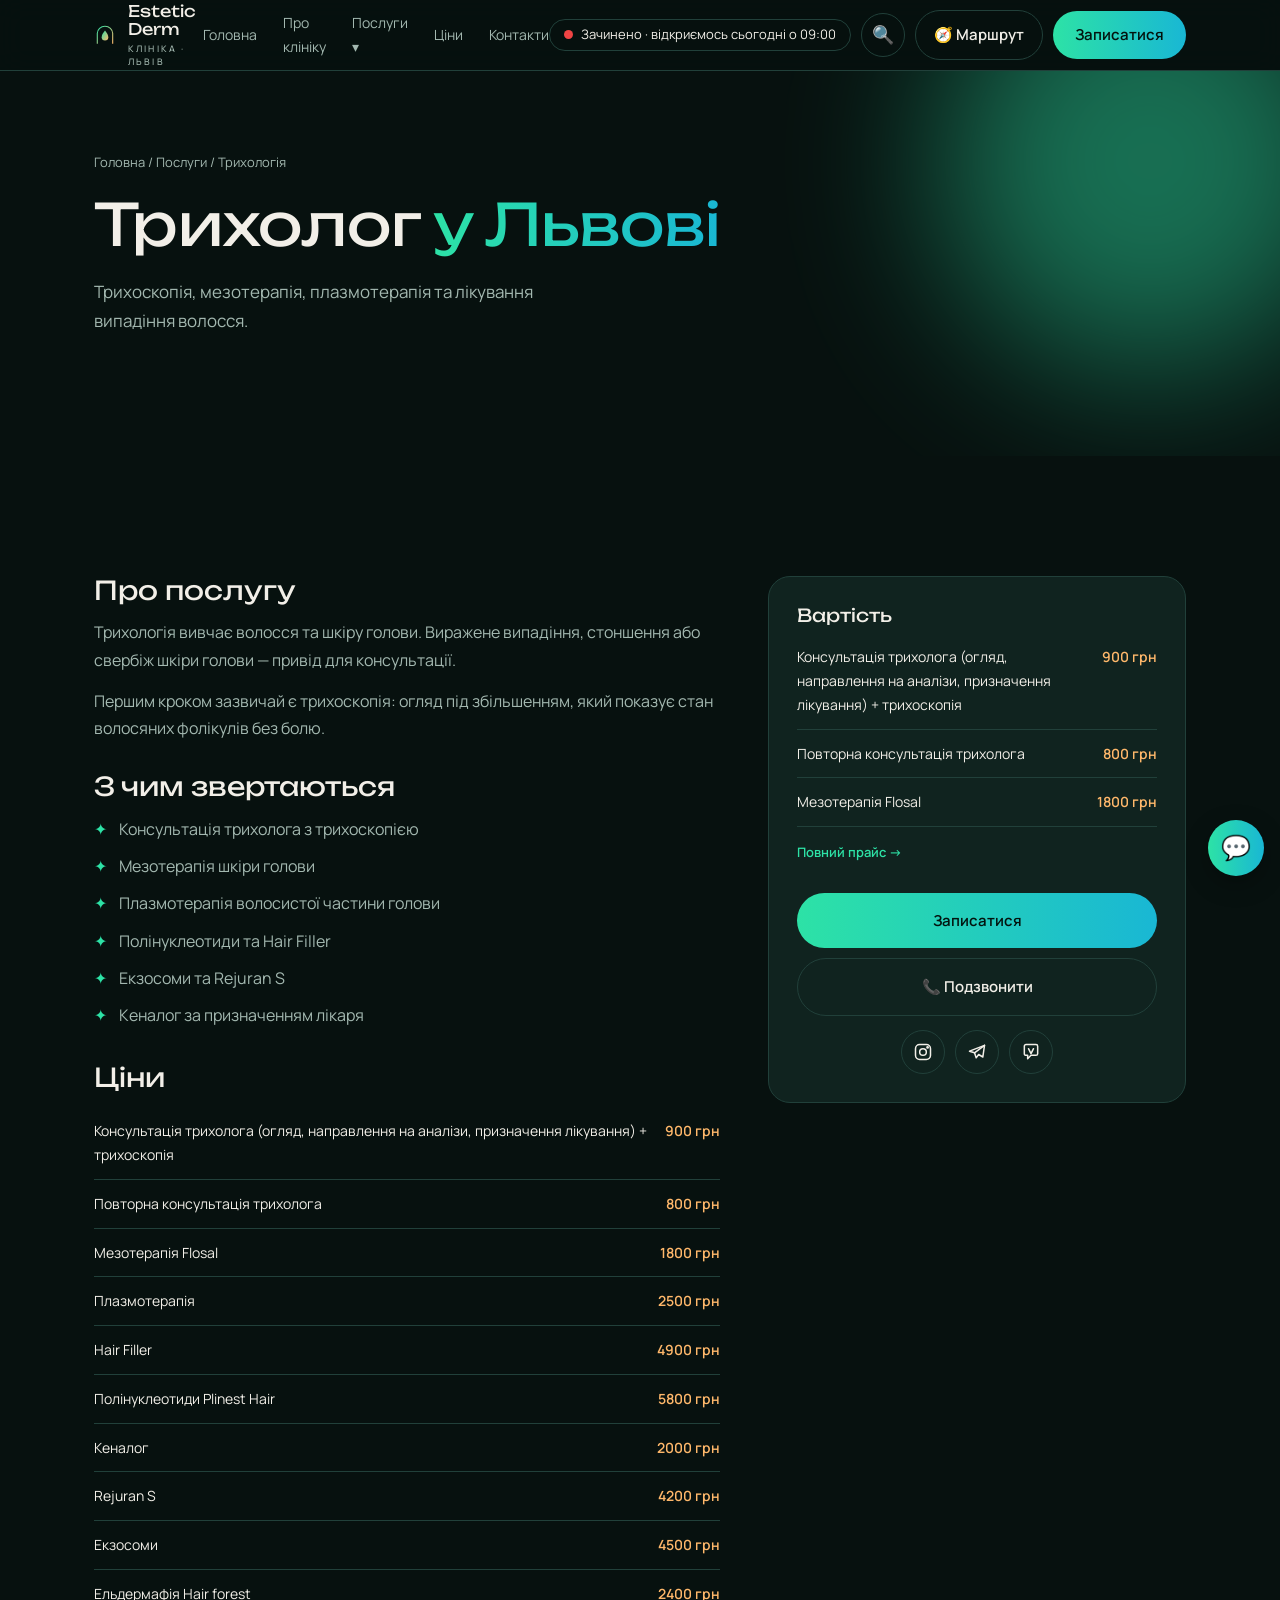
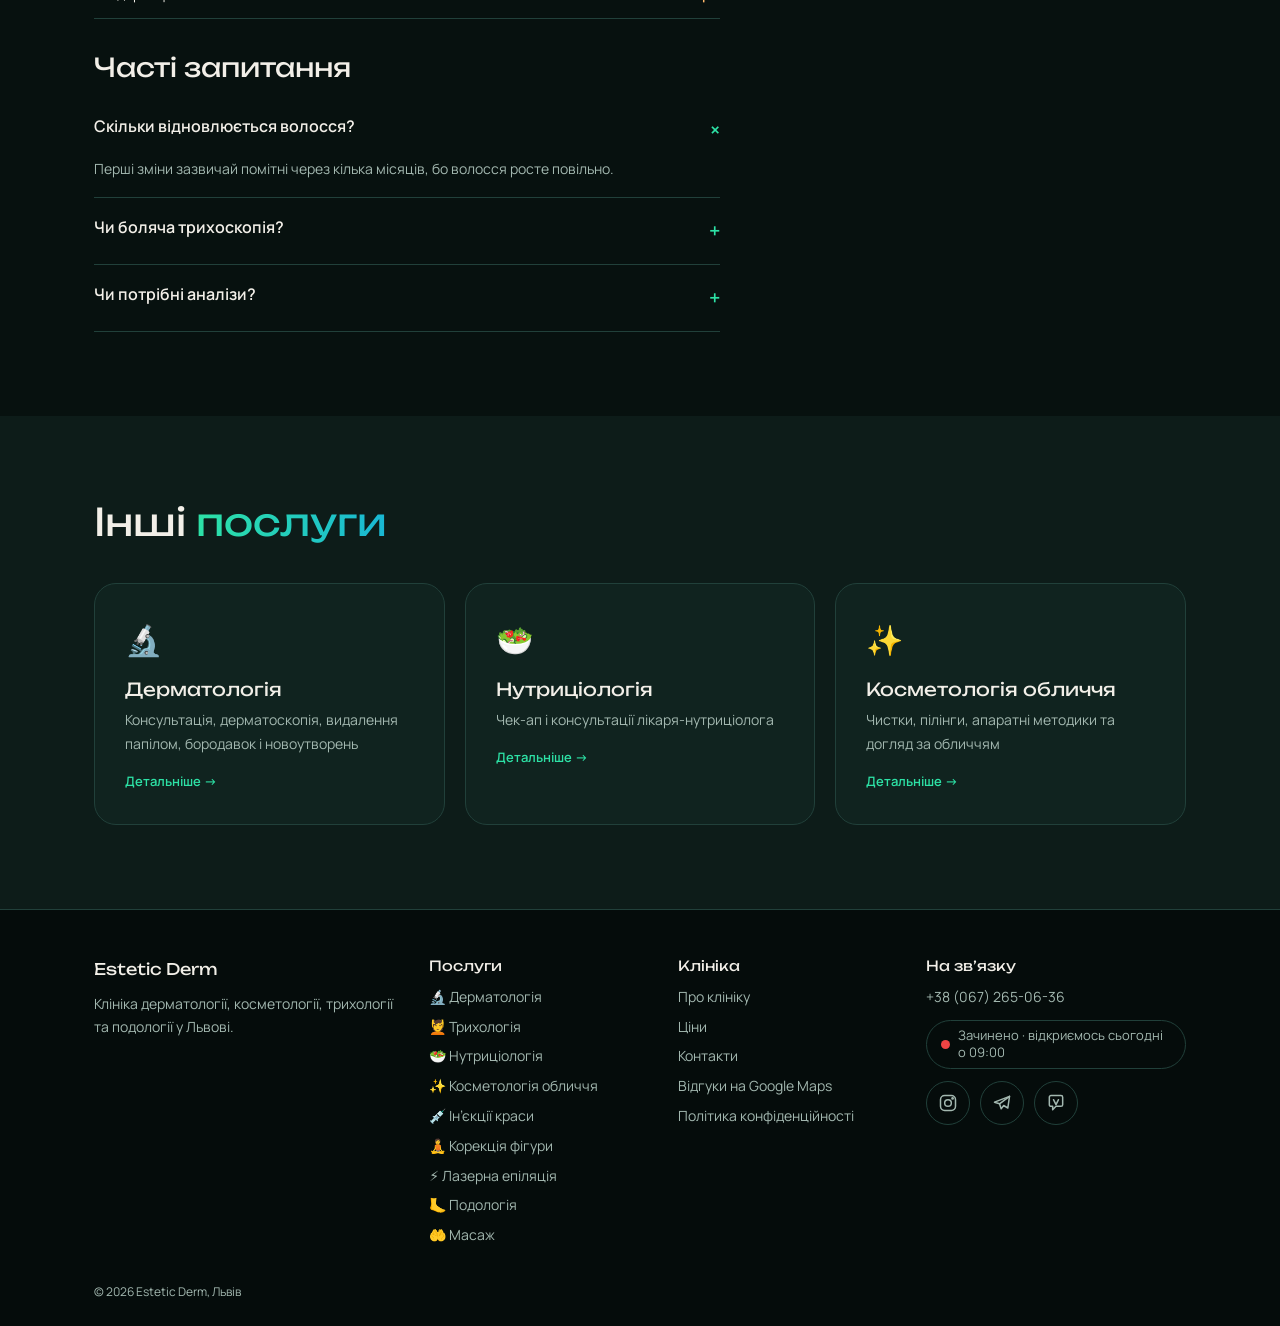
<file: trykhologiya/index.html>
<!DOCTYPE html>
<html lang="uk"><head><meta charset="utf-8"><meta name="viewport" content="width=device-width,initial-scale=1,viewport-fit=cover"><title>Трихолог у Львові | Estetic Derm</title><meta name="description" content="Трихолог у Львові. Трихологія вивчає волосся та шкіру голови. Виражене випадіння, стоншення або свербіж шкіри голови — привід для консультації."><link rel="canonical" href="https://esteticderm.lviv.ua/trykhologiya/"><meta name="robots" content="index,follow,max-image-preview:large"><meta name="theme-color" content="#07110f">
<meta property="og:type" content="website"><meta property="og:locale" content="uk_UA"><meta property="og:site_name" content="Estetic Derm"><meta property="og:title" content="Трихолог у Львові | Estetic Derm"><meta property="og:description" content="Трихолог у Львові. Трихологія вивчає волосся та шкіру голови. Виражене випадіння, стоншення або свербіж шкіри голови — привід для консультації."><meta property="og:url" content="https://esteticderm.lviv.ua/trykhologiya/">
<!-- Google Search Console: <meta name="google-site-verification" content="КОД"> -->
<link rel="icon" href="/assets/favicon.svg" type="image/svg+xml"><link rel="preconnect" href="https://fonts.googleapis.com"><link rel="preconnect" href="https://fonts.gstatic.com" crossorigin><link href="https://fonts.googleapis.com/css2?family=Unbounded:wght@300;400;500&family=Manrope:wght@400;500;600&display=swap" rel="stylesheet"><link rel="stylesheet" href="/assets/style.css">
<script type="application/ld+json">{"@context":"https://schema.org","@graph":[{"@type":"MedicalClinic","@id":"https://esteticderm.lviv.ua/#clinic","name":"Estetic Derm","url":"https://esteticderm.lviv.ua/","telephone":"+380672650636","medicalSpecialty":"Dermatology","sameAs":["https://www.instagram.com/esteticdermlviv","https://t.me/+380672650636","https://maps.app.goo.gl/8QGpFPM9qLtyjUvM8"],"address":{"@type":"PostalAddress","streetAddress":"вул. Кульпарківська, 64/а","addressLocality":"Львів","addressCountry":"UA","postalCode":"79000"},"geo":{"@type":"GeoCoordinates","latitude":49.8261375,"longitude":23.9889812},"hasMap":"https://maps.app.goo.gl/8QGpFPM9qLtyjUvM8","openingHoursSpecification":[{"@type":"OpeningHoursSpecification","dayOfWeek":"Monday","opens":"09:00","closes":"20:00"},{"@type":"OpeningHoursSpecification","dayOfWeek":"Tuesday","opens":"09:00","closes":"20:00"},{"@type":"OpeningHoursSpecification","dayOfWeek":"Wednesday","opens":"09:00","closes":"20:00"},{"@type":"OpeningHoursSpecification","dayOfWeek":"Thursday","opens":"09:00","closes":"20:00"},{"@type":"OpeningHoursSpecification","dayOfWeek":"Friday","opens":"09:00","closes":"20:00"},{"@type":"OpeningHoursSpecification","dayOfWeek":"Saturday","opens":"09:00","closes":"15:00"}]},{"@type":"BreadcrumbList","itemListElement":[{"@type":"ListItem","position":1,"name":"Головна","item":"https://esteticderm.lviv.ua/"},{"@type":"ListItem","position":2,"name":"Послуги","item":"https://esteticderm.lviv.ua/dermatologiya/"},{"@type":"ListItem","position":3,"name":"Трихологія","item":"https://esteticderm.lviv.ua/trykhologiya/"}]},{"@type":"FAQPage","mainEntity":[{"@type":"Question","name":"Скільки відновлюється волосся?","acceptedAnswer":{"@type":"Answer","text":"Перші зміни зазвичай помітні через кілька місяців, бо волосся росте повільно."}},{"@type":"Question","name":"Чи боляча трихоскопія?","acceptedAnswer":{"@type":"Answer","text":"Ні, це безболісний огляд."}},{"@type":"Question","name":"Чи потрібні аналізи?","acceptedAnswer":{"@type":"Answer","text":"Часто так: причина випадіння буває внутрішньою. Лікар підкаже, які саме."}}]}]}</script><script>document.documentElement.classList.add("js")</script></head>
<body data-s="Трихологія"><header><div class="w hr"><a class="logo" href="/"><svg viewBox="0 0 40 40" fill="none" aria-hidden="true"><defs><linearGradient id="g" x1="0" y1="0" x2="1" y2="1"><stop offset="0" stop-color="#2de2a6"/><stop offset="1" stop-color="#ffb86b"/></linearGradient></defs><path d="M6 36V17C6 9.8 12.3 4 20 4s14 5.8 14 13v19" stroke="url(#g)" stroke-width="2"/><path d="M20 12c-4 5-6 8.5-6 12a6 6 0 0 0 12 0c0-3.500-2-7-6-12z" fill="url(#g)"/></svg><span class="lw">Estetic Derm<small>КЛІНІКА · ЛЬВІВ</small></span></a>
<nav id="nav"><a href="/">Головна</a><a href="/pro-nas/">Про клініку</a><div class="dd"><a href="/dermatologiya/">Послуги ▾</a><div class="ddm"><a href="/dermatologiya/">🔬 Дерматологія</a><a href="/trykhologiya/" class="on">💆 Трихологія</a><a href="/nutrytsiologiya/">🥗 Нутриціологія</a><a href="/kosmetologiya/">✨ Косметологія обличчя</a><a href="/inektsii-krasy/">💉 Ін’єкції краси</a><a href="/korektsiya-fihury/">🧘 Корекція фігури</a><a href="/lazerna-epilyatsiya/">⚡ Лазерна епіляція</a><a href="/podologiya/">🦶 Подологія</a><a href="/masazh/">🤲 Масаж</a></div></div><a href="/tsiny/">Ціни</a><a href="/kontakty/">Контакти</a></nav>
<div class="hbtns"><span class="live live-h" data-live></span><button class="ib" id="sbtn" aria-label="Пошук по сайту">🔍</button><a class="btn bl" id="rt" href="https://www.google.com/maps/dir/?api=1&destination=49.8261375%2C23.9889812" target="_blank" rel="noopener" style="padding:11px 18px">🧭 Маршрут</a><a class="btn bm hide-s" style="padding:11px 22px" href="/kontakty/">Записатися</a><button class="ib bg" id="bg" aria-label="Меню">☰</button></div></div></header><div id="pg"></div>
<div id="mm"><a href="/">Головна</a><a href="/pro-nas/">Про клініку</a><h3>Послуги</h3><a href="/dermatologiya/">🔬 Дерматологія</a><a href="/trykhologiya/" class="on">💆 Трихологія</a><a href="/nutrytsiologiya/">🥗 Нутриціологія</a><a href="/kosmetologiya/">✨ Косметологія обличчя</a><a href="/inektsii-krasy/">💉 Ін’єкції краси</a><a href="/korektsiya-fihury/">🧘 Корекція фігури</a><a href="/lazerna-epilyatsiya/">⚡ Лазерна епіляція</a><a href="/podologiya/">🦶 Подологія</a><a href="/masazh/">🤲 Масаж</a><a href="/tsiny/">Ціни</a><a href="/kontakty/">Контакти</a><span class="live" data-live></span><a class="btn bm" href="https://www.google.com/maps/dir/?api=1&destination=49.8261375%2C23.9889812" target="_blank" rel="noopener">🧭 Прокласти маршрут</a><a class="btn bl" href="tel:+380672650636">📞 +38 (067) 265-06-36</a><div class="soc"><a href="https://www.instagram.com/esteticdermlviv" target="_blank" rel="noopener" aria-label="Instagram"><svg viewBox="0 0 24 24"><rect x="3" y="3" width="18" height="18" rx="5"/><circle cx="12" cy="12" r="4"/><circle cx="17.5" cy="6.5" r=".8"/></svg></a><a href="https://t.me/+380672650636" target="_blank" rel="noopener" aria-label="Telegram"><svg viewBox="0 0 24 24"><path d="M21 4 3 11l6 2 2 6 3-4 5 3z"/><path d="m9 13 12-9"/></svg></a><a href="viber://chat?number=%2B380672650636" aria-label="Viber"><svg viewBox="0 0 24 24"><path d="M4 5a2 2 0 0 1 2-2h12a2 2 0 0 1 2 2v9a2 2 0 0 1-2 2h-6l-4 4v-4H6a2 2 0 0 1-2-2z"/><path d="m9 8 3 6 3-6"/></svg></a></div></div><main>
<section class="hero"><i class="blob b1"></i><div class="w"><div class="crumbs"><a href="/">Головна</a> / <a href="/dermatologiya/">Послуги</a> / Трихологія</div><h1>Трихолог <span class="grad">у Львові</span></h1><p class="lead">Трихоскопія, мезотерапія, плазмотерапія та лікування випадіння волосся.</p></div></section>
<section><div class="w"><div class="sp"><div><h2 class="rv" style="font-size:26px">Про послугу</h2><p class="lead rv" style="margin-bottom:14px;max-width:none">Трихологія вивчає волосся та шкіру голови. Виражене випадіння, стоншення або свербіж шкіри голови — привід для консультації.</p><p class="lead rv" style="margin-bottom:14px;max-width:none">Першим кроком зазвичай є трихоскопія: огляд під збільшенням, який показує стан волосяних фолікулів без болю.</p><h2 class="rv" style="font-size:26px;margin-top:30px">З чим звертаються</h2><ul class="list rv"><li>Консультація трихолога з трихоскопією</li><li>Мезотерапія шкіри голови</li><li>Плазмотерапія волосистої частини голови</li><li>Полінуклеотиди та Hair Filler</li><li>Екзосоми та Rejuran S</li><li>Кеналог за призначенням лікаря</li></ul><h2 class="rv" id="ceny" style="font-size:26px;margin-top:34px">Ціни</h2><div class="rv"><div class="pr"><span>Консультація трихолога (огляд, направлення на аналізи, призначення лікування) + трихоскопія</span><b>900 грн</b></div><div class="pr"><span>Повторна консультація трихолога</span><b>800 грн</b></div><div class="pr"><span>Мезотерапія Flosal</span><b>1800 грн</b></div><div class="pr"><span>Плазмотерапія</span><b>2500 грн</b></div><div class="pr"><span>Hair Filler</span><b>4900 грн</b></div><div class="pr"><span>Полінуклеотиди Plinest Hair</span><b>5800 грн</b></div><div class="pr"><span>Кеналог</span><b>2000 грн</b></div><div class="pr"><span>Rejuran S</span><b>4200 грн</b></div><div class="pr"><span>Екзосоми</span><b>4500 грн</b></div><div class="pr"><span>Ельдермафія Hair forest</span><b>2400 грн</b></div></div><h2 class="rv" style="font-size:26px;margin-top:34px">Часті запитання</h2><details class="rv" open><summary>Скільки відновлюється волосся?</summary><p>Перші зміни зазвичай помітні через кілька місяців, бо волосся росте повільно.</p></details><details class="rv"><summary>Чи боляча трихоскопія?</summary><p>Ні, це безболісний огляд.</p></details><details class="rv"><summary>Чи потрібні аналізи?</summary><p>Часто так: причина випадіння буває внутрішньою. Лікар підкаже, які саме.</p></details></div>
<aside class="price rv"><h3>Вартість</h3><div class="pr"><span>Консультація трихолога (огляд, направлення на аналізи, призначення лікування) + трихоскопія</span><b>900 грн</b></div><div class="pr"><span>Повторна консультація трихолога</span><b>800 грн</b></div><div class="pr"><span>Мезотерапія Flosal</span><b>1800 грн</b></div><a class="more" href="#ceny">Повний прайс →</a><br><br><a class="btn bm" style="width:100%" href="/kontakty/">Записатися</a><a class="btn bl" style="width:100%;margin-top:10px" href="tel:+380672650636">📞 Подзвонити</a><div class="soc"><a href="https://www.instagram.com/esteticdermlviv" target="_blank" rel="noopener" aria-label="Instagram"><svg viewBox="0 0 24 24"><rect x="3" y="3" width="18" height="18" rx="5"/><circle cx="12" cy="12" r="4"/><circle cx="17.5" cy="6.5" r=".8"/></svg></a><a href="https://t.me/+380672650636" target="_blank" rel="noopener" aria-label="Telegram"><svg viewBox="0 0 24 24"><path d="M21 4 3 11l6 2 2 6 3-4 5 3z"/><path d="m9 13 12-9"/></svg></a><a href="viber://chat?number=%2B380672650636" aria-label="Viber"><svg viewBox="0 0 24 24"><path d="M4 5a2 2 0 0 1 2-2h12a2 2 0 0 1 2 2v9a2 2 0 0 1-2 2h-6l-4 4v-4H6a2 2 0 0 1-2-2z"/><path d="m9 8 3 6 3-6"/></svg></a></div></aside></div></div></section>
<section class="alt"><div class="w"><h2 class="rv">Інші <span class="grad">послуги</span></h2><div class="cards"><a class="card rv" href="/dermatologiya/"><span class="ic">🔬</span><h3>Дерматологія</h3><p>Консультація, дерматоскопія, видалення папілом, бородавок і новоутворень</p><span class="more">Детальніше →</span></a><a class="card rv" href="/nutrytsiologiya/"><span class="ic">🥗</span><h3>Нутриціологія</h3><p>Чек-ап і консультації лікаря-нутриціолога</p><span class="more">Детальніше →</span></a><a class="card rv" href="/kosmetologiya/"><span class="ic">✨</span><h3>Косметологія обличчя</h3><p>Чистки, пілінги, апаратні методики та догляд за обличчям</p><span class="more">Детальніше →</span></a></div></div></section></main><footer><div class="w"><div class="fg"><div><span class="lw" style="color:var(--text)">Estetic Derm</span><p style="margin-top:10px;max-width:300px">Клініка дерматології, косметології, трихології та подології у Львові.</p></div><div><h3>Послуги</h3><a href="/dermatologiya/">🔬 Дерматологія</a><a href="/trykhologiya/">💆 Трихологія</a><a href="/nutrytsiologiya/">🥗 Нутриціологія</a><a href="/kosmetologiya/">✨ Косметологія обличчя</a><a href="/inektsii-krasy/">💉 Ін’єкції краси</a><a href="/korektsiya-fihury/">🧘 Корекція фігури</a><a href="/lazerna-epilyatsiya/">⚡ Лазерна епіляція</a><a href="/podologiya/">🦶 Подологія</a><a href="/masazh/">🤲 Масаж</a></div><div><h3>Клініка</h3><a href="/pro-nas/">Про клініку</a><a href="/tsiny/">Ціни</a><a href="/kontakty/">Контакти</a><a href="https://maps.app.goo.gl/8QGpFPM9qLtyjUvM8" target="_blank" rel="noopener">Відгуки на Google Maps</a><a href="/polityka-konfidentsiynosti/">Політика конфіденційності</a></div><div><h3>На зв’язку</h3><a href="tel:+380672650636">+38 (067) 265-06-36</a><span class="live" data-live style="margin:8px 0 12px"></span><div class="soc"><a href="https://www.instagram.com/esteticdermlviv" target="_blank" rel="noopener" aria-label="Instagram"><svg viewBox="0 0 24 24"><rect x="3" y="3" width="18" height="18" rx="5"/><circle cx="12" cy="12" r="4"/><circle cx="17.5" cy="6.5" r=".8"/></svg></a><a href="https://t.me/+380672650636" target="_blank" rel="noopener" aria-label="Telegram"><svg viewBox="0 0 24 24"><path d="M21 4 3 11l6 2 2 6 3-4 5 3z"/><path d="m9 13 12-9"/></svg></a><a href="viber://chat?number=%2B380672650636" aria-label="Viber"><svg viewBox="0 0 24 24"><path d="M4 5a2 2 0 0 1 2-2h12a2 2 0 0 1 2 2v9a2 2 0 0 1-2 2h-6l-4 4v-4H6a2 2 0 0 1-2-2z"/><path d="m9 8 3 6 3-6"/></svg></a></div></div></div><p class="note" style="margin-top:32px">© 2026 Estetic Derm, Львів</p></div></footer>
<div class="mbar"><a class="btn bl" href="tel:+380672650636">📞 Подзвонити</a><a class="btn bl" href="https://www.google.com/maps/dir/?api=1&destination=49.8261375%2C23.9889812" target="_blank" rel="noopener">🧭 Маршрут</a><a class="btn bm" href="/kontakty/">Записатися</a></div>
<div id="so"><div class="sb"><input id="si" placeholder="Знайти послугу чи сторінку…" autocomplete="off" aria-label="Пошук"><div id="sres"></div></div></div>
<div id="fab"><div class="fl"><a href="https://t.me/+380672650636" target="_blank" rel="noopener">Telegram</a><a href="viber://chat?number=%2B380672650636">Viber</a><a href="https://www.instagram.com/esteticdermlviv" target="_blank" rel="noopener">Instagram</a><a href="tel:+380672650636">Подзвонити</a></div><button id="fb" aria-label="Швидкий зв’язок">💬</button></div><div class="toast" id="toast" role="status"></div><script src="/assets/analytics.js" defer></script><script src="/assets/app.js" defer></script></body></html>
</file>
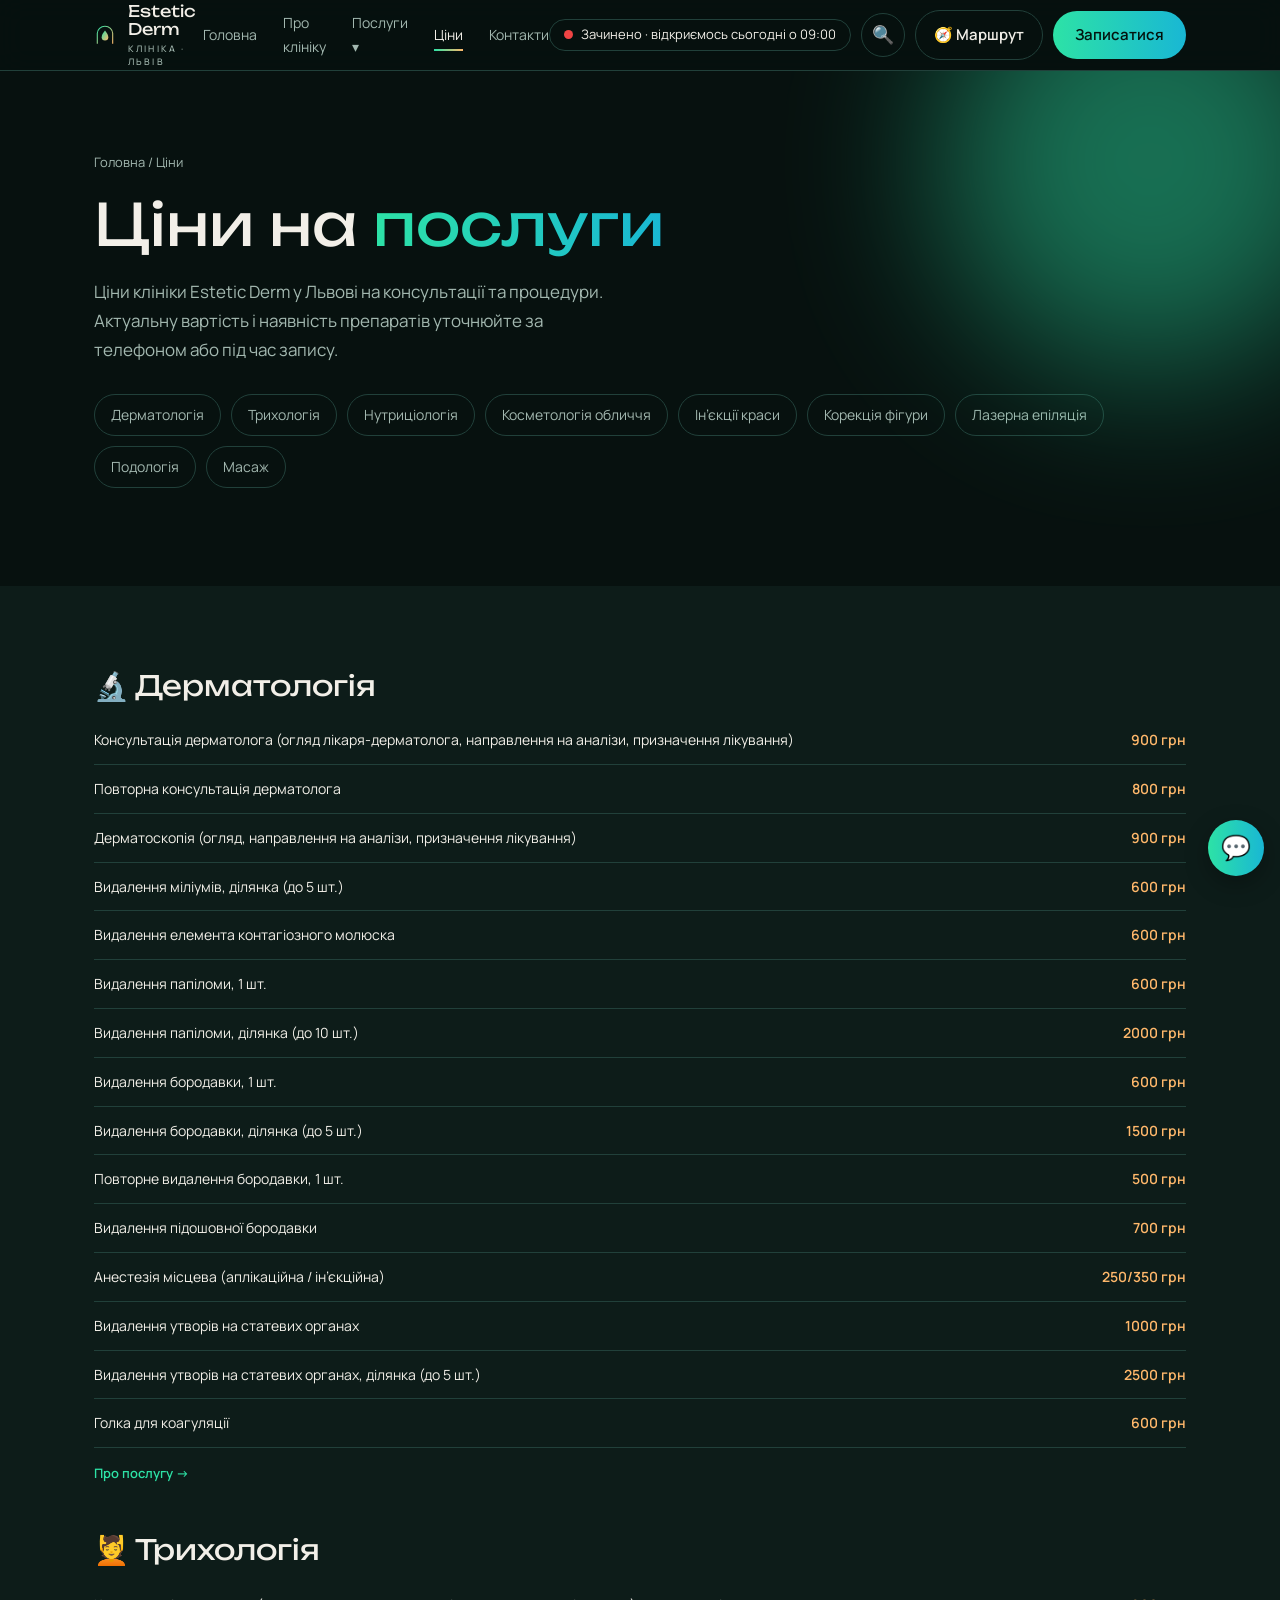
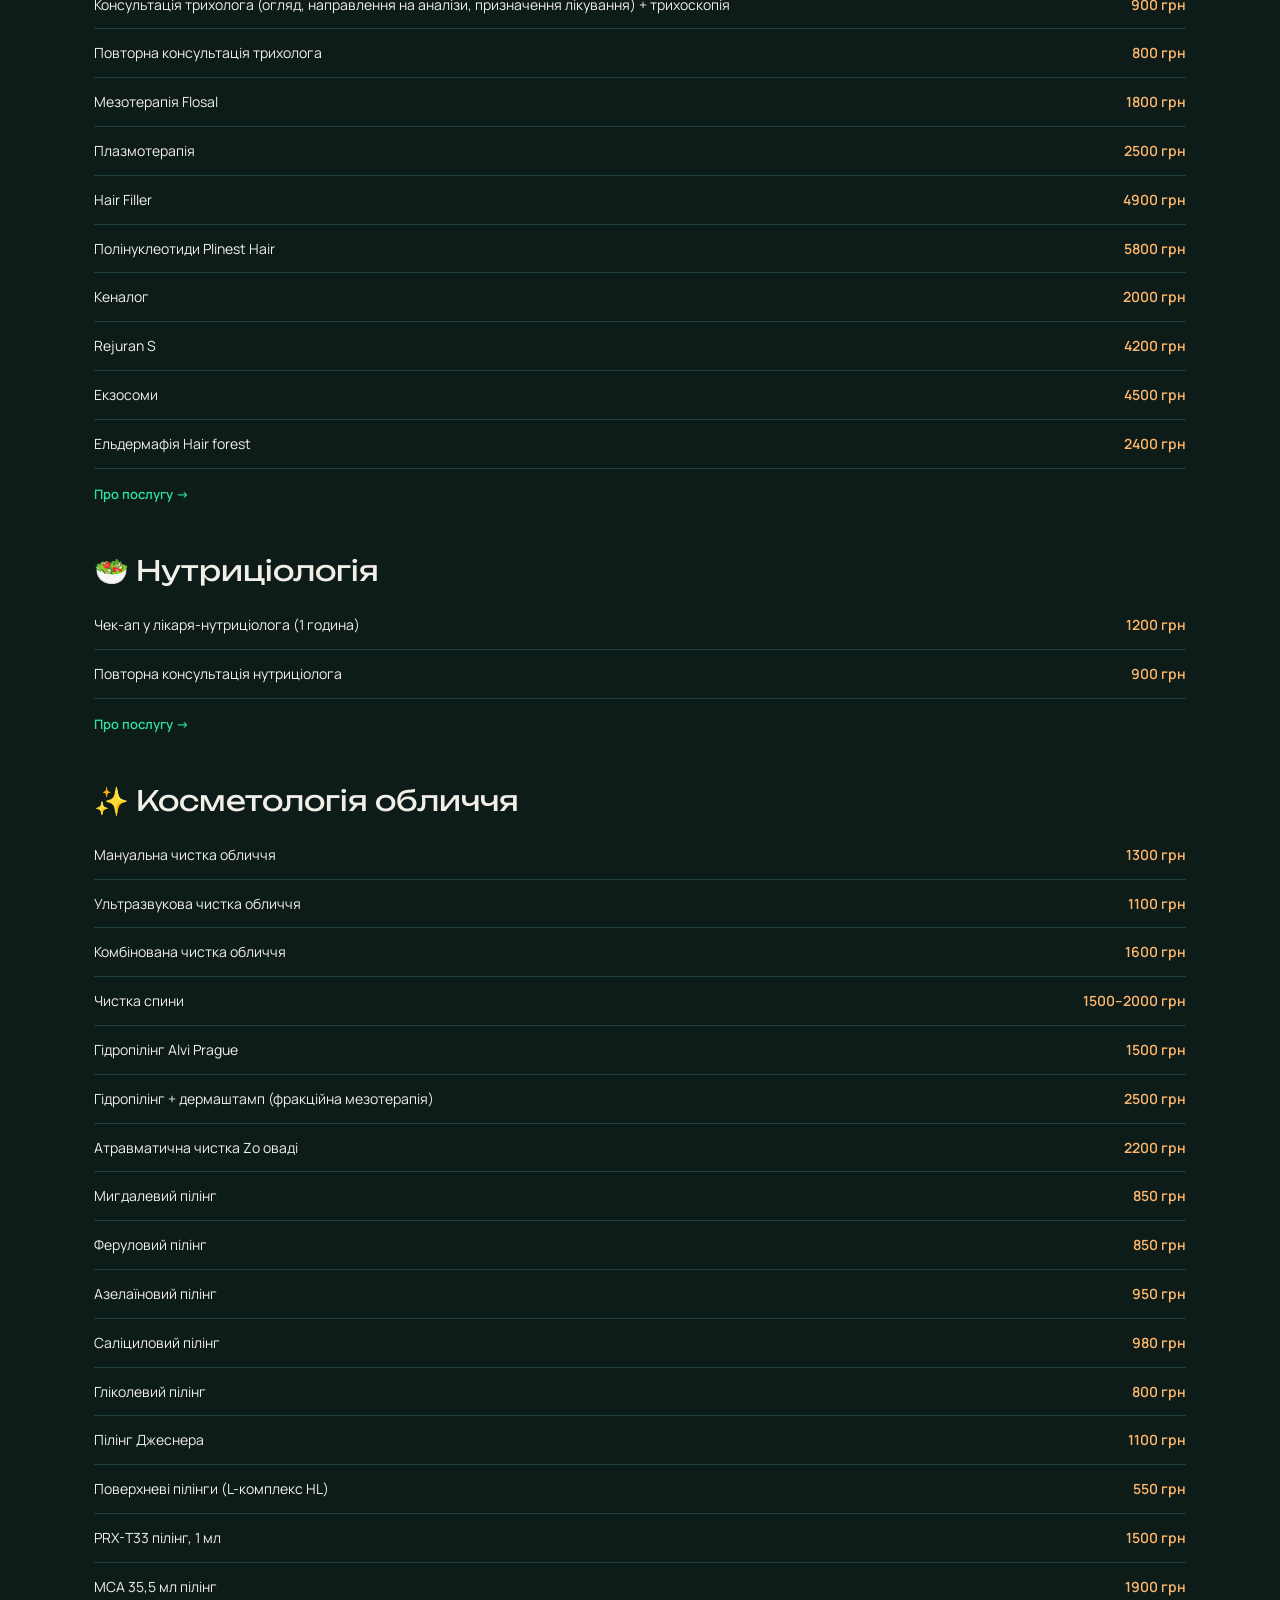
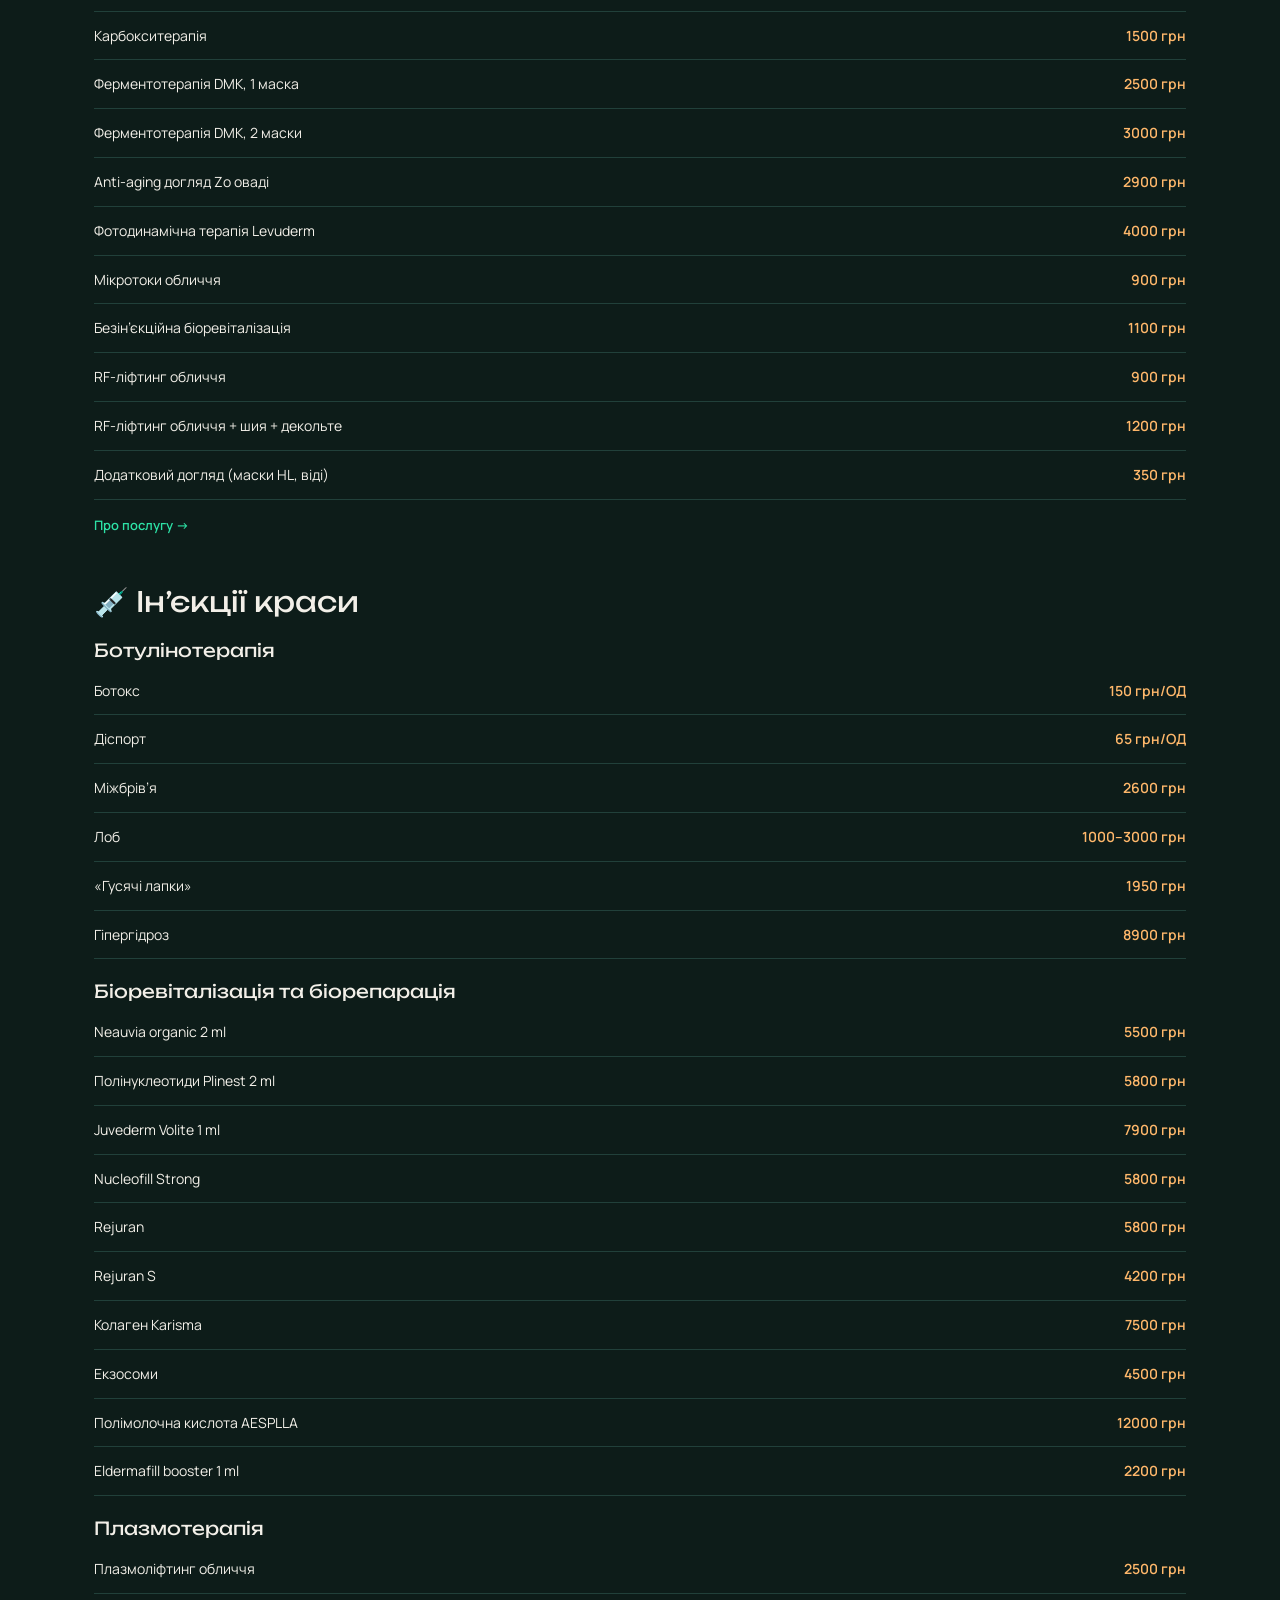
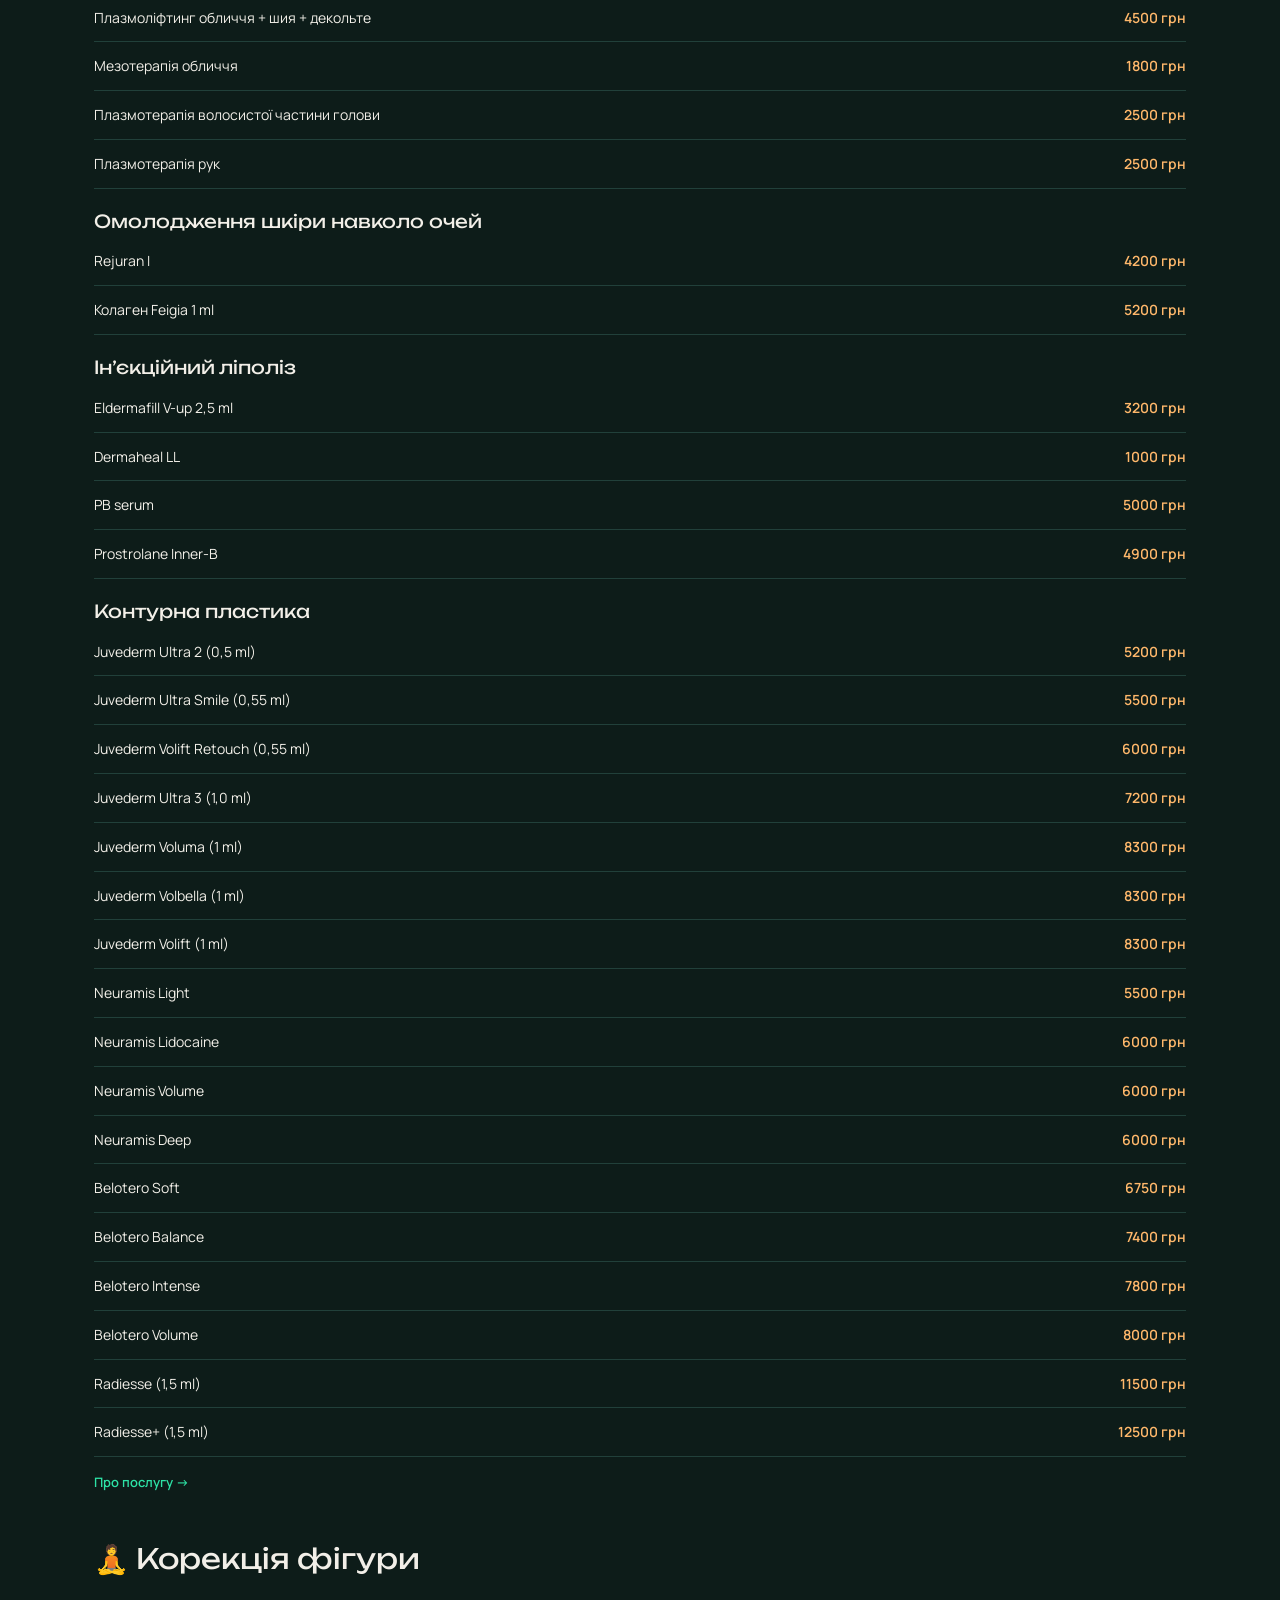
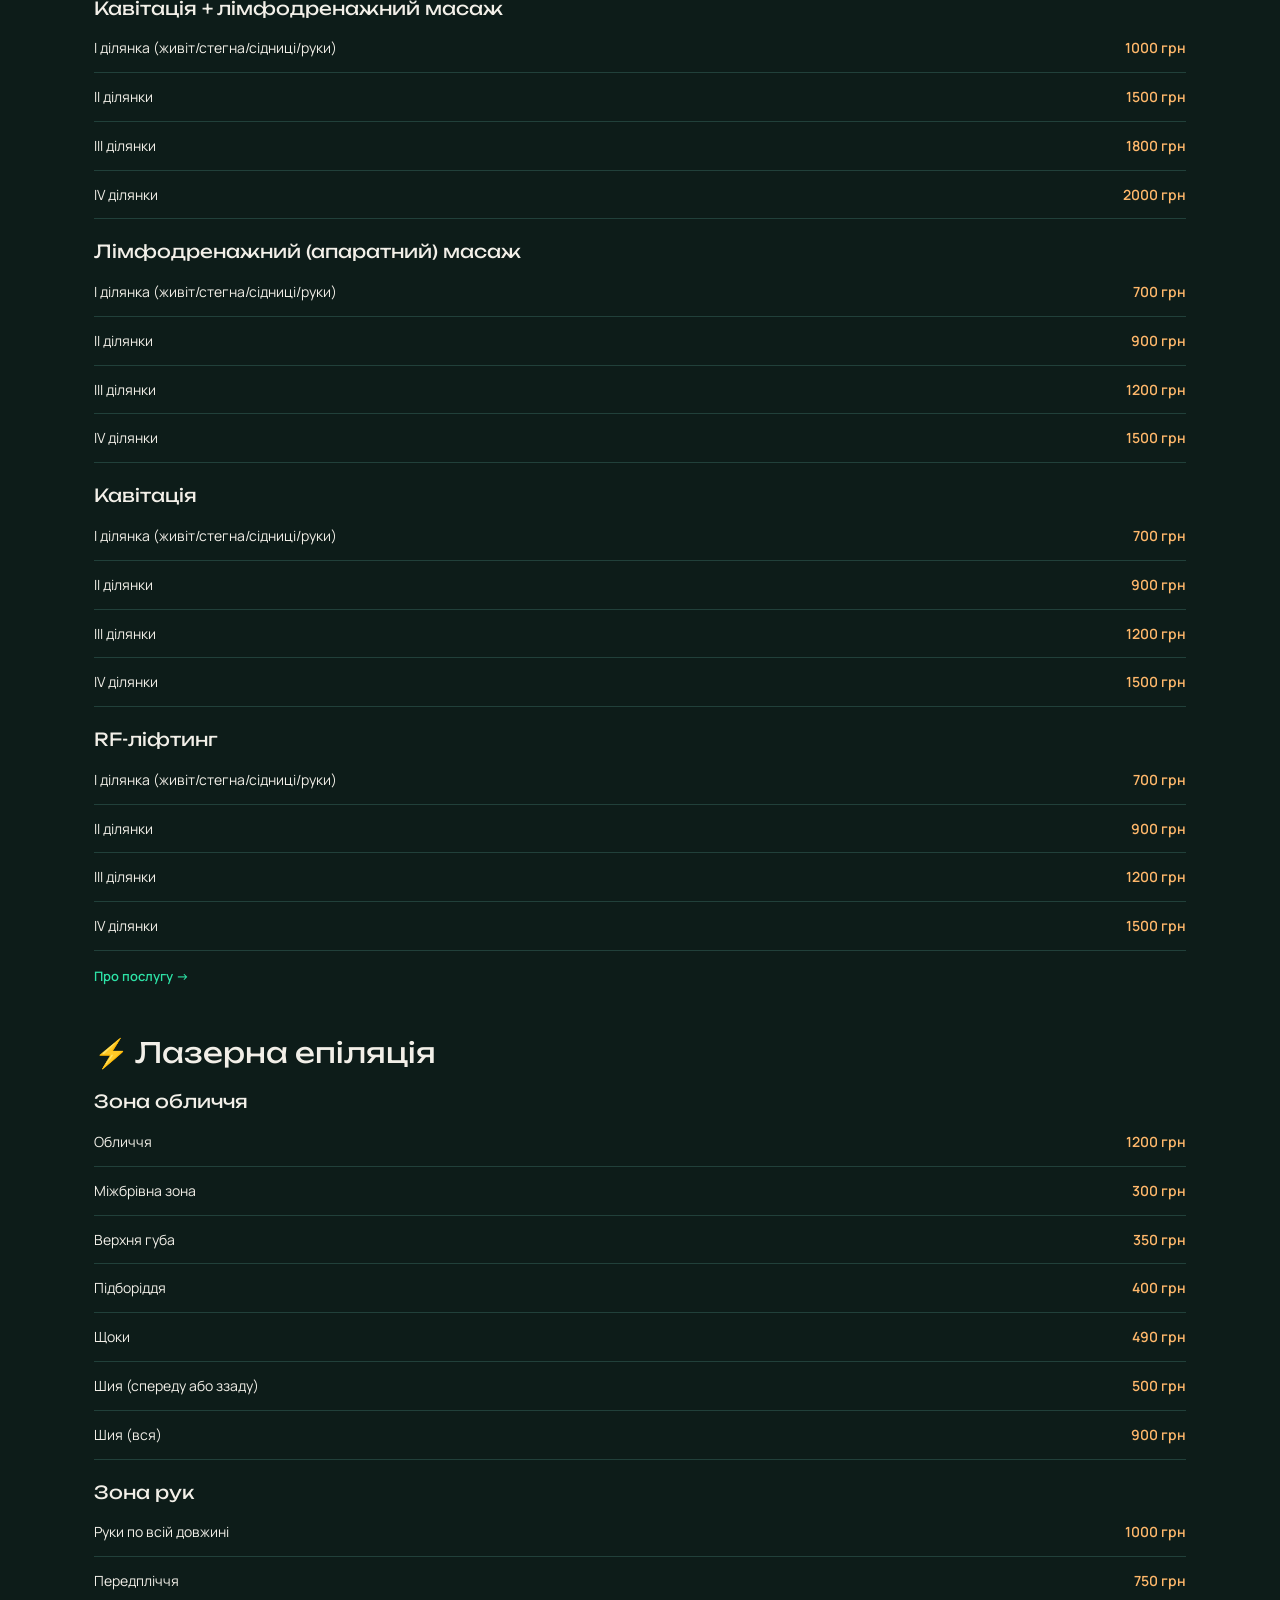
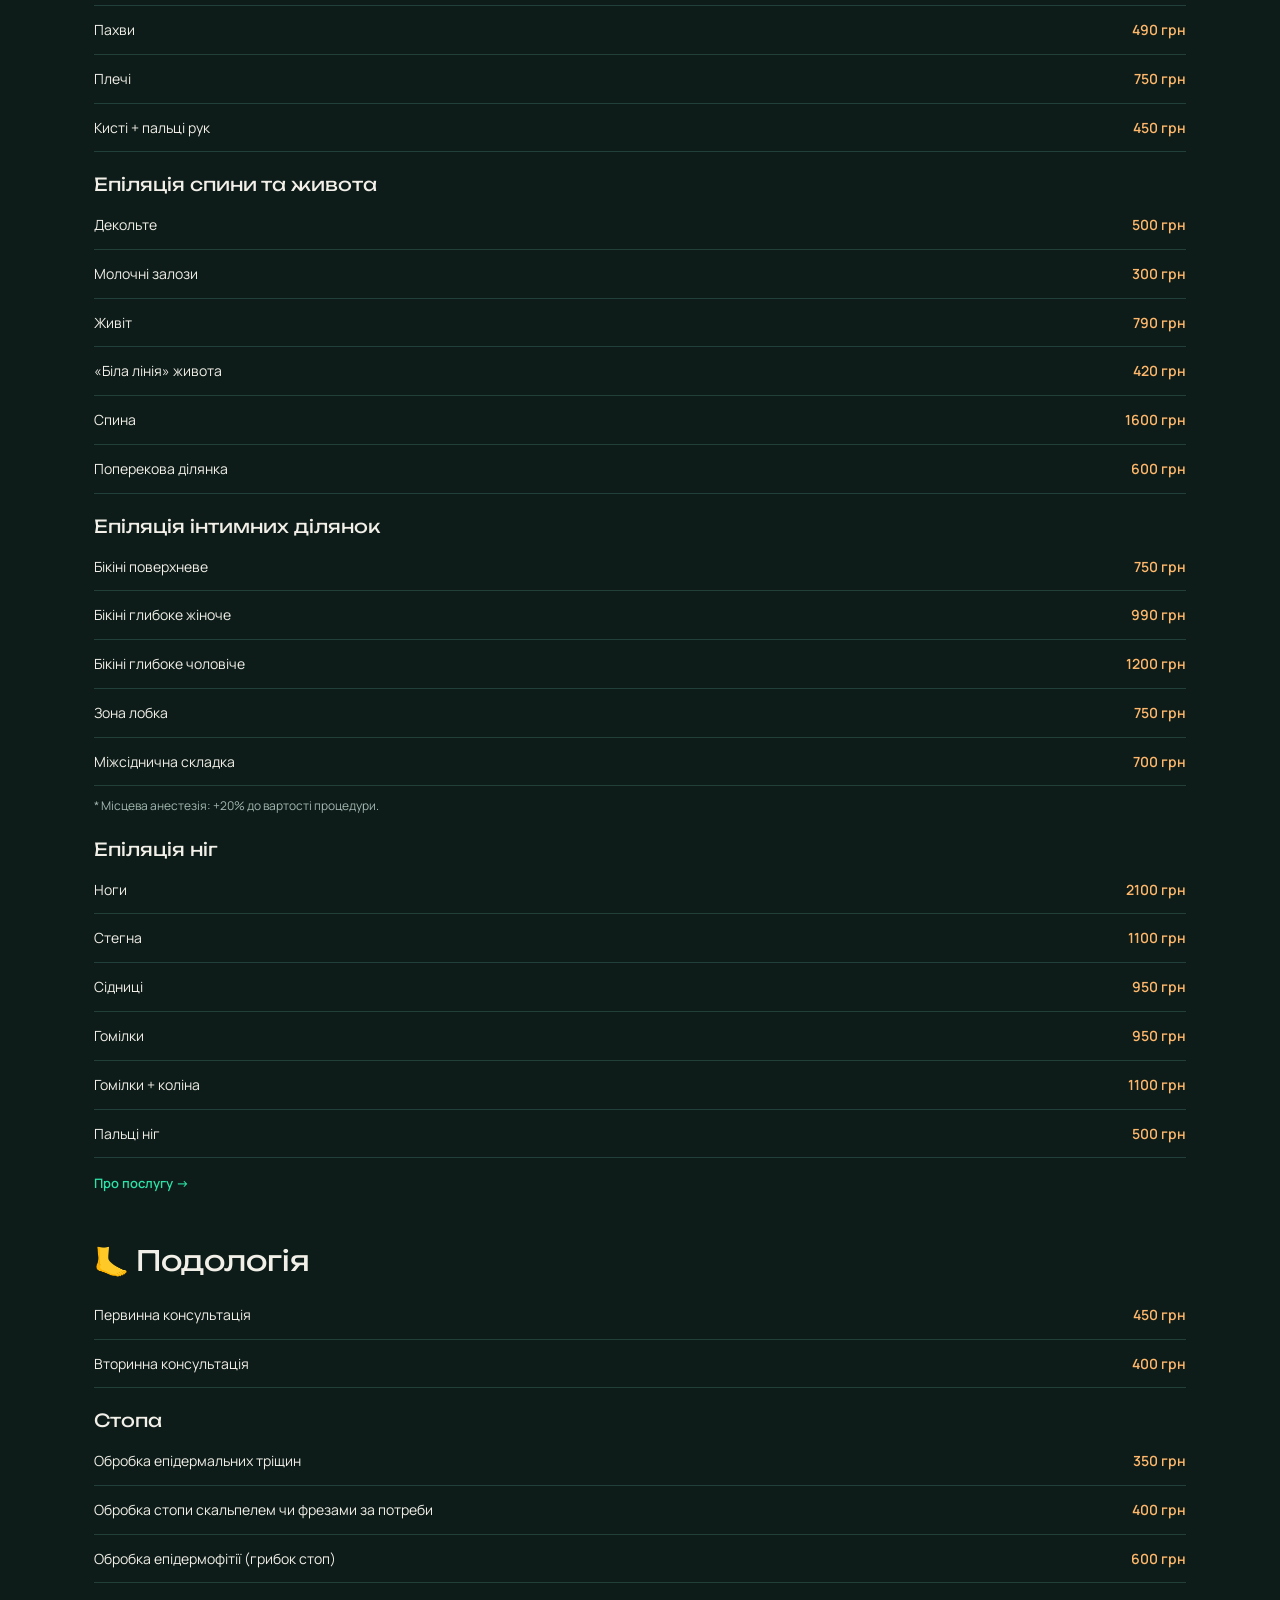
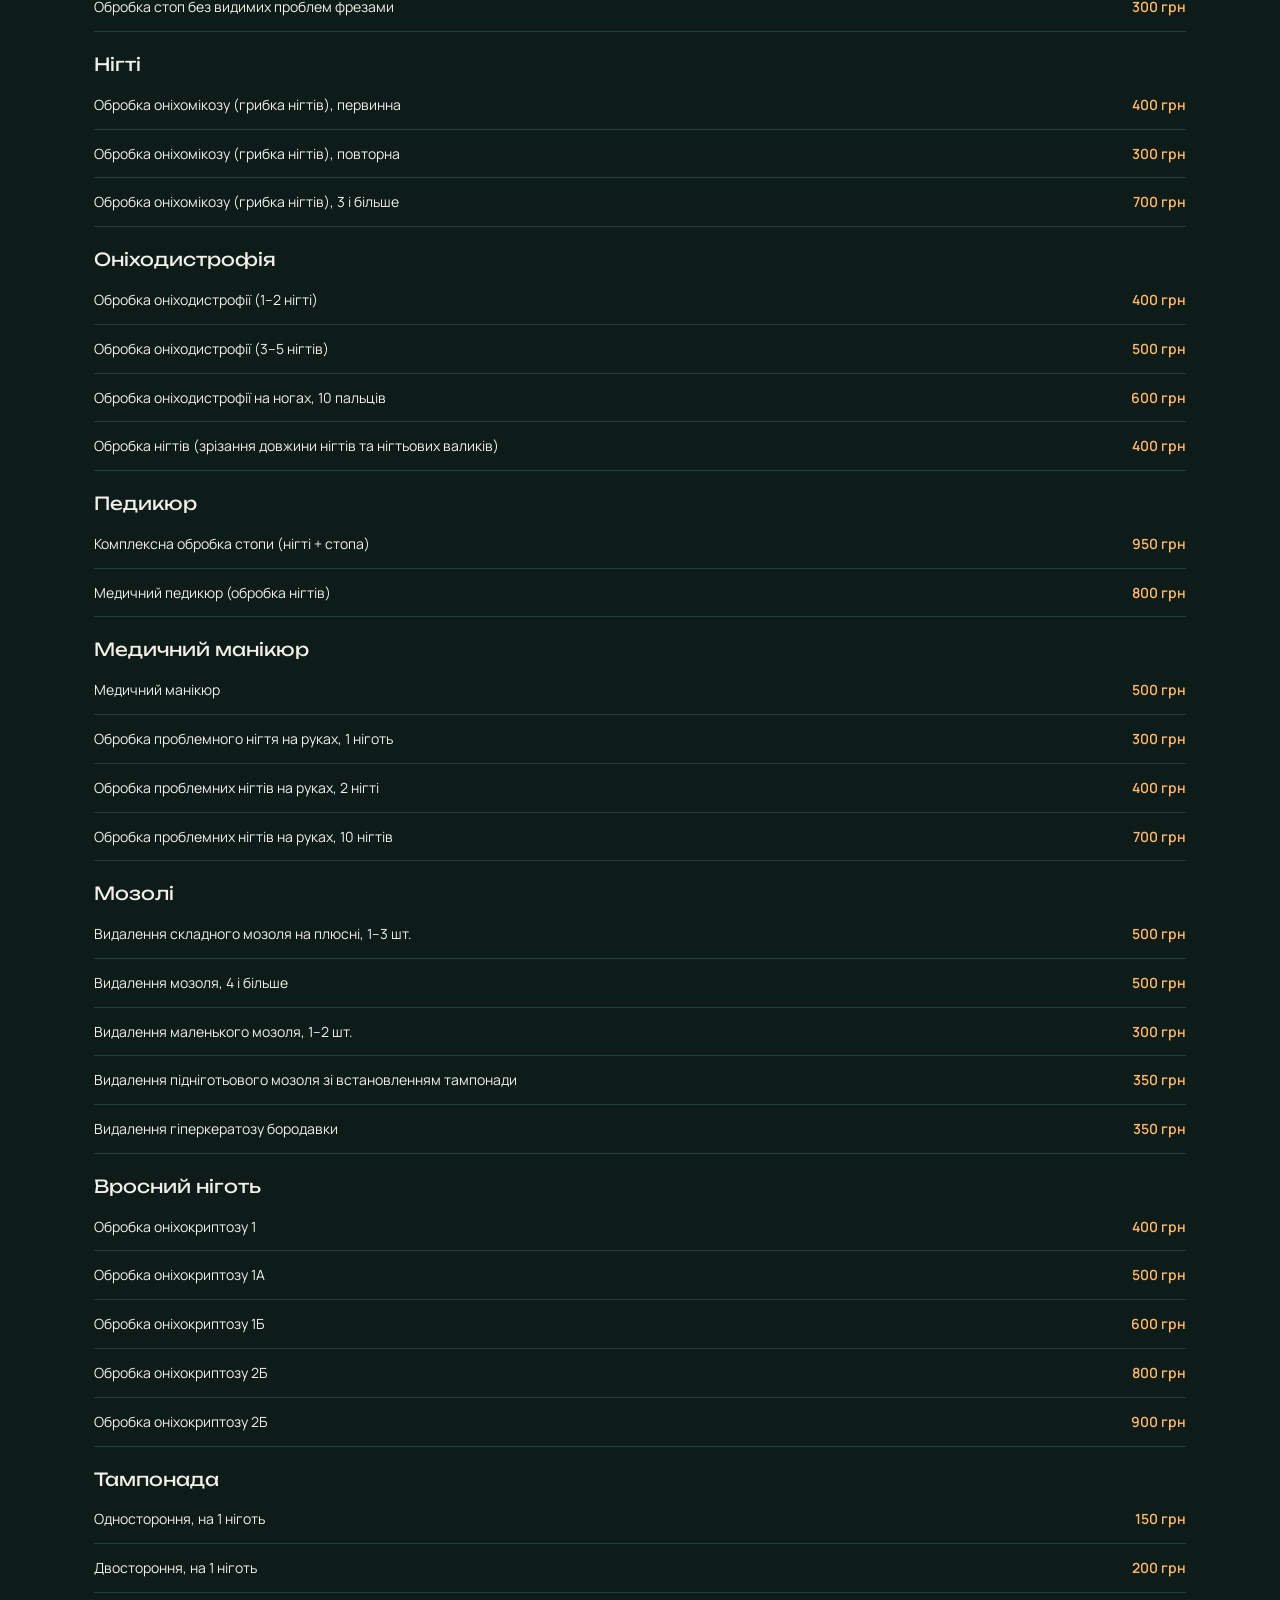
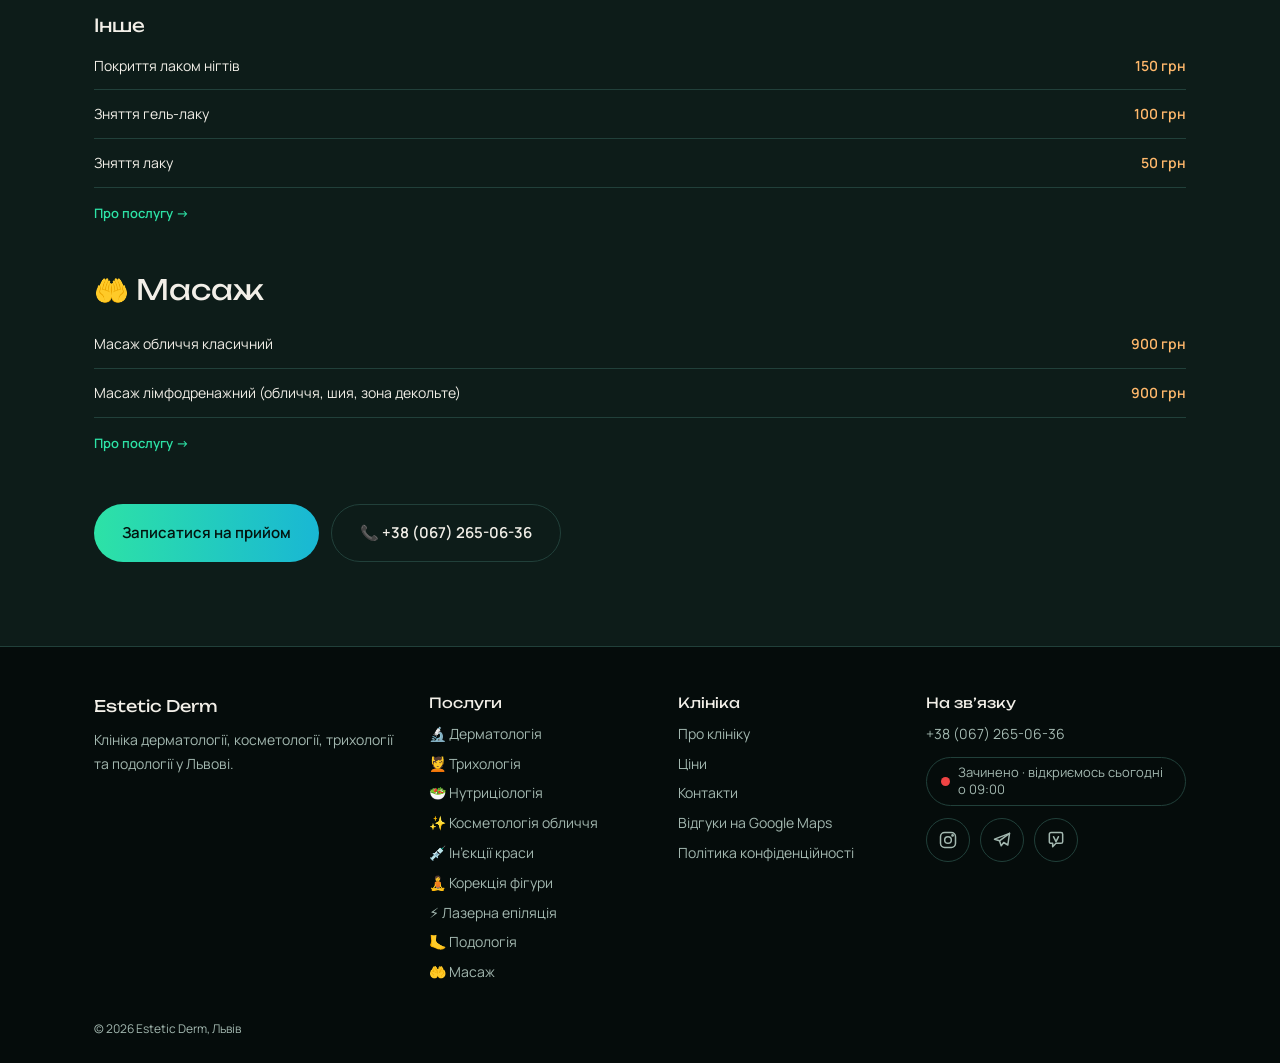
<file: tsiny/index.html>
<!DOCTYPE html>
<html lang="uk"><head><meta charset="utf-8"><meta name="viewport" content="width=device-width,initial-scale=1,viewport-fit=cover"><title>Ціни на послуги клініки Estetic Derm у Львові</title><meta name="description" content="Актуальні ціни клініки Estetic Derm у Львові: консультації, дерматологія, трихологія, косметологія, ін’єкції краси, лазерна епіляція, подологія, масаж."><link rel="canonical" href="https://esteticderm.lviv.ua/tsiny/"><meta name="robots" content="index,follow,max-image-preview:large"><meta name="theme-color" content="#07110f">
<meta property="og:type" content="website"><meta property="og:locale" content="uk_UA"><meta property="og:site_name" content="Estetic Derm"><meta property="og:title" content="Ціни на послуги клініки Estetic Derm у Львові"><meta property="og:description" content="Актуальні ціни клініки Estetic Derm у Львові: консультації, дерматологія, трихологія, косметологія, ін’єкції краси, лазерна епіляція, подологія, масаж."><meta property="og:url" content="https://esteticderm.lviv.ua/tsiny/">
<!-- Google Search Console: <meta name="google-site-verification" content="КОД"> -->
<link rel="icon" href="/assets/favicon.svg" type="image/svg+xml"><link rel="preconnect" href="https://fonts.googleapis.com"><link rel="preconnect" href="https://fonts.gstatic.com" crossorigin><link href="https://fonts.googleapis.com/css2?family=Unbounded:wght@300;400;500&family=Manrope:wght@400;500;600&display=swap" rel="stylesheet"><link rel="stylesheet" href="/assets/style.css">
<script type="application/ld+json">{"@context":"https://schema.org","@graph":[{"@type":"MedicalClinic","@id":"https://esteticderm.lviv.ua/#clinic","name":"Estetic Derm","url":"https://esteticderm.lviv.ua/","telephone":"+380672650636","medicalSpecialty":"Dermatology","sameAs":["https://www.instagram.com/esteticdermlviv","https://t.me/+380672650636","https://maps.app.goo.gl/8QGpFPM9qLtyjUvM8"],"address":{"@type":"PostalAddress","streetAddress":"вул. Кульпарківська, 64/а","addressLocality":"Львів","addressCountry":"UA","postalCode":"79000"},"geo":{"@type":"GeoCoordinates","latitude":49.8261375,"longitude":23.9889812},"hasMap":"https://maps.app.goo.gl/8QGpFPM9qLtyjUvM8","openingHoursSpecification":[{"@type":"OpeningHoursSpecification","dayOfWeek":"Monday","opens":"09:00","closes":"20:00"},{"@type":"OpeningHoursSpecification","dayOfWeek":"Tuesday","opens":"09:00","closes":"20:00"},{"@type":"OpeningHoursSpecification","dayOfWeek":"Wednesday","opens":"09:00","closes":"20:00"},{"@type":"OpeningHoursSpecification","dayOfWeek":"Thursday","opens":"09:00","closes":"20:00"},{"@type":"OpeningHoursSpecification","dayOfWeek":"Friday","opens":"09:00","closes":"20:00"},{"@type":"OpeningHoursSpecification","dayOfWeek":"Saturday","opens":"09:00","closes":"15:00"}]}]}</script><script>document.documentElement.classList.add("js")</script></head>
<body data-s=""><header><div class="w hr"><a class="logo" href="/"><svg viewBox="0 0 40 40" fill="none" aria-hidden="true"><defs><linearGradient id="g" x1="0" y1="0" x2="1" y2="1"><stop offset="0" stop-color="#2de2a6"/><stop offset="1" stop-color="#ffb86b"/></linearGradient></defs><path d="M6 36V17C6 9.8 12.3 4 20 4s14 5.8 14 13v19" stroke="url(#g)" stroke-width="2"/><path d="M20 12c-4 5-6 8.5-6 12a6 6 0 0 0 12 0c0-3.500-2-7-6-12z" fill="url(#g)"/></svg><span class="lw">Estetic Derm<small>КЛІНІКА · ЛЬВІВ</small></span></a>
<nav id="nav"><a href="/">Головна</a><a href="/pro-nas/">Про клініку</a><div class="dd"><a href="/dermatologiya/">Послуги ▾</a><div class="ddm"><a href="/dermatologiya/">🔬 Дерматологія</a><a href="/trykhologiya/">💆 Трихологія</a><a href="/nutrytsiologiya/">🥗 Нутриціологія</a><a href="/kosmetologiya/">✨ Косметологія обличчя</a><a href="/inektsii-krasy/">💉 Ін’єкції краси</a><a href="/korektsiya-fihury/">🧘 Корекція фігури</a><a href="/lazerna-epilyatsiya/">⚡ Лазерна епіляція</a><a href="/podologiya/">🦶 Подологія</a><a href="/masazh/">🤲 Масаж</a></div></div><a href="/tsiny/" class="on">Ціни</a><a href="/kontakty/">Контакти</a></nav>
<div class="hbtns"><span class="live live-h" data-live></span><button class="ib" id="sbtn" aria-label="Пошук по сайту">🔍</button><a class="btn bl" id="rt" href="https://www.google.com/maps/dir/?api=1&destination=49.8261375%2C23.9889812" target="_blank" rel="noopener" style="padding:11px 18px">🧭 Маршрут</a><a class="btn bm hide-s" style="padding:11px 22px" href="/kontakty/">Записатися</a><button class="ib bg" id="bg" aria-label="Меню">☰</button></div></div></header><div id="pg"></div>
<div id="mm"><a href="/">Головна</a><a href="/pro-nas/">Про клініку</a><h3>Послуги</h3><a href="/dermatologiya/">🔬 Дерматологія</a><a href="/trykhologiya/">💆 Трихологія</a><a href="/nutrytsiologiya/">🥗 Нутриціологія</a><a href="/kosmetologiya/">✨ Косметологія обличчя</a><a href="/inektsii-krasy/">💉 Ін’єкції краси</a><a href="/korektsiya-fihury/">🧘 Корекція фігури</a><a href="/lazerna-epilyatsiya/">⚡ Лазерна епіляція</a><a href="/podologiya/">🦶 Подологія</a><a href="/masazh/">🤲 Масаж</a><a href="/tsiny/">Ціни</a><a href="/kontakty/">Контакти</a><span class="live" data-live></span><a class="btn bm" href="https://www.google.com/maps/dir/?api=1&destination=49.8261375%2C23.9889812" target="_blank" rel="noopener">🧭 Прокласти маршрут</a><a class="btn bl" href="tel:+380672650636">📞 +38 (067) 265-06-36</a><div class="soc"><a href="https://www.instagram.com/esteticdermlviv" target="_blank" rel="noopener" aria-label="Instagram"><svg viewBox="0 0 24 24"><rect x="3" y="3" width="18" height="18" rx="5"/><circle cx="12" cy="12" r="4"/><circle cx="17.5" cy="6.5" r=".8"/></svg></a><a href="https://t.me/+380672650636" target="_blank" rel="noopener" aria-label="Telegram"><svg viewBox="0 0 24 24"><path d="M21 4 3 11l6 2 2 6 3-4 5 3z"/><path d="m9 13 12-9"/></svg></a><a href="viber://chat?number=%2B380672650636" aria-label="Viber"><svg viewBox="0 0 24 24"><path d="M4 5a2 2 0 0 1 2-2h12a2 2 0 0 1 2 2v9a2 2 0 0 1-2 2h-6l-4 4v-4H6a2 2 0 0 1-2-2z"/><path d="m9 8 3 6 3-6"/></svg></a></div></div><main>
<section class="hero"><i class="blob b1"></i><div class="w"><div class="crumbs"><a href="/">Головна</a> / Ціни</div><h1>Ціни на <span class="grad">послуги</span></h1><p class="lead">Ціни клініки Estetic Derm у Львові на консультації та процедури. Актуальну вартість і наявність препаратів уточнюйте за телефоном або під час запису.</p><div class="chips"><a href="#dermatologiya">Дерматологія</a><a href="#trykhologiya">Трихологія</a><a href="#nutrytsiologiya">Нутриціологія</a><a href="#kosmetologiya">Косметологія обличчя</a><a href="#inektsii-krasy">Ін’єкції краси</a><a href="#korektsiya-fihury">Корекція фігури</a><a href="#lazerna-epilyatsiya">Лазерна епіляція</a><a href="#podologiya">Подологія</a><a href="#masazh">Масаж</a></div></div></section>
<section class="alt"><div class="w"><div id="dermatologiya" style="margin-bottom:48px"><h2 class="rv" style="font-size:28px">🔬 Дерматологія</h2><div class="rv"><div class="pr"><span>Консультація дерматолога (огляд лікаря-дерматолога, направлення на аналізи, призначення лікування)</span><b>900 грн</b></div><div class="pr"><span>Повторна консультація дерматолога</span><b>800 грн</b></div><div class="pr"><span>Дерматоскопія (огляд, направлення на аналізи, призначення лікування)</span><b>900 грн</b></div><div class="pr"><span>Видалення міліумів, ділянка (до 5 шт.)</span><b>600 грн</b></div><div class="pr"><span>Видалення елемента контагіозного молюска</span><b>600 грн</b></div><div class="pr"><span>Видалення папіломи, 1 шт.</span><b>600 грн</b></div><div class="pr"><span>Видалення папіломи, ділянка (до 10 шт.)</span><b>2000 грн</b></div><div class="pr"><span>Видалення бородавки, 1 шт.</span><b>600 грн</b></div><div class="pr"><span>Видалення бородавки, ділянка (до 5 шт.)</span><b>1500 грн</b></div><div class="pr"><span>Повторне видалення бородавки, 1 шт.</span><b>500 грн</b></div><div class="pr"><span>Видалення підошовної бородавки</span><b>700 грн</b></div><div class="pr"><span>Анестезія місцева (аплікаційна / ін’єкційна)</span><b>250/350 грн</b></div><div class="pr"><span>Видалення утворів на статевих органах</span><b>1000 грн</b></div><div class="pr"><span>Видалення утворів на статевих органах, ділянка (до 5 шт.)</span><b>2500 грн</b></div><div class="pr"><span>Голка для коагуляції</span><b>600 грн</b></div></div><a class="more" href="/dermatologiya/">Про послугу →</a></div><div id="trykhologiya" style="margin-bottom:48px"><h2 class="rv" style="font-size:28px">💆 Трихологія</h2><div class="rv"><div class="pr"><span>Консультація трихолога (огляд, направлення на аналізи, призначення лікування) + трихоскопія</span><b>900 грн</b></div><div class="pr"><span>Повторна консультація трихолога</span><b>800 грн</b></div><div class="pr"><span>Мезотерапія Flosal</span><b>1800 грн</b></div><div class="pr"><span>Плазмотерапія</span><b>2500 грн</b></div><div class="pr"><span>Hair Filler</span><b>4900 грн</b></div><div class="pr"><span>Полінуклеотиди Plinest Hair</span><b>5800 грн</b></div><div class="pr"><span>Кеналог</span><b>2000 грн</b></div><div class="pr"><span>Rejuran S</span><b>4200 грн</b></div><div class="pr"><span>Екзосоми</span><b>4500 грн</b></div><div class="pr"><span>Ельдермафія Hair forest</span><b>2400 грн</b></div></div><a class="more" href="/trykhologiya/">Про послугу →</a></div><div id="nutrytsiologiya" style="margin-bottom:48px"><h2 class="rv" style="font-size:28px">🥗 Нутриціологія</h2><div class="rv"><div class="pr"><span>Чек-ап у лікаря-нутриціолога (1 година)</span><b>1200 грн</b></div><div class="pr"><span>Повторна консультація нутриціолога</span><b>900 грн</b></div></div><a class="more" href="/nutrytsiologiya/">Про послугу →</a></div><div id="kosmetologiya" style="margin-bottom:48px"><h2 class="rv" style="font-size:28px">✨ Косметологія обличчя</h2><div class="rv"><div class="pr"><span>Мануальна чистка обличчя</span><b>1300 грн</b></div><div class="pr"><span>Ультразвукова чистка обличчя</span><b>1100 грн</b></div><div class="pr"><span>Комбінована чистка обличчя</span><b>1600 грн</b></div><div class="pr"><span>Чистка спини</span><b>1500–2000 грн</b></div><div class="pr"><span>Гідропілінг Alvi Prague</span><b>1500 грн</b></div><div class="pr"><span>Гідропілінг + дермаштамп (фракційна мезотерапія)</span><b>2500 грн</b></div><div class="pr"><span>Атравматична чистка Zo оваді</span><b>2200 грн</b></div><div class="pr"><span>Мигдалевий пілінг</span><b>850 грн</b></div><div class="pr"><span>Феруловий пілінг</span><b>850 грн</b></div><div class="pr"><span>Азелаїновий пілінг</span><b>950 грн</b></div><div class="pr"><span>Саліциловий пілінг</span><b>980 грн</b></div><div class="pr"><span>Гліколевий пілінг</span><b>800 грн</b></div><div class="pr"><span>Пілінг Джеснера</span><b>1100 грн</b></div><div class="pr"><span>Поверхневі пілінги (L-комплекс HL)</span><b>550 грн</b></div><div class="pr"><span>PRX-T33 пілінг, 1 мл</span><b>1500 грн</b></div><div class="pr"><span>MCA 35,5 мл пілінг</span><b>1900 грн</b></div><div class="pr"><span>Карбокситерапія</span><b>1500 грн</b></div><div class="pr"><span>Ферментотерапія DMK, 1 маска</span><b>2500 грн</b></div><div class="pr"><span>Ферментотерапія DMK, 2 маски</span><b>3000 грн</b></div><div class="pr"><span>Anti-aging догляд Zo оваді</span><b>2900 грн</b></div><div class="pr"><span>Фотодинамічна терапія Levuderm</span><b>4000 грн</b></div><div class="pr"><span>Мікротоки обличчя</span><b>900 грн</b></div><div class="pr"><span>Безін’єкційна біоревіталізація</span><b>1100 грн</b></div><div class="pr"><span>RF-ліфтинг обличчя</span><b>900 грн</b></div><div class="pr"><span>RF-ліфтинг обличчя + шия + декольте</span><b>1200 грн</b></div><div class="pr"><span>Додатковий догляд (маски HL, віді)</span><b>350 грн</b></div></div><a class="more" href="/kosmetologiya/">Про послугу →</a></div><div id="inektsii-krasy" style="margin-bottom:48px"><h2 class="rv" style="font-size:28px">💉 Ін’єкції краси</h2><h3 class="rv" style="margin:22px 0 6px">Ботулінотерапія</h3><div class="rv"><div class="pr"><span>Ботокс</span><b>150 грн/ОД</b></div><div class="pr"><span>Діспорт</span><b>65 грн/ОД</b></div><div class="pr"><span>Міжбрів’я</span><b>2600 грн</b></div><div class="pr"><span>Лоб</span><b>1000–3000 грн</b></div><div class="pr"><span>«Гусячі лапки»</span><b>1950 грн</b></div><div class="pr"><span>Гіпергідроз</span><b>8900 грн</b></div></div><h3 class="rv" style="margin:22px 0 6px">Біоревіталізація та біорепарація</h3><div class="rv"><div class="pr"><span>Neauvia organic 2 ml</span><b>5500 грн</b></div><div class="pr"><span>Полінуклеотиди Plinest 2 ml</span><b>5800 грн</b></div><div class="pr"><span>Juvederm Volite 1 ml</span><b>7900 грн</b></div><div class="pr"><span>Nucleofill Strong</span><b>5800 грн</b></div><div class="pr"><span>Rejuran</span><b>5800 грн</b></div><div class="pr"><span>Rejuran S</span><b>4200 грн</b></div><div class="pr"><span>Колаген Karisma</span><b>7500 грн</b></div><div class="pr"><span>Екзосоми</span><b>4500 грн</b></div><div class="pr"><span>Полімолочна кислота AESPLLA</span><b>12000 грн</b></div><div class="pr"><span>Eldermafill booster 1 ml</span><b>2200 грн</b></div></div><h3 class="rv" style="margin:22px 0 6px">Плазмотерапія</h3><div class="rv"><div class="pr"><span>Плазмоліфтинг обличчя</span><b>2500 грн</b></div><div class="pr"><span>Плазмоліфтинг обличчя + шия + декольте</span><b>4500 грн</b></div><div class="pr"><span>Мезотерапія обличчя</span><b>1800 грн</b></div><div class="pr"><span>Плазмотерапія волосистої частини голови</span><b>2500 грн</b></div><div class="pr"><span>Плазмотерапія рук</span><b>2500 грн</b></div></div><h3 class="rv" style="margin:22px 0 6px">Омолодження шкіри навколо очей</h3><div class="rv"><div class="pr"><span>Rejuran I</span><b>4200 грн</b></div><div class="pr"><span>Колаген Feigia 1 ml</span><b>5200 грн</b></div></div><h3 class="rv" style="margin:22px 0 6px">Ін’єкційний ліполіз</h3><div class="rv"><div class="pr"><span>Eldermafill V-up 2,5 ml</span><b>3200 грн</b></div><div class="pr"><span>Dermaheal LL</span><b>1000 грн</b></div><div class="pr"><span>PB serum</span><b>5000 грн</b></div><div class="pr"><span>Prostrolane Inner-B</span><b>4900 грн</b></div></div><h3 class="rv" style="margin:22px 0 6px">Контурна пластика</h3><div class="rv"><div class="pr"><span>Juvederm Ultra 2 (0,5 ml)</span><b>5200 грн</b></div><div class="pr"><span>Juvederm Ultra Smile (0,55 ml)</span><b>5500 грн</b></div><div class="pr"><span>Juvederm Volift Retouch (0,55 ml)</span><b>6000 грн</b></div><div class="pr"><span>Juvederm Ultra 3 (1,0 ml)</span><b>7200 грн</b></div><div class="pr"><span>Juvederm Voluma (1 ml)</span><b>8300 грн</b></div><div class="pr"><span>Juvederm Volbella (1 ml)</span><b>8300 грн</b></div><div class="pr"><span>Juvederm Volift (1 ml)</span><b>8300 грн</b></div><div class="pr"><span>Neuramis Light</span><b>5500 грн</b></div><div class="pr"><span>Neuramis Lidocaine</span><b>6000 грн</b></div><div class="pr"><span>Neuramis Volume</span><b>6000 грн</b></div><div class="pr"><span>Neuramis Deep</span><b>6000 грн</b></div><div class="pr"><span>Belotero Soft</span><b>6750 грн</b></div><div class="pr"><span>Belotero Balance</span><b>7400 грн</b></div><div class="pr"><span>Belotero Intense</span><b>7800 грн</b></div><div class="pr"><span>Belotero Volume</span><b>8000 грн</b></div><div class="pr"><span>Radiesse (1,5 ml)</span><b>11500 грн</b></div><div class="pr"><span>Radiesse+ (1,5 ml)</span><b>12500 грн</b></div></div><a class="more" href="/inektsii-krasy/">Про послугу →</a></div><div id="korektsiya-fihury" style="margin-bottom:48px"><h2 class="rv" style="font-size:28px">🧘 Корекція фігури</h2><h3 class="rv" style="margin:22px 0 6px">Кавітація + лімфодренажний масаж</h3><div class="rv"><div class="pr"><span>I ділянка (живіт/стегна/сідниці/руки)</span><b>1000 грн</b></div><div class="pr"><span>II ділянки</span><b>1500 грн</b></div><div class="pr"><span>III ділянки</span><b>1800 грн</b></div><div class="pr"><span>IV ділянки</span><b>2000 грн</b></div></div><h3 class="rv" style="margin:22px 0 6px">Лімфодренажний (апаратний) масаж</h3><div class="rv"><div class="pr"><span>I ділянка (живіт/стегна/сідниці/руки)</span><b>700 грн</b></div><div class="pr"><span>II ділянки</span><b>900 грн</b></div><div class="pr"><span>III ділянки</span><b>1200 грн</b></div><div class="pr"><span>IV ділянки</span><b>1500 грн</b></div></div><h3 class="rv" style="margin:22px 0 6px">Кавітація</h3><div class="rv"><div class="pr"><span>I ділянка (живіт/стегна/сідниці/руки)</span><b>700 грн</b></div><div class="pr"><span>II ділянки</span><b>900 грн</b></div><div class="pr"><span>III ділянки</span><b>1200 грн</b></div><div class="pr"><span>IV ділянки</span><b>1500 грн</b></div></div><h3 class="rv" style="margin:22px 0 6px">RF-ліфтинг</h3><div class="rv"><div class="pr"><span>I ділянка (живіт/стегна/сідниці/руки)</span><b>700 грн</b></div><div class="pr"><span>II ділянки</span><b>900 грн</b></div><div class="pr"><span>III ділянки</span><b>1200 грн</b></div><div class="pr"><span>IV ділянки</span><b>1500 грн</b></div></div><a class="more" href="/korektsiya-fihury/">Про послугу →</a></div><div id="lazerna-epilyatsiya" style="margin-bottom:48px"><h2 class="rv" style="font-size:28px">⚡ Лазерна епіляція</h2><h3 class="rv" style="margin:22px 0 6px">Зона обличчя</h3><div class="rv"><div class="pr"><span>Обличчя</span><b>1200 грн</b></div><div class="pr"><span>Міжбрівна зона</span><b>300 грн</b></div><div class="pr"><span>Верхня губа</span><b>350 грн</b></div><div class="pr"><span>Підборіддя</span><b>400 грн</b></div><div class="pr"><span>Щоки</span><b>490 грн</b></div><div class="pr"><span>Шия (спереду або ззаду)</span><b>500 грн</b></div><div class="pr"><span>Шия (вся)</span><b>900 грн</b></div></div><h3 class="rv" style="margin:22px 0 6px">Зона рук</h3><div class="rv"><div class="pr"><span>Руки по всій довжині</span><b>1000 грн</b></div><div class="pr"><span>Передпліччя</span><b>750 грн</b></div><div class="pr"><span>Пахви</span><b>490 грн</b></div><div class="pr"><span>Плечі</span><b>750 грн</b></div><div class="pr"><span>Кисті + пальці рук</span><b>450 грн</b></div></div><h3 class="rv" style="margin:22px 0 6px">Епіляція спини та живота</h3><div class="rv"><div class="pr"><span>Декольте</span><b>500 грн</b></div><div class="pr"><span>Молочні залози</span><b>300 грн</b></div><div class="pr"><span>Живіт</span><b>790 грн</b></div><div class="pr"><span>«Біла лінія» живота</span><b>420 грн</b></div><div class="pr"><span>Спина</span><b>1600 грн</b></div><div class="pr"><span>Поперекова ділянка</span><b>600 грн</b></div></div><h3 class="rv" style="margin:22px 0 6px">Епіляція інтимних ділянок</h3><div class="rv"><div class="pr"><span>Бікіні поверхневе</span><b>750 грн</b></div><div class="pr"><span>Бікіні глибоке жіноче</span><b>990 грн</b></div><div class="pr"><span>Бікіні глибоке чоловіче</span><b>1200 грн</b></div><div class="pr"><span>Зона лобка</span><b>750 грн</b></div><div class="pr"><span>Міжсіднична складка</span><b>700 грн</b></div><p class="note" style="margin:10px 0">* Місцева анестезія: +20% до вартості процедури.</p></div><h3 class="rv" style="margin:22px 0 6px">Епіляція ніг</h3><div class="rv"><div class="pr"><span>Ноги</span><b>2100 грн</b></div><div class="pr"><span>Стегна</span><b>1100 грн</b></div><div class="pr"><span>Сідниці</span><b>950 грн</b></div><div class="pr"><span>Гомілки</span><b>950 грн</b></div><div class="pr"><span>Гомілки + коліна</span><b>1100 грн</b></div><div class="pr"><span>Пальці ніг</span><b>500 грн</b></div></div><a class="more" href="/lazerna-epilyatsiya/">Про послугу →</a></div><div id="podologiya" style="margin-bottom:48px"><h2 class="rv" style="font-size:28px">🦶 Подологія</h2><div class="rv"><div class="pr"><span>Первинна консультація</span><b>450 грн</b></div><div class="pr"><span>Вторинна консультація</span><b>400 грн</b></div></div><h3 class="rv" style="margin:22px 0 6px">Стопа</h3><div class="rv"><div class="pr"><span>Обробка епідермальних тріщин</span><b>350 грн</b></div><div class="pr"><span>Обробка стопи скальпелем чи фрезами за потреби</span><b>400 грн</b></div><div class="pr"><span>Обробка епідермофітії (грибок стоп)</span><b>600 грн</b></div><div class="pr"><span>Обробка стоп без видимих проблем фрезами</span><b>300 грн</b></div></div><h3 class="rv" style="margin:22px 0 6px">Нігті</h3><div class="rv"><div class="pr"><span>Обробка оніхомікозу (грибка нігтів), первинна</span><b>400 грн</b></div><div class="pr"><span>Обробка оніхомікозу (грибка нігтів), повторна</span><b>300 грн</b></div><div class="pr"><span>Обробка оніхомікозу (грибка нігтів), 3 і більше</span><b>700 грн</b></div></div><h3 class="rv" style="margin:22px 0 6px">Оніходистрофія</h3><div class="rv"><div class="pr"><span>Обробка оніходистрофії (1–2 нігті)</span><b>400 грн</b></div><div class="pr"><span>Обробка оніходистрофії (3–5 нігтів)</span><b>500 грн</b></div><div class="pr"><span>Обробка оніходистрофії на ногах, 10 пальців</span><b>600 грн</b></div><div class="pr"><span>Обробка нігтів (зрізання довжини нігтів та нігтьових валиків)</span><b>400 грн</b></div></div><h3 class="rv" style="margin:22px 0 6px">Педикюр</h3><div class="rv"><div class="pr"><span>Комплексна обробка стопи (нігті + стопа)</span><b>950 грн</b></div><div class="pr"><span>Медичний педикюр (обробка нігтів)</span><b>800 грн</b></div></div><h3 class="rv" style="margin:22px 0 6px">Медичний манікюр</h3><div class="rv"><div class="pr"><span>Медичний манікюр</span><b>500 грн</b></div><div class="pr"><span>Обробка проблемного нігтя на руках, 1 ніготь</span><b>300 грн</b></div><div class="pr"><span>Обробка проблемних нігтів на руках, 2 нігті</span><b>400 грн</b></div><div class="pr"><span>Обробка проблемних нігтів на руках, 10 нігтів</span><b>700 грн</b></div></div><h3 class="rv" style="margin:22px 0 6px">Мозолі</h3><div class="rv"><div class="pr"><span>Видалення складного мозоля на плюсні, 1–3 шт.</span><b>500 грн</b></div><div class="pr"><span>Видалення мозоля, 4 і більше</span><b>500 грн</b></div><div class="pr"><span>Видалення маленького мозоля, 1–2 шт.</span><b>300 грн</b></div><div class="pr"><span>Видалення підніготьового мозоля зі встановленням тампонади</span><b>350 грн</b></div><div class="pr"><span>Видалення гіперкератозу бородавки</span><b>350 грн</b></div></div><h3 class="rv" style="margin:22px 0 6px">Вросний ніготь</h3><div class="rv"><div class="pr"><span>Обробка оніхокриптозу 1</span><b>400 грн</b></div><div class="pr"><span>Обробка оніхокриптозу 1А</span><b>500 грн</b></div><div class="pr"><span>Обробка оніхокриптозу 1Б</span><b>600 грн</b></div><div class="pr"><span>Обробка оніхокриптозу 2Б</span><b>800 грн</b></div><div class="pr"><span>Обробка оніхокриптозу 2Б</span><b>900 грн</b></div></div><h3 class="rv" style="margin:22px 0 6px">Тампонада</h3><div class="rv"><div class="pr"><span>Одностороння, на 1 ніготь</span><b>150 грн</b></div><div class="pr"><span>Двостороння, на 1 ніготь</span><b>200 грн</b></div></div><h3 class="rv" style="margin:22px 0 6px">Інше</h3><div class="rv"><div class="pr"><span>Покриття лаком нігтів</span><b>150 грн</b></div><div class="pr"><span>Зняття гель-лаку</span><b>100 грн</b></div><div class="pr"><span>Зняття лаку</span><b>50 грн</b></div></div><a class="more" href="/podologiya/">Про послугу →</a></div><div id="masazh" style="margin-bottom:48px"><h2 class="rv" style="font-size:28px">🤲 Масаж</h2><div class="rv"><div class="pr"><span>Масаж обличчя класичний</span><b>900 грн</b></div><div class="pr"><span>Масаж лімфодренажний (обличчя, шия, зона декольте)</span><b>900 грн</b></div></div><a class="more" href="/masazh/">Про послугу →</a></div><div class="bt"><a class="btn bm" href="/kontakty/">Записатися на прийом</a><a class="btn bl" href="tel:+380672650636">📞 +38 (067) 265-06-36</a></div></div></section></main><footer><div class="w"><div class="fg"><div><span class="lw" style="color:var(--text)">Estetic Derm</span><p style="margin-top:10px;max-width:300px">Клініка дерматології, косметології, трихології та подології у Львові.</p></div><div><h3>Послуги</h3><a href="/dermatologiya/">🔬 Дерматологія</a><a href="/trykhologiya/">💆 Трихологія</a><a href="/nutrytsiologiya/">🥗 Нутриціологія</a><a href="/kosmetologiya/">✨ Косметологія обличчя</a><a href="/inektsii-krasy/">💉 Ін’єкції краси</a><a href="/korektsiya-fihury/">🧘 Корекція фігури</a><a href="/lazerna-epilyatsiya/">⚡ Лазерна епіляція</a><a href="/podologiya/">🦶 Подологія</a><a href="/masazh/">🤲 Масаж</a></div><div><h3>Клініка</h3><a href="/pro-nas/">Про клініку</a><a href="/tsiny/">Ціни</a><a href="/kontakty/">Контакти</a><a href="https://maps.app.goo.gl/8QGpFPM9qLtyjUvM8" target="_blank" rel="noopener">Відгуки на Google Maps</a><a href="/polityka-konfidentsiynosti/">Політика конфіденційності</a></div><div><h3>На зв’язку</h3><a href="tel:+380672650636">+38 (067) 265-06-36</a><span class="live" data-live style="margin:8px 0 12px"></span><div class="soc"><a href="https://www.instagram.com/esteticdermlviv" target="_blank" rel="noopener" aria-label="Instagram"><svg viewBox="0 0 24 24"><rect x="3" y="3" width="18" height="18" rx="5"/><circle cx="12" cy="12" r="4"/><circle cx="17.5" cy="6.5" r=".8"/></svg></a><a href="https://t.me/+380672650636" target="_blank" rel="noopener" aria-label="Telegram"><svg viewBox="0 0 24 24"><path d="M21 4 3 11l6 2 2 6 3-4 5 3z"/><path d="m9 13 12-9"/></svg></a><a href="viber://chat?number=%2B380672650636" aria-label="Viber"><svg viewBox="0 0 24 24"><path d="M4 5a2 2 0 0 1 2-2h12a2 2 0 0 1 2 2v9a2 2 0 0 1-2 2h-6l-4 4v-4H6a2 2 0 0 1-2-2z"/><path d="m9 8 3 6 3-6"/></svg></a></div></div></div><p class="note" style="margin-top:32px">© 2026 Estetic Derm, Львів</p></div></footer>
<div class="mbar"><a class="btn bl" href="tel:+380672650636">📞 Подзвонити</a><a class="btn bl" href="https://www.google.com/maps/dir/?api=1&destination=49.8261375%2C23.9889812" target="_blank" rel="noopener">🧭 Маршрут</a><a class="btn bm" href="/kontakty/">Записатися</a></div>
<div id="so"><div class="sb"><input id="si" placeholder="Знайти послугу чи сторінку…" autocomplete="off" aria-label="Пошук"><div id="sres"></div></div></div>
<div id="fab"><div class="fl"><a href="https://t.me/+380672650636" target="_blank" rel="noopener">Telegram</a><a href="viber://chat?number=%2B380672650636">Viber</a><a href="https://www.instagram.com/esteticdermlviv" target="_blank" rel="noopener">Instagram</a><a href="tel:+380672650636">Подзвонити</a></div><button id="fb" aria-label="Швидкий зв’язок">💬</button></div><div class="toast" id="toast" role="status"></div><script src="/assets/analytics.js" defer></script><script src="/assets/app.js" defer></script></body></html>
</file>
<file: assets/style.css>
:root{--bg:#07110f;--bg2:#0d1c19;--card:#10231f;--line:#21403a;--text:#f2efe8;--muted:#a3b8b0;--g1:#2de2a6;--g2:#19b7d4;--g3:#ffb86b;
box-sizing:border-box;padding-top:env(safe-area-inset-top,0px);padding-bottom:env(safe-area-inset-bottom,0px);color-scheme:dark}
html{scroll-behavior:smooth;scroll-padding-top:env(safe-area-inset-top,0px)}
*,*::before,*::after{box-sizing:inherit;margin:0;padding:0}
body{background:var(--bg);color:var(--text);font:400 16px/1.7 Manrope,system-ui,sans-serif}
h1,h2,h3,.lw{font-family:Unbounded,Manrope,sans-serif;font-weight:400;line-height:1.15}
a{color:inherit;text-decoration:none}
.w{max-width:1140px;margin:0 auto;padding:0 24px}
section{padding:84px 0;position:relative}
h1{font-size:clamp(30px,5vw,58px);margin-bottom:20px}
h2{font-size:clamp(24px,3.4vw,38px);margin-bottom:14px}
h3{font-size:18px;margin-bottom:8px}
.grad{background:linear-gradient(90deg,var(--g1),var(--g2),var(--g3),var(--g1));background-size:300% 100%;-webkit-background-clip:text;background-clip:text;color:transparent;animation:flow 8s linear infinite}
@keyframes flow{to{background-position:300% 0}}
.lead{color:var(--muted);max-width:620px}
.btn{display:inline-flex;gap:8px;align-items:center;justify-content:center;padding:15px 28px;border-radius:50px;font-weight:600;font-size:15px;border:0;cursor:pointer;font-family:inherit;transition:transform .2s,box-shadow .3s}
.bm{background:linear-gradient(90deg,var(--g1),var(--g2));color:#03130e;box-shadow:0 0 0 0 rgba(45,226,166,.5);animation:pulse 2.6s infinite}
.bm:hover{transform:translateY(-3px) scale(1.03)}
.bl{border:1px solid var(--line);color:var(--text)}.bl:hover{border-color:var(--g1);transform:translateY(-3px)}
@keyframes pulse{70%{box-shadow:0 0 0 16px rgba(45,226,166,0)}100%{box-shadow:0 0 0 0 rgba(45,226,166,0)}}
header{position:sticky;top:0;z-index:100;background:rgba(7,17,15,.85);backdrop-filter:blur(14px);border-bottom:1px solid var(--line)}
.hr{display:flex;align-items:center;justify-content:space-between;height:70px}
.logo{display:flex;align-items:center;gap:12px}.logo svg{width:36px;height:36px}
.lw{font-size:16px}.lw small{display:block;font:500 9px Manrope;letter-spacing:.24em;color:var(--muted);margin-top:4px}
nav{display:flex;gap:26px;font-size:14px;color:var(--muted)}nav a{position:relative;padding:4px 0}
nav a::after{content:"";position:absolute;left:0;bottom:0;height:2px;width:0;background:linear-gradient(90deg,var(--g1),var(--g3));transition:width .3s}
nav a:hover::after,nav a.on::after{width:100%}nav a:hover,nav a.on{color:var(--text)}
.ph{background:linear-gradient(135deg,#12302a,#0b1917);border:1px dashed #2f5d53;border-radius:24px;display:flex;align-items:center;justify-content:center;text-align:center;color:var(--muted);font-size:13px;padding:20px}
/* hero */
.hero{overflow:hidden;padding:80px 0 90px}
.blob{position:absolute;border-radius:50%;filter:blur(80px);opacity:.45;animation:float 14s ease-in-out infinite;pointer-events:none}
.b1{width:420px;height:420px;background:var(--g1);top:-120px;right:-80px}
.b2{width:360px;height:360px;background:var(--g2);bottom:-140px;left:-100px;animation-delay:-5s}
.b3{width:260px;height:260px;background:var(--g3);top:40%;left:45%;opacity:.25;animation-delay:-9s}
@keyframes float{50%{transform:translate(40px,-30px) scale(1.15)}}
.hg{display:grid;grid-template-columns:1.15fr .85fr;gap:48px;align-items:center;position:relative}
.hero p{color:var(--muted);font-size:17px;max-width:520px;margin-bottom:30px}
.bt{display:flex;gap:12px;flex-wrap:wrap}
.hero .ph{aspect-ratio:4/5;animation:bob 6s ease-in-out infinite}
@keyframes bob{50%{transform:translateY(-14px) rotate(1deg)}}
.mq{overflow:hidden;border-block:1px solid var(--line);background:var(--bg2);padding:16px 0;white-space:nowrap}
.mq div{display:inline-block;animation:mq 28s linear infinite;font-family:Unbounded;font-size:15px;color:var(--muted)}
.mq span{color:var(--g1);margin:0 22px}
@keyframes mq{to{transform:translateX(-50%)}}
/* cards */
.cards{display:grid;grid-template-columns:repeat(3,1fr);gap:20px;margin-top:40px}
.card{background:var(--card);border:1px solid var(--line);border-radius:22px;padding:30px;position:relative;overflow:hidden;transition:transform .3s,border-color .3s;display:block}
.card::before{content:"";position:absolute;inset:0;background:radial-gradient(circle at var(--x,50%) var(--y,0),rgba(45,226,166,.18),transparent 55%);opacity:0;transition:opacity .3s}
.card:hover{transform:translateY(-8px);border-color:var(--g1)}.card:hover::before{opacity:1}
.card p{color:var(--muted);font-size:14px;position:relative}.card h3,.ic{position:relative}
.ic{font-size:30px;display:block;margin-bottom:14px;transition:transform .4s}.card:hover .ic{transform:scale(1.25) rotate(-8deg)}
.more{display:inline-block;margin-top:14px;color:var(--g1);font-size:13px;font-weight:600;position:relative}
.alt{background:var(--bg2)}
.f4{grid-template-columns:repeat(4,1fr)}
.two{display:grid;grid-template-columns:1fr 1fr;gap:48px;align-items:center}
.seo{columns:2;column-gap:48px;color:var(--muted);font-size:15px;margin-top:24px}.seo p{margin-bottom:16px;break-inside:avoid}
.cta{background:linear-gradient(120deg,#0f4a3b,#0c3a4a);border-radius:28px;padding:48px;display:flex;justify-content:space-between;align-items:center;gap:24px;flex-wrap:wrap;position:relative;overflow:hidden}
.cta::after{content:"";position:absolute;width:300px;height:300px;right:-60px;top:-100px;background:var(--g1);filter:blur(90px);opacity:.3}
.cta>*{position:relative;z-index:1}
.crumbs{font-size:13px;color:var(--muted);margin-bottom:18px}.crumbs a:hover{color:var(--g1)}
.sp{display:grid;grid-template-columns:1.5fr 1fr;gap:48px;align-items:start;margin-top:36px}
.list{list-style:none;display:grid;gap:10px;margin:14px 0 34px;color:var(--muted)}
.list li::before{content:"✦";color:var(--g1);margin-right:12px}
.price{background:var(--card);border:1px solid var(--line);border-radius:22px;padding:28px;position:sticky;top:96px}
.pr{display:flex;justify-content:space-between;padding:12px 0;border-bottom:1px solid var(--line);font-size:14px}.pr b{color:var(--g3)}
details{border-bottom:1px solid var(--line);padding:16px 0}summary{cursor:pointer;font-weight:600;list-style:none;display:flex;justify-content:space-between}
summary::after{content:"+";color:var(--g1);font-size:20px;transition:transform .3s}details[open] summary::after{transform:rotate(45deg)}
details p{color:var(--muted);font-size:14px;margin-top:10px}
.note{font-size:12px;color:var(--muted)}
form{background:var(--card);border:1px solid var(--line);border-radius:24px;padding:30px;display:grid;gap:14px}
label{font-size:12px;color:var(--muted);display:block;margin-bottom:6px}
input,select{width:100%;padding:13px 14px;background:var(--bg);border:1px solid var(--line);border-radius:12px;color:var(--text);font:inherit}
input:focus,select:focus{outline:2px solid var(--g1)}
.r2{display:grid;grid-template-columns:1fr 1fr;gap:12px}
footer{border-top:1px solid var(--line);padding:48px 0 24px;background:#050c0b;color:var(--muted);font-size:14px}
.fg{display:grid;grid-template-columns:1.4fr 1fr 1fr;gap:32px}.fg a{display:block;padding:3px 0}.fg a:hover{color:var(--g1)}
.fg h3{color:var(--text);font-size:14px}
.js .rv{opacity:0;transform:translateY(28px);transition:opacity .7s,transform .7s}.js .rv.in{opacity:1;transform:none}
.mbar{display:none;position:fixed;left:0;right:0;bottom:0;z-index:150;background:rgba(7,17,15,.95);backdrop-filter:blur(14px);border-top:1px solid var(--line);padding:10px 16px calc(10px + env(safe-area-inset-bottom,0px));gap:10px}.mbar a{flex:1}
@media(max-width:880px){nav{display:none}section{padding:56px 0}.hg,.two,.sp,.fg{grid-template-columns:1fr}.hero .ph{order:-1;aspect-ratio:16/10}
.cards,.f4{grid-template-columns:1fr}.seo{columns:1}.mbar{display:flex}body{padding-bottom:76px}.price{position:static}.r2{grid-template-columns:1fr}.cta{padding:28px}}
@media(prefers-reduced-motion:reduce){*{animation:none!important;transition:none!important}.js .rv{opacity:1;transform:none}}

:focus-visible{outline:2px solid var(--g1);outline-offset:3px}
.live{display:inline-flex;align-items:center;gap:8px;font-size:13px;padding:6px 14px;border:1px solid var(--line);border-radius:50px;white-space:nowrap;line-height:1.4}
.live i{width:9px;height:9px;border-radius:50%;background:#ef4444;flex:none}
.live.open i{background:#22c55e;animation:blink 1.6s infinite}
@keyframes blink{0%{box-shadow:0 0 0 0 rgba(34,197,94,.6)}70%,100%{box-shadow:0 0 0 8px rgba(34,197,94,0)}}
.live-h,.bg{display:none}
.hbtns{display:flex;align-items:center;gap:10px}
.ib{width:44px;height:44px;border-radius:50%;border:1px solid var(--line);background:transparent;color:var(--text);align-items:center;justify-content:center;cursor:pointer;font-size:18px;transition:.2s;display:inline-flex}
.ib:hover{border-color:var(--g1);transform:translateY(-2px)}.bg{display:none}
nav{align-items:center}.dd{position:relative}
.ddm{position:absolute;top:100%;left:-16px;min-width:270px;background:var(--card);border:1px solid var(--line);border-radius:16px;padding:8px;box-shadow:0 20px 50px rgba(0,0,0,.25);opacity:0;visibility:hidden;transform:translateY(8px);transition:.25s}
.dd:hover .ddm,.dd:focus-within .ddm{opacity:1;visibility:visible;transform:none}
.ddm a{display:block;padding:10px 14px;border-radius:10px;color:var(--text)}.ddm a:hover{background:var(--bg2)}.ddm a::after{display:none}
.soc{display:flex;gap:10px;flex-wrap:wrap}
.soc a{width:44px;height:44px;border-radius:50%;border:1px solid var(--line);display:flex;align-items:center;justify-content:center;transition:.2s;padding:0}
.soc a:hover{background:var(--g1);border-color:var(--g1);color:#fff;transform:translateY(-3px)}
.soc svg{width:20px;height:20px;fill:none;stroke:currentColor;stroke-width:1.8;stroke-linecap:round;stroke-linejoin:round}
.price .soc{margin-top:14px;justify-content:center}
.sch div{display:flex;justify-content:space-between;padding:9px 0;border-bottom:1px solid var(--line);font-size:14px;gap:16px}
.sch .today{color:var(--g1);font-weight:700}
#mm{position:fixed;top:70px;left:0;right:0;bottom:0;background:var(--bg);z-index:99;padding:12px 24px 100px;overflow:auto;transform:translateX(100%);transition:transform .35s;visibility:hidden}
#mm.on{transform:none;visibility:visible}
#mm a{display:block;padding:12px 0;border-bottom:1px solid var(--line);font-size:17px}
#mm h3{margin:18px 0 2px;color:var(--muted);font-size:13px}
#mm .btn{display:flex;padding:15px 28px;border:0;margin-top:12px}#mm .bl{border:1px solid var(--line)}
#mm .soc{margin-top:18px}#mm .soc a{padding:0;border:1px solid var(--line)}#mm .live{margin-top:16px}
#so{position:fixed;inset:0;background:rgba(0,0,0,.6);z-index:300;display:none;align-items:flex-start;justify-content:center;padding:12vh 16px}
#so.on{display:flex}.sb{background:var(--card);border:1px solid var(--line);border-radius:20px;padding:20px;width:100%;max-width:560px}
#sres a{display:block;padding:12px;border-radius:10px}#sres a:hover{background:var(--bg2)}
#fab{position:fixed;right:16px;bottom:24px;z-index:140;display:flex;flex-direction:column;align-items:flex-end}
.fl{display:flex;flex-direction:column;gap:8px;align-items:flex-end;margin-bottom:10px;opacity:0;visibility:hidden;transform:translateY(10px);transition:.25s}
#fab.on .fl{opacity:1;visibility:visible;transform:none}
.fl a{background:var(--card);border:1px solid var(--line);border-radius:50px;padding:10px 18px;font-size:14px;box-shadow:0 8px 24px rgba(0,0,0,.2)}
.fl a:hover{border-color:var(--g1)}
#fb{width:56px;height:56px;border-radius:50%;border:0;background:linear-gradient(90deg,var(--g1),var(--g2));font-size:24px;cursor:pointer;box-shadow:0 8px 24px rgba(0,0,0,.3)}
#pg{position:fixed;top:0;left:0;height:3px;width:0;background:linear-gradient(90deg,var(--g1),var(--g2));z-index:400}
.toast{position:fixed;left:50%;bottom:90px;transform:translate(-50%,20px);background:var(--text);color:var(--bg);padding:14px 22px;border-radius:50px;font-size:14px;opacity:0;pointer-events:none;transition:.3s;z-index:500;max-width:90vw;text-align:center}
.toast.on{opacity:1;transform:translate(-50%,0)}
.mbar .btn{padding:13px 6px;font-size:14px}
@media(min-width:881px){.fg{grid-template-columns:1.4fr 1fr 1fr 1.2fr}}
@media(min-width:1280px){.live-h{display:inline-flex}}
@media(min-width:1500px){.w{max-width:1320px}body{font-size:17px}}
@media(max-width:1120px){nav,#rt{display:none}.bg{display:inline-flex}}
@media(max-width:880px){#fab{bottom:88px}.toast{bottom:150px}}
@media(max-width:560px){.w{padding:0 18px}section{padding:44px 0}.hero{padding:44px 0 56px}.bt .btn,.cta .btn{width:100%}.hide-s{display:none}.cta{padding:24px}form{padding:22px}.card{padding:24px}.lw{font-size:14px}#mm{padding:12px 18px 100px}}
@media(max-width:360px){h1{font-size:26px}.logo svg{width:30px;height:30px}.lw small{letter-spacing:.14em}}
@media(max-height:500px) and (orientation:landscape){.hero{padding:32px 0}.hero .ph{display:none}}

.mapbox,.tour-stage{border-radius:24px;overflow:hidden;border:1px solid var(--line);background:var(--card)}
.mapbox{aspect-ratio:16/10;min-height:260px}.mapbox iframe,.tour-stage iframe{width:100%;height:100%;border:0;display:block}
.tourbox{margin-top:32px}.tour-stage{aspect-ratio:16/8;min-height:300px;margin-bottom:14px}
.tour-cover{width:100%;height:100%;min-height:300px;border:0;cursor:pointer;color:var(--text);font:inherit;display:flex;flex-direction:column;align-items:center;justify-content:center;gap:8px;background:radial-gradient(circle at 30% 20%,rgba(45,226,166,.28),transparent 55%),radial-gradient(circle at 80% 80%,rgba(25,183,212,.25),transparent 55%),linear-gradient(135deg,#12302a,#0b1917);transition:filter .3s}
.tour-cover:hover{filter:brightness(1.15)}.tour-cover b{font-family:Unbounded,sans-serif;font-weight:400;font-size:clamp(18px,2.6vw,26px)}.tour-cover small{color:var(--muted)}
.tour-cover .play{width:76px;height:76px;border-radius:50%;background:linear-gradient(90deg,var(--g1),var(--g2));color:#03130e;display:flex;align-items:center;justify-content:center;font-size:26px;animation:pulse 2.6s infinite}
@media(max-width:880px){.tour-stage,.tour-cover{min-height:240px;aspect-ratio:4/3}}
.chips{display:flex;flex-wrap:wrap;gap:10px;margin:24px 0 8px}.chips a{border:1px solid var(--line);border-radius:50px;padding:8px 16px;font-size:14px;color:var(--muted);transition:.2s}.chips a:hover{border-color:var(--g1);color:var(--text)}[id]{scroll-margin-top:90px}.pr{gap:16px}.pr span{flex:1}.pr b{white-space:nowrap;text-align:right;font-weight:600}
html,body{overflow-x:clip;max-width:100%}
@supports not (overflow:clip){html{overflow-x:hidden}}
.w{width:100%}img,svg,iframe,video{max-width:100%}
.live{white-space:normal;max-width:100%;line-height:1.35}
h1,h2,h3,.lw{overflow-wrap:anywhere;hyphens:auto}
p,li,summary,a,span,b{overflow-wrap:break-word}
.hg>*,.two>*,.sp>*,.fg>*,.cards>*,.r2>*,.hbtns,.logo{min-width:0}
.pr span{min-width:0}.hbtns{flex:none}summary::after{flex:none}
#mm{width:100%;overflow-x:hidden}
@media(max-width:880px){
.hg,.two,.sp,.fg,.cards,.f4,.r2{grid-template-columns:minmax(0,1fr)}
h1{font-size:clamp(24px,7vw,40px)}h2{font-size:clamp(21px,5.8vw,30px)}.hero p{font-size:16px}
.tour-stage,.tour-cover{min-height:220px}
}
@media(max-width:560px){
.pr{font-size:13px;gap:10px}.btn{max-width:100%;text-align:center;white-space:normal}
.hr{gap:8px}.lw{font-size:14px}.chips a{font-size:13px;padding:7px 12px}
.card,.price,form,.cta{padding:20px}.tour-cover .play{width:60px;height:60px}
}
</file>
